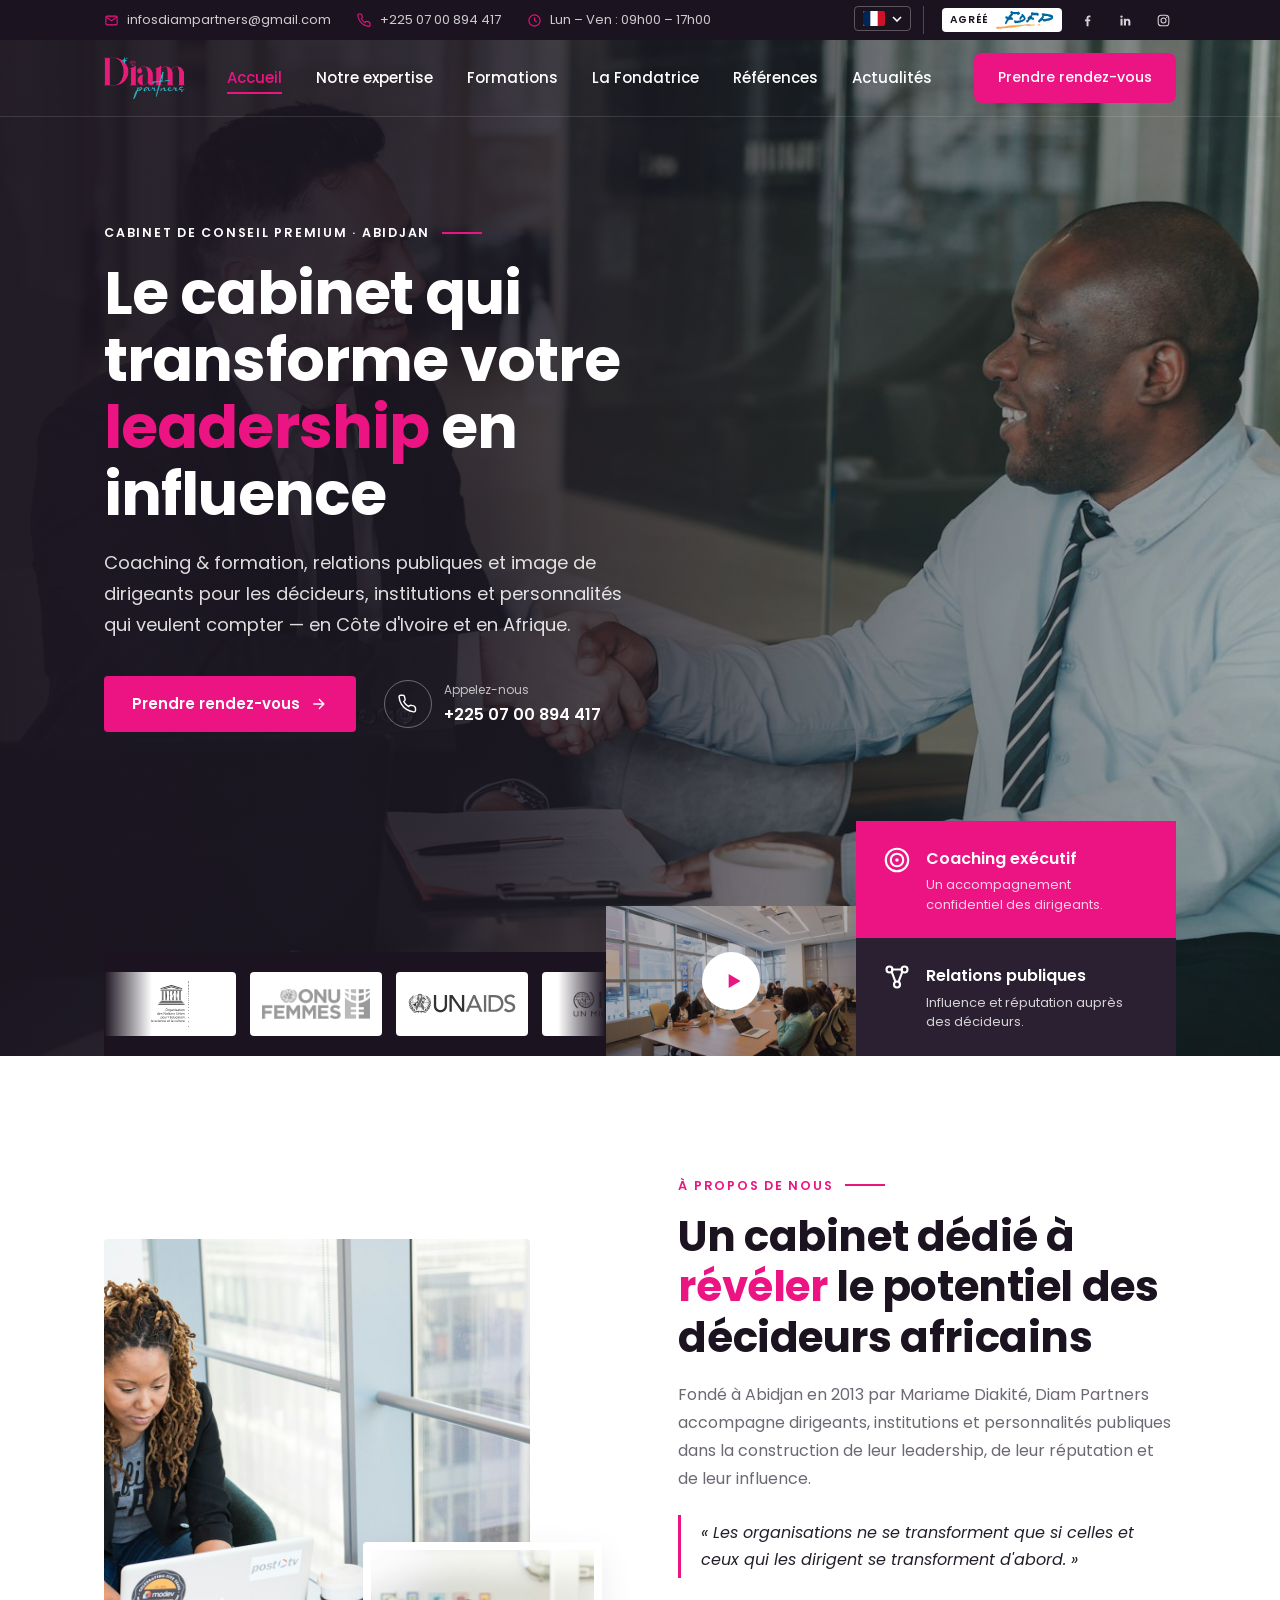
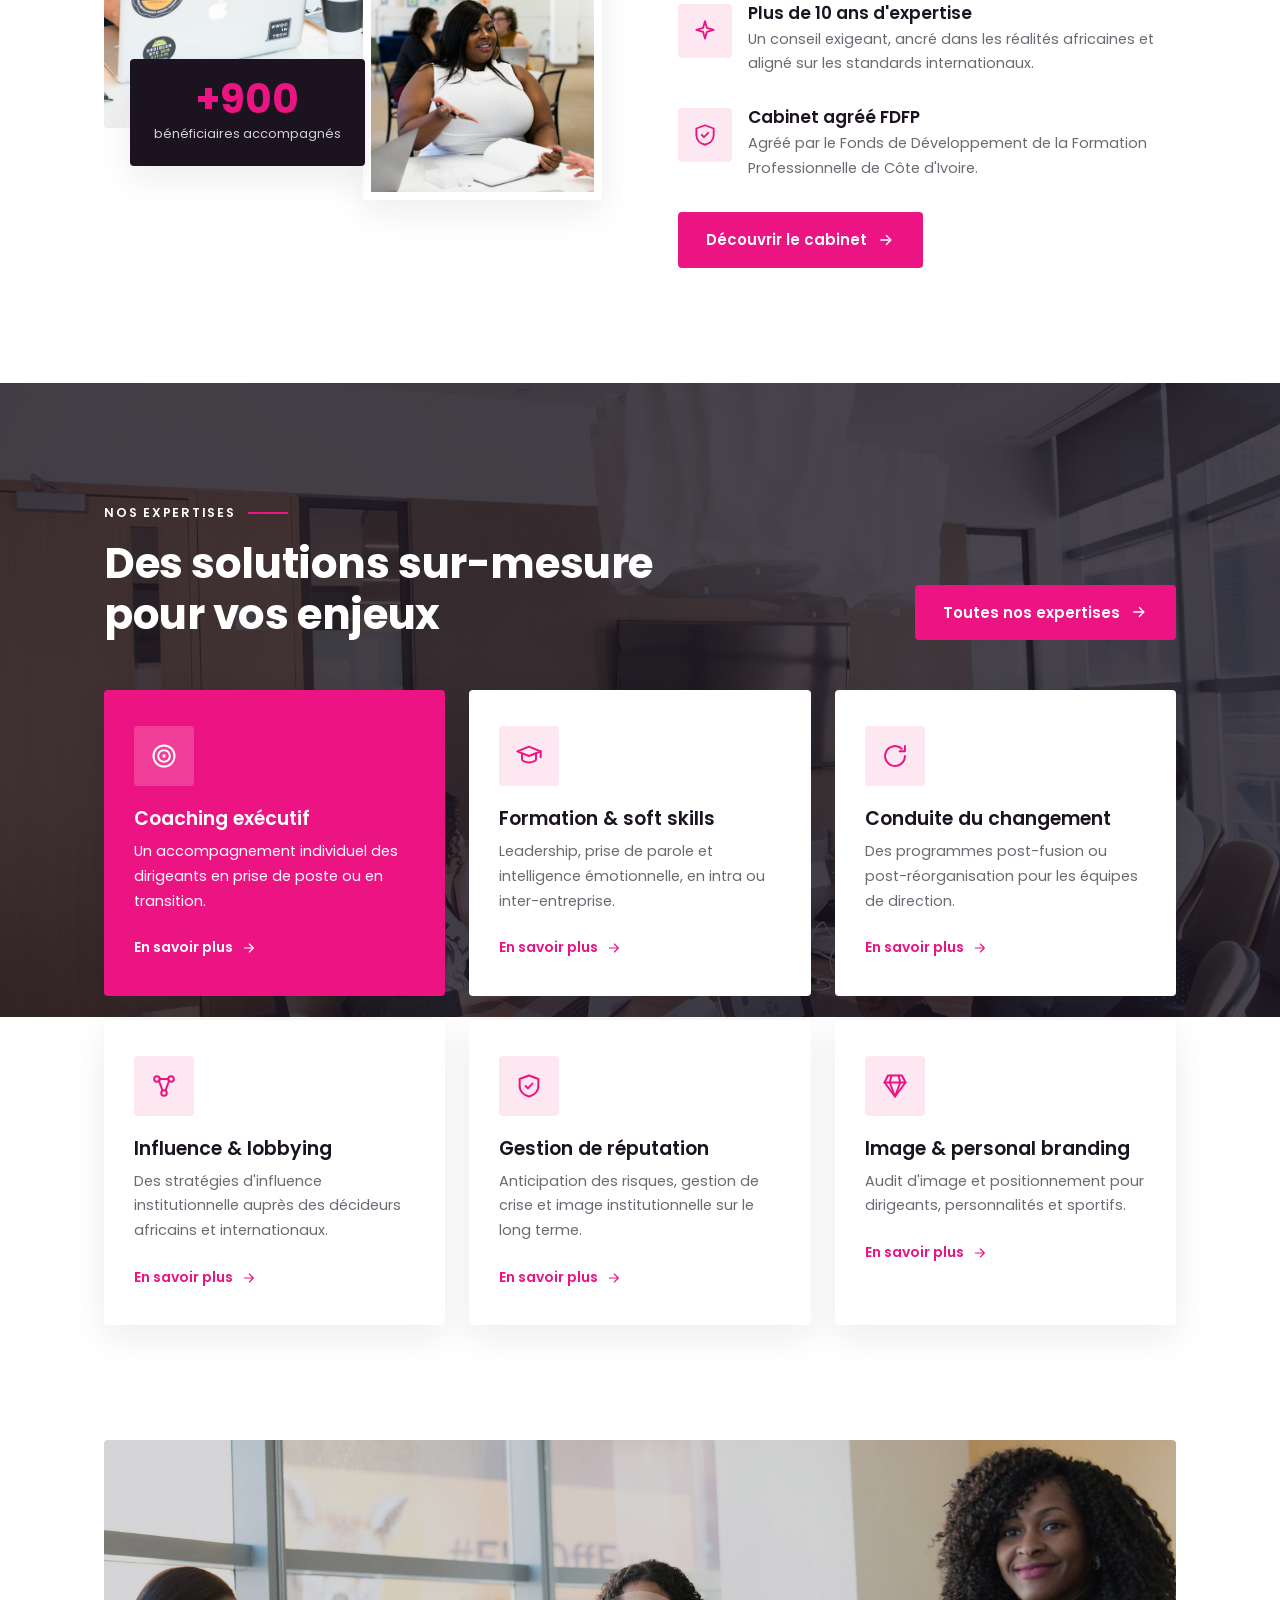
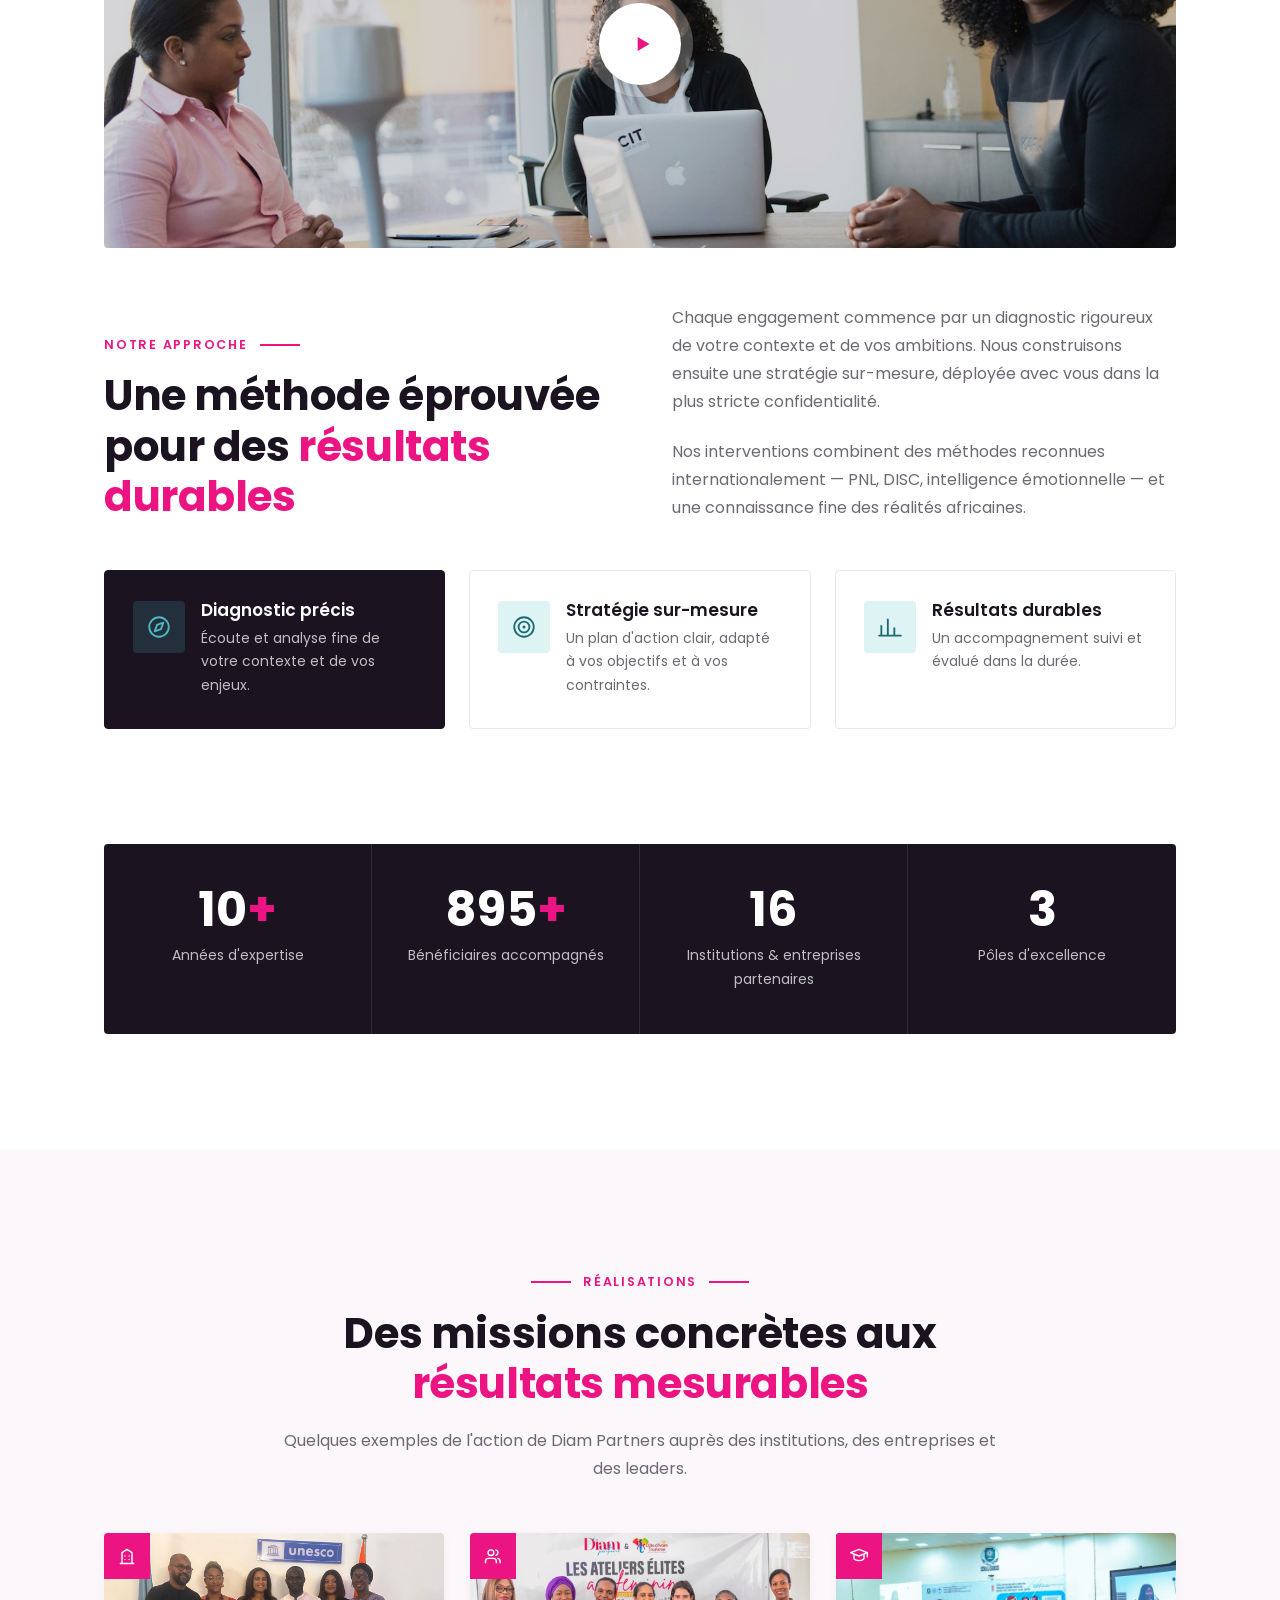
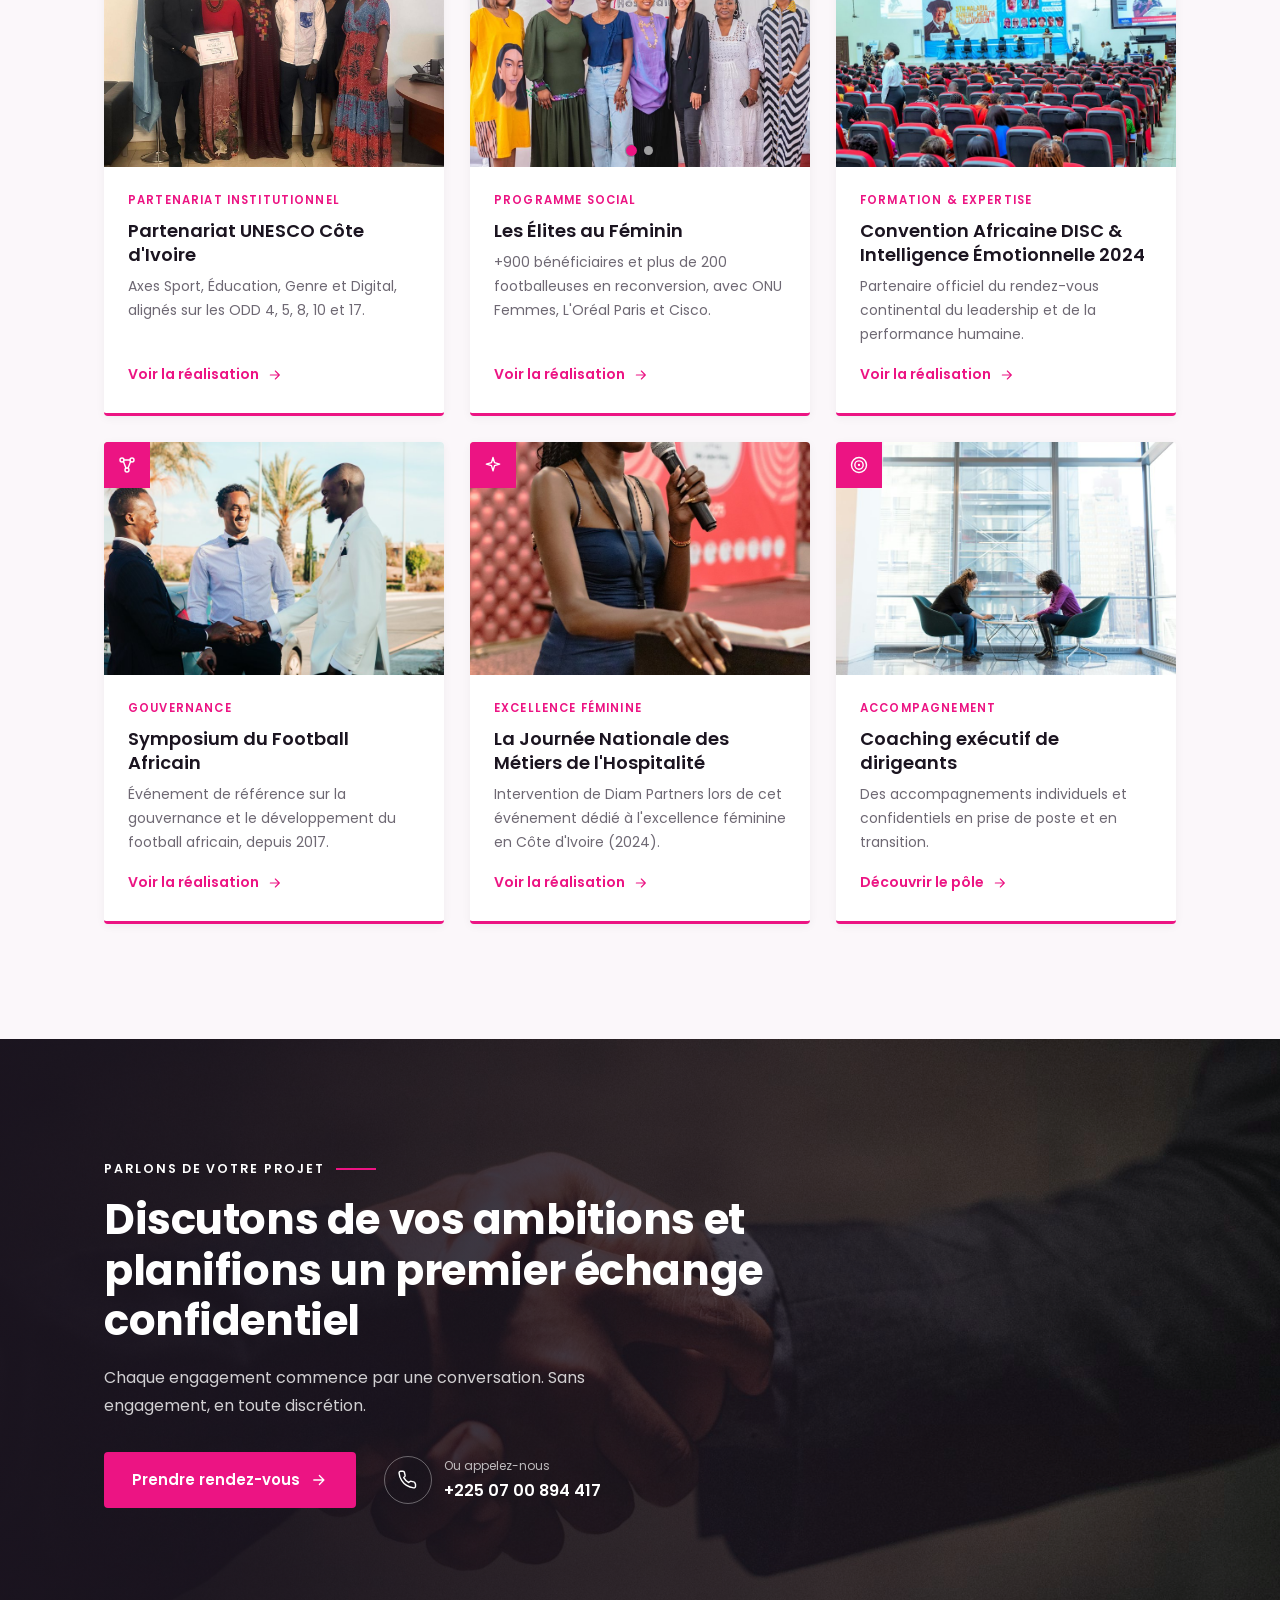
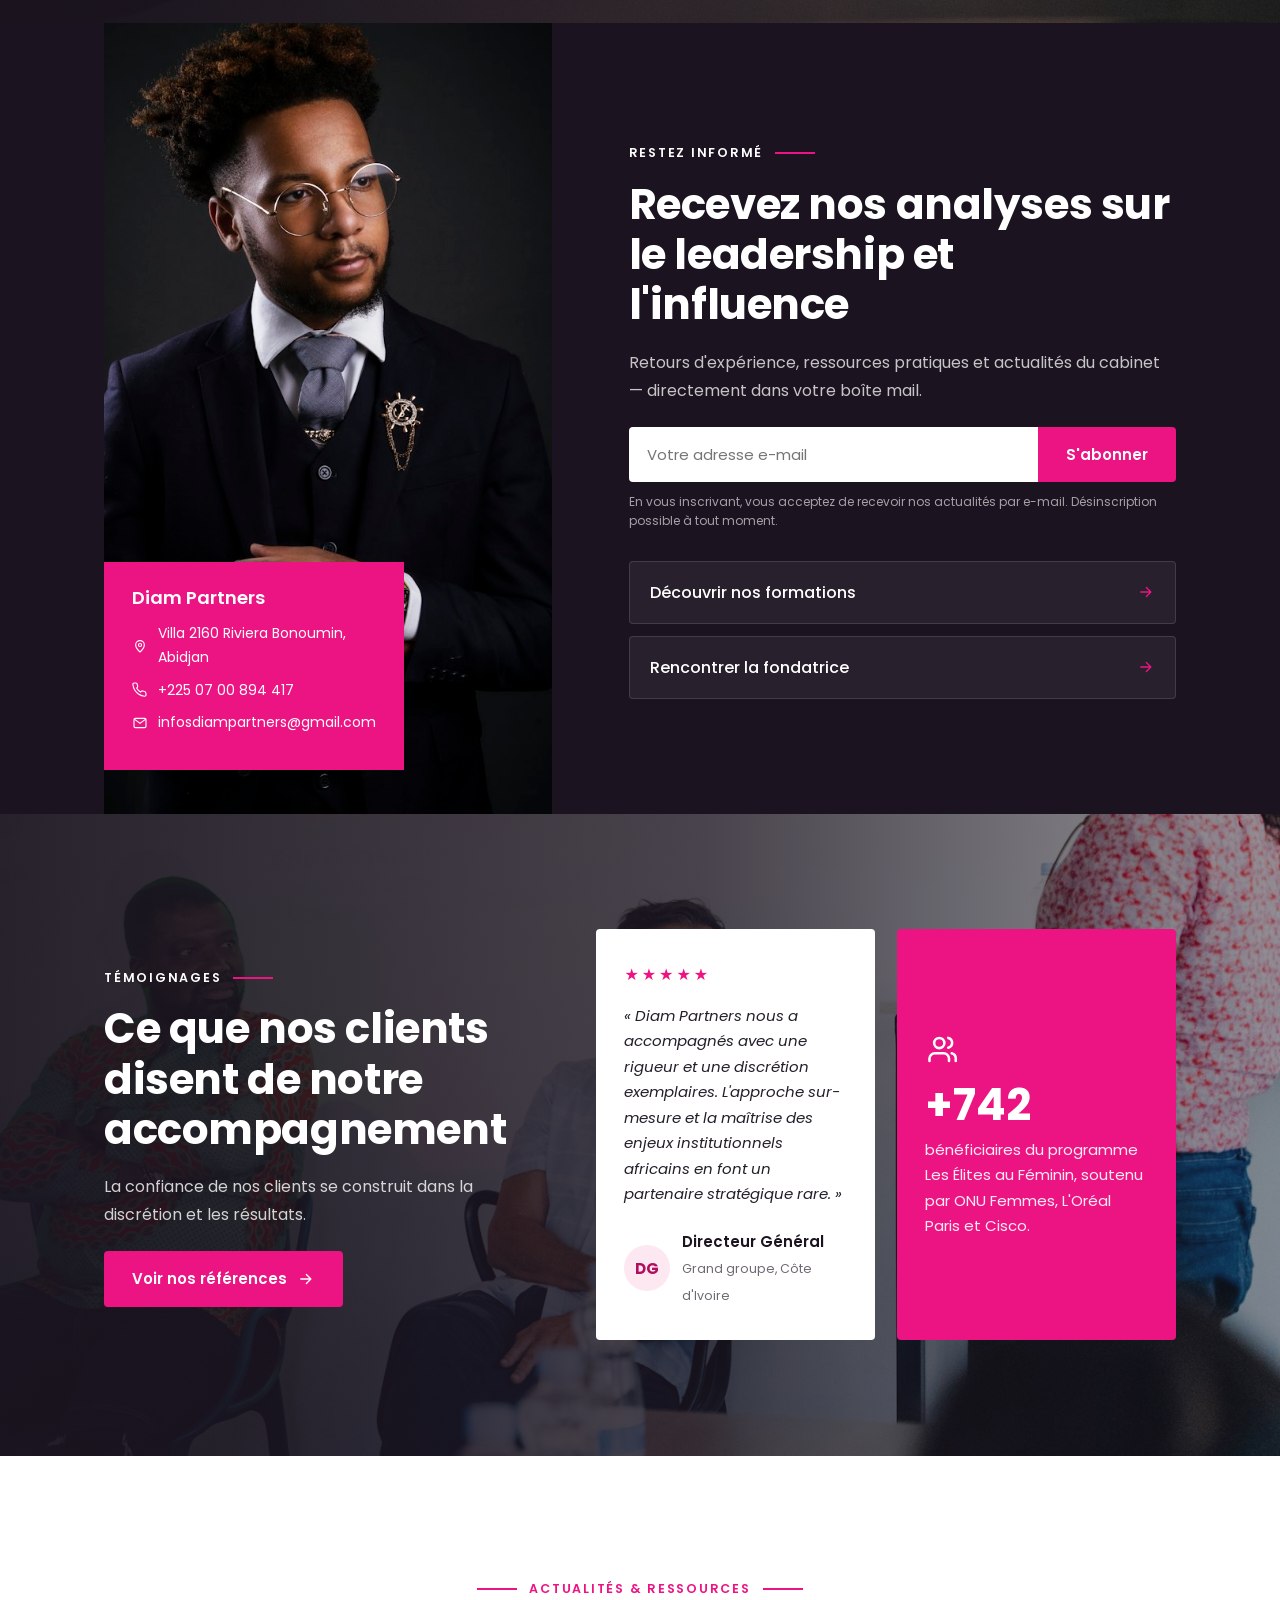
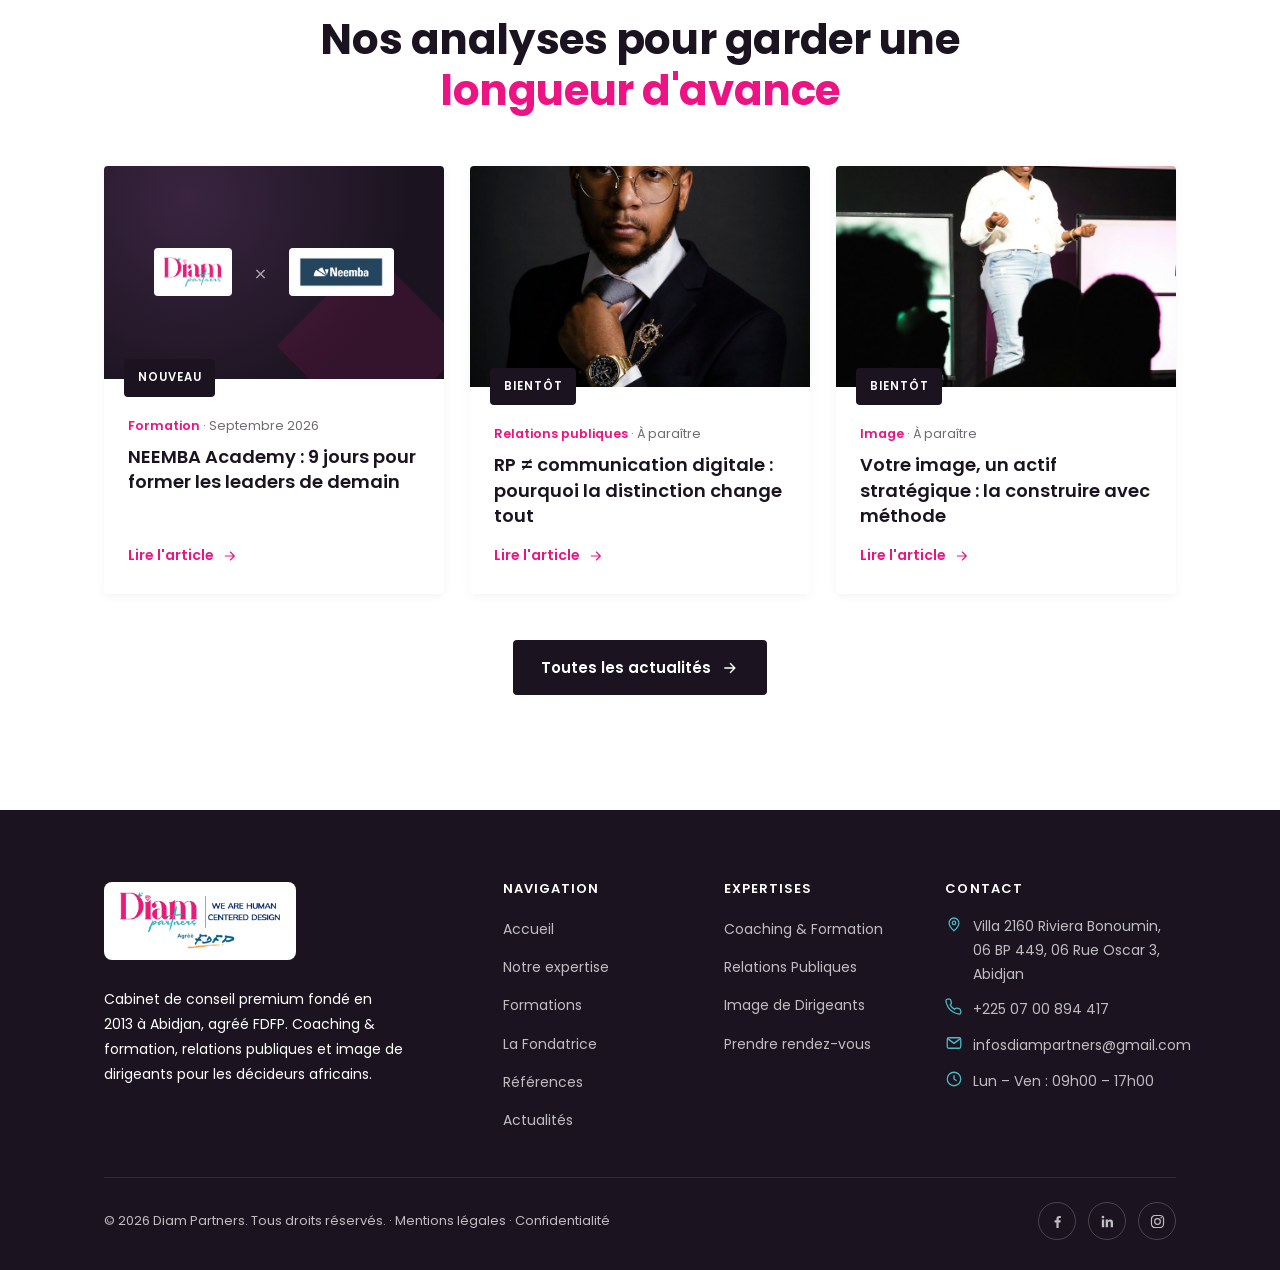
<file: index.html>
<!DOCTYPE html>
<html lang="fr">
<head>
  <meta charset="UTF-8" />
  <meta name="viewport" content="width=device-width, initial-scale=1.0" />
  <title>Diam Partners | Cabinet de conseil premium — Coaching, RP & Image · Abidjan</title>
  <meta name="description" content="Diam Partners, cabinet de conseil premium fondé à Abidjan en 2013. Coaching & formation, relations publiques stratégiques et image de dirigeants pour les décideurs africains." />
  <link rel="canonical" href="https://www.diampartners.com/" />
  <!--i18n:alt-->
  <link rel="alternate" hreflang="fr" href="https://www.diampartners.com/" />
  <link rel="alternate" hreflang="en" href="https://www.diampartners.com/en/" />
  <link rel="alternate" hreflang="zh-Hans" href="https://www.diampartners.com/zh/" />
  <link rel="alternate" hreflang="ar" href="https://www.diampartners.com/ar/" />
  <link rel="alternate" hreflang="x-default" href="https://www.diampartners.com/" />
  <!--/i18n:alt-->
  <meta property="og:type" content="website" />
  <meta property="og:locale" content="fr_FR" />
  <meta property="og:site_name" content="Diam Partners" />
  <meta property="og:title" content="Diam Partners | Cabinet de conseil premium — Abidjan" />
  <meta property="og:description" content="Coaching & formation, relations publiques et image de dirigeants pour les décideurs africains." />
  <meta property="og:image" content="https://www.diampartners.com/assets/images/cover-linkedin.jpg" />
  <meta name="twitter:card" content="summary_large_image" />
  <link rel="icon" href="data:image/svg+xml,%3Csvg xmlns='http://www.w3.org/2000/svg' viewBox='0 0 24 24'%3E%3Cpath d='M5 3h14l3 6-10 12L2 9z' fill='none' stroke='%23EC1483' stroke-width='1.8' stroke-linejoin='round'/%3E%3C/svg%3E" />
  <link rel="preconnect" href="https://fonts.googleapis.com" />
  <link rel="preconnect" href="https://fonts.gstatic.com" crossorigin />
  <link href="https://fonts.googleapis.com/css2?family=Bodoni+Moda:ital,opsz,wght@0,6..96,400..900;1,6..96,400..900&family=Pacifico&family=Poppins:wght@300;400;500;600;700&display=swap" rel="stylesheet" />
  <link rel="preload" as="image" href="assets/images/stock/hero.jpg" />
  <link rel="stylesheet" href="assets/css/style.css" />
  <script type="application/ld+json">
  {
    "@context": "https://schema.org",
    "@type": "ProfessionalService",
    "name": "Diam Partners",
    "description": "Cabinet de conseil premium : coaching & formation, relations publiques et image de dirigeants.",
    "url": "https://www.diampartners.com/",
    "slogan": "We are Human Centered Design",
    "email": "infosdiampartners@gmail.com",
    "telephone": "+225 07 00 894 417",
    "foundingDate": "2013",
    "founder": { "@type": "Person", "name": "Mariame Diakité" },
    "areaServed": "Afrique de l'Ouest",
    "sameAs": ["https://www.facebook.com/diampartners26", "https://www.linkedin.com/company/104519195/"],
    "address": { "@type": "PostalAddress", "addressLocality": "Abidjan", "addressCountry": "CI", "streetAddress": "Villa 2160 Riviera Bonoumin, 06 Rue Oscar 3", "postOfficeBoxNumber": "06 BP 449" }
  }
  </script>
</head>
<body>

<!-- ══════════════ HEADER (barre supérieure + navigation transparente) ══════════════ -->
<header class="header header--overlay" data-header>
  <div class="c-topbar">
    <div class="c-topbar__inner">
      <div class="c-topbar__left">
        <a href="mailto:infosdiampartners@gmail.com"><svg class="ico" aria-hidden="true"><use href="assets/icons.svg#i-mail"></use></svg> infosdiampartners@gmail.com</a>
        <a href="tel:+2250700894417"><svg class="ico" aria-hidden="true"><use href="assets/icons.svg#i-phone"></use></svg> +225 07 00 894 417</a>
        <span><svg class="ico" aria-hidden="true"><use href="assets/icons.svg#i-clock"></use></svg> Lun – Ven : 09h00 – 17h00</span>
      </div>
      <div class="c-topbar__social"><!--i18n:switch--><div class="c-lang c-lang--top" data-lang><button class="c-lang__btn" type="button" aria-expanded="false" aria-controls="lang-menu-top" aria-label="Langue : Français"><img class="c-lang__flag" src="assets/images/flags/fr.svg" alt="" width="22" height="15" /><svg class="c-lang__caret" viewBox="0 0 10 6" aria-hidden="true"><path d="M1 1l4 4 4-4" fill="none" stroke="currentColor" stroke-width="1.6"/></svg></button><ul class="c-lang__menu" id="lang-menu-top" hidden><li><a href="index.html" hreflang="fr" lang="fr" aria-current="true" aria-label="Français" title="Français"><img class="c-lang__flag" src="assets/images/flags/fr.svg" alt="" width="22" height="15" /></a></li><li><a href="en/index.html" hreflang="en" lang="en" aria-label="English" title="English"><img class="c-lang__flag" src="assets/images/flags/gb.svg" alt="" width="22" height="15" /></a></li><li><a href="zh/index.html" hreflang="zh-Hans" lang="zh-Hans" aria-label="中文" title="中文"><img class="c-lang__flag" src="assets/images/flags/cn.svg" alt="" width="22" height="15" /></a></li><li><a href="ar/index.html" hreflang="ar" lang="ar" aria-label="العربية" title="العربية"><img class="c-lang__flag" src="assets/images/flags/sa.svg" alt="" width="22" height="15" /></a></li></ul></div><!--/i18n:switch--><span class="c-topbar__fdfp" title="Cabinet agréé FDFP"><span>Agréé</span><img src="assets/images/fdfp-mark.svg" alt="FDFP" width="57" height="18" /></span><a class="c-topbar__icon" href="https://www.facebook.com/diampartners26" target="_blank" rel="noopener" aria-label="Facebook de Diam Partners"><svg class="ico" aria-hidden="true"><use href="assets/icons.svg#i-facebook"></use></svg></a><a class="c-topbar__icon" href="https://www.linkedin.com/company/104519195/" target="_blank" rel="noopener" aria-label="LinkedIn de Diam Partners"><svg class="ico" aria-hidden="true"><use href="assets/icons.svg#i-linkedin"></use></svg></a><!-- DÉVELOPPEUR : lien Instagram à renseigner --><a class="c-topbar__icon" href="#" aria-label="Instagram de Diam Partners"><svg class="ico" aria-hidden="true"><use href="assets/icons.svg#i-instagram"></use></svg></a></div>
    </div>
  </div>
  <nav class="nav" aria-label="Navigation principale">
    <a href="index.html" class="nav__logo" aria-label="Diam Partners — accueil"><img src="assets/images/logo.png" alt="Diam Partners" width="140" height="42" /></a>
    <ul class="nav__list" data-nav-list id="menu">
      <li><a class="nav__link" href="index.html" aria-current="page">Accueil</a></li>
      <li><a class="nav__link" href="expertise.html">Notre expertise</a></li>
      <li><a class="nav__link" href="formations.html">Formations</a></li>
      <li><a class="nav__link" href="fondatrice.html">La Fondatrice</a></li>
      <li><a class="nav__link" href="references.html">Références</a></li>
      <li><a class="nav__link" href="actualites.html">Actualités</a></li>
      <li class="c-only-mobile"><a class="nav__phone" href="tel:+2250700894417"><svg class="ico" aria-hidden="true"><use href="assets/icons.svg#i-phone"></use></svg> +225 07 00 894 417</a></li>
      <li><a class="nav__link nav__cta btn btn--primary" href="contact.html">Prendre rendez-vous</a></li>
    </ul>
    <!--i18n:mswitch--><div class="c-lang c-lang--header" data-lang><button class="c-lang__btn" type="button" aria-expanded="false" aria-controls="lang-menu-header" aria-label="Langue : Français"><img class="c-lang__flag" src="assets/images/flags/fr.svg" alt="" width="22" height="15" /><svg class="c-lang__caret" viewBox="0 0 10 6" aria-hidden="true"><path d="M1 1l4 4 4-4" fill="none" stroke="currentColor" stroke-width="1.6"/></svg></button><ul class="c-lang__menu" id="lang-menu-header" hidden><li><a href="index.html" hreflang="fr" lang="fr" aria-current="true" aria-label="Français" title="Français"><img class="c-lang__flag" src="assets/images/flags/fr.svg" alt="" width="22" height="15" /></a></li><li><a href="en/index.html" hreflang="en" lang="en" aria-label="English" title="English"><img class="c-lang__flag" src="assets/images/flags/gb.svg" alt="" width="22" height="15" /></a></li><li><a href="zh/index.html" hreflang="zh-Hans" lang="zh-Hans" aria-label="中文" title="中文"><img class="c-lang__flag" src="assets/images/flags/cn.svg" alt="" width="22" height="15" /></a></li><li><a href="ar/index.html" hreflang="ar" lang="ar" aria-label="العربية" title="العربية"><img class="c-lang__flag" src="assets/images/flags/sa.svg" alt="" width="22" height="15" /></a></li></ul></div><!--/i18n:mswitch-->
    <button class="nav__burger" data-burger aria-label="Ouvrir le menu" aria-expanded="false" aria-controls="menu"><span></span><span></span><span></span></button>
  </nav>
</header>

<main>

<!-- ══════════════ HERO PLEIN ÉCRAN ══════════════ -->
<section class="c-hero">
  <!-- DÉVELOPPEUR : photo temporaire (Unsplash, licence libre) — remplacer par assets/images/hero.jpg -->
  <img class="c-hero__bg" src="assets/images/stock/hero.jpg" alt="" fetchpriority="high" />
  <div class="c-hero__inner">
    <div class="c-hero__content" data-reveal>
      <span class="c-eyebrow">Cabinet de conseil premium · Abidjan</span>
      <h1>Le cabinet qui transforme votre <span>leadership</span> en influence</h1>
      <p class="c-hero__lead">Coaching &amp; formation, relations publiques et image de dirigeants pour les décideurs, institutions et personnalités qui veulent compter — en Côte d'Ivoire et en Afrique.</p>
      <div class="c-hero__actions">
        <a href="contact.html" class="c-btn">Prendre rendez-vous <svg class="ico" aria-hidden="true"><use href="assets/icons.svg#i-arrow"></use></svg></a>
        <a href="tel:+2250700894417" class="c-call">
          <span class="c-call__ic"><svg class="ico" aria-hidden="true"><use href="assets/icons.svg#i-phone"></use></svg></span>
          <span><small>Appelez-nous</small><b>+225 07 00 894 417</b></span>
        </a>
      </div>
    </div>
  </div>

  <!-- Bande basse : références · vidéo · cartes pôles -->
  <div class="c-hero__bar">
    <!-- Logos : fichiers officiels (Wikimedia Commons et sites des partenaires) — marques de leurs propriétaires. -->
    <div class="c-logos c-marquee" aria-label="Ils nous font confiance"><div class="c-marquee__track"><ul class="c-marquee__list"><li><img src="assets/images/refs/unesco.svg" alt="UNESCO" decoding="async" /></li><li><img src="assets/images/refs/onu-femmes.png" alt="ONU Femmes" decoding="async" /></li><li><img src="assets/images/refs/onusida.svg" alt="ONUSIDA" decoding="async" /></li><li><img src="assets/images/refs/oim.jpg" alt="OIM" decoding="async" /></li><li><img src="assets/images/refs/giz.svg" alt="GIZ" decoding="async" /></li><li><img src="assets/images/refs/caf.svg" alt="CAF — Confédération Africaine de Football" decoding="async" /></li><li><img src="assets/images/refs/ministere-femme.jpg" alt="Ministère de la Femme, de la Famille et de l'Enfant" decoding="async" /></li><li><img src="assets/images/refs/ecobank.svg" alt="Ecobank" decoding="async" /></li><li><img src="assets/images/refs/coris-bank.svg" alt="Coris Bank International" decoding="async" /></li><li><img src="assets/images/refs/bdu-ci.png" alt="BDU-CI — Banque de l'Union" decoding="async" /></li><li><img src="assets/images/refs/belife.png" alt="Belife Insurance (ex-Prudential Belife)" decoding="async" /></li><li><img src="assets/images/refs/gna-ci.png" alt="GNA-CI Assurances" decoding="async" /></li><li><img src="assets/images/refs/neemba.png" alt="Neemba" decoding="async" /></li><li><img src="assets/images/refs/accor.png" alt="Accor" decoding="async" /></li><li><img src="assets/images/refs/drayat.jpg" alt="Drayat Immobilier" decoding="async" /></li><li><img src="assets/images/refs/cote-divoire-tourisme.jpg" alt="Côte d'Ivoire Tourisme" decoding="async" /></li></ul><ul class="c-marquee__list" aria-hidden="true"><li><img src="assets/images/refs/unesco.svg" alt="UNESCO" decoding="async" /></li><li><img src="assets/images/refs/onu-femmes.png" alt="ONU Femmes" decoding="async" /></li><li><img src="assets/images/refs/onusida.svg" alt="ONUSIDA" decoding="async" /></li><li><img src="assets/images/refs/oim.jpg" alt="OIM" decoding="async" /></li><li><img src="assets/images/refs/giz.svg" alt="GIZ" decoding="async" /></li><li><img src="assets/images/refs/caf.svg" alt="CAF — Confédération Africaine de Football" decoding="async" /></li><li><img src="assets/images/refs/ministere-femme.jpg" alt="Ministère de la Femme, de la Famille et de l'Enfant" decoding="async" /></li><li><img src="assets/images/refs/ecobank.svg" alt="Ecobank" decoding="async" /></li><li><img src="assets/images/refs/coris-bank.svg" alt="Coris Bank International" decoding="async" /></li><li><img src="assets/images/refs/bdu-ci.png" alt="BDU-CI — Banque de l'Union" decoding="async" /></li><li><img src="assets/images/refs/belife.png" alt="Belife Insurance (ex-Prudential Belife)" decoding="async" /></li><li><img src="assets/images/refs/gna-ci.png" alt="GNA-CI Assurances" decoding="async" /></li><li><img src="assets/images/refs/neemba.png" alt="Neemba" decoding="async" /></li><li><img src="assets/images/refs/accor.png" alt="Accor" decoding="async" /></li><li><img src="assets/images/refs/drayat.jpg" alt="Drayat Immobilier" decoding="async" /></li><li><img src="assets/images/refs/cote-divoire-tourisme.jpg" alt="Côte d'Ivoire Tourisme" decoding="async" /></li></ul></div></div>
    <div class="c-video">
      <img src="assets/images/stock/hero-video.jpg" alt="Séance de travail d'équipe en salle de réunion" loading="lazy" />
      <!-- DÉVELOPPEUR : brancher ici la vidéo de présentation (YouTube / lightbox) -->
      <span class="c-play" aria-hidden="true"><svg class="ico"><use href="assets/icons.svg#i-play"></use></svg></span>
    </div>
    <div class="c-hcards">
      <a href="expertise.html#coaching" class="c-hcard">
        <svg class="ico" aria-hidden="true"><use href="assets/icons.svg#i-target"></use></svg>
        <span><b>Coaching exécutif</b><small>Un accompagnement confidentiel des dirigeants.</small></span>
      </a>
      <a href="expertise.html#rp" class="c-hcard">
        <svg class="ico" aria-hidden="true"><use href="assets/icons.svg#i-network"></use></svg>
        <span><b>Relations publiques</b><small>Influence et réputation auprès des décideurs.</small></span>
      </a>
    </div>
  </div>
</section>

<!-- ══════════════ À PROPOS ══════════════ -->
<section class="section">
  <div class="container c-about__grid">
    <div class="c-collage" data-reveal>
      <!-- DÉVELOPPEUR : photos temporaires (Unsplash) — remplacer par vos photos -->
      <img class="c-collage__main" src="assets/images/stock/about-1.jpg" alt="Consultante Diam Partners au travail" loading="lazy" />
      <img class="c-collage__sub" src="assets/images/stock/about-2.jpg" alt="Échange avec une cliente" loading="lazy" />
      <div class="c-collage__badge"><b>+<span data-count="900">900</span></b><span>bénéficiaires accompagnés</span></div>
    </div>
    <div data-reveal data-delay="1">
      <span class="c-eyebrow">À propos de nous</span>
      <h2 class="c-title">Un cabinet dédié à <span>révéler</span> le potentiel des décideurs africains</h2>
      <p class="c-text">Fondé à Abidjan en 2013 par Mariame Diakité, Diam Partners accompagne dirigeants, institutions et personnalités publiques dans la construction de leur leadership, de leur réputation et de leur influence.</p>
      <p class="c-quote">« Les organisations ne se transforment que si celles et ceux qui les dirigent se transforment d'abord. »</p>
      <div class="c-exp">
        <span class="c-exp__ic"><svg class="ico" aria-hidden="true"><use href="assets/icons.svg#i-spark"></use></svg></span>
        <div><h4>Plus de 10 ans d'expertise</h4><p>Un conseil exigeant, ancré dans les réalités africaines et aligné sur les standards internationaux.</p></div>
      </div>
      <div class="c-exp">
        <span class="c-exp__ic"><svg class="ico" aria-hidden="true"><use href="assets/icons.svg#i-shield"></use></svg></span>
        <div><h4>Cabinet agréé FDFP</h4><p>Agréé par le Fonds de Développement de la Formation Professionnelle de Côte d'Ivoire.</p></div>
      </div>
      <a href="fondatrice.html" class="c-btn">Découvrir le cabinet <svg class="ico" aria-hidden="true"><use href="assets/icons.svg#i-arrow"></use></svg></a>
    </div>
  </div>
</section>

<!-- ══════════════ SERVICES (bande photo sombre) ══════════════ -->
<section class="c-services">
  <div class="c-services__band" aria-hidden="true"><img src="assets/images/stock/services-bg.jpg" alt="" loading="lazy" /></div>
  <div class="container">
    <div class="c-head c-head--split" data-reveal>
      <div>
        <span class="c-eyebrow">Nos expertises</span>
        <h2 class="c-title">Des solutions sur-mesure<br>pour vos enjeux</h2>
      </div>
      <a href="expertise.html" class="c-btn">Toutes nos expertises <svg class="ico" aria-hidden="true"><use href="assets/icons.svg#i-arrow"></use></svg></a>
    </div>
    <div class="c-services__grid">
      <a href="expertise.html#coaching" class="c-scard c-scard--active" data-reveal>
        <span class="c-scard__ic"><svg class="ico" aria-hidden="true"><use href="assets/icons.svg#i-target"></use></svg></span>
        <h3>Coaching exécutif</h3>
        <p>Un accompagnement individuel des dirigeants en prise de poste ou en transition.</p>
        <span class="c-more">En savoir plus <svg class="ico" aria-hidden="true"><use href="assets/icons.svg#i-arrow"></use></svg></span>
      </a>
      <a href="expertise.html#coaching" class="c-scard" data-reveal data-delay="1">
        <span class="c-scard__ic"><svg class="ico" aria-hidden="true"><use href="assets/icons.svg#i-cap"></use></svg></span>
        <h3>Formation &amp; soft skills</h3>
        <p>Leadership, prise de parole et intelligence émotionnelle, en intra ou inter-entreprise.</p>
        <span class="c-more">En savoir plus <svg class="ico" aria-hidden="true"><use href="assets/icons.svg#i-arrow"></use></svg></span>
      </a>
      <a href="expertise.html#coaching" class="c-scard" data-reveal data-delay="2">
        <span class="c-scard__ic"><svg class="ico" aria-hidden="true"><use href="assets/icons.svg#i-refresh"></use></svg></span>
        <h3>Conduite du changement</h3>
        <p>Des programmes post-fusion ou post-réorganisation pour les équipes de direction.</p>
        <span class="c-more">En savoir plus <svg class="ico" aria-hidden="true"><use href="assets/icons.svg#i-arrow"></use></svg></span>
      </a>
      <a href="expertise.html#rp" class="c-scard" data-reveal>
        <span class="c-scard__ic"><svg class="ico" aria-hidden="true"><use href="assets/icons.svg#i-network"></use></svg></span>
        <h3>Influence &amp; lobbying</h3>
        <p>Des stratégies d'influence institutionnelle auprès des décideurs africains et internationaux.</p>
        <span class="c-more">En savoir plus <svg class="ico" aria-hidden="true"><use href="assets/icons.svg#i-arrow"></use></svg></span>
      </a>
      <a href="expertise.html#rp" class="c-scard" data-reveal data-delay="1">
        <span class="c-scard__ic"><svg class="ico" aria-hidden="true"><use href="assets/icons.svg#i-shield"></use></svg></span>
        <h3>Gestion de réputation</h3>
        <p>Anticipation des risques, gestion de crise et image institutionnelle sur le long terme.</p>
        <span class="c-more">En savoir plus <svg class="ico" aria-hidden="true"><use href="assets/icons.svg#i-arrow"></use></svg></span>
      </a>
      <a href="expertise.html#image" class="c-scard" data-reveal data-delay="2">
        <span class="c-scard__ic"><svg class="ico" aria-hidden="true"><use href="assets/icons.svg#i-diamond"></use></svg></span>
        <h3>Image &amp; personal branding</h3>
        <p>Audit d'image et positionnement pour dirigeants, personnalités et sportifs.</p>
        <span class="c-more">En savoir plus <svg class="ico" aria-hidden="true"><use href="assets/icons.svg#i-arrow"></use></svg></span>
      </a>
    </div>
  </div>
</section>

<!-- ══════════════ MÉTHODOLOGIE ══════════════ -->
<section class="section" style="padding-top:0;">
  <div class="container">
    <div class="c-method__media" data-reveal>
      <img src="assets/images/stock/methodologie.jpg" alt="Atelier de travail entre consultantes et clientes" loading="lazy" />
      <!-- DÉVELOPPEUR : brancher ici la vidéo de présentation -->
      <span class="c-play" aria-hidden="true"><svg class="ico"><use href="assets/icons.svg#i-play"></use></svg></span>
    </div>
    <div class="c-method__head" data-reveal>
      <div>
        <span class="c-eyebrow">Notre approche</span>
        <h2 class="c-title">Une méthode éprouvée pour des <span>résultats durables</span></h2>
      </div>
      <div>
        <p class="c-text">Chaque engagement commence par un diagnostic rigoureux de votre contexte et de vos ambitions. Nous construisons ensuite une stratégie sur-mesure, déployée avec vous dans la plus stricte confidentialité.</p>
        <p class="c-text">Nos interventions combinent des méthodes reconnues internationalement — PNL, DISC, intelligence émotionnelle — et une connaissance fine des réalités africaines.</p>
      </div>
    </div>
    <div class="c-feats">
      <div class="c-feat c-feat--active" data-reveal>
        <span class="c-feat__ic"><svg class="ico" aria-hidden="true"><use href="assets/icons.svg#i-compass"></use></svg></span>
        <div><h4>Diagnostic précis</h4><p>Écoute et analyse fine de votre contexte et de vos enjeux.</p></div>
      </div>
      <div class="c-feat" data-reveal data-delay="1">
        <span class="c-feat__ic"><svg class="ico" aria-hidden="true"><use href="assets/icons.svg#i-target"></use></svg></span>
        <div><h4>Stratégie sur-mesure</h4><p>Un plan d'action clair, adapté à vos objectifs et à vos contraintes.</p></div>
      </div>
      <div class="c-feat" data-reveal data-delay="2">
        <span class="c-feat__ic"><svg class="ico" aria-hidden="true"><use href="assets/icons.svg#i-chart"></use></svg></span>
        <div><h4>Résultats durables</h4><p>Un accompagnement suivi et évalué dans la durée.</p></div>
      </div>
    </div>
  </div>
</section>

<!-- ══════════════ CHIFFRES ══════════════ -->
<section style="padding-bottom:var(--section-y);">
  <div class="container">
    <div class="c-stats" data-reveal>
      <div class="c-stat"><b><span data-count="10">10</span><em>+</em></b><span>Années d'expertise</span></div>
      <div class="c-stat"><b><span data-count="900">900</span><em>+</em></b><span>Bénéficiaires accompagnés</span></div>
      <div class="c-stat"><b><span data-count="16">16</span></b><span>Institutions &amp; entreprises partenaires</span></div>
      <div class="c-stat"><b><span data-count="3">3</span></b><span>Pôles d'excellence</span></div>
    </div>
  </div>
</section>

<!-- ══════════════ ÉTUDES DE CAS ══════════════ -->
<section class="section section--soft">
  <div class="container">
    <div class="c-head c-head--center" data-reveal>
      <span class="c-eyebrow c-eyebrow--center">Réalisations</span>
      <h2 class="c-title">Des missions concrètes aux <span>résultats mesurables</span></h2>
      <p class="c-text">Quelques exemples de l'action de Diam Partners auprès des institutions, des entreprises et des leaders.</p>
    </div>
    <div class="c-cases__grid">
      <a href="references.html" class="c-case" data-reveal>
        <div class="c-case__img"><img src="assets/images/unesco-cote-divoire.jpg" alt="Remise d'un certificat de remerciement « Les Ateliers Élites au Féminin » dans les locaux de l'UNESCO Côte d'Ivoire" loading="lazy" style="object-position: center top" /><span class="c-case__tag"><svg class="ico" aria-hidden="true"><use href="assets/icons.svg#i-building"></use></svg></span></div>
        <div class="c-case__body"><span class="c-case__cat">Partenariat institutionnel</span><h3>Partenariat UNESCO Côte d'Ivoire</h3><p>Axes Sport, Éducation, Genre et Digital, alignés sur les ODD 4, 5, 8, 10 et 17.</p><span class="c-more">Voir la réalisation <svg class="ico" aria-hidden="true"><use href="assets/icons.svg#i-arrow"></use></svg></span></div>
      </a>
      <a href="references.html" class="c-case" data-reveal data-delay="1">
        <div class="c-case__img c-slides" data-slides><img class="is-active" src="assets/images/elites-hospitalite.jpg" alt="Participantes des Ateliers Élites au Féminin, édition Hospitalité, organisés par Diam Partners et Côte d'Ivoire Tourisme" loading="lazy" /><img src="assets/images/elites-treichville.jpg" alt="Remise de certificat lors des Ateliers Élites au Féminin à Treichville, programme de formation et d'insertion du 30 octobre au 4 novembre 2023" loading="lazy" style="object-position: center 30%" /><span class="c-slides__dots"><button type="button" aria-label="Photo 1" aria-pressed="true"></button><button type="button" aria-label="Photo 2" aria-pressed="false"></button></span><span class="c-case__tag"><svg class="ico" aria-hidden="true"><use href="assets/icons.svg#i-users"></use></svg></span></div>
        <div class="c-case__body"><span class="c-case__cat">Programme social</span><h3>Les Élites au Féminin</h3><p>+900 bénéficiaires et plus de 200 footballeuses en reconversion, avec ONU Femmes, L'Oréal Paris et Cisco.</p><span class="c-more">Voir la réalisation <svg class="ico" aria-hidden="true"><use href="assets/icons.svg#i-arrow"></use></svg></span></div>
      </a>
      <a href="references.html" class="c-case" data-reveal data-delay="2">
        <div class="c-case__img"><img src="assets/images/stock/case-3.jpg" alt="Auditorium d'une convention professionnelle" loading="lazy" /><span class="c-case__tag"><svg class="ico" aria-hidden="true"><use href="assets/icons.svg#i-cap"></use></svg></span></div>
        <div class="c-case__body"><span class="c-case__cat">Formation &amp; expertise</span><h3>Convention Africaine DISC &amp; Intelligence Émotionnelle 2024</h3><p>Partenaire officiel du rendez-vous continental du leadership et de la performance humaine.</p><span class="c-more">Voir la réalisation <svg class="ico" aria-hidden="true"><use href="assets/icons.svg#i-arrow"></use></svg></span></div>
      </a>
      <a href="references.html" class="c-case" data-reveal>
        <div class="c-case__img"><img src="assets/images/stock/case-4.jpg" alt="Partenaires se saluant lors d'un événement" loading="lazy" /><span class="c-case__tag"><svg class="ico" aria-hidden="true"><use href="assets/icons.svg#i-network"></use></svg></span></div>
        <div class="c-case__body"><span class="c-case__cat">Gouvernance</span><h3>Symposium du Football Africain</h3><p>Événement de référence sur la gouvernance et le développement du football africain, depuis 2017.</p><span class="c-more">Voir la réalisation <svg class="ico" aria-hidden="true"><use href="assets/icons.svg#i-arrow"></use></svg></span></div>
      </a>
      <a href="references.html" class="c-case" data-reveal data-delay="1">
        <div class="c-case__img"><img src="assets/images/stock/case-5.jpg" alt="Prise de parole lors d'un événement dédié aux femmes" loading="lazy" /><span class="c-case__tag"><svg class="ico" aria-hidden="true"><use href="assets/icons.svg#i-spark"></use></svg></span></div>
        <div class="c-case__body"><span class="c-case__cat">Excellence féminine</span><h3>La Journée Nationale des Métiers de l'Hospitalité</h3><p>Intervention de Diam Partners lors de cet événement dédié à l'excellence féminine en Côte d'Ivoire (2024).</p><span class="c-more">Voir la réalisation <svg class="ico" aria-hidden="true"><use href="assets/icons.svg#i-arrow"></use></svg></span></div>
      </a>
      <a href="expertise.html#coaching" class="c-case" data-reveal data-delay="2">
        <div class="c-case__img"><img src="assets/images/stock/case-6.jpg" alt="Séance de coaching individuel" loading="lazy" /><span class="c-case__tag"><svg class="ico" aria-hidden="true"><use href="assets/icons.svg#i-target"></use></svg></span></div>
        <div class="c-case__body"><span class="c-case__cat">Accompagnement</span><h3>Coaching exécutif de dirigeants</h3><p>Des accompagnements individuels et confidentiels en prise de poste et en transition.</p><span class="c-more">Découvrir le pôle <svg class="ico" aria-hidden="true"><use href="assets/icons.svg#i-arrow"></use></svg></span></div>
      </a>
    </div>
  </div>
</section>

<!-- ══════════════ BANDEAU CTA SUR PHOTO ══════════════ -->
<section class="c-photo-band c-cta">
  <img class="bg" src="assets/images/stock/cta-bg.jpg" alt="" loading="lazy" />
  <div class="c-photo-band__inner" data-reveal>
    <span class="c-eyebrow">Parlons de votre projet</span>
    <h2 class="c-title">Discutons de vos ambitions et planifions un premier échange confidentiel</h2>
    <p class="c-text">Chaque engagement commence par une conversation. Sans engagement, en toute discrétion.</p>
    <div class="c-cta__actions">
      <a href="contact.html" class="c-btn">Prendre rendez-vous <svg class="ico" aria-hidden="true"><use href="assets/icons.svg#i-arrow"></use></svg></a>
      <a href="tel:+2250700894417" class="c-call">
        <span class="c-call__ic"><svg class="ico" aria-hidden="true"><use href="assets/icons.svg#i-phone"></use></svg></span>
        <span><small>Ou appelez-nous</small><b>+225 07 00 894 417</b></span>
      </a>
    </div>
  </div>
</section>

<!-- ══════════════ NEWSLETTER / CONTACT ══════════════ -->
<section class="c-news">
  <div class="c-news__grid">
    <div class="c-news__media">
      <img src="assets/images/stock/newsletter.jpg" alt="Dirigeant en costume" loading="lazy" />
      <div class="c-news__card">
        <h4>Diam Partners</h4>
        <p><svg class="ico" aria-hidden="true"><use href="assets/icons.svg#i-pin"></use></svg> Villa 2160 Riviera Bonoumin, Abidjan</p>
        <a href="tel:+2250700894417"><svg class="ico" aria-hidden="true"><use href="assets/icons.svg#i-phone"></use></svg> +225 07 00 894 417</a>
        <a href="mailto:infosdiampartners@gmail.com"><svg class="ico" aria-hidden="true"><use href="assets/icons.svg#i-mail"></use></svg> infosdiampartners@gmail.com</a>
      </div>
    </div>
    <div class="c-news__body" data-reveal>
      <span class="c-eyebrow">Restez informé</span>
      <h2 class="c-title">Recevez nos analyses sur le leadership et l'influence</h2>
      <p class="c-text">Retours d'expérience, ressources pratiques et actualités du cabinet — directement dans votre boîte mail.</p>
      <form data-newsletter action="https://formsubmit.co/contact@diampartners.com" method="POST" aria-label="Inscription à la newsletter">
        <input type="hidden" name="_subject" value="Nouvelle inscription à la newsletter — site Diam Partners" /><input type="hidden" name="_template" value="table" /><input type="hidden" name="_captcha" value="false" /><input type="text" name="_honey" class="hp" tabindex="-1" autocomplete="off" aria-hidden="true" />
        <div class="c-news__row">
          <input type="email" name="email" placeholder="Votre adresse e-mail" required aria-label="Votre adresse e-mail" autocomplete="email" />
          <button type="submit" class="c-btn">S'abonner</button>
        </div>
        <p class="c-news__legal">En vous inscrivant, vous acceptez de recevoir nos actualités par e-mail. Désinscription possible à tout moment.</p>
        <p class="c-news__note" data-newsletter-note hidden></p>
      </form>
      <div class="c-links">
        <a href="formations.html">Découvrir nos formations <svg class="ico" aria-hidden="true"><use href="assets/icons.svg#i-arrow"></use></svg></a>
        <a href="fondatrice.html">Rencontrer la fondatrice <svg class="ico" aria-hidden="true"><use href="assets/icons.svg#i-arrow"></use></svg></a>
      </div>
    </div>
  </div>
</section>

<!-- ══════════════ TÉMOIGNAGES ══════════════ -->
<section class="c-photo-band">
  <img class="bg" src="assets/images/stock/temoignages-bg.jpg" alt="" loading="lazy" />
  <div class="c-photo-band__inner c-testi__inner">
    <div data-reveal>
      <span class="c-eyebrow">Témoignages</span>
      <h2 class="c-title">Ce que nos clients disent de notre accompagnement</h2>
      <p class="c-text">La confiance de nos clients se construit dans la discrétion et les résultats.</p>
      <a href="references.html" class="c-btn">Voir nos références <svg class="ico" aria-hidden="true"><use href="assets/icons.svg#i-arrow"></use></svg></a>
    </div>
    <div class="c-testi__cards">
      <!-- Témoignage réel, anonymisé à la demande du client. Aucun faux témoignage n'est fabriqué. -->
      <div class="c-tcard" data-reveal data-delay="1">
        <div class="c-tcard__stars" aria-label="5 étoiles sur 5">★★★★★</div>
        <p>« Diam Partners nous a accompagnés avec une rigueur et une discrétion exemplaires. L'approche sur-mesure et la maîtrise des enjeux institutionnels africains en font un partenaire stratégique rare. »</p>
        <div class="c-tcard__author"><span class="c-tcard__avatar">DG</span><div><b>Directeur Général</b><small>Grand groupe, Côte d'Ivoire</small></div></div>
      </div>
      <div class="c-tcard c-tcard--proof" data-reveal data-delay="2">
        <svg class="ico" aria-hidden="true"><use href="assets/icons.svg#i-users"></use></svg>
        <b>+<span data-count="900">900</span></b>
        <p>bénéficiaires du programme Les Élites au Féminin, soutenu par ONU Femmes, L'Oréal Paris et Cisco.</p>
      </div>
    </div>
  </div>
</section>

<!-- ══════════════ BLOG ══════════════ -->
<section class="section">
  <div class="container">
    <div class="c-head c-head--center" data-reveal>
      <span class="c-eyebrow c-eyebrow--center">Actualités &amp; ressources</span>
      <h2 class="c-title">Nos analyses pour garder une <span>longueur d'avance</span></h2>
    </div>
    <div class="c-blog__grid">
      <a href="actualite-neemba-academy.html" class="c-post" data-reveal>
        <div class="c-post__img"><div class="c-brandvis c-brandvis--sm"><div class="c-brandvis__logos"><span><img src="assets/images/logo.png" alt="Diam Partners" /></span><span class="x">×</span><span><img src="assets/images/refs/neemba.png" alt="Neemba" /></span></div></div><span class="c-post__badge">Nouveau</span></div>
        <div class="c-post__body"><div class="c-post__meta"><b>Formation</b> · Septembre 2026</div><h3>NEEMBA Academy : 9 jours pour former les leaders de demain</h3><span class="c-more">Lire l'article <svg class="ico" aria-hidden="true"><use href="assets/icons.svg#i-arrow"></use></svg></span></div>
      </a>
      <a href="actualites.html" class="c-post" data-reveal data-delay="1">
        <div class="c-post__img"><img src="assets/images/stock/blog-2.jpg" alt="Dirigeant en costume" loading="lazy" /><span class="c-post__badge">Bientôt</span></div>
        <div class="c-post__body"><div class="c-post__meta"><b>Relations publiques</b> · À paraître</div><h3>RP ≠ communication digitale : pourquoi la distinction change tout</h3><span class="c-more">Lire l'article <svg class="ico" aria-hidden="true"><use href="assets/icons.svg#i-arrow"></use></svg></span></div>
      </a>
      <a href="actualites.html" class="c-post" data-reveal data-delay="2">
        <div class="c-post__img"><img src="assets/images/stock/blog-3.jpg" alt="Intervenante sur scène" loading="lazy" /><span class="c-post__badge">Bientôt</span></div>
        <div class="c-post__body"><div class="c-post__meta"><b>Image</b> · À paraître</div><h3>Votre image, un actif stratégique : la construire avec méthode</h3><span class="c-more">Lire l'article <svg class="ico" aria-hidden="true"><use href="assets/icons.svg#i-arrow"></use></svg></span></div>
      </a>
    </div>
    <div class="c-center" data-reveal><a href="actualites.html" class="c-btn c-btn--dark">Toutes les actualités <svg class="ico" aria-hidden="true"><use href="assets/icons.svg#i-arrow"></use></svg></a></div>
  </div>
</section>

</main>

<!-- ══════════════ FOOTER ══════════════ -->
<footer class="footer">
  <div class="container">
    <div class="footer__grid">
      <div class="footer__brand">
        <span class="footer__logo-plate"><img src="assets/images/logo-footer.png" alt="Diam Partners — We are Human Centered Design — Cabinet agréé FDFP" width="251" height="91" /></span>
        <p>Cabinet de conseil premium fondé en 2013 à Abidjan, agréé FDFP. Coaching &amp; formation, relations publiques et image de dirigeants pour les décideurs africains.</p>
      </div>
      <div class="footer__col"><h4>Navigation</h4><ul>
        <li><a href="index.html">Accueil</a></li>
        <li><a href="expertise.html">Notre expertise</a></li>
        <li><a href="formations.html">Formations</a></li>
        <li><a href="fondatrice.html">La Fondatrice</a></li>
        <li><a href="references.html">Références</a></li>
        <li><a href="actualites.html">Actualités</a></li>
      </ul></div>
      <div class="footer__col"><h4>Expertises</h4><ul>
        <li><a href="expertise.html#coaching">Coaching &amp; Formation</a></li>
        <li><a href="expertise.html#rp">Relations Publiques</a></li>
        <li><a href="expertise.html#image">Image de Dirigeants</a></li>
        <li><a href="contact.html">Prendre rendez-vous</a></li>
      </ul></div>
      <div class="footer__col"><h4>Contact</h4>
        <div class="footer__contact"><span class="ic"><svg class="ico ico--sm" aria-hidden="true"><use href="assets/icons.svg#i-pin"></use></svg></span><span>Villa 2160 Riviera Bonoumin, 06 BP 449, 06 Rue Oscar 3, Abidjan</span></div>
        <div class="footer__contact"><span class="ic"><svg class="ico ico--sm" aria-hidden="true"><use href="assets/icons.svg#i-phone"></use></svg></span><a href="tel:+2250700894417">+225 07 00 894 417</a></div>
        <div class="footer__contact"><span class="ic"><svg class="ico ico--sm" aria-hidden="true"><use href="assets/icons.svg#i-mail"></use></svg></span><a href="mailto:infosdiampartners@gmail.com">infosdiampartners@gmail.com</a></div>
        <div class="footer__contact"><span class="ic"><svg class="ico ico--sm" aria-hidden="true"><use href="assets/icons.svg#i-clock"></use></svg></span><span>Lun – Ven : 09h00 – 17h00</span></div>
      </div>
    </div>
    <div class="footer__bottom">
      <p>© <span data-year>2026</span> Diam Partners. Tous droits réservés. · <a href="mentions-legales.html">Mentions légales</a> · <a href="confidentialite.html">Confidentialité</a></p>
      <div class="footer__socials"><a href="https://www.facebook.com/diampartners26" target="_blank" rel="noopener" aria-label="Facebook de Diam Partners"><svg class="ico" aria-hidden="true"><use href="assets/icons.svg#i-facebook"></use></svg></a><a href="https://www.linkedin.com/company/104519195/" target="_blank" rel="noopener" aria-label="LinkedIn de Diam Partners"><svg class="ico" aria-hidden="true"><use href="assets/icons.svg#i-linkedin"></use></svg></a><!-- DÉVELOPPEUR : lien Instagram à renseigner --><a href="#" aria-label="Instagram de Diam Partners"><svg class="ico" aria-hidden="true"><use href="assets/icons.svg#i-instagram"></use></svg></a></div>
    </div>
  </div>
</footer>

<script src="assets/js/main.js" defer></script>
</body>
</html>
</file>
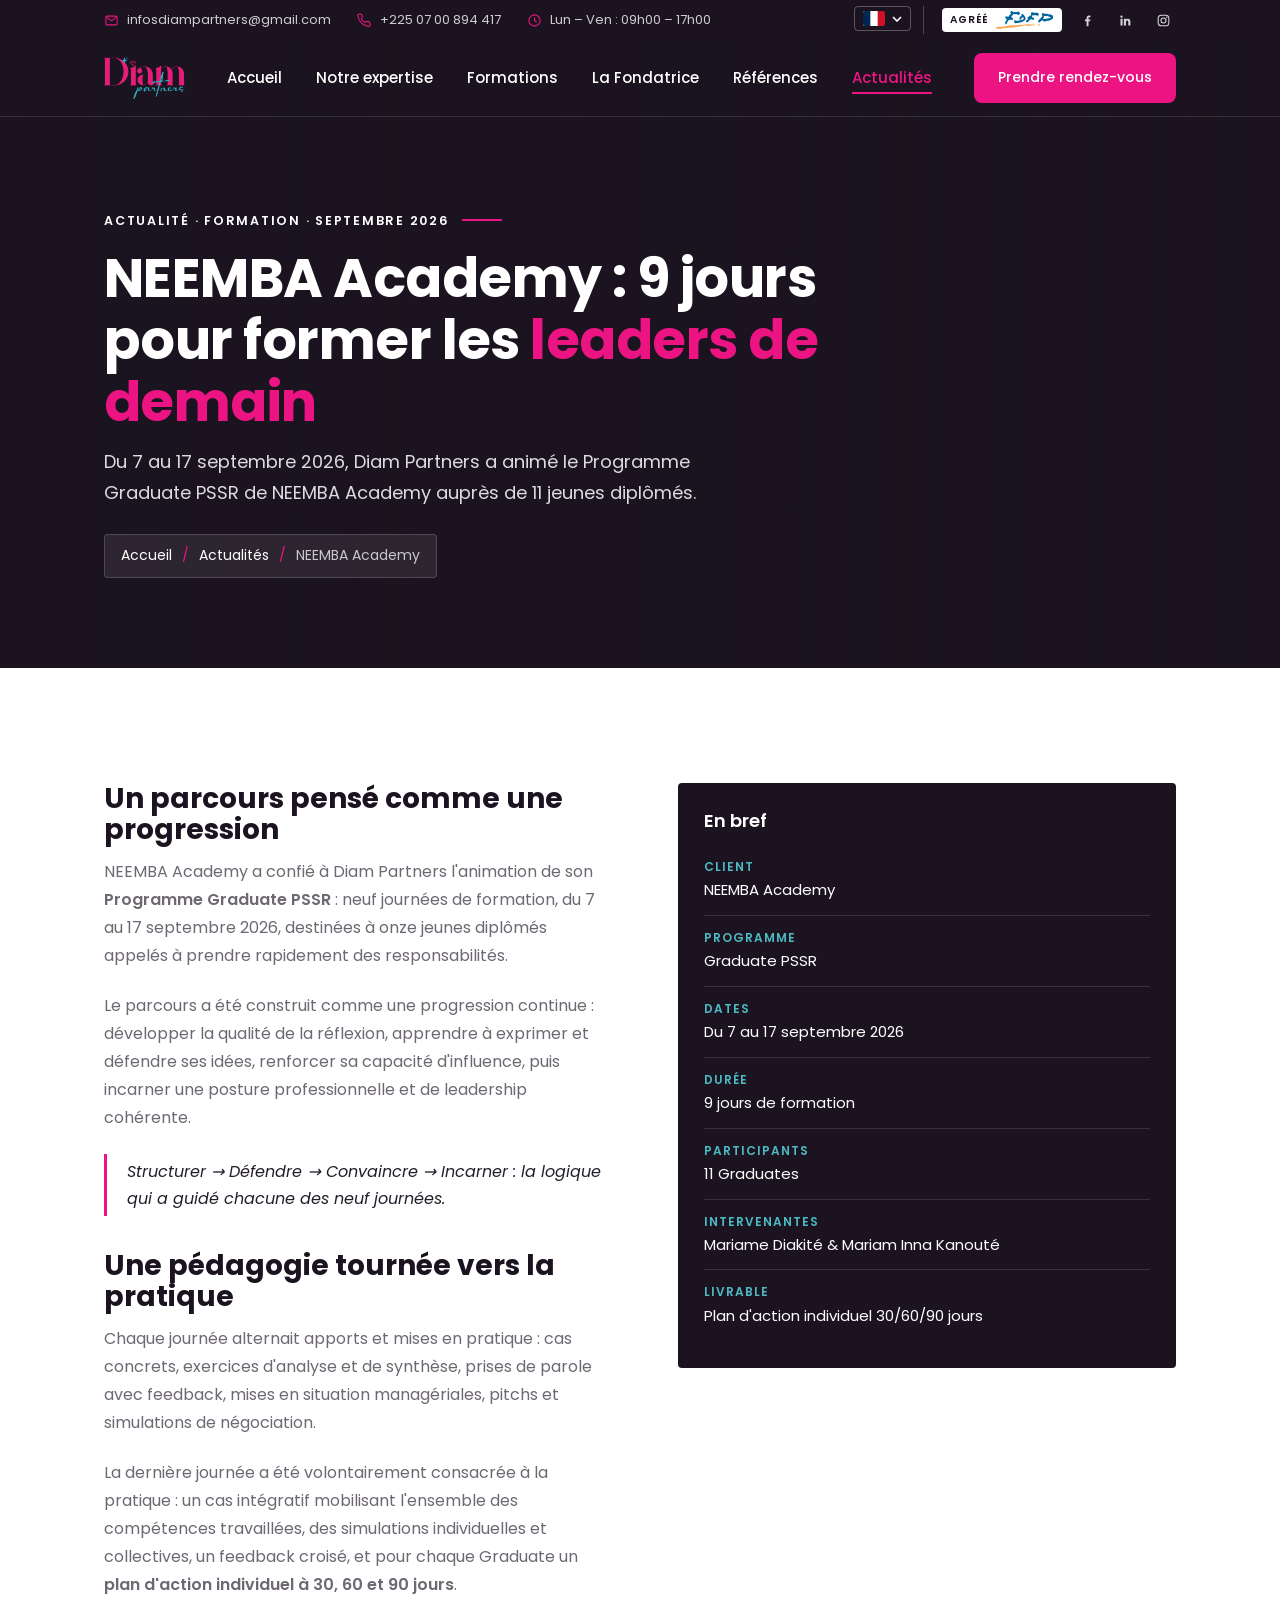
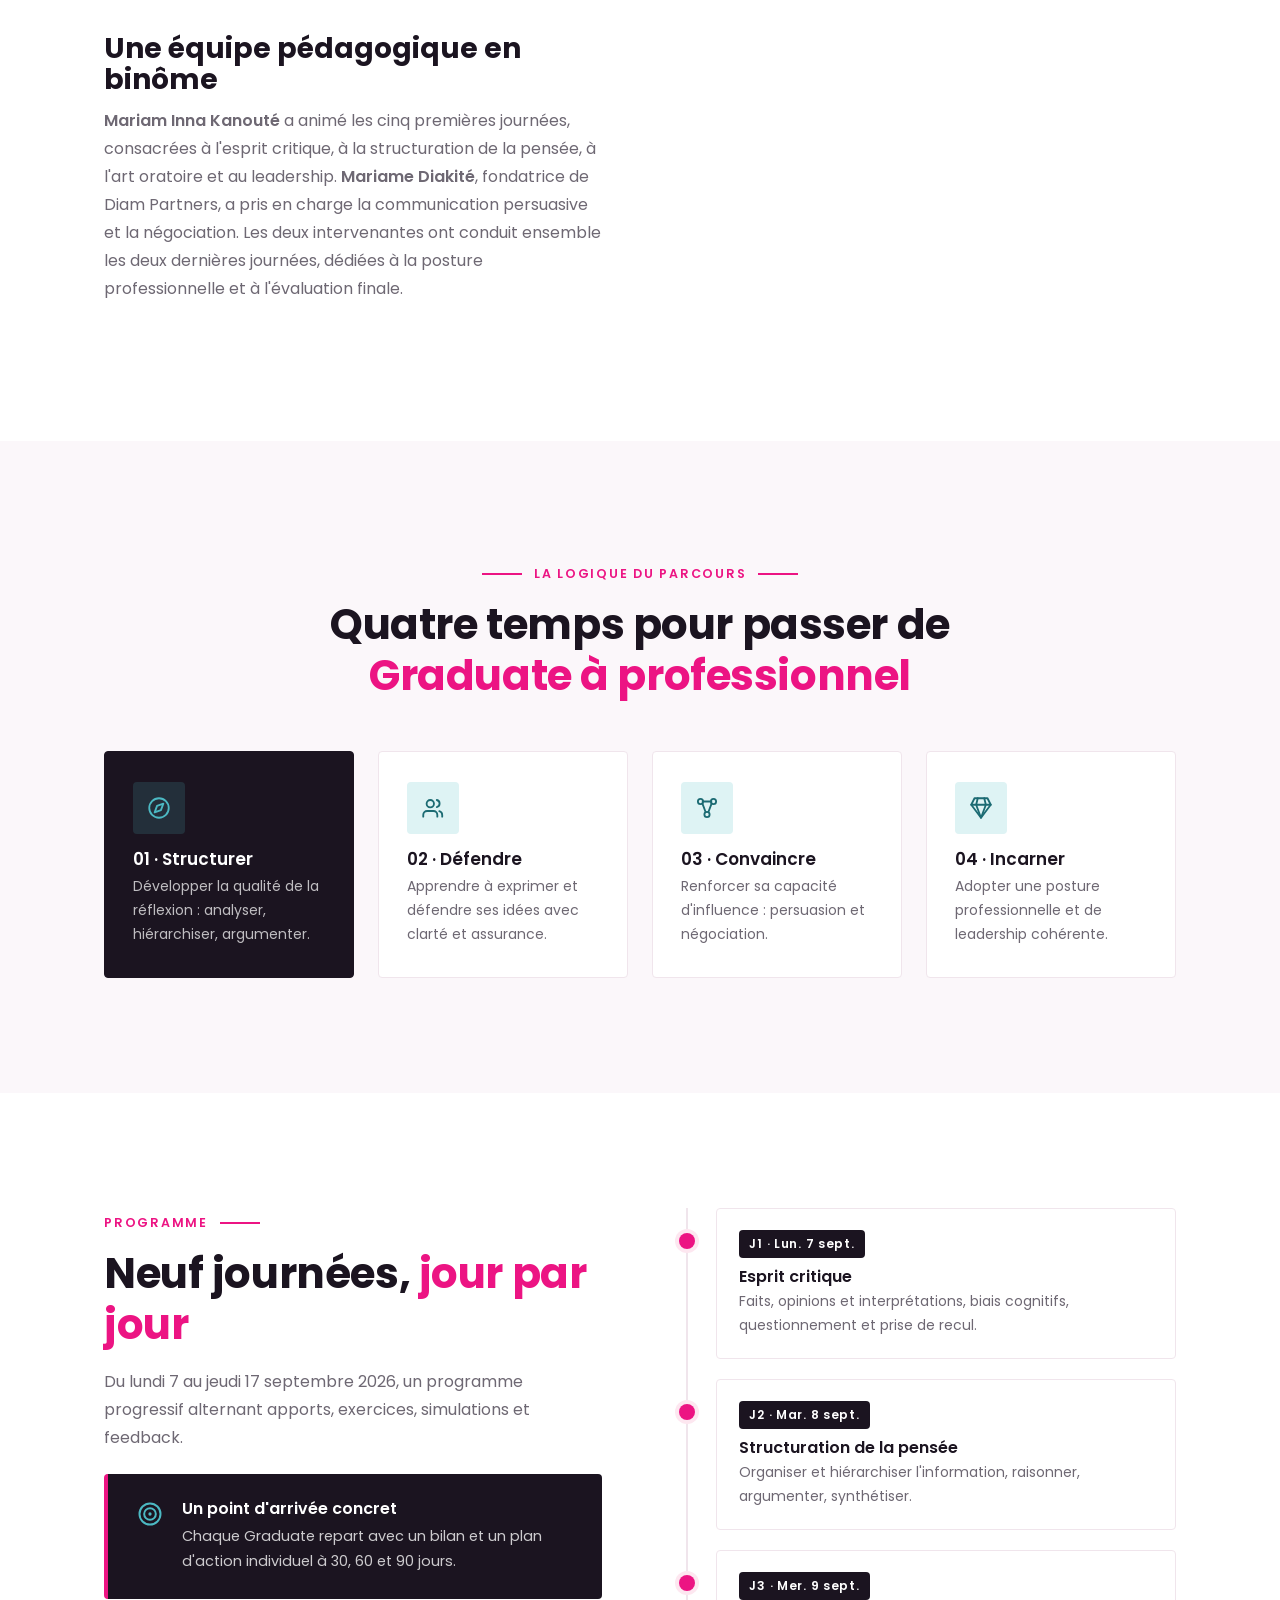
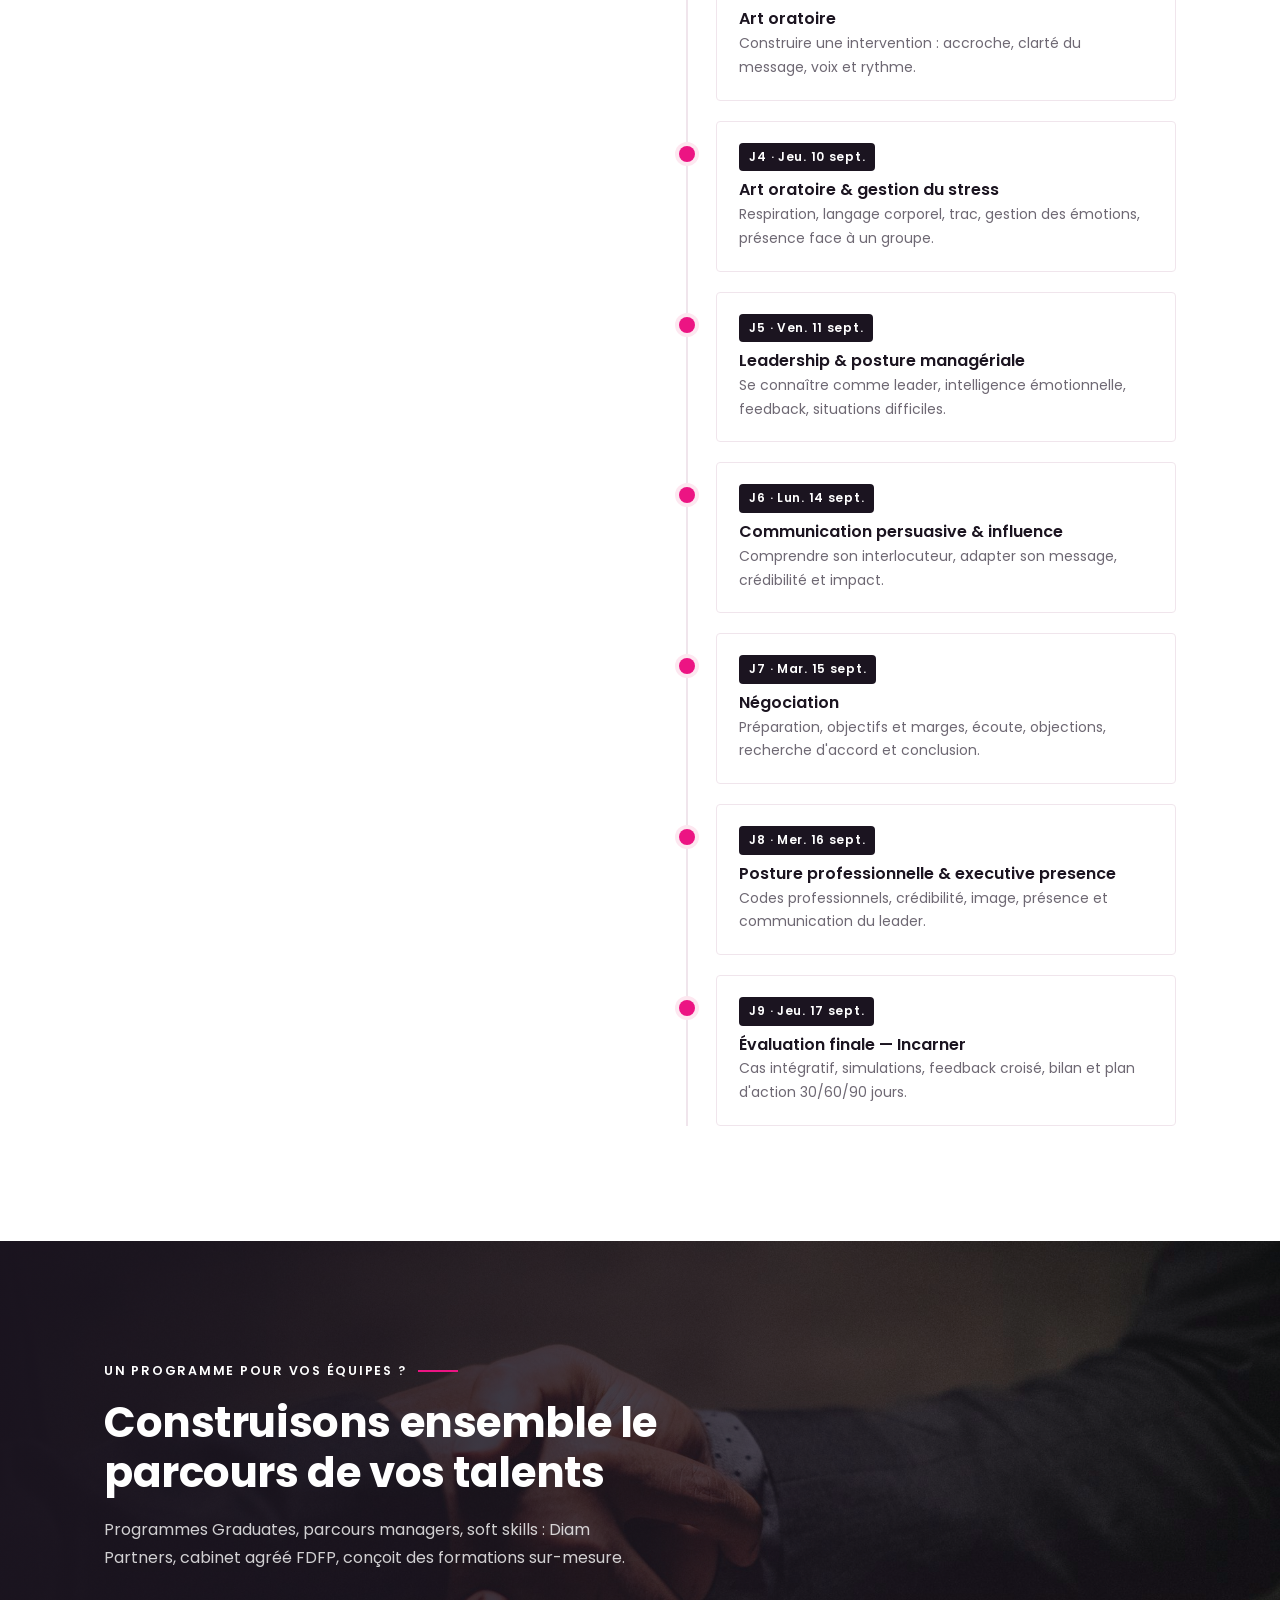
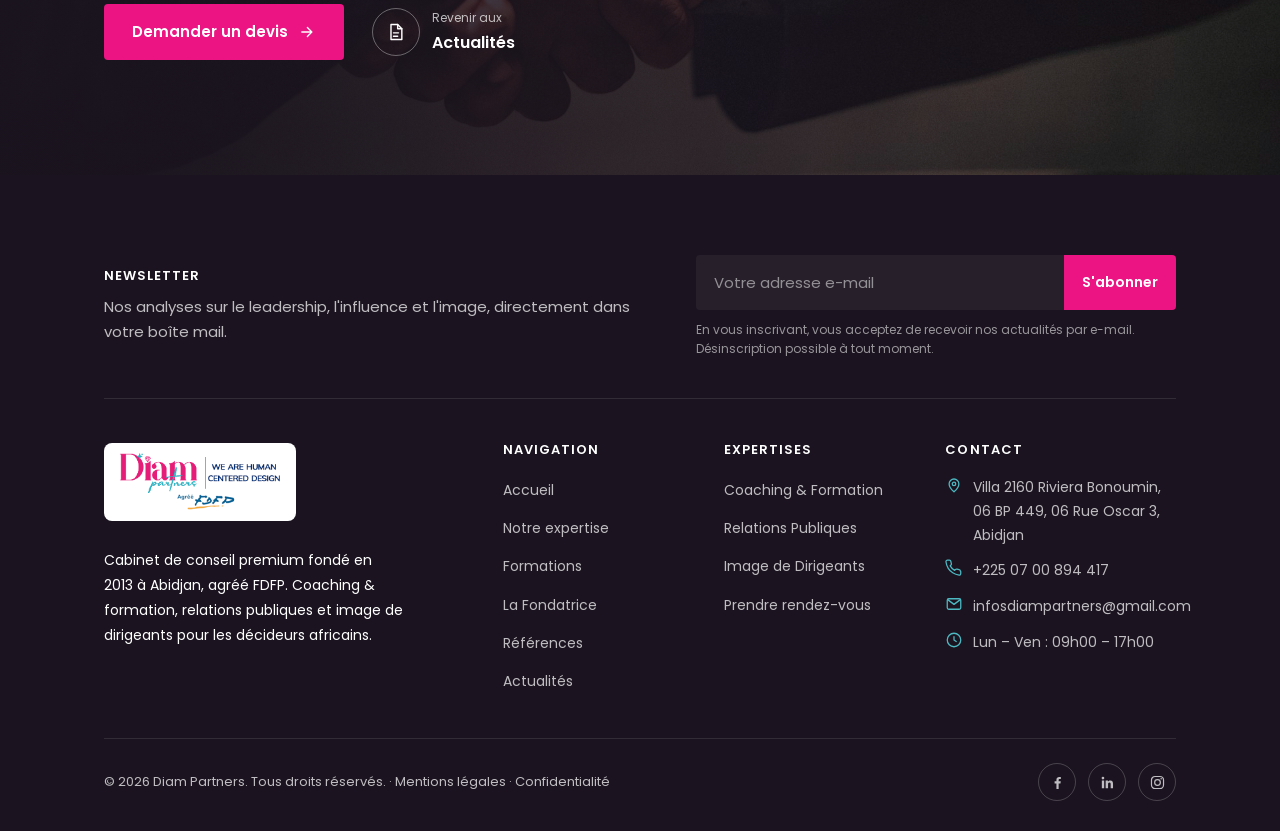
<file: actualite-neemba-academy.html>
<!DOCTYPE html>
<html lang="fr">
<head>
  <meta charset="UTF-8" />
  <meta name="viewport" content="width=device-width, initial-scale=1.0" />
  <title>NEEMBA Academy : le Programme Graduate PSSR avec Diam Partners | Actualités</title>
  <meta name="description" content="Du 7 au 17 septembre 2026, Diam Partners a animé le Programme Graduate PSSR de NEEMBA Academy : 9 jours, 11 Graduates, un parcours pour structurer, défendre, convaincre et incarner." />
  <link rel="canonical" href="https://www.diampartners.com/actualite-neemba-academy.html" />
  <!--i18n:alt-->
  <link rel="alternate" hreflang="fr" href="https://www.diampartners.com/actualite-neemba-academy.html" />
  <link rel="alternate" hreflang="en" href="https://www.diampartners.com/en/actualite-neemba-academy.html" />
  <link rel="alternate" hreflang="zh-Hans" href="https://www.diampartners.com/zh/actualite-neemba-academy.html" />
  <link rel="alternate" hreflang="ar" href="https://www.diampartners.com/ar/actualite-neemba-academy.html" />
  <link rel="alternate" hreflang="x-default" href="https://www.diampartners.com/actualite-neemba-academy.html" />
  <!--/i18n:alt-->
  <meta property="og:type" content="article" />
  <meta property="og:title" content="NEEMBA Academy : le Programme Graduate PSSR avec Diam Partners" />
  <meta property="og:description" content="9 jours, 11 Graduates : structurer, défendre, convaincre, incarner." />
  <meta property="og:image" content="https://www.diampartners.com/assets/images/cover-linkedin.jpg" />
  <link rel="icon" href="data:image/svg+xml,%3Csvg xmlns='http://www.w3.org/2000/svg' viewBox='0 0 24 24'%3E%3Cpath d='M5 3h14l3 6-10 12L2 9z' fill='none' stroke='%23EC1483' stroke-width='1.8' stroke-linejoin='round'/%3E%3C/svg%3E" />
  <link rel="preconnect" href="https://fonts.googleapis.com" />
  <link rel="preconnect" href="https://fonts.gstatic.com" crossorigin />
  <link href="https://fonts.googleapis.com/css2?family=Bodoni+Moda:ital,opsz,wght@0,6..96,400..900;1,6..96,400..900&family=Pacifico&family=Poppins:wght@300;400;500;600;700&display=swap" rel="stylesheet" />
  <link rel="stylesheet" href="assets/css/style.css" />
  <script type="application/ld+json">
  {
    "@context": "https://schema.org",
    "@type": "NewsArticle",
    "headline": "NEEMBA Academy : le Programme Graduate PSSR avec Diam Partners",
    "description": "Du 7 au 17 septembre 2026, Diam Partners a animé le Programme Graduate PSSR de NEEMBA Academy : 9 jours, 11 Graduates.",
    "datePublished": "2026-09-28",
    "inLanguage": "fr",
    "author": { "@type": "Organization", "name": "Diam Partners" },
    "publisher": { "@type": "Organization", "name": "Diam Partners", "logo": { "@type": "ImageObject", "url": "https://www.diampartners.com/assets/images/logo.png" } },
    "mainEntityOfPage": "https://www.diampartners.com/actualite-neemba-academy.html"
  }
  </script>
</head>
<body>

<header class="header header--overlay" data-header>
  <div class="c-topbar">
    <div class="c-topbar__inner">
      <div class="c-topbar__left">
        <a href="mailto:infosdiampartners@gmail.com"><svg class="ico" aria-hidden="true"><use href="assets/icons.svg#i-mail"></use></svg> infosdiampartners@gmail.com</a>
        <a href="tel:+2250700894417"><svg class="ico" aria-hidden="true"><use href="assets/icons.svg#i-phone"></use></svg> +225 07 00 894 417</a>
        <span><svg class="ico" aria-hidden="true"><use href="assets/icons.svg#i-clock"></use></svg> Lun – Ven : 09h00 – 17h00</span>
      </div>
      <div class="c-topbar__social"><!--i18n:switch--><div class="c-lang c-lang--top" data-lang><button class="c-lang__btn" type="button" aria-expanded="false" aria-controls="lang-menu-top" aria-label="Langue : Français"><img class="c-lang__flag" src="assets/images/flags/fr.svg" alt="" width="22" height="15" /><svg class="c-lang__caret" viewBox="0 0 10 6" aria-hidden="true"><path d="M1 1l4 4 4-4" fill="none" stroke="currentColor" stroke-width="1.6"/></svg></button><ul class="c-lang__menu" id="lang-menu-top" hidden><li><a href="actualite-neemba-academy.html" hreflang="fr" lang="fr" aria-current="true" aria-label="Français" title="Français"><img class="c-lang__flag" src="assets/images/flags/fr.svg" alt="" width="22" height="15" /></a></li><li><a href="en/actualite-neemba-academy.html" hreflang="en" lang="en" aria-label="English" title="English"><img class="c-lang__flag" src="assets/images/flags/gb.svg" alt="" width="22" height="15" /></a></li><li><a href="zh/actualite-neemba-academy.html" hreflang="zh-Hans" lang="zh-Hans" aria-label="中文" title="中文"><img class="c-lang__flag" src="assets/images/flags/cn.svg" alt="" width="22" height="15" /></a></li><li><a href="ar/actualite-neemba-academy.html" hreflang="ar" lang="ar" aria-label="العربية" title="العربية"><img class="c-lang__flag" src="assets/images/flags/sa.svg" alt="" width="22" height="15" /></a></li></ul></div><!--/i18n:switch--><span class="c-topbar__fdfp" title="Cabinet agréé FDFP"><span>Agréé</span><img src="assets/images/fdfp-mark.svg" alt="FDFP" width="57" height="18" /></span><a class="c-topbar__icon" href="https://www.facebook.com/diampartners26" target="_blank" rel="noopener" aria-label="Facebook de Diam Partners"><svg class="ico" aria-hidden="true"><use href="assets/icons.svg#i-facebook"></use></svg></a><a class="c-topbar__icon" href="https://www.linkedin.com/company/104519195/" target="_blank" rel="noopener" aria-label="LinkedIn de Diam Partners"><svg class="ico" aria-hidden="true"><use href="assets/icons.svg#i-linkedin"></use></svg></a><!-- DÉVELOPPEUR : lien Instagram à renseigner --><a class="c-topbar__icon" href="#" aria-label="Instagram de Diam Partners"><svg class="ico" aria-hidden="true"><use href="assets/icons.svg#i-instagram"></use></svg></a></div>
    </div>
  </div>
  <nav class="nav" aria-label="Navigation principale">
    <a href="index.html" class="nav__logo" aria-label="Diam Partners — accueil"><img src="assets/images/logo.png" alt="Diam Partners" width="140" height="42" /></a>
    <ul class="nav__list" data-nav-list id="menu">
      <li><a class="nav__link" href="index.html">Accueil</a></li>
      <li><a class="nav__link" href="expertise.html">Notre expertise</a></li>
      <li><a class="nav__link" href="formations.html">Formations</a></li>
      <li><a class="nav__link" href="fondatrice.html">La Fondatrice</a></li>
      <li><a class="nav__link" href="references.html">Références</a></li>
      <li><a class="nav__link" href="actualites.html" aria-current="page">Actualités</a></li>
      <li class="c-only-mobile"><a class="nav__phone" href="tel:+2250700894417"><svg class="ico" aria-hidden="true"><use href="assets/icons.svg#i-phone"></use></svg> +225 07 00 894 417</a></li>
      <li><a class="nav__link nav__cta btn btn--primary" href="contact.html">Prendre rendez-vous</a></li>
    </ul>
    <!--i18n:mswitch--><div class="c-lang c-lang--header" data-lang><button class="c-lang__btn" type="button" aria-expanded="false" aria-controls="lang-menu-header" aria-label="Langue : Français"><img class="c-lang__flag" src="assets/images/flags/fr.svg" alt="" width="22" height="15" /><svg class="c-lang__caret" viewBox="0 0 10 6" aria-hidden="true"><path d="M1 1l4 4 4-4" fill="none" stroke="currentColor" stroke-width="1.6"/></svg></button><ul class="c-lang__menu" id="lang-menu-header" hidden><li><a href="actualite-neemba-academy.html" hreflang="fr" lang="fr" aria-current="true" aria-label="Français" title="Français"><img class="c-lang__flag" src="assets/images/flags/fr.svg" alt="" width="22" height="15" /></a></li><li><a href="en/actualite-neemba-academy.html" hreflang="en" lang="en" aria-label="English" title="English"><img class="c-lang__flag" src="assets/images/flags/gb.svg" alt="" width="22" height="15" /></a></li><li><a href="zh/actualite-neemba-academy.html" hreflang="zh-Hans" lang="zh-Hans" aria-label="中文" title="中文"><img class="c-lang__flag" src="assets/images/flags/cn.svg" alt="" width="22" height="15" /></a></li><li><a href="ar/actualite-neemba-academy.html" hreflang="ar" lang="ar" aria-label="العربية" title="العربية"><img class="c-lang__flag" src="assets/images/flags/sa.svg" alt="" width="22" height="15" /></a></li></ul></div><!--/i18n:mswitch-->
    <button class="nav__burger" data-burger aria-label="Ouvrir le menu" aria-expanded="false" aria-controls="menu"><span></span><span></span><span></span></button>
  </nav>
</header>

<main>

<section class="c-page-hero">
  <div class="c-page-hero__inner" data-reveal>
    <span class="c-eyebrow">Actualité · Formation · Septembre 2026</span>
    <h1>NEEMBA Academy : 9 jours pour former les <span>leaders de demain</span></h1>
    <p>Du 7 au 17 septembre 2026, Diam Partners a animé le Programme Graduate PSSR de NEEMBA Academy auprès de 11 jeunes diplômés.</p>
    <nav class="c-crumbs" aria-label="Fil d'Ariane"><a href="index.html">Accueil</a><span class="sep">/</span><a href="actualites.html">Actualités</a><span class="sep">/</span><span aria-current="page">NEEMBA Academy</span></nav>
  </div>
</section>

<!-- ARTICLE + FICHE EN BREF -->
<section class="section">
  <div class="container c-split c-split--top">
    <article class="c-article" data-reveal>
      <h2>Un parcours pensé comme une progression</h2>
      <p class="c-text">NEEMBA Academy a confié à Diam Partners l'animation de son <strong>Programme Graduate PSSR</strong> : neuf journées de formation, du 7 au 17 septembre 2026, destinées à onze jeunes diplômés appelés à prendre rapidement des responsabilités.</p>
      <p class="c-text">Le parcours a été construit comme une progression continue : développer la qualité de la réflexion, apprendre à exprimer et défendre ses idées, renforcer sa capacité d'influence, puis incarner une posture professionnelle et de leadership cohérente.</p>
      <p class="c-quote">Structurer → Défendre → Convaincre → Incarner : la logique qui a guidé chacune des neuf journées.</p>

      <h2>Une pédagogie tournée vers la pratique</h2>
      <p class="c-text">Chaque journée alternait apports et mises en pratique : cas concrets, exercices d'analyse et de synthèse, prises de parole avec feedback, mises en situation managériales, pitchs et simulations de négociation.</p>
      <p class="c-text">La dernière journée a été volontairement consacrée à la pratique : un cas intégratif mobilisant l'ensemble des compétences travaillées, des simulations individuelles et collectives, un feedback croisé, et pour chaque Graduate un <strong>plan d'action individuel à 30, 60 et 90 jours</strong>.</p>

      <h2>Une équipe pédagogique en binôme</h2>
      <p class="c-text"><strong>Mariam Inna Kanouté</strong> a animé les cinq premières journées, consacrées à l'esprit critique, à la structuration de la pensée, à l'art oratoire et au leadership. <strong>Mariame Diakité</strong>, fondatrice de Diam Partners, a pris en charge la communication persuasive et la négociation. Les deux intervenantes ont conduit ensemble les deux dernières journées, dédiées à la posture professionnelle et à l'évaluation finale.</p>
    </article>
    <aside data-reveal data-delay="1">
      <div class="c-brief">
        <h3>En bref</h3>
        <dl>
          <dt>Client</dt><dd>NEEMBA Academy</dd>
          <dt>Programme</dt><dd>Graduate PSSR</dd>
          <dt>Dates</dt><dd>Du 7 au 17 septembre 2026</dd>
          <dt>Durée</dt><dd>9 jours de formation</dd>
          <dt>Participants</dt><dd>11 Graduates</dd>
          <dt>Intervenantes</dt><dd>Mariame Diakité &amp; Mariam Inna Kanouté</dd>
          <dt>Livrable</dt><dd>Plan d'action individuel 30/60/90 jours</dd>
        </dl>
      </div>
    </aside>
  </div>
</section>

<!-- LES 4 TEMPS DU PARCOURS -->
<section class="section section--soft">
  <div class="container">
    <div class="c-head c-head--center" data-reveal>
      <span class="c-eyebrow c-eyebrow--center">La logique du parcours</span>
      <h2 class="c-title">Quatre temps pour passer de <span>Graduate à professionnel</span></h2>
    </div>
    <div class="c-feats c-feats--4">
      <div class="c-feat c-feat--col c-feat--active" data-reveal>
        <span class="c-feat__ic"><svg class="ico" aria-hidden="true"><use href="assets/icons.svg#i-compass"></use></svg></span>
        <div><h4>01 · Structurer</h4><p>Développer la qualité de la réflexion : analyser, hiérarchiser, argumenter.</p></div>
      </div>
      <div class="c-feat c-feat--col" data-reveal data-delay="1">
        <span class="c-feat__ic"><svg class="ico" aria-hidden="true"><use href="assets/icons.svg#i-users"></use></svg></span>
        <div><h4>02 · Défendre</h4><p>Apprendre à exprimer et défendre ses idées avec clarté et assurance.</p></div>
      </div>
      <div class="c-feat c-feat--col" data-reveal data-delay="2">
        <span class="c-feat__ic"><svg class="ico" aria-hidden="true"><use href="assets/icons.svg#i-network"></use></svg></span>
        <div><h4>03 · Convaincre</h4><p>Renforcer sa capacité d'influence : persuasion et négociation.</p></div>
      </div>
      <div class="c-feat c-feat--col" data-reveal data-delay="3">
        <span class="c-feat__ic"><svg class="ico" aria-hidden="true"><use href="assets/icons.svg#i-diamond"></use></svg></span>
        <div><h4>04 · Incarner</h4><p>Adopter une posture professionnelle et de leadership cohérente.</p></div>
      </div>
    </div>
  </div>
</section>

<!-- PROGRAMME JOUR PAR JOUR -->
<section class="section">
  <div class="container c-split c-split--top">
    <div data-reveal>
      <span class="c-eyebrow">Programme</span>
      <h2 class="c-title">Neuf journées, <span>jour par jour</span></h2>
      <p class="c-text">Du lundi 7 au jeudi 17 septembre 2026, un programme progressif alternant apports, exercices, simulations et feedback.</p>
      <div class="c-note">
        <svg class="ico" aria-hidden="true"><use href="assets/icons.svg#i-target"></use></svg>
        <div><h4>Un point d'arrivée concret</h4><p>Chaque Graduate repart avec un bilan et un plan d'action individuel à 30, 60 et 90 jours.</p></div>
      </div>
    </div>
    <div class="c-timeline" data-reveal data-delay="1">
      <div class="c-tl"><span class="c-tl__year">J1 · Lun. 7 sept.</span><h4>Esprit critique</h4><p>Faits, opinions et interprétations, biais cognitifs, questionnement et prise de recul.</p></div>
      <div class="c-tl"><span class="c-tl__year">J2 · Mar. 8 sept.</span><h4>Structuration de la pensée</h4><p>Organiser et hiérarchiser l'information, raisonner, argumenter, synthétiser.</p></div>
      <div class="c-tl"><span class="c-tl__year">J3 · Mer. 9 sept.</span><h4>Art oratoire</h4><p>Construire une intervention : accroche, clarté du message, voix et rythme.</p></div>
      <div class="c-tl"><span class="c-tl__year">J4 · Jeu. 10 sept.</span><h4>Art oratoire &amp; gestion du stress</h4><p>Respiration, langage corporel, trac, gestion des émotions, présence face à un groupe.</p></div>
      <div class="c-tl"><span class="c-tl__year">J5 · Ven. 11 sept.</span><h4>Leadership &amp; posture managériale</h4><p>Se connaître comme leader, intelligence émotionnelle, feedback, situations difficiles.</p></div>
      <div class="c-tl"><span class="c-tl__year">J6 · Lun. 14 sept.</span><h4>Communication persuasive &amp; influence</h4><p>Comprendre son interlocuteur, adapter son message, crédibilité et impact.</p></div>
      <div class="c-tl"><span class="c-tl__year">J7 · Mar. 15 sept.</span><h4>Négociation</h4><p>Préparation, objectifs et marges, écoute, objections, recherche d'accord et conclusion.</p></div>
      <div class="c-tl"><span class="c-tl__year">J8 · Mer. 16 sept.</span><h4>Posture professionnelle &amp; executive presence</h4><p>Codes professionnels, crédibilité, image, présence et communication du leader.</p></div>
      <div class="c-tl"><span class="c-tl__year">J9 · Jeu. 17 sept.</span><h4>Évaluation finale — Incarner</h4><p>Cas intégratif, simulations, feedback croisé, bilan et plan d'action 30/60/90 jours.</p></div>
    </div>
  </div>
</section>

<section class="c-photo-band c-cta">
  <img class="bg" src="assets/images/stock/cta-bg.jpg" alt="" loading="lazy" />
  <div class="c-photo-band__inner" data-reveal>
    <span class="c-eyebrow">Un programme pour vos équipes ?</span>
    <h2 class="c-title">Construisons ensemble le parcours de vos talents</h2>
    <p class="c-text">Programmes Graduates, parcours managers, soft skills : Diam Partners, cabinet agréé FDFP, conçoit des formations sur-mesure.</p>
    <div class="c-cta__actions">
      <a href="contact.html" class="c-btn">Demander un devis <svg class="ico" aria-hidden="true"><use href="assets/icons.svg#i-arrow"></use></svg></a>
      <a href="actualites.html" class="c-call"><span class="c-call__ic"><svg class="ico" aria-hidden="true"><use href="assets/icons.svg#i-doc"></use></svg></span><span><small>Revenir aux</small><b>Actualités</b></span></a>
    </div>
  </div>
</section>

</main>

<footer class="footer">
  <div class="container">
    <div class="footer__news">
      <div class="footer__news-text">
        <h4>Newsletter</h4>
        <p>Nos analyses sur le leadership, l'influence et l'image, directement dans votre boîte mail.</p>
      </div>
      <form class="footer__news-form" data-newsletter action="https://formsubmit.co/contact@diampartners.com" method="POST" aria-label="Inscription à la newsletter">
        <input type="hidden" name="_subject" value="Nouvelle inscription à la newsletter — site Diam Partners" /><input type="hidden" name="_template" value="table" /><input type="hidden" name="_captcha" value="false" /><input type="text" name="_honey" class="hp" tabindex="-1" autocomplete="off" aria-hidden="true" />
        <div class="c-news__row">
          <input type="email" name="email" placeholder="Votre adresse e-mail" required aria-label="Votre adresse e-mail" autocomplete="email" />
          <button type="submit" class="c-btn">S'abonner</button>
        </div>
        <p class="c-news__legal">En vous inscrivant, vous acceptez de recevoir nos actualités par e-mail. Désinscription possible à tout moment.</p>
        <p class="c-news__note" data-newsletter-note hidden></p>
      </form>
    </div>
    <div class="footer__grid">
      <div class="footer__brand">
        <span class="footer__logo-plate"><img src="assets/images/logo-footer.png" alt="Diam Partners — We are Human Centered Design — Cabinet agréé FDFP" width="251" height="91" /></span>
        <p>Cabinet de conseil premium fondé en 2013 à Abidjan, agréé FDFP. Coaching &amp; formation, relations publiques et image de dirigeants pour les décideurs africains.</p>
      </div>
      <div class="footer__col"><h4>Navigation</h4><ul>
        <li><a href="index.html">Accueil</a></li>
        <li><a href="expertise.html">Notre expertise</a></li>
        <li><a href="formations.html">Formations</a></li>
        <li><a href="fondatrice.html">La Fondatrice</a></li>
        <li><a href="references.html">Références</a></li>
        <li><a href="actualites.html">Actualités</a></li>
      </ul></div>
      <div class="footer__col"><h4>Expertises</h4><ul>
        <li><a href="expertise.html#coaching">Coaching &amp; Formation</a></li>
        <li><a href="expertise.html#rp">Relations Publiques</a></li>
        <li><a href="expertise.html#image">Image de Dirigeants</a></li>
        <li><a href="contact.html">Prendre rendez-vous</a></li>
      </ul></div>
      <div class="footer__col"><h4>Contact</h4>
        <div class="footer__contact"><span class="ic"><svg class="ico ico--sm" aria-hidden="true"><use href="assets/icons.svg#i-pin"></use></svg></span><span>Villa 2160 Riviera Bonoumin, 06 BP 449, 06 Rue Oscar 3, Abidjan</span></div>
        <div class="footer__contact"><span class="ic"><svg class="ico ico--sm" aria-hidden="true"><use href="assets/icons.svg#i-phone"></use></svg></span><a href="tel:+2250700894417">+225 07 00 894 417</a></div>
        <div class="footer__contact"><span class="ic"><svg class="ico ico--sm" aria-hidden="true"><use href="assets/icons.svg#i-mail"></use></svg></span><a href="mailto:infosdiampartners@gmail.com">infosdiampartners@gmail.com</a></div>
        <div class="footer__contact"><span class="ic"><svg class="ico ico--sm" aria-hidden="true"><use href="assets/icons.svg#i-clock"></use></svg></span><span>Lun – Ven : 09h00 – 17h00</span></div>
      </div>
    </div>
    <div class="footer__bottom">
      <p>© <span data-year>2026</span> Diam Partners. Tous droits réservés. · <a href="mentions-legales.html">Mentions légales</a> · <a href="confidentialite.html">Confidentialité</a></p>
      <div class="footer__socials"><a href="https://www.facebook.com/diampartners26" target="_blank" rel="noopener" aria-label="Facebook de Diam Partners"><svg class="ico" aria-hidden="true"><use href="assets/icons.svg#i-facebook"></use></svg></a><a href="https://www.linkedin.com/company/104519195/" target="_blank" rel="noopener" aria-label="LinkedIn de Diam Partners"><svg class="ico" aria-hidden="true"><use href="assets/icons.svg#i-linkedin"></use></svg></a><!-- DÉVELOPPEUR : lien Instagram à renseigner --><a href="#" aria-label="Instagram de Diam Partners"><svg class="ico" aria-hidden="true"><use href="assets/icons.svg#i-instagram"></use></svg></a></div>
    </div>
  </div>
</footer>

<script src="assets/js/main.js" defer></script>
</body>
</html>
</file>
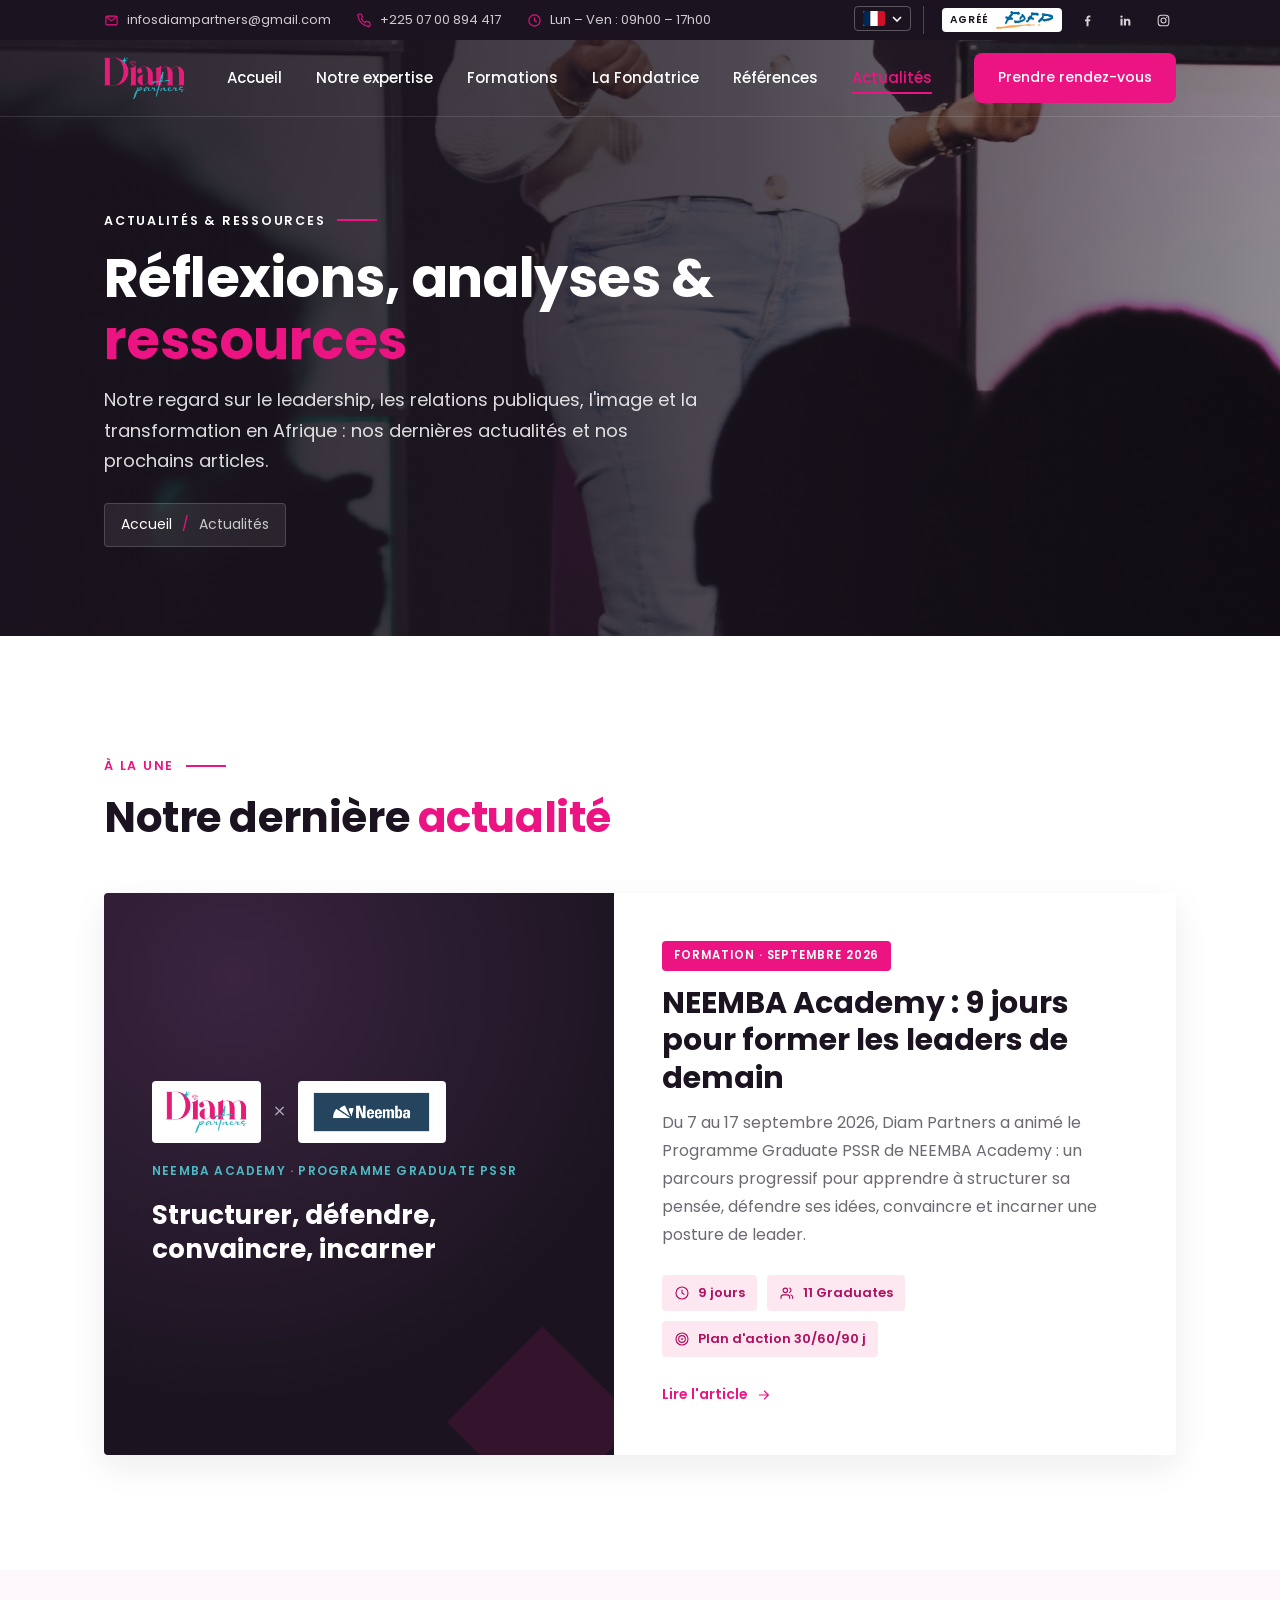
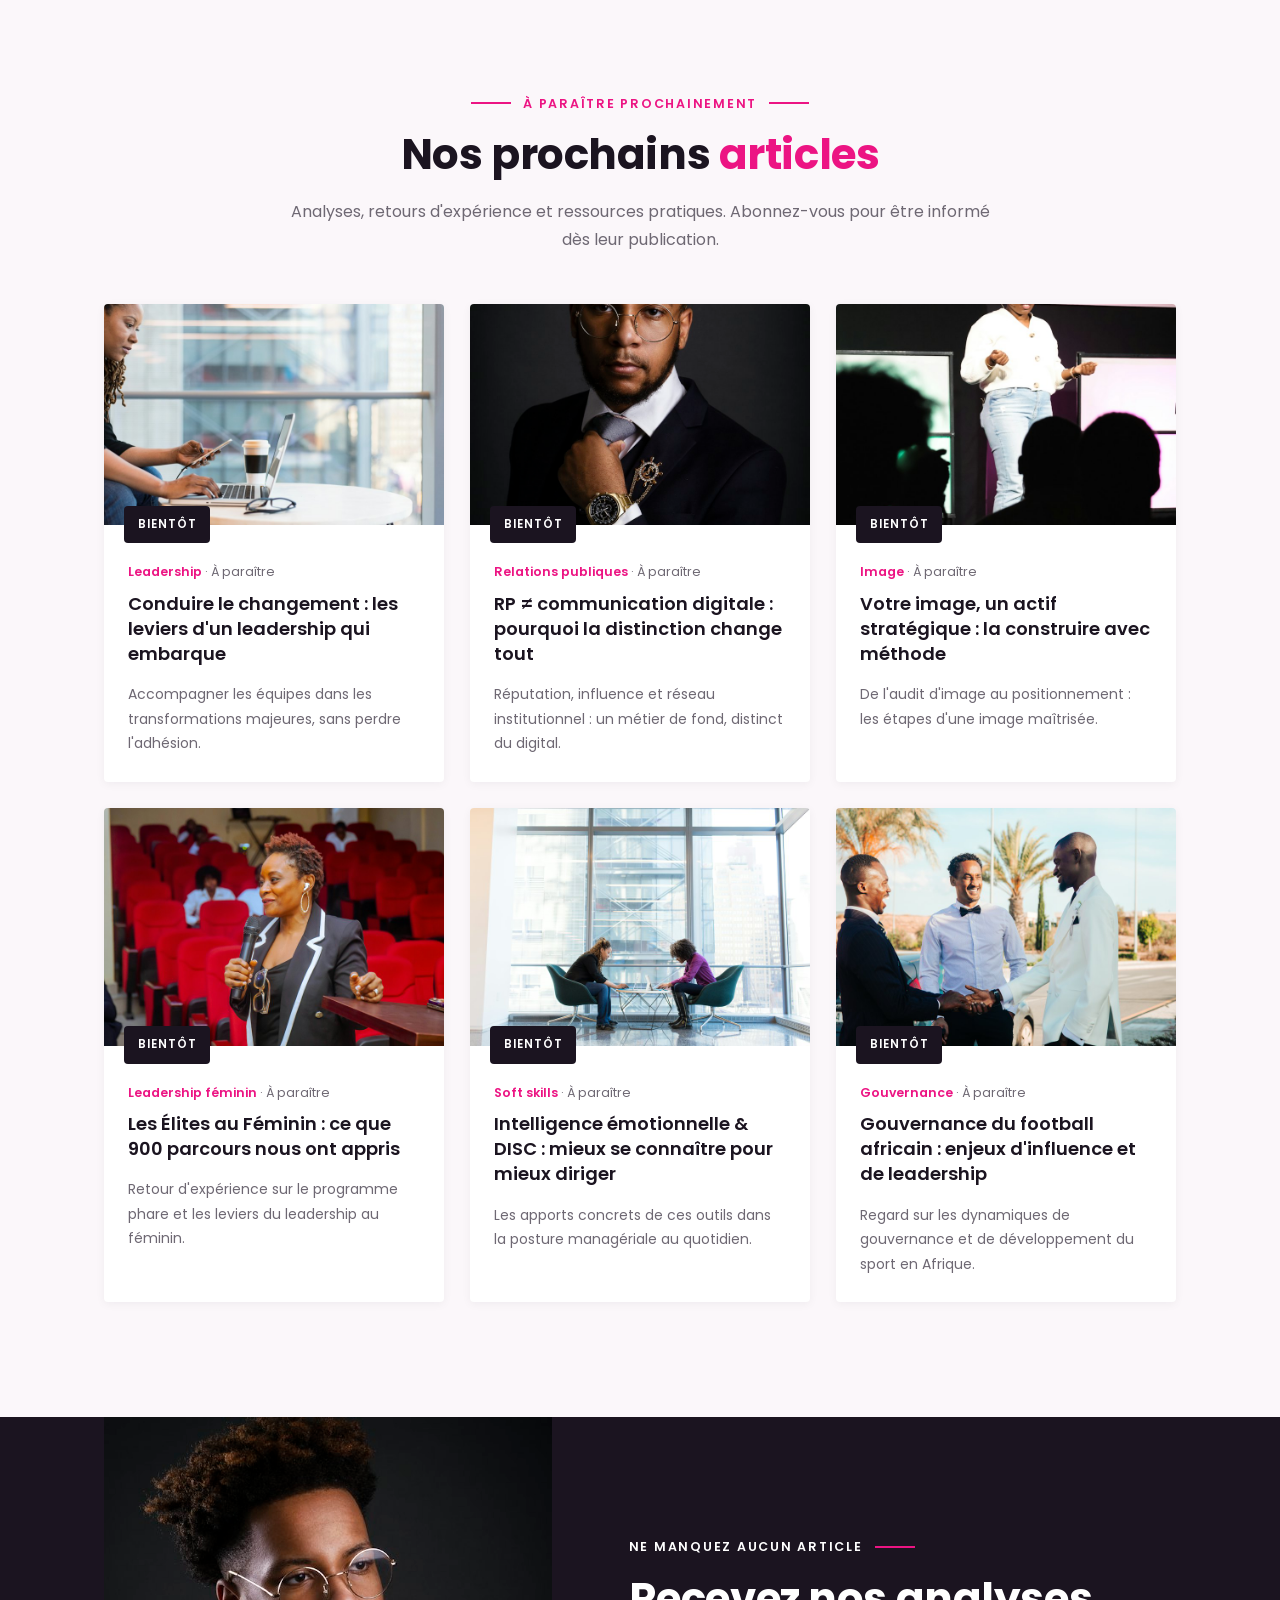
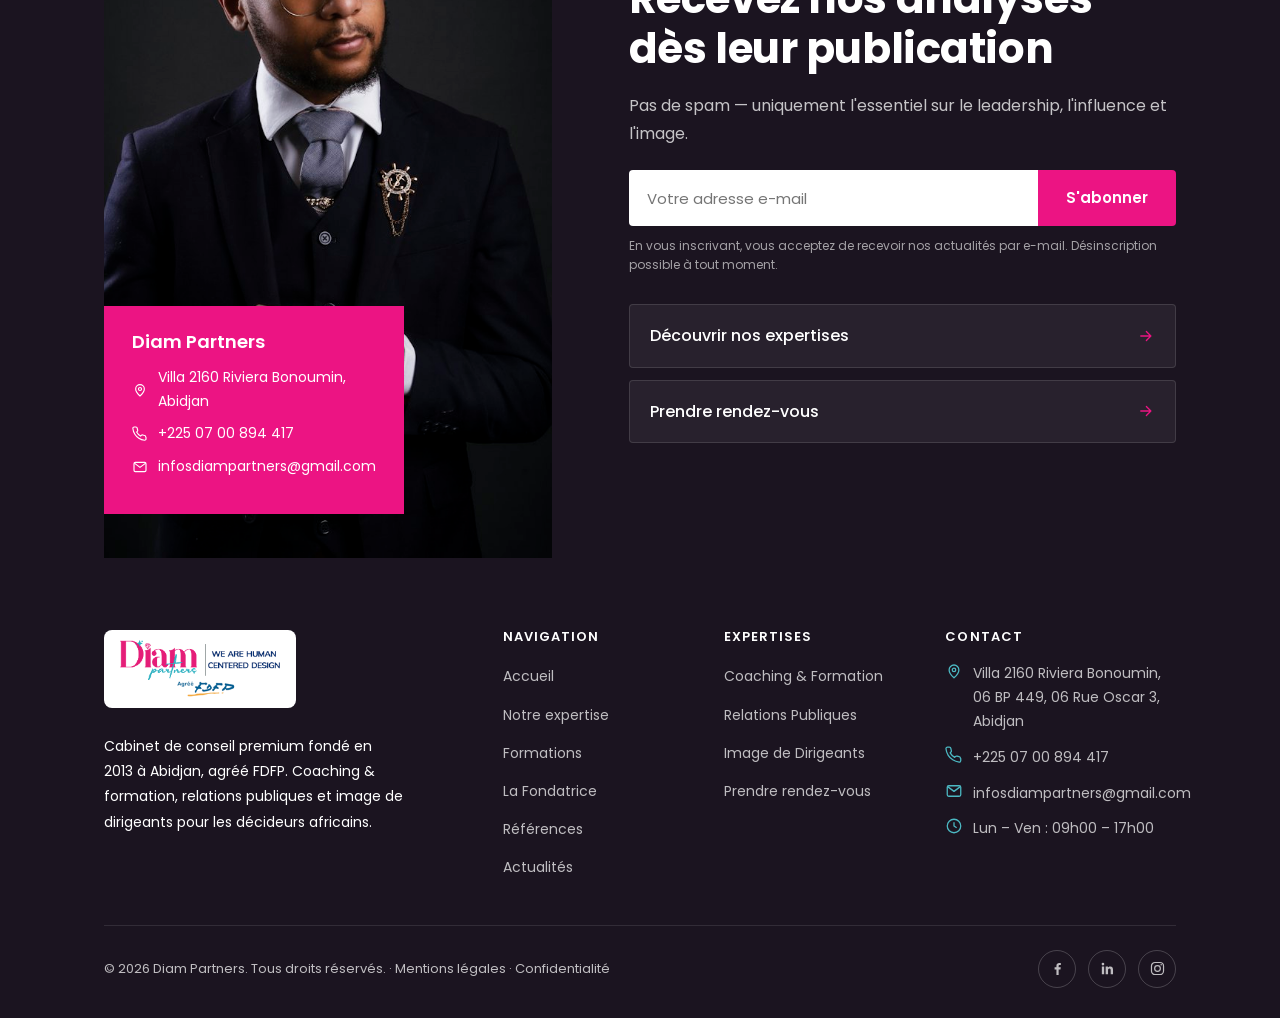
<file: actualites.html>
<!DOCTYPE html>
<html lang="fr">
<head>
  <meta charset="UTF-8" />
  <meta name="viewport" content="width=device-width, initial-scale=1.0" />
  <title>Actualités &amp; Ressources | Diam Partners</title>
  <meta name="description" content="Actualités, analyses et ressources de Diam Partners sur le leadership, les relations publiques, l'image de dirigeants et la transformation en Afrique." />
  <link rel="canonical" href="https://www.diampartners.com/actualites.html" />
  <!--i18n:alt-->
  <link rel="alternate" hreflang="fr" href="https://www.diampartners.com/actualites.html" />
  <link rel="alternate" hreflang="en" href="https://www.diampartners.com/en/actualites.html" />
  <link rel="alternate" hreflang="zh-Hans" href="https://www.diampartners.com/zh/actualites.html" />
  <link rel="alternate" hreflang="ar" href="https://www.diampartners.com/ar/actualites.html" />
  <link rel="alternate" hreflang="x-default" href="https://www.diampartners.com/actualites.html" />
  <!--/i18n:alt-->
  <meta property="og:type" content="website" />
  <meta property="og:title" content="Actualités & Ressources | Diam Partners" />
  <meta property="og:description" content="Analyses et ressources sur le leadership, les RP et l'image de dirigeants." />
  <meta property="og:image" content="https://www.diampartners.com/assets/images/cover-linkedin.jpg" />
  <link rel="icon" href="data:image/svg+xml,%3Csvg xmlns='http://www.w3.org/2000/svg' viewBox='0 0 24 24'%3E%3Cpath d='M5 3h14l3 6-10 12L2 9z' fill='none' stroke='%23EC1483' stroke-width='1.8' stroke-linejoin='round'/%3E%3C/svg%3E" />
  <link rel="preconnect" href="https://fonts.googleapis.com" />
  <link rel="preconnect" href="https://fonts.gstatic.com" crossorigin />
  <link href="https://fonts.googleapis.com/css2?family=Bodoni+Moda:ital,opsz,wght@0,6..96,400..900;1,6..96,400..900&family=Pacifico&family=Poppins:wght@300;400;500;600;700&display=swap" rel="stylesheet" />
  <link rel="stylesheet" href="assets/css/style.css" />
</head>
<body>

<header class="header header--overlay" data-header>
  <div class="c-topbar">
    <div class="c-topbar__inner">
      <div class="c-topbar__left">
        <a href="mailto:infosdiampartners@gmail.com"><svg class="ico" aria-hidden="true"><use href="assets/icons.svg#i-mail"></use></svg> infosdiampartners@gmail.com</a>
        <a href="tel:+2250700894417"><svg class="ico" aria-hidden="true"><use href="assets/icons.svg#i-phone"></use></svg> +225 07 00 894 417</a>
        <span><svg class="ico" aria-hidden="true"><use href="assets/icons.svg#i-clock"></use></svg> Lun – Ven : 09h00 – 17h00</span>
      </div>
      <div class="c-topbar__social"><!--i18n:switch--><div class="c-lang c-lang--top" data-lang><button class="c-lang__btn" type="button" aria-expanded="false" aria-controls="lang-menu-top" aria-label="Langue : Français"><img class="c-lang__flag" src="assets/images/flags/fr.svg" alt="" width="22" height="15" /><svg class="c-lang__caret" viewBox="0 0 10 6" aria-hidden="true"><path d="M1 1l4 4 4-4" fill="none" stroke="currentColor" stroke-width="1.6"/></svg></button><ul class="c-lang__menu" id="lang-menu-top" hidden><li><a href="actualites.html" hreflang="fr" lang="fr" aria-current="true" aria-label="Français" title="Français"><img class="c-lang__flag" src="assets/images/flags/fr.svg" alt="" width="22" height="15" /></a></li><li><a href="en/actualites.html" hreflang="en" lang="en" aria-label="English" title="English"><img class="c-lang__flag" src="assets/images/flags/gb.svg" alt="" width="22" height="15" /></a></li><li><a href="zh/actualites.html" hreflang="zh-Hans" lang="zh-Hans" aria-label="中文" title="中文"><img class="c-lang__flag" src="assets/images/flags/cn.svg" alt="" width="22" height="15" /></a></li><li><a href="ar/actualites.html" hreflang="ar" lang="ar" aria-label="العربية" title="العربية"><img class="c-lang__flag" src="assets/images/flags/sa.svg" alt="" width="22" height="15" /></a></li></ul></div><!--/i18n:switch--><span class="c-topbar__fdfp" title="Cabinet agréé FDFP"><span>Agréé</span><img src="assets/images/fdfp-mark.svg" alt="FDFP" width="57" height="18" /></span><a class="c-topbar__icon" href="https://www.facebook.com/diampartners26" target="_blank" rel="noopener" aria-label="Facebook de Diam Partners"><svg class="ico" aria-hidden="true"><use href="assets/icons.svg#i-facebook"></use></svg></a><a class="c-topbar__icon" href="https://www.linkedin.com/company/104519195/" target="_blank" rel="noopener" aria-label="LinkedIn de Diam Partners"><svg class="ico" aria-hidden="true"><use href="assets/icons.svg#i-linkedin"></use></svg></a><!-- DÉVELOPPEUR : lien Instagram à renseigner --><a class="c-topbar__icon" href="#" aria-label="Instagram de Diam Partners"><svg class="ico" aria-hidden="true"><use href="assets/icons.svg#i-instagram"></use></svg></a></div>
    </div>
  </div>
  <nav class="nav" aria-label="Navigation principale">
    <a href="index.html" class="nav__logo" aria-label="Diam Partners — accueil"><img src="assets/images/logo.png" alt="Diam Partners" width="140" height="42" /></a>
    <ul class="nav__list" data-nav-list id="menu">
      <li><a class="nav__link" href="index.html">Accueil</a></li>
      <li><a class="nav__link" href="expertise.html">Notre expertise</a></li>
      <li><a class="nav__link" href="formations.html">Formations</a></li>
      <li><a class="nav__link" href="fondatrice.html">La Fondatrice</a></li>
      <li><a class="nav__link" href="references.html">Références</a></li>
      <li><a class="nav__link" href="actualites.html" aria-current="page">Actualités</a></li>
      <li class="c-only-mobile"><a class="nav__phone" href="tel:+2250700894417"><svg class="ico" aria-hidden="true"><use href="assets/icons.svg#i-phone"></use></svg> +225 07 00 894 417</a></li>
      <li><a class="nav__link nav__cta btn btn--primary" href="contact.html">Prendre rendez-vous</a></li>
    </ul>
    <!--i18n:mswitch--><div class="c-lang c-lang--header" data-lang><button class="c-lang__btn" type="button" aria-expanded="false" aria-controls="lang-menu-header" aria-label="Langue : Français"><img class="c-lang__flag" src="assets/images/flags/fr.svg" alt="" width="22" height="15" /><svg class="c-lang__caret" viewBox="0 0 10 6" aria-hidden="true"><path d="M1 1l4 4 4-4" fill="none" stroke="currentColor" stroke-width="1.6"/></svg></button><ul class="c-lang__menu" id="lang-menu-header" hidden><li><a href="actualites.html" hreflang="fr" lang="fr" aria-current="true" aria-label="Français" title="Français"><img class="c-lang__flag" src="assets/images/flags/fr.svg" alt="" width="22" height="15" /></a></li><li><a href="en/actualites.html" hreflang="en" lang="en" aria-label="English" title="English"><img class="c-lang__flag" src="assets/images/flags/gb.svg" alt="" width="22" height="15" /></a></li><li><a href="zh/actualites.html" hreflang="zh-Hans" lang="zh-Hans" aria-label="中文" title="中文"><img class="c-lang__flag" src="assets/images/flags/cn.svg" alt="" width="22" height="15" /></a></li><li><a href="ar/actualites.html" hreflang="ar" lang="ar" aria-label="العربية" title="العربية"><img class="c-lang__flag" src="assets/images/flags/sa.svg" alt="" width="22" height="15" /></a></li></ul></div><!--/i18n:mswitch-->
    <button class="nav__burger" data-burger aria-label="Ouvrir le menu" aria-expanded="false" aria-controls="menu"><span></span><span></span><span></span></button>
  </nav>
</header>

<main>

<section class="c-page-hero">
  <img class="bg" src="assets/images/stock/ph-actualites.jpg" alt="" fetchpriority="high" />
  <div class="c-page-hero__inner" data-reveal>
    <span class="c-eyebrow">Actualités &amp; ressources</span>
    <h1>Réflexions, analyses &amp; <span>ressources</span></h1>
    <p>Notre regard sur le leadership, les relations publiques, l'image et la transformation en Afrique : nos dernières actualités et nos prochains articles.</p>
    <nav class="c-crumbs" aria-label="Fil d'Ariane"><a href="index.html">Accueil</a><span class="sep">/</span><span aria-current="page">Actualités</span></nav>
  </div>
</section>

<!-- À LA UNE -->
<section class="section">
  <div class="container">
    <div class="c-head" data-reveal>
      <span class="c-eyebrow">À la une</span>
      <h2 class="c-title">Notre dernière <span>actualité</span></h2>
    </div>
    <a href="actualite-neemba-academy.html" class="c-feature" data-reveal>
      <div class="c-brandvis">
        <div class="c-brandvis__logos">
          <span><img src="assets/images/logo.png" alt="Diam Partners" /></span>
          <span class="x">×</span>
          <span><img src="assets/images/refs/neemba.png" alt="Neemba" /></span>
        </div>
        <small>NEEMBA Academy · Programme Graduate PSSR</small>
        <strong>Structurer, défendre, convaincre, incarner</strong>
      </div>
      <div class="c-feature__body">
        <span class="c-badge">Formation · Septembre 2026</span>
        <h2>NEEMBA Academy : 9 jours pour former les leaders de demain</h2>
        <p class="c-text">Du 7 au 17 septembre 2026, Diam Partners a animé le Programme Graduate PSSR de NEEMBA Academy : un parcours progressif pour apprendre à structurer sa pensée, défendre ses idées, convaincre et incarner une posture de leader.</p>
        <div class="c-facts">
          <span class="c-fact"><svg class="ico" aria-hidden="true"><use href="assets/icons.svg#i-clock"></use></svg> 9 jours</span>
          <span class="c-fact"><svg class="ico" aria-hidden="true"><use href="assets/icons.svg#i-users"></use></svg> 11 Graduates</span>
          <span class="c-fact"><svg class="ico" aria-hidden="true"><use href="assets/icons.svg#i-target"></use></svg> Plan d'action 30/60/90 j</span>
        </div>
        <span class="c-more">Lire l'article <svg class="ico" aria-hidden="true"><use href="assets/icons.svg#i-arrow"></use></svg></span>
      </div>
    </a>
  </div>
</section>

<section class="section section--soft">
  <div class="container">
    <div class="c-head c-head--center" data-reveal>
      <span class="c-eyebrow c-eyebrow--center">À paraître prochainement</span>
      <h2 class="c-title">Nos prochains <span>articles</span></h2>
      <p class="c-text">Analyses, retours d'expérience et ressources pratiques. Abonnez-vous pour être informé dès leur publication.</p>
    </div>
    <div class="c-blog__grid">
      <article class="c-post" data-reveal>
        <div class="c-post__img"><img src="assets/images/stock/blog-1.jpg" alt="Professionnelle travaillant sur ordinateur" loading="lazy" /><span class="c-post__badge">Bientôt</span></div>
        <div class="c-post__body"><div class="c-post__meta"><b>Leadership</b> · À paraître</div><h3>Conduire le changement : les leviers d'un leadership qui embarque</h3><p class="c-text" style="font-size:14px;margin-bottom:0;">Accompagner les équipes dans les transformations majeures, sans perdre l'adhésion.</p></div>
      </article>
      <article class="c-post" data-reveal data-delay="1">
        <div class="c-post__img"><img src="assets/images/stock/blog-2.jpg" alt="Dirigeant en costume" loading="lazy" /><span class="c-post__badge">Bientôt</span></div>
        <div class="c-post__body"><div class="c-post__meta"><b>Relations publiques</b> · À paraître</div><h3>RP ≠ communication digitale : pourquoi la distinction change tout</h3><p class="c-text" style="font-size:14px;margin-bottom:0;">Réputation, influence et réseau institutionnel : un métier de fond, distinct du digital.</p></div>
      </article>
      <article class="c-post" data-reveal data-delay="2">
        <div class="c-post__img"><img src="assets/images/stock/blog-3.jpg" alt="Intervenante sur scène" loading="lazy" /><span class="c-post__badge">Bientôt</span></div>
        <div class="c-post__body"><div class="c-post__meta"><b>Image</b> · À paraître</div><h3>Votre image, un actif stratégique : la construire avec méthode</h3><p class="c-text" style="font-size:14px;margin-bottom:0;">De l'audit d'image au positionnement : les étapes d'une image maîtrisée.</p></div>
      </article>
      <article class="c-post" data-reveal>
        <div class="c-post__img"><img src="assets/images/stock/case-2.jpg" alt="Intervenante lors d'un programme de leadership" loading="lazy" /><span class="c-post__badge">Bientôt</span></div>
        <div class="c-post__body"><div class="c-post__meta"><b>Leadership féminin</b> · À paraître</div><h3>Les Élites au Féminin : ce que 900 parcours nous ont appris</h3><p class="c-text" style="font-size:14px;margin-bottom:0;">Retour d'expérience sur le programme phare et les leviers du leadership au féminin.</p></div>
      </article>
      <article class="c-post" data-reveal data-delay="1">
        <div class="c-post__img"><img src="assets/images/stock/case-6.jpg" alt="Échange entre deux professionnelles" loading="lazy" /><span class="c-post__badge">Bientôt</span></div>
        <div class="c-post__body"><div class="c-post__meta"><b>Soft skills</b> · À paraître</div><h3>Intelligence émotionnelle &amp; DISC : mieux se connaître pour mieux diriger</h3><p class="c-text" style="font-size:14px;margin-bottom:0;">Les apports concrets de ces outils dans la posture managériale au quotidien.</p></div>
      </article>
      <article class="c-post" data-reveal data-delay="2">
        <div class="c-post__img"><img src="assets/images/stock/case-4.jpg" alt="Partenaires se saluant lors d'un événement" loading="lazy" /><span class="c-post__badge">Bientôt</span></div>
        <div class="c-post__body"><div class="c-post__meta"><b>Gouvernance</b> · À paraître</div><h3>Gouvernance du football africain : enjeux d'influence et de leadership</h3><p class="c-text" style="font-size:14px;margin-bottom:0;">Regard sur les dynamiques de gouvernance et de développement du sport en Afrique.</p></div>
      </article>
    </div>
  </div>
</section>

<!-- NEWSLETTER -->
<section class="c-news">
  <div class="c-news__grid">
    <div class="c-news__media">
      <img src="assets/images/stock/newsletter.jpg" alt="Dirigeant en costume" loading="lazy" />
      <div class="c-news__card">
        <h4>Diam Partners</h4>
        <p><svg class="ico" aria-hidden="true"><use href="assets/icons.svg#i-pin"></use></svg> Villa 2160 Riviera Bonoumin, Abidjan</p>
        <a href="tel:+2250700894417"><svg class="ico" aria-hidden="true"><use href="assets/icons.svg#i-phone"></use></svg> +225 07 00 894 417</a>
        <a href="mailto:infosdiampartners@gmail.com"><svg class="ico" aria-hidden="true"><use href="assets/icons.svg#i-mail"></use></svg> infosdiampartners@gmail.com</a>
      </div>
    </div>
    <div class="c-news__body" data-reveal>
      <span class="c-eyebrow">Ne manquez aucun article</span>
      <h2 class="c-title">Recevez nos analyses dès leur publication</h2>
      <p class="c-text">Pas de spam — uniquement l'essentiel sur le leadership, l'influence et l'image.</p>
      <form data-newsletter action="https://formsubmit.co/contact@diampartners.com" method="POST" aria-label="Inscription à la newsletter">
        <input type="hidden" name="_subject" value="Nouvelle inscription à la newsletter — site Diam Partners" /><input type="hidden" name="_template" value="table" /><input type="hidden" name="_captcha" value="false" /><input type="text" name="_honey" class="hp" tabindex="-1" autocomplete="off" aria-hidden="true" />
        <div class="c-news__row">
          <input type="email" name="email" placeholder="Votre adresse e-mail" required aria-label="Votre adresse e-mail" autocomplete="email" />
          <button type="submit" class="c-btn">S'abonner</button>
        </div>
        <p class="c-news__legal">En vous inscrivant, vous acceptez de recevoir nos actualités par e-mail. Désinscription possible à tout moment.</p>
        <p class="c-news__note" data-newsletter-note hidden></p>
      </form>
      <div class="c-links">
        <a href="expertise.html">Découvrir nos expertises <svg class="ico" aria-hidden="true"><use href="assets/icons.svg#i-arrow"></use></svg></a>
        <a href="contact.html">Prendre rendez-vous <svg class="ico" aria-hidden="true"><use href="assets/icons.svg#i-arrow"></use></svg></a>
      </div>
    </div>
  </div>
</section>

</main>

<footer class="footer">
  <div class="container">
    <div class="footer__grid">
      <div class="footer__brand">
        <span class="footer__logo-plate"><img src="assets/images/logo-footer.png" alt="Diam Partners — We are Human Centered Design — Cabinet agréé FDFP" width="251" height="91" /></span>
        <p>Cabinet de conseil premium fondé en 2013 à Abidjan, agréé FDFP. Coaching &amp; formation, relations publiques et image de dirigeants pour les décideurs africains.</p>
      </div>
      <div class="footer__col"><h4>Navigation</h4><ul>
        <li><a href="index.html">Accueil</a></li>
        <li><a href="expertise.html">Notre expertise</a></li>
        <li><a href="formations.html">Formations</a></li>
        <li><a href="fondatrice.html">La Fondatrice</a></li>
        <li><a href="references.html">Références</a></li>
        <li><a href="actualites.html">Actualités</a></li>
      </ul></div>
      <div class="footer__col"><h4>Expertises</h4><ul>
        <li><a href="expertise.html#coaching">Coaching &amp; Formation</a></li>
        <li><a href="expertise.html#rp">Relations Publiques</a></li>
        <li><a href="expertise.html#image">Image de Dirigeants</a></li>
        <li><a href="contact.html">Prendre rendez-vous</a></li>
      </ul></div>
      <div class="footer__col"><h4>Contact</h4>
        <div class="footer__contact"><span class="ic"><svg class="ico ico--sm" aria-hidden="true"><use href="assets/icons.svg#i-pin"></use></svg></span><span>Villa 2160 Riviera Bonoumin, 06 BP 449, 06 Rue Oscar 3, Abidjan</span></div>
        <div class="footer__contact"><span class="ic"><svg class="ico ico--sm" aria-hidden="true"><use href="assets/icons.svg#i-phone"></use></svg></span><a href="tel:+2250700894417">+225 07 00 894 417</a></div>
        <div class="footer__contact"><span class="ic"><svg class="ico ico--sm" aria-hidden="true"><use href="assets/icons.svg#i-mail"></use></svg></span><a href="mailto:infosdiampartners@gmail.com">infosdiampartners@gmail.com</a></div>
        <div class="footer__contact"><span class="ic"><svg class="ico ico--sm" aria-hidden="true"><use href="assets/icons.svg#i-clock"></use></svg></span><span>Lun – Ven : 09h00 – 17h00</span></div>
      </div>
    </div>
    <div class="footer__bottom">
      <p>© <span data-year>2026</span> Diam Partners. Tous droits réservés. · <a href="mentions-legales.html">Mentions légales</a> · <a href="confidentialite.html">Confidentialité</a></p>
      <div class="footer__socials"><a href="https://www.facebook.com/diampartners26" target="_blank" rel="noopener" aria-label="Facebook de Diam Partners"><svg class="ico" aria-hidden="true"><use href="assets/icons.svg#i-facebook"></use></svg></a><a href="https://www.linkedin.com/company/104519195/" target="_blank" rel="noopener" aria-label="LinkedIn de Diam Partners"><svg class="ico" aria-hidden="true"><use href="assets/icons.svg#i-linkedin"></use></svg></a><!-- DÉVELOPPEUR : lien Instagram à renseigner --><a href="#" aria-label="Instagram de Diam Partners"><svg class="ico" aria-hidden="true"><use href="assets/icons.svg#i-instagram"></use></svg></a></div>
    </div>
  </div>
</footer>

<script src="assets/js/main.js" defer></script>
</body>
</html>
</file>
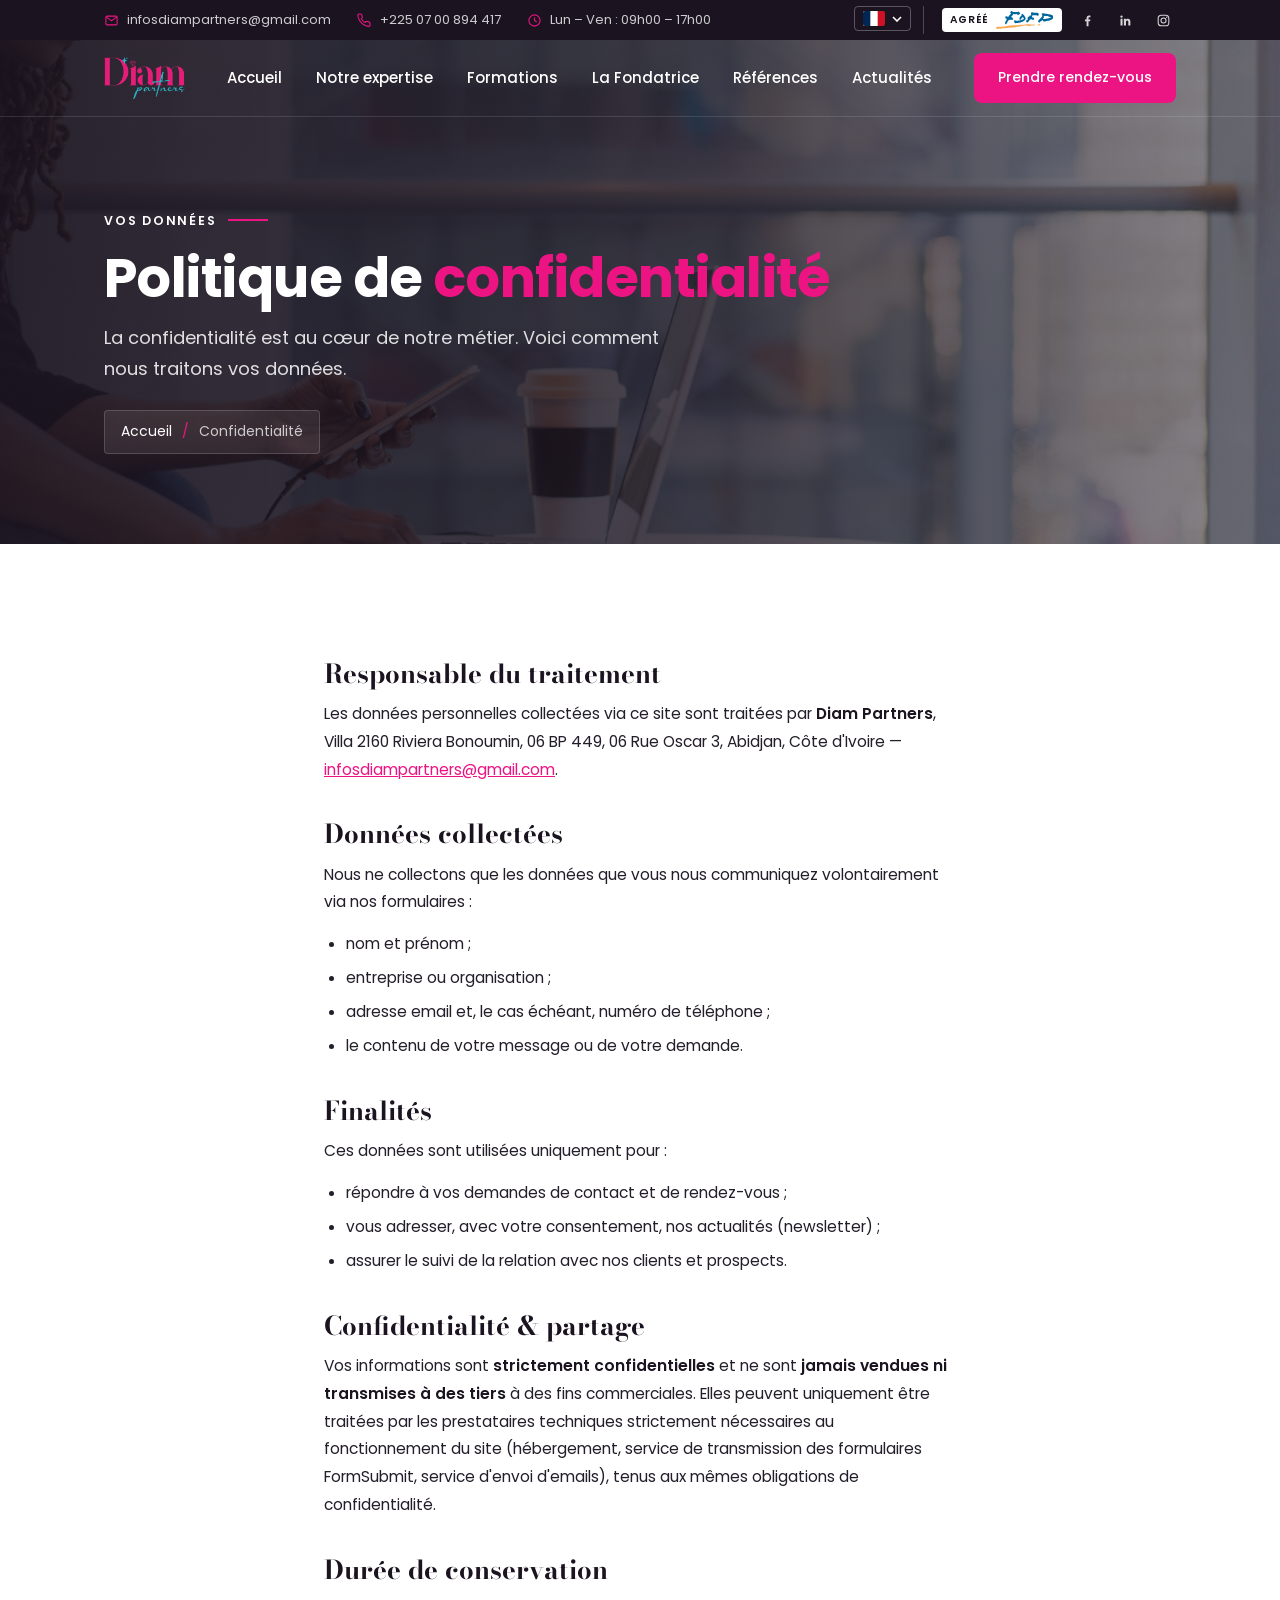
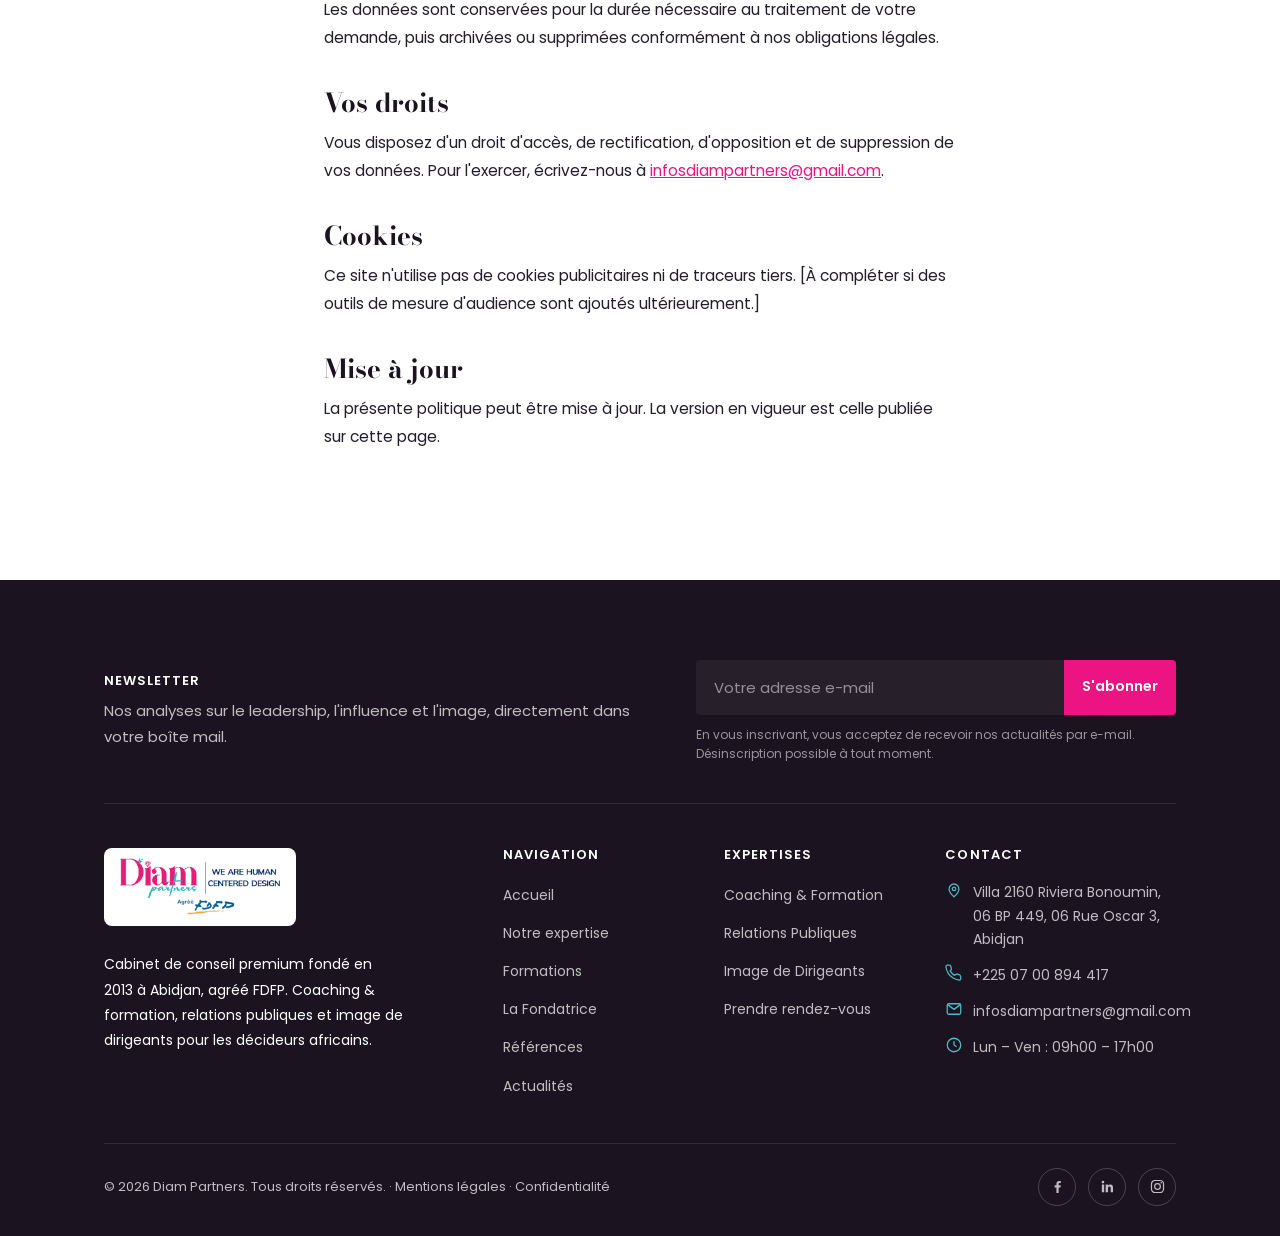
<file: confidentialite.html>
<!DOCTYPE html>
<html lang="fr">
<head>
  <meta charset="UTF-8" />
  <meta name="viewport" content="width=device-width, initial-scale=1.0" />
  <title>Politique de confidentialité | Diam Partners</title>
  <meta name="description" content="Politique de confidentialité de Diam Partners : quelles données sont collectées, pourquoi, et comment exercer vos droits." />
  <link rel="canonical" href="https://www.diampartners.com/confidentialite.html" />
  <!--i18n:alt-->
  <link rel="alternate" hreflang="fr" href="https://www.diampartners.com/confidentialite.html" />
  <link rel="alternate" hreflang="en" href="https://www.diampartners.com/en/confidentialite.html" />
  <link rel="alternate" hreflang="zh-Hans" href="https://www.diampartners.com/zh/confidentialite.html" />
  <link rel="alternate" hreflang="ar" href="https://www.diampartners.com/ar/confidentialite.html" />
  <link rel="alternate" hreflang="x-default" href="https://www.diampartners.com/confidentialite.html" />
  <!--/i18n:alt-->
  <meta name="robots" content="noindex, follow" />
  <link rel="icon" href="data:image/svg+xml,%3Csvg xmlns='http://www.w3.org/2000/svg' viewBox='0 0 24 24'%3E%3Cpath d='M5 3h14l3 6-10 12L2 9z' fill='none' stroke='%23EC1483' stroke-width='1.8' stroke-linejoin='round'/%3E%3C/svg%3E" />
  <link rel="preconnect" href="https://fonts.googleapis.com" />
  <link rel="preconnect" href="https://fonts.gstatic.com" crossorigin />
  <link href="https://fonts.googleapis.com/css2?family=Bodoni+Moda:ital,opsz,wght@0,6..96,400..900;1,6..96,400..900&family=Pacifico&family=Poppins:wght@300;400;500;600;700&display=swap" rel="stylesheet" />
  <link rel="stylesheet" href="assets/css/style.css" />
</head>
<body>

<header class="header header--overlay" data-header>
  <div class="c-topbar">
    <div class="c-topbar__inner">
      <div class="c-topbar__left">
        <a href="mailto:infosdiampartners@gmail.com"><svg class="ico" aria-hidden="true"><use href="assets/icons.svg#i-mail"></use></svg> infosdiampartners@gmail.com</a>
        <a href="tel:+2250700894417"><svg class="ico" aria-hidden="true"><use href="assets/icons.svg#i-phone"></use></svg> +225 07 00 894 417</a>
        <span><svg class="ico" aria-hidden="true"><use href="assets/icons.svg#i-clock"></use></svg> Lun – Ven : 09h00 – 17h00</span>
      </div>
      <div class="c-topbar__social"><!--i18n:switch--><div class="c-lang c-lang--top" data-lang><button class="c-lang__btn" type="button" aria-expanded="false" aria-controls="lang-menu-top" aria-label="Langue : Français"><img class="c-lang__flag" src="assets/images/flags/fr.svg" alt="" width="22" height="15" /><svg class="c-lang__caret" viewBox="0 0 10 6" aria-hidden="true"><path d="M1 1l4 4 4-4" fill="none" stroke="currentColor" stroke-width="1.6"/></svg></button><ul class="c-lang__menu" id="lang-menu-top" hidden><li><a href="confidentialite.html" hreflang="fr" lang="fr" aria-current="true" aria-label="Français" title="Français"><img class="c-lang__flag" src="assets/images/flags/fr.svg" alt="" width="22" height="15" /></a></li><li><a href="en/confidentialite.html" hreflang="en" lang="en" aria-label="English" title="English"><img class="c-lang__flag" src="assets/images/flags/gb.svg" alt="" width="22" height="15" /></a></li><li><a href="zh/confidentialite.html" hreflang="zh-Hans" lang="zh-Hans" aria-label="中文" title="中文"><img class="c-lang__flag" src="assets/images/flags/cn.svg" alt="" width="22" height="15" /></a></li><li><a href="ar/confidentialite.html" hreflang="ar" lang="ar" aria-label="العربية" title="العربية"><img class="c-lang__flag" src="assets/images/flags/sa.svg" alt="" width="22" height="15" /></a></li></ul></div><!--/i18n:switch--><span class="c-topbar__fdfp" title="Cabinet agréé FDFP"><span>Agréé</span><img src="assets/images/fdfp-mark.svg" alt="FDFP" width="57" height="18" /></span><a class="c-topbar__icon" href="https://www.facebook.com/diampartners26" target="_blank" rel="noopener" aria-label="Facebook de Diam Partners"><svg class="ico" aria-hidden="true"><use href="assets/icons.svg#i-facebook"></use></svg></a><a class="c-topbar__icon" href="https://www.linkedin.com/company/104519195/" target="_blank" rel="noopener" aria-label="LinkedIn de Diam Partners"><svg class="ico" aria-hidden="true"><use href="assets/icons.svg#i-linkedin"></use></svg></a><!-- DÉVELOPPEUR : lien Instagram à renseigner --><a class="c-topbar__icon" href="#" aria-label="Instagram de Diam Partners"><svg class="ico" aria-hidden="true"><use href="assets/icons.svg#i-instagram"></use></svg></a></div>
    </div>
  </div>
  <nav class="nav" aria-label="Navigation principale">
    <a href="index.html" class="nav__logo" aria-label="Diam Partners — accueil"><img src="assets/images/logo.png" alt="Diam Partners" width="140" height="42" /></a>
    <ul class="nav__list" data-nav-list id="menu">
      <li><a class="nav__link" href="index.html">Accueil</a></li>
      <li><a class="nav__link" href="expertise.html">Notre expertise</a></li>
      <li><a class="nav__link" href="formations.html">Formations</a></li>
      <li><a class="nav__link" href="fondatrice.html">La Fondatrice</a></li>
      <li><a class="nav__link" href="references.html">Références</a></li>
      <li><a class="nav__link" href="actualites.html">Actualités</a></li>
      <li class="c-only-mobile"><a class="nav__phone" href="tel:+2250700894417"><svg class="ico" aria-hidden="true"><use href="assets/icons.svg#i-phone"></use></svg> +225 07 00 894 417</a></li>
      <li><a class="nav__link nav__cta btn btn--primary" href="contact.html">Prendre rendez-vous</a></li>
    </ul>
    <!--i18n:mswitch--><div class="c-lang c-lang--header" data-lang><button class="c-lang__btn" type="button" aria-expanded="false" aria-controls="lang-menu-header" aria-label="Langue : Français"><img class="c-lang__flag" src="assets/images/flags/fr.svg" alt="" width="22" height="15" /><svg class="c-lang__caret" viewBox="0 0 10 6" aria-hidden="true"><path d="M1 1l4 4 4-4" fill="none" stroke="currentColor" stroke-width="1.6"/></svg></button><ul class="c-lang__menu" id="lang-menu-header" hidden><li><a href="confidentialite.html" hreflang="fr" lang="fr" aria-current="true" aria-label="Français" title="Français"><img class="c-lang__flag" src="assets/images/flags/fr.svg" alt="" width="22" height="15" /></a></li><li><a href="en/confidentialite.html" hreflang="en" lang="en" aria-label="English" title="English"><img class="c-lang__flag" src="assets/images/flags/gb.svg" alt="" width="22" height="15" /></a></li><li><a href="zh/confidentialite.html" hreflang="zh-Hans" lang="zh-Hans" aria-label="中文" title="中文"><img class="c-lang__flag" src="assets/images/flags/cn.svg" alt="" width="22" height="15" /></a></li><li><a href="ar/confidentialite.html" hreflang="ar" lang="ar" aria-label="العربية" title="العربية"><img class="c-lang__flag" src="assets/images/flags/sa.svg" alt="" width="22" height="15" /></a></li></ul></div><!--/i18n:mswitch-->
    <button class="nav__burger" data-burger aria-label="Ouvrir le menu" aria-expanded="false" aria-controls="menu"><span></span><span></span><span></span></button>
  </nav>
</header>

<main>

<section class="c-page-hero">
  <img class="bg" src="assets/images/stock/ph-legal.jpg" alt="" fetchpriority="high" />
  <div class="c-page-hero__inner" data-reveal>
    <span class="c-eyebrow">Vos données</span>
    <h1>Politique de <span>confidentialité</span></h1>
    <p>La confidentialité est au cœur de notre métier. Voici comment nous traitons vos données.</p>
    <nav class="c-crumbs" aria-label="Fil d'Ariane"><a href="index.html">Accueil</a><span class="sep">/</span><span aria-current="page">Confidentialité</span></nav>
  </div>
</section>

<section class="section">
  <div class="container prose" data-reveal>
    <!-- DÉVELOPPEUR / CABINET : adapter le contenu aux traitements réels et à la réglementation applicable
         (Côte d'Ivoire, loi n°2013-450 ; RGPD si visiteurs de l'UE). -->
    <h2>Responsable du traitement</h2>
    <p>Les données personnelles collectées via ce site sont traitées par <strong>Diam Partners</strong>, Villa 2160 Riviera Bonoumin, 06 BP 449, 06 Rue Oscar 3, Abidjan, Côte d'Ivoire — <a href="mailto:infosdiampartners@gmail.com">infosdiampartners@gmail.com</a>.</p>

    <h2>Données collectées</h2>
    <p>Nous ne collectons que les données que vous nous communiquez volontairement via nos formulaires :</p>
    <ul>
      <li>nom et prénom ;</li>
      <li>entreprise ou organisation ;</li>
      <li>adresse email et, le cas échéant, numéro de téléphone ;</li>
      <li>le contenu de votre message ou de votre demande.</li>
    </ul>

    <h2>Finalités</h2>
    <p>Ces données sont utilisées uniquement pour :</p>
    <ul>
      <li>répondre à vos demandes de contact et de rendez-vous ;</li>
      <li>vous adresser, avec votre consentement, nos actualités (newsletter) ;</li>
      <li>assurer le suivi de la relation avec nos clients et prospects.</li>
    </ul>

    <h2>Confidentialité &amp; partage</h2>
    <p>Vos informations sont <strong>strictement confidentielles</strong> et ne sont <strong>jamais vendues ni transmises à des tiers</strong> à des fins commerciales. Elles peuvent uniquement être traitées par les prestataires techniques strictement nécessaires au fonctionnement du site (hébergement, service de transmission des formulaires FormSubmit, service d'envoi d'emails), tenus aux mêmes obligations de confidentialité.</p>

    <h2>Durée de conservation</h2>
    <p>Les données sont conservées pour la durée nécessaire au traitement de votre demande, puis archivées ou supprimées conformément à nos obligations légales.</p>

    <h2>Vos droits</h2>
    <p>Vous disposez d'un droit d'accès, de rectification, d'opposition et de suppression de vos données. Pour l'exercer, écrivez-nous à <a href="mailto:infosdiampartners@gmail.com">infosdiampartners@gmail.com</a>.</p>

    <h2>Cookies</h2>
    <p>Ce site n'utilise pas de cookies publicitaires ni de traceurs tiers. [À compléter si des outils de mesure d'audience sont ajoutés ultérieurement.]</p>

    <h2>Mise à jour</h2>
    <p>La présente politique peut être mise à jour. La version en vigueur est celle publiée sur cette page.</p>
  </div>
</section>

</main>

<footer class="footer">
  <div class="container">
    <div class="footer__news">
      <div class="footer__news-text">
        <h4>Newsletter</h4>
        <p>Nos analyses sur le leadership, l'influence et l'image, directement dans votre boîte mail.</p>
      </div>
      <form class="footer__news-form" data-newsletter action="https://formsubmit.co/contact@diampartners.com" method="POST" aria-label="Inscription à la newsletter">
        <input type="hidden" name="_subject" value="Nouvelle inscription à la newsletter — site Diam Partners" /><input type="hidden" name="_template" value="table" /><input type="hidden" name="_captcha" value="false" /><input type="text" name="_honey" class="hp" tabindex="-1" autocomplete="off" aria-hidden="true" />
        <div class="c-news__row">
          <input type="email" name="email" placeholder="Votre adresse e-mail" required aria-label="Votre adresse e-mail" autocomplete="email" />
          <button type="submit" class="c-btn">S'abonner</button>
        </div>
        <p class="c-news__legal">En vous inscrivant, vous acceptez de recevoir nos actualités par e-mail. Désinscription possible à tout moment.</p>
        <p class="c-news__note" data-newsletter-note hidden></p>
      </form>
    </div>
    <div class="footer__grid">
      <div class="footer__brand">
        <span class="footer__logo-plate"><img src="assets/images/logo-footer.png" alt="Diam Partners — We are Human Centered Design — Cabinet agréé FDFP" width="251" height="91" /></span>
        <p>Cabinet de conseil premium fondé en 2013 à Abidjan, agréé FDFP. Coaching &amp; formation, relations publiques et image de dirigeants pour les décideurs africains.</p>
      </div>
      <div class="footer__col"><h4>Navigation</h4><ul>
        <li><a href="index.html">Accueil</a></li>
        <li><a href="expertise.html">Notre expertise</a></li>
        <li><a href="formations.html">Formations</a></li>
        <li><a href="fondatrice.html">La Fondatrice</a></li>
        <li><a href="references.html">Références</a></li>
        <li><a href="actualites.html">Actualités</a></li>
      </ul></div>
      <div class="footer__col"><h4>Expertises</h4><ul>
        <li><a href="expertise.html#coaching">Coaching &amp; Formation</a></li>
        <li><a href="expertise.html#rp">Relations Publiques</a></li>
        <li><a href="expertise.html#image">Image de Dirigeants</a></li>
        <li><a href="contact.html">Prendre rendez-vous</a></li>
      </ul></div>
      <div class="footer__col"><h4>Contact</h4>
        <div class="footer__contact"><span class="ic"><svg class="ico ico--sm" aria-hidden="true"><use href="assets/icons.svg#i-pin"></use></svg></span><span>Villa 2160 Riviera Bonoumin, 06 BP 449, 06 Rue Oscar 3, Abidjan</span></div>
        <div class="footer__contact"><span class="ic"><svg class="ico ico--sm" aria-hidden="true"><use href="assets/icons.svg#i-phone"></use></svg></span><a href="tel:+2250700894417">+225 07 00 894 417</a></div>
        <div class="footer__contact"><span class="ic"><svg class="ico ico--sm" aria-hidden="true"><use href="assets/icons.svg#i-mail"></use></svg></span><a href="mailto:infosdiampartners@gmail.com">infosdiampartners@gmail.com</a></div>
        <div class="footer__contact"><span class="ic"><svg class="ico ico--sm" aria-hidden="true"><use href="assets/icons.svg#i-clock"></use></svg></span><span>Lun – Ven : 09h00 – 17h00</span></div>
      </div>
    </div>
    <div class="footer__bottom">
      <p>© <span data-year>2026</span> Diam Partners. Tous droits réservés. · <a href="mentions-legales.html">Mentions légales</a> · <a href="confidentialite.html">Confidentialité</a></p>
      <div class="footer__socials"><a href="https://www.facebook.com/diampartners26" target="_blank" rel="noopener" aria-label="Facebook de Diam Partners"><svg class="ico" aria-hidden="true"><use href="assets/icons.svg#i-facebook"></use></svg></a><a href="https://www.linkedin.com/company/104519195/" target="_blank" rel="noopener" aria-label="LinkedIn de Diam Partners"><svg class="ico" aria-hidden="true"><use href="assets/icons.svg#i-linkedin"></use></svg></a><!-- DÉVELOPPEUR : lien Instagram à renseigner --><a href="#" aria-label="Instagram de Diam Partners"><svg class="ico" aria-hidden="true"><use href="assets/icons.svg#i-instagram"></use></svg></a></div>
    </div>
  </div>
</footer>

<script src="assets/js/main.js" defer></script>
</body>
</html>
</file>
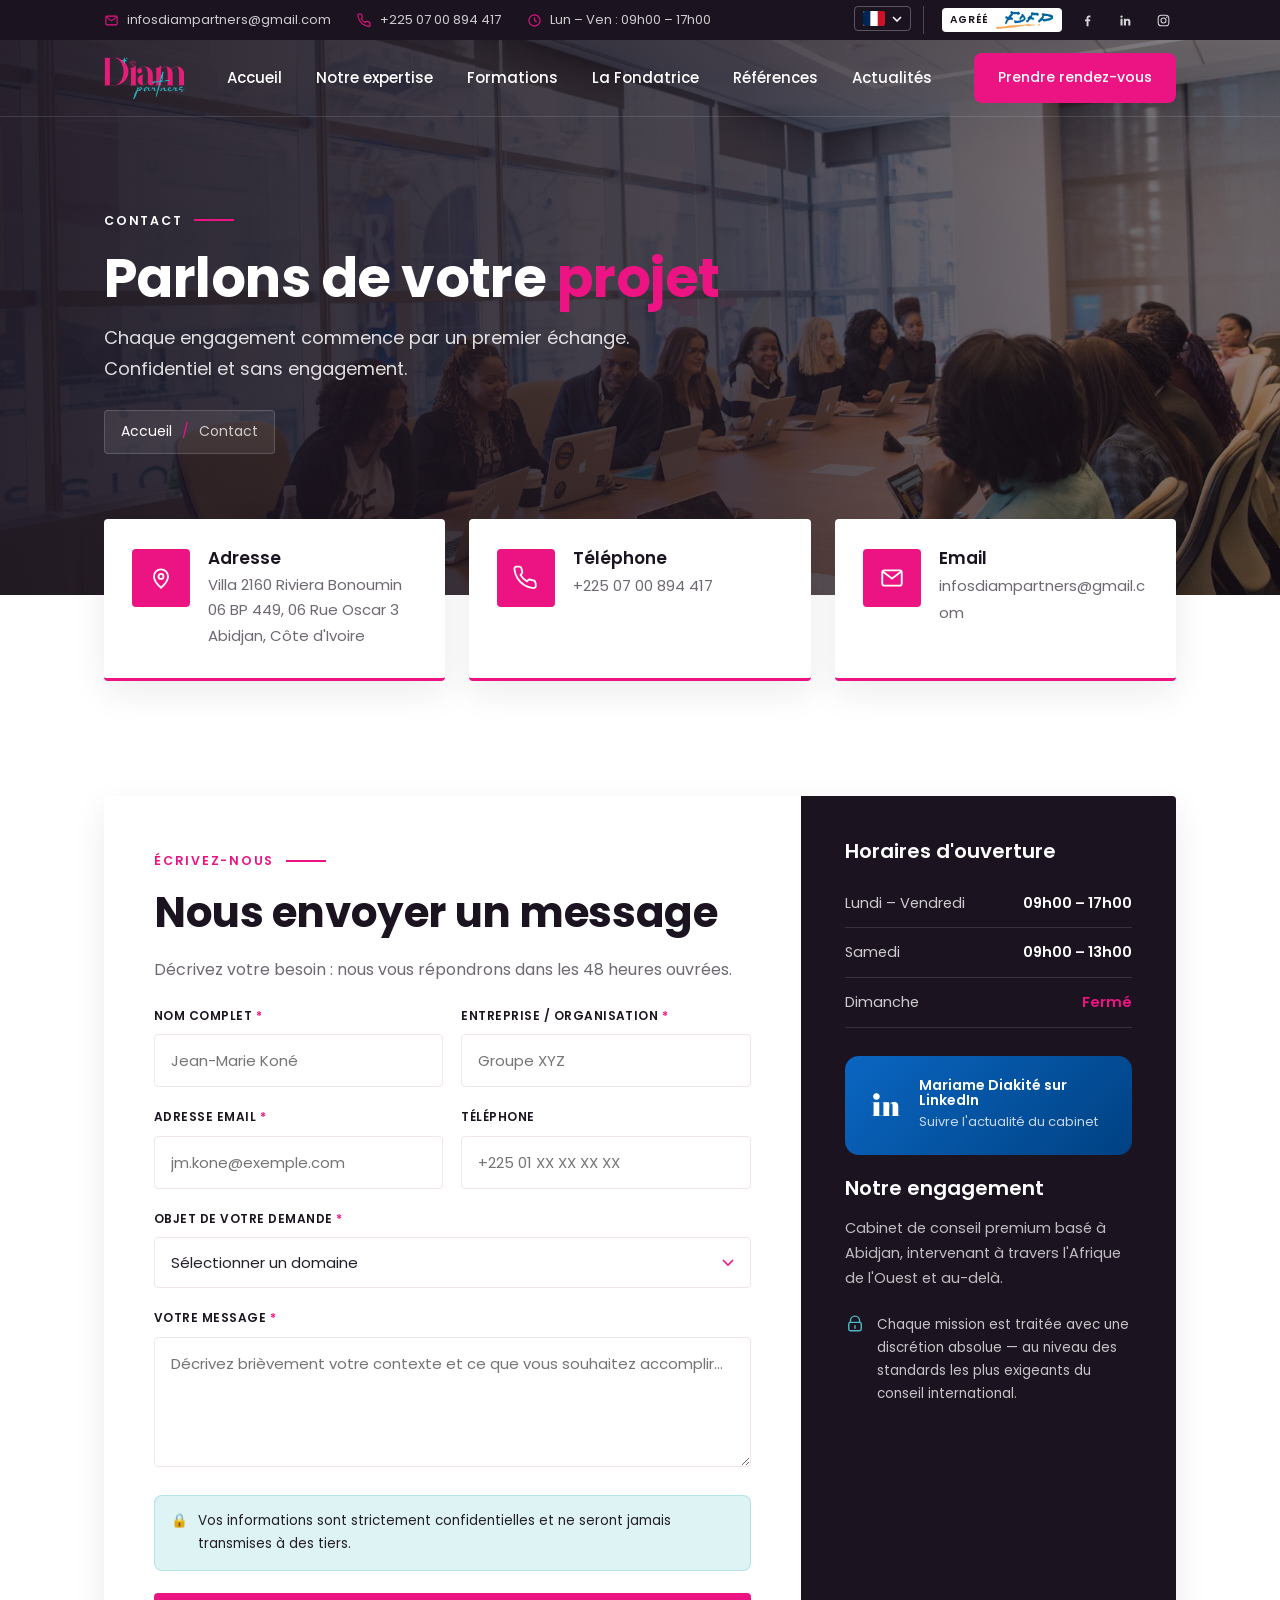
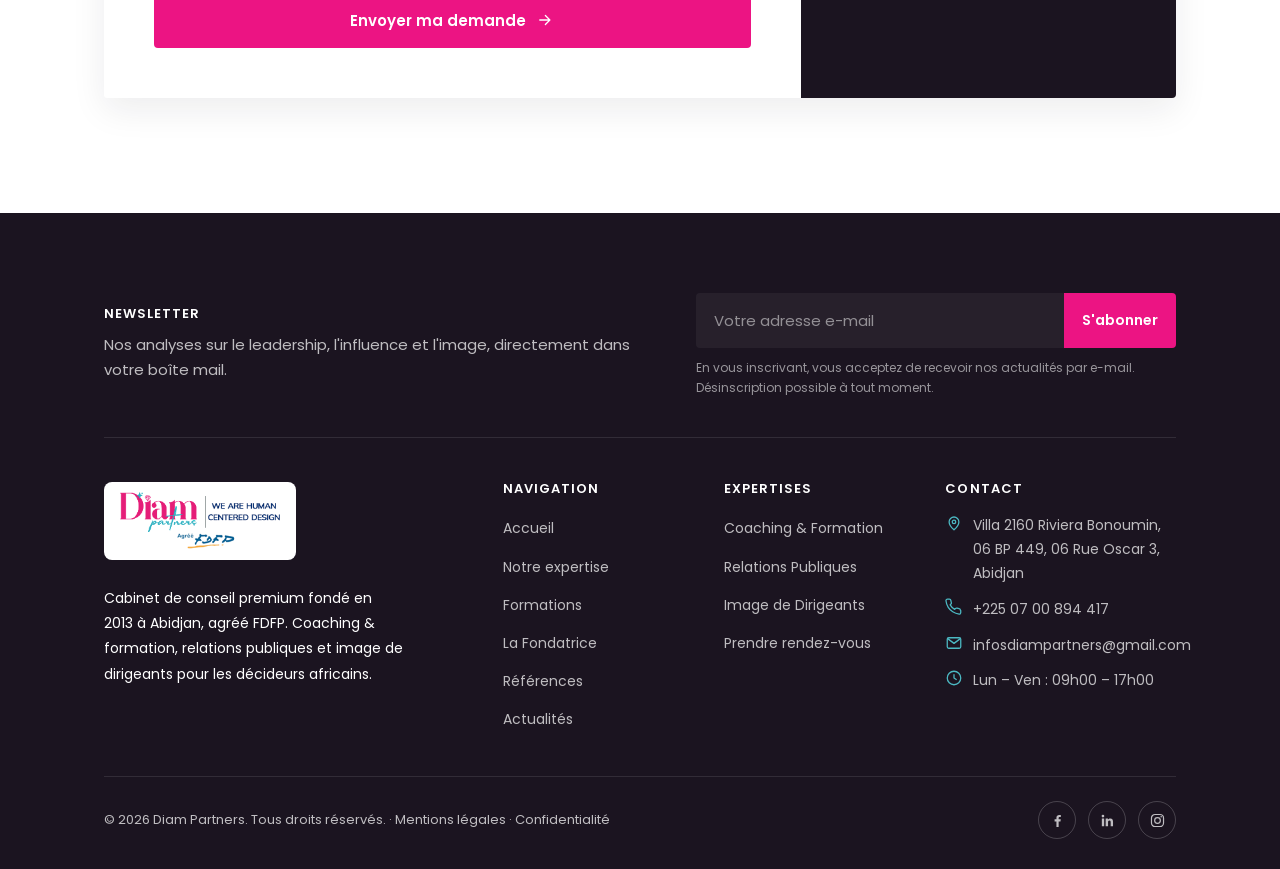
<file: contact.html>
<!DOCTYPE html>
<html lang="fr">
<head>
  <meta charset="UTF-8" />
  <meta name="viewport" content="width=device-width, initial-scale=1.0" />
  <title>Contact | Diam Partners — Prendre rendez-vous</title>
  <meta name="description" content="Contactez Diam Partners pour un premier échange confidentiel. Coaching exécutif, relations publiques, image de dirigeants — Abidjan, Côte d'Ivoire." />
  <link rel="canonical" href="https://www.diampartners.com/contact.html" />
  <!--i18n:alt-->
  <link rel="alternate" hreflang="fr" href="https://www.diampartners.com/contact.html" />
  <link rel="alternate" hreflang="en" href="https://www.diampartners.com/en/contact.html" />
  <link rel="alternate" hreflang="zh-Hans" href="https://www.diampartners.com/zh/contact.html" />
  <link rel="alternate" hreflang="ar" href="https://www.diampartners.com/ar/contact.html" />
  <link rel="alternate" hreflang="x-default" href="https://www.diampartners.com/contact.html" />
  <!--/i18n:alt-->
  <meta property="og:type" content="website" />
  <meta property="og:title" content="Contact | Diam Partners" />
  <meta property="og:description" content="Parlons de votre projet lors d'un premier échange confidentiel." />
  <meta property="og:image" content="https://www.diampartners.com/assets/images/cover-linkedin.jpg" />
  <link rel="icon" href="data:image/svg+xml,%3Csvg xmlns='http://www.w3.org/2000/svg' viewBox='0 0 24 24'%3E%3Cpath d='M5 3h14l3 6-10 12L2 9z' fill='none' stroke='%23EC1483' stroke-width='1.8' stroke-linejoin='round'/%3E%3C/svg%3E" />
  <link rel="preconnect" href="https://fonts.googleapis.com" />
  <link rel="preconnect" href="https://fonts.gstatic.com" crossorigin />
  <link href="https://fonts.googleapis.com/css2?family=Bodoni+Moda:ital,opsz,wght@0,6..96,400..900;1,6..96,400..900&family=Pacifico&family=Poppins:wght@300;400;500;600;700&display=swap" rel="stylesheet" />
  <link rel="stylesheet" href="assets/css/style.css" />
</head>
<body>

<header class="header header--overlay" data-header>
  <div class="c-topbar">
    <div class="c-topbar__inner">
      <div class="c-topbar__left">
        <a href="mailto:infosdiampartners@gmail.com"><svg class="ico" aria-hidden="true"><use href="assets/icons.svg#i-mail"></use></svg> infosdiampartners@gmail.com</a>
        <a href="tel:+2250700894417"><svg class="ico" aria-hidden="true"><use href="assets/icons.svg#i-phone"></use></svg> +225 07 00 894 417</a>
        <span><svg class="ico" aria-hidden="true"><use href="assets/icons.svg#i-clock"></use></svg> Lun – Ven : 09h00 – 17h00</span>
      </div>
      <div class="c-topbar__social"><!--i18n:switch--><div class="c-lang c-lang--top" data-lang><button class="c-lang__btn" type="button" aria-expanded="false" aria-controls="lang-menu-top" aria-label="Langue : Français"><img class="c-lang__flag" src="assets/images/flags/fr.svg" alt="" width="22" height="15" /><svg class="c-lang__caret" viewBox="0 0 10 6" aria-hidden="true"><path d="M1 1l4 4 4-4" fill="none" stroke="currentColor" stroke-width="1.6"/></svg></button><ul class="c-lang__menu" id="lang-menu-top" hidden><li><a href="contact.html" hreflang="fr" lang="fr" aria-current="true" aria-label="Français" title="Français"><img class="c-lang__flag" src="assets/images/flags/fr.svg" alt="" width="22" height="15" /></a></li><li><a href="en/contact.html" hreflang="en" lang="en" aria-label="English" title="English"><img class="c-lang__flag" src="assets/images/flags/gb.svg" alt="" width="22" height="15" /></a></li><li><a href="zh/contact.html" hreflang="zh-Hans" lang="zh-Hans" aria-label="中文" title="中文"><img class="c-lang__flag" src="assets/images/flags/cn.svg" alt="" width="22" height="15" /></a></li><li><a href="ar/contact.html" hreflang="ar" lang="ar" aria-label="العربية" title="العربية"><img class="c-lang__flag" src="assets/images/flags/sa.svg" alt="" width="22" height="15" /></a></li></ul></div><!--/i18n:switch--><span class="c-topbar__fdfp" title="Cabinet agréé FDFP"><span>Agréé</span><img src="assets/images/fdfp-mark.svg" alt="FDFP" width="57" height="18" /></span><a class="c-topbar__icon" href="https://www.facebook.com/diampartners26" target="_blank" rel="noopener" aria-label="Facebook de Diam Partners"><svg class="ico" aria-hidden="true"><use href="assets/icons.svg#i-facebook"></use></svg></a><a class="c-topbar__icon" href="https://www.linkedin.com/company/104519195/" target="_blank" rel="noopener" aria-label="LinkedIn de Diam Partners"><svg class="ico" aria-hidden="true"><use href="assets/icons.svg#i-linkedin"></use></svg></a><!-- DÉVELOPPEUR : lien Instagram à renseigner --><a class="c-topbar__icon" href="#" aria-label="Instagram de Diam Partners"><svg class="ico" aria-hidden="true"><use href="assets/icons.svg#i-instagram"></use></svg></a></div>
    </div>
  </div>
  <nav class="nav" aria-label="Navigation principale">
    <a href="index.html" class="nav__logo" aria-label="Diam Partners — accueil"><img src="assets/images/logo.png" alt="Diam Partners" width="140" height="42" /></a>
    <ul class="nav__list" data-nav-list id="menu">
      <li><a class="nav__link" href="index.html">Accueil</a></li>
      <li><a class="nav__link" href="expertise.html">Notre expertise</a></li>
      <li><a class="nav__link" href="formations.html">Formations</a></li>
      <li><a class="nav__link" href="fondatrice.html">La Fondatrice</a></li>
      <li><a class="nav__link" href="references.html">Références</a></li>
      <li><a class="nav__link" href="actualites.html">Actualités</a></li>
      <li class="c-only-mobile"><a class="nav__phone" href="tel:+2250700894417"><svg class="ico" aria-hidden="true"><use href="assets/icons.svg#i-phone"></use></svg> +225 07 00 894 417</a></li>
      <li><a class="nav__link nav__cta btn btn--primary" href="contact.html" aria-current="page">Prendre rendez-vous</a></li>
    </ul>
    <!--i18n:mswitch--><div class="c-lang c-lang--header" data-lang><button class="c-lang__btn" type="button" aria-expanded="false" aria-controls="lang-menu-header" aria-label="Langue : Français"><img class="c-lang__flag" src="assets/images/flags/fr.svg" alt="" width="22" height="15" /><svg class="c-lang__caret" viewBox="0 0 10 6" aria-hidden="true"><path d="M1 1l4 4 4-4" fill="none" stroke="currentColor" stroke-width="1.6"/></svg></button><ul class="c-lang__menu" id="lang-menu-header" hidden><li><a href="contact.html" hreflang="fr" lang="fr" aria-current="true" aria-label="Français" title="Français"><img class="c-lang__flag" src="assets/images/flags/fr.svg" alt="" width="22" height="15" /></a></li><li><a href="en/contact.html" hreflang="en" lang="en" aria-label="English" title="English"><img class="c-lang__flag" src="assets/images/flags/gb.svg" alt="" width="22" height="15" /></a></li><li><a href="zh/contact.html" hreflang="zh-Hans" lang="zh-Hans" aria-label="中文" title="中文"><img class="c-lang__flag" src="assets/images/flags/cn.svg" alt="" width="22" height="15" /></a></li><li><a href="ar/contact.html" hreflang="ar" lang="ar" aria-label="العربية" title="العربية"><img class="c-lang__flag" src="assets/images/flags/sa.svg" alt="" width="22" height="15" /></a></li></ul></div><!--/i18n:mswitch-->
    <button class="nav__burger" data-burger aria-label="Ouvrir le menu" aria-expanded="false" aria-controls="menu"><span></span><span></span><span></span></button>
  </nav>
</header>

<main>

<section class="c-page-hero c-page-hero--pull">
  <img class="bg" src="assets/images/stock/ph-contact.jpg" alt="" fetchpriority="high" />
  <div class="c-page-hero__inner" data-reveal>
    <span class="c-eyebrow">Contact</span>
    <h1>Parlons de votre <span>projet</span></h1>
    <p>Chaque engagement commence par un premier échange. Confidentiel et sans engagement.</p>
    <nav class="c-crumbs" aria-label="Fil d'Ariane"><a href="index.html">Accueil</a><span class="sep">/</span><span aria-current="page">Contact</span></nav>
  </div>
</section>

<!-- CARTES D'INFORMATIONS -->
<div class="container">
  <div class="c-info-grid c-info-grid--up">
    <div class="c-info" data-reveal>
      <span class="c-info__ic"><svg class="ico" aria-hidden="true"><use href="assets/icons.svg#i-pin"></use></svg></span>
      <div><h4>Adresse</h4><p>Villa 2160 Riviera Bonoumin<br>06 BP 449, 06 Rue Oscar 3<br>Abidjan, Côte d'Ivoire</p></div>
    </div>
    <div class="c-info" data-reveal data-delay="1">
      <span class="c-info__ic"><svg class="ico" aria-hidden="true"><use href="assets/icons.svg#i-phone"></use></svg></span>
      <div><h4>Téléphone</h4><a href="tel:+2250700894417">+225 07 00 894 417</a></div>
    </div>
    <div class="c-info" data-reveal data-delay="2">
      <span class="c-info__ic"><svg class="ico" aria-hidden="true"><use href="assets/icons.svg#i-mail"></use></svg></span>
      <div><h4>Email</h4><a href="mailto:infosdiampartners@gmail.com">infosdiampartners@gmail.com</a></div>
    </div>
  </div>
</div>

<!-- FORMULAIRE + PANNEAU -->
<section class="section">
  <div class="container">
    <div class="c-form-wrap" data-reveal>
      <div class="c-form-panel">
        <span class="c-eyebrow">Écrivez-nous</span>
        <h2 class="c-title">Nous envoyer un message</h2>
        <p class="c-text">Décrivez votre besoin : nous vous répondrons dans les 48 heures ouvrées.</p>
        <!-- Envoi via FormSubmit vers infosdiampartners@gmail.com (le 1er envoi déclenche un e-mail d'activation à confirmer). -->
        <form data-contact-form data-success="formSuccess" action="https://formsubmit.co/infosdiampartners@gmail.com" method="POST" novalidate>
          <input type="hidden" name="_subject" value="Nouvelle demande de contact — site Diam Partners" /><input type="hidden" name="_template" value="table" /><input type="hidden" name="_captcha" value="false" /><input type="text" name="_honey" class="hp" tabindex="-1" autocomplete="off" aria-hidden="true" />
          <div class="field-row">
            <div class="field"><label for="nom">Nom complet <span class="req">*</span></label><input type="text" id="nom" name="nom" placeholder="Jean-Marie Koné" autocomplete="name" required /></div>
            <div class="field"><label for="entreprise">Entreprise / Organisation <span class="req">*</span></label><input type="text" id="entreprise" name="entreprise" placeholder="Groupe XYZ" autocomplete="organization" required /></div>
          </div>
          <div class="field-row">
            <div class="field"><label for="email">Adresse email <span class="req">*</span></label><input type="email" id="email" name="email" placeholder="jm.kone@exemple.com" autocomplete="email" required /></div>
            <div class="field"><label for="tel">Téléphone</label><input type="tel" id="tel" name="tel" placeholder="+225 01 XX XX XX XX" autocomplete="tel" /></div>
          </div>
          <div class="field"><label for="objet">Objet de votre demande <span class="req">*</span></label>
            <select id="objet" name="objet" required>
              <option value="" disabled selected>Sélectionner un domaine</option>
              <option value="Coaching exécutif individuel">Coaching exécutif individuel</option>
              <option value="Formation &amp; développement des équipes">Formation &amp; développement des équipes</option>
              <option value="Relations Publiques &amp; lobbying">Relations Publiques &amp; lobbying</option>
              <option value="Image de personnalité ou de dirigeant">Image de personnalité ou de dirigeant</option>
              <option value="Autre demande">Autre demande</option>
            </select>
          </div>
          <div class="field"><label for="message">Votre message <span class="req">*</span></label><textarea id="message" name="message" placeholder="Décrivez brièvement votre contexte et ce que vous souhaitez accomplir…" required></textarea></div>
          <div class="confid-note"><span class="lock">🔒</span><span>Vos informations sont strictement confidentielles et ne seront jamais transmises à des tiers.</span></div>
          <button type="submit" class="c-btn" style="width:100%;justify-content:center;">Envoyer ma demande <svg class="ico" aria-hidden="true"><use href="assets/icons.svg#i-arrow"></use></svg></button>
        </form>
        <div class="form-success" id="formSuccess" role="status">
          <div class="ic">✅</div>
          <h4>Message envoyé avec succès</h4>
          <p>Nous avons bien reçu votre demande. Notre équipe vous répondra dans les 48 heures ouvrées à l'adresse indiquée.</p>
        </div>
      </div>
      <aside class="c-side-panel">
        <h3>Horaires d'ouverture</h3>
        <ul class="c-hours">
          <li><span>Lundi – Vendredi</span><b>09h00 – 17h00</b></li>
          <li><span>Samedi</span><b>09h00 – 13h00</b></li>
          <li><span>Dimanche</span><b class="closed">Fermé</b></li>
        </ul>
        <a href="https://www.linkedin.com/in/mariame-diakite-msc-536112a7" target="_blank" rel="noopener" class="linkedin-box">
          <span class="in">in</span>
          <div><h4>Mariame Diakité sur LinkedIn</h4><p>Suivre l'actualité du cabinet</p></div>
        </a>
        <h3>Notre engagement</h3>
        <p class="c-text">Cabinet de conseil premium basé à Abidjan, intervenant à travers l'Afrique de l'Ouest et au-delà.</p>
        <div class="c-lock"><svg class="ico" aria-hidden="true"><use href="assets/icons.svg#i-lock"></use></svg><span>Chaque mission est traitée avec une discrétion absolue — au niveau des standards les plus exigeants du conseil international.</span></div>
      </aside>
    </div>
  </div>
</section>

</main>

<footer class="footer">
  <div class="container">
    <div class="footer__news">
      <div class="footer__news-text">
        <h4>Newsletter</h4>
        <p>Nos analyses sur le leadership, l'influence et l'image, directement dans votre boîte mail.</p>
      </div>
      <form class="footer__news-form" data-newsletter action="https://formsubmit.co/contact@diampartners.com" method="POST" aria-label="Inscription à la newsletter">
        <input type="hidden" name="_subject" value="Nouvelle inscription à la newsletter — site Diam Partners" /><input type="hidden" name="_template" value="table" /><input type="hidden" name="_captcha" value="false" /><input type="text" name="_honey" class="hp" tabindex="-1" autocomplete="off" aria-hidden="true" />
        <div class="c-news__row">
          <input type="email" name="email" placeholder="Votre adresse e-mail" required aria-label="Votre adresse e-mail" autocomplete="email" />
          <button type="submit" class="c-btn">S'abonner</button>
        </div>
        <p class="c-news__legal">En vous inscrivant, vous acceptez de recevoir nos actualités par e-mail. Désinscription possible à tout moment.</p>
        <p class="c-news__note" data-newsletter-note hidden></p>
      </form>
    </div>
    <div class="footer__grid">
      <div class="footer__brand">
        <span class="footer__logo-plate"><img src="assets/images/logo-footer.png" alt="Diam Partners — We are Human Centered Design — Cabinet agréé FDFP" width="251" height="91" /></span>
        <p>Cabinet de conseil premium fondé en 2013 à Abidjan, agréé FDFP. Coaching &amp; formation, relations publiques et image de dirigeants pour les décideurs africains.</p>
      </div>
      <div class="footer__col"><h4>Navigation</h4><ul>
        <li><a href="index.html">Accueil</a></li>
        <li><a href="expertise.html">Notre expertise</a></li>
        <li><a href="formations.html">Formations</a></li>
        <li><a href="fondatrice.html">La Fondatrice</a></li>
        <li><a href="references.html">Références</a></li>
        <li><a href="actualites.html">Actualités</a></li>
      </ul></div>
      <div class="footer__col"><h4>Expertises</h4><ul>
        <li><a href="expertise.html#coaching">Coaching &amp; Formation</a></li>
        <li><a href="expertise.html#rp">Relations Publiques</a></li>
        <li><a href="expertise.html#image">Image de Dirigeants</a></li>
        <li><a href="contact.html">Prendre rendez-vous</a></li>
      </ul></div>
      <div class="footer__col"><h4>Contact</h4>
        <div class="footer__contact"><span class="ic"><svg class="ico ico--sm" aria-hidden="true"><use href="assets/icons.svg#i-pin"></use></svg></span><span>Villa 2160 Riviera Bonoumin, 06 BP 449, 06 Rue Oscar 3, Abidjan</span></div>
        <div class="footer__contact"><span class="ic"><svg class="ico ico--sm" aria-hidden="true"><use href="assets/icons.svg#i-phone"></use></svg></span><a href="tel:+2250700894417">+225 07 00 894 417</a></div>
        <div class="footer__contact"><span class="ic"><svg class="ico ico--sm" aria-hidden="true"><use href="assets/icons.svg#i-mail"></use></svg></span><a href="mailto:infosdiampartners@gmail.com">infosdiampartners@gmail.com</a></div>
        <div class="footer__contact"><span class="ic"><svg class="ico ico--sm" aria-hidden="true"><use href="assets/icons.svg#i-clock"></use></svg></span><span>Lun – Ven : 09h00 – 17h00</span></div>
      </div>
    </div>
    <div class="footer__bottom">
      <p>© <span data-year>2026</span> Diam Partners. Tous droits réservés. · <a href="mentions-legales.html">Mentions légales</a> · <a href="confidentialite.html">Confidentialité</a></p>
      <div class="footer__socials"><a href="https://www.facebook.com/diampartners26" target="_blank" rel="noopener" aria-label="Facebook de Diam Partners"><svg class="ico" aria-hidden="true"><use href="assets/icons.svg#i-facebook"></use></svg></a><a href="https://www.linkedin.com/company/104519195/" target="_blank" rel="noopener" aria-label="LinkedIn de Diam Partners"><svg class="ico" aria-hidden="true"><use href="assets/icons.svg#i-linkedin"></use></svg></a><!-- DÉVELOPPEUR : lien Instagram à renseigner --><a href="#" aria-label="Instagram de Diam Partners"><svg class="ico" aria-hidden="true"><use href="assets/icons.svg#i-instagram"></use></svg></a></div>
    </div>
  </div>
</footer>

<script src="assets/js/main.js" defer></script>
</body>
</html>
</file>
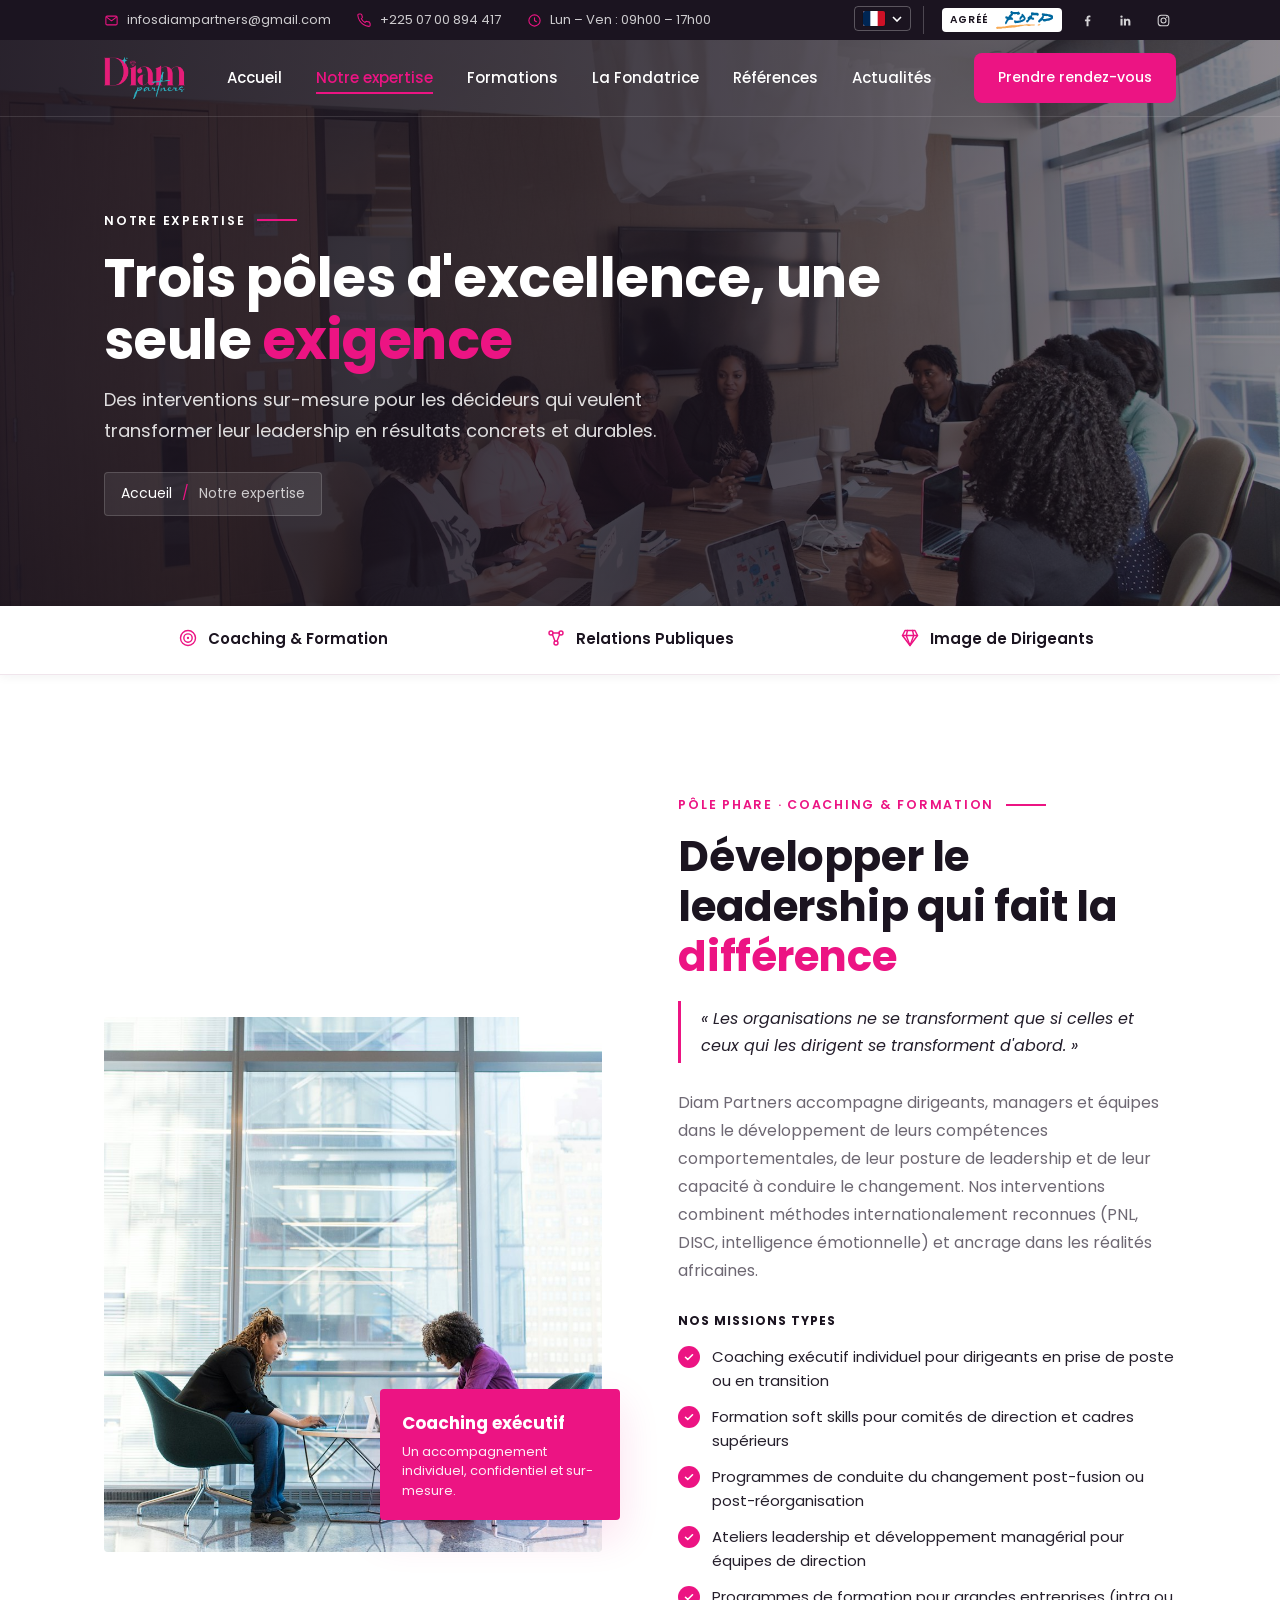
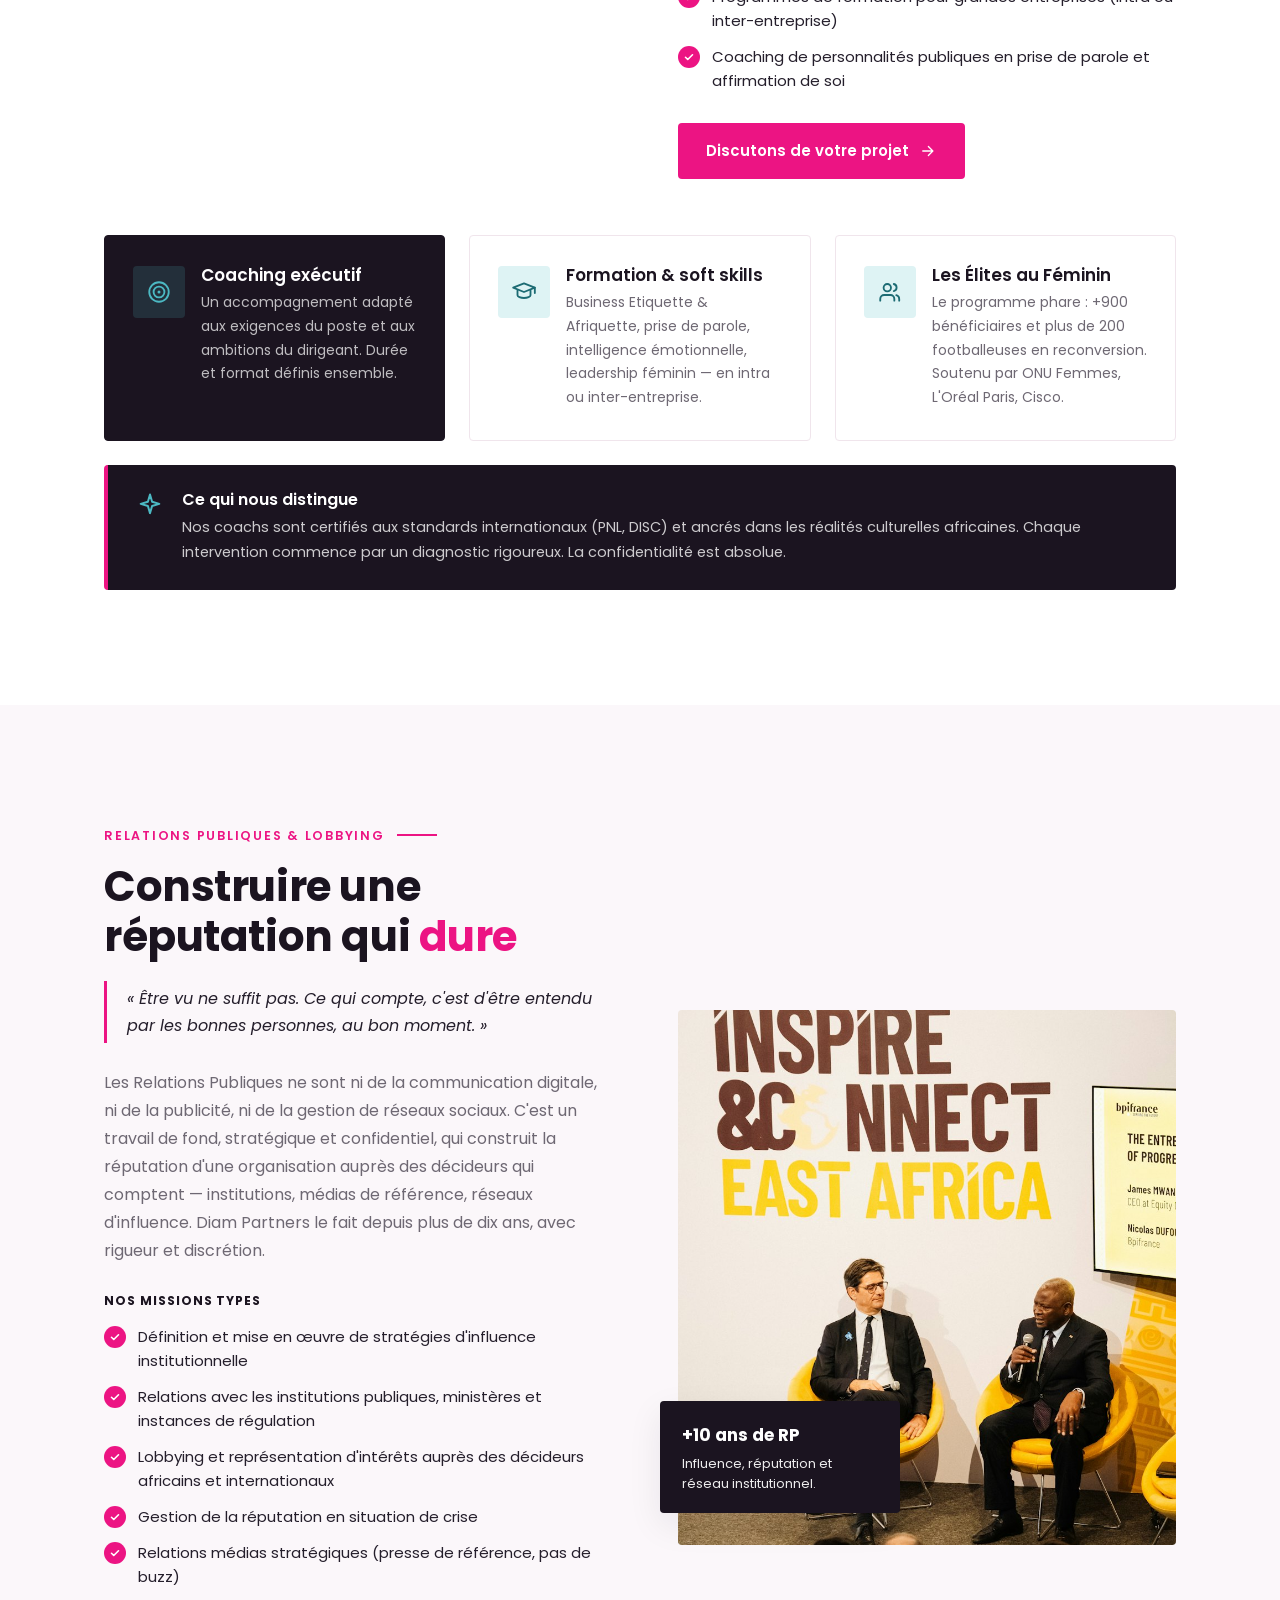
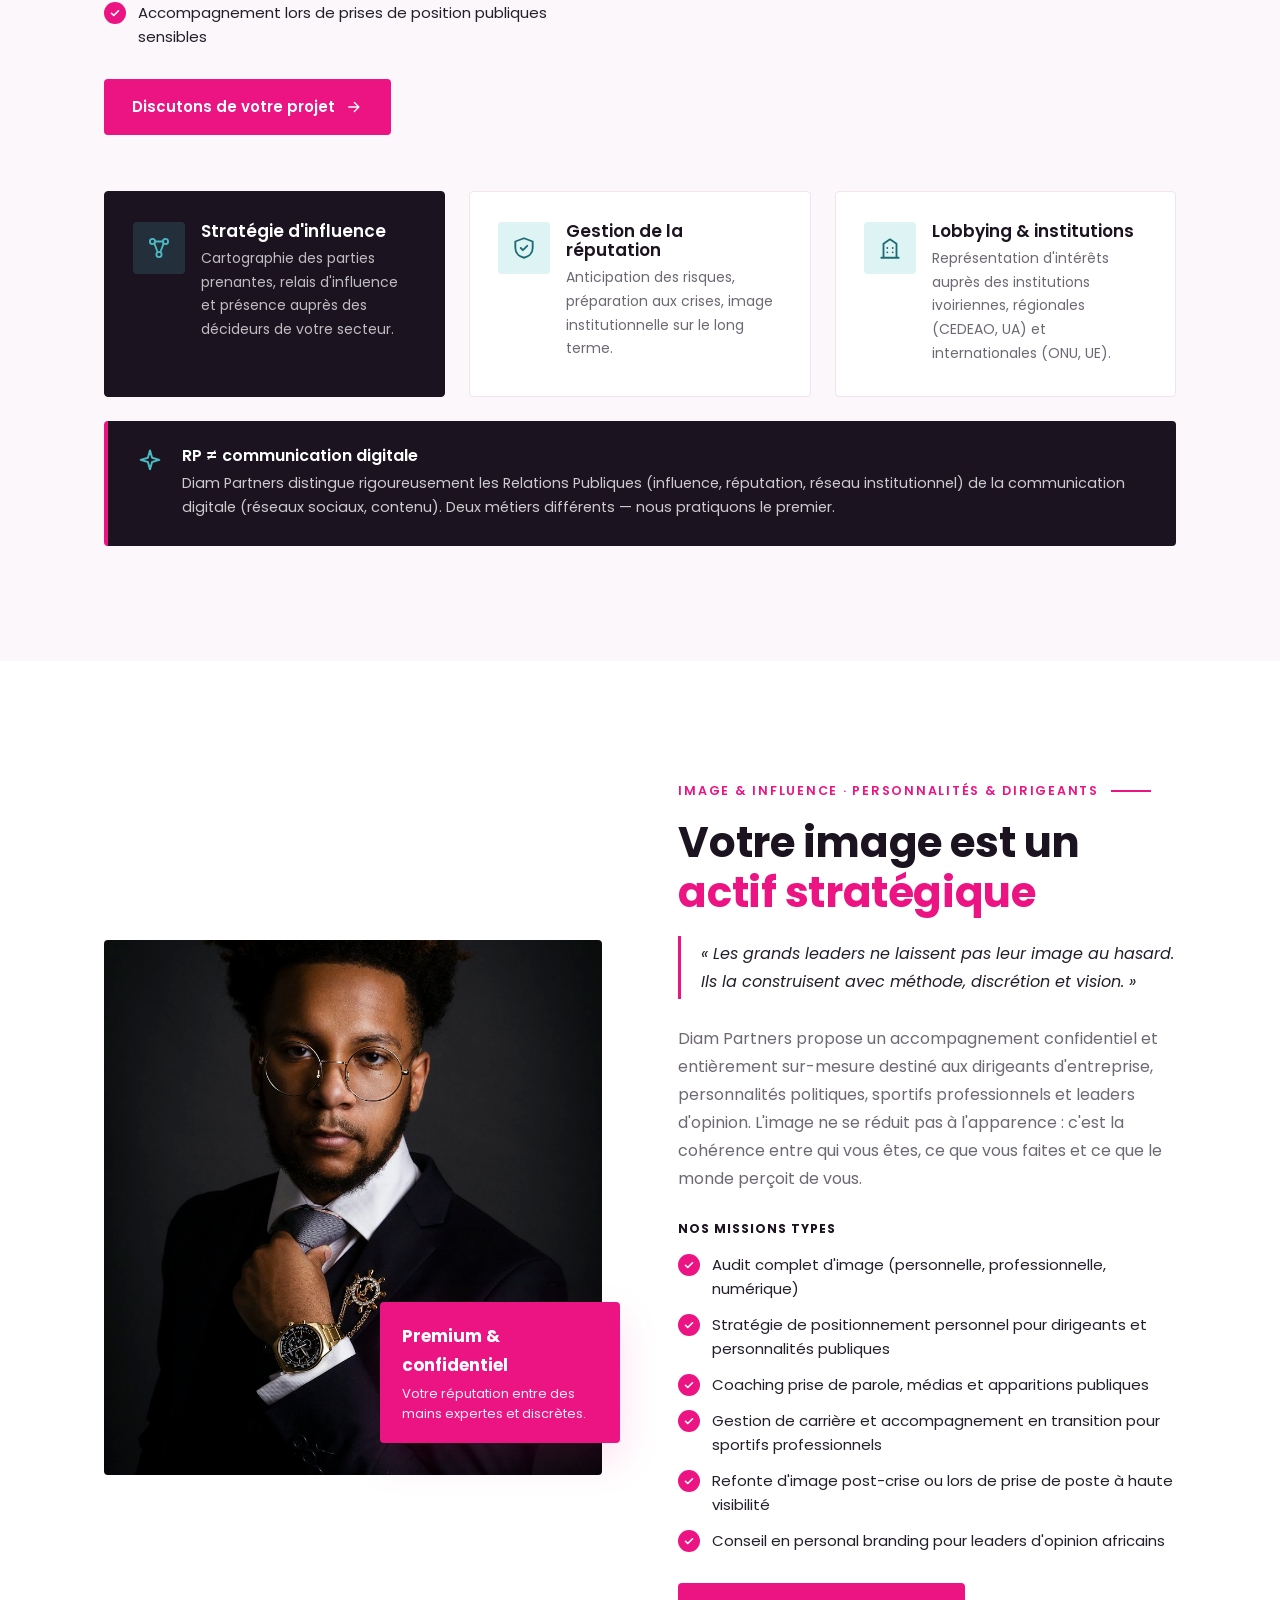
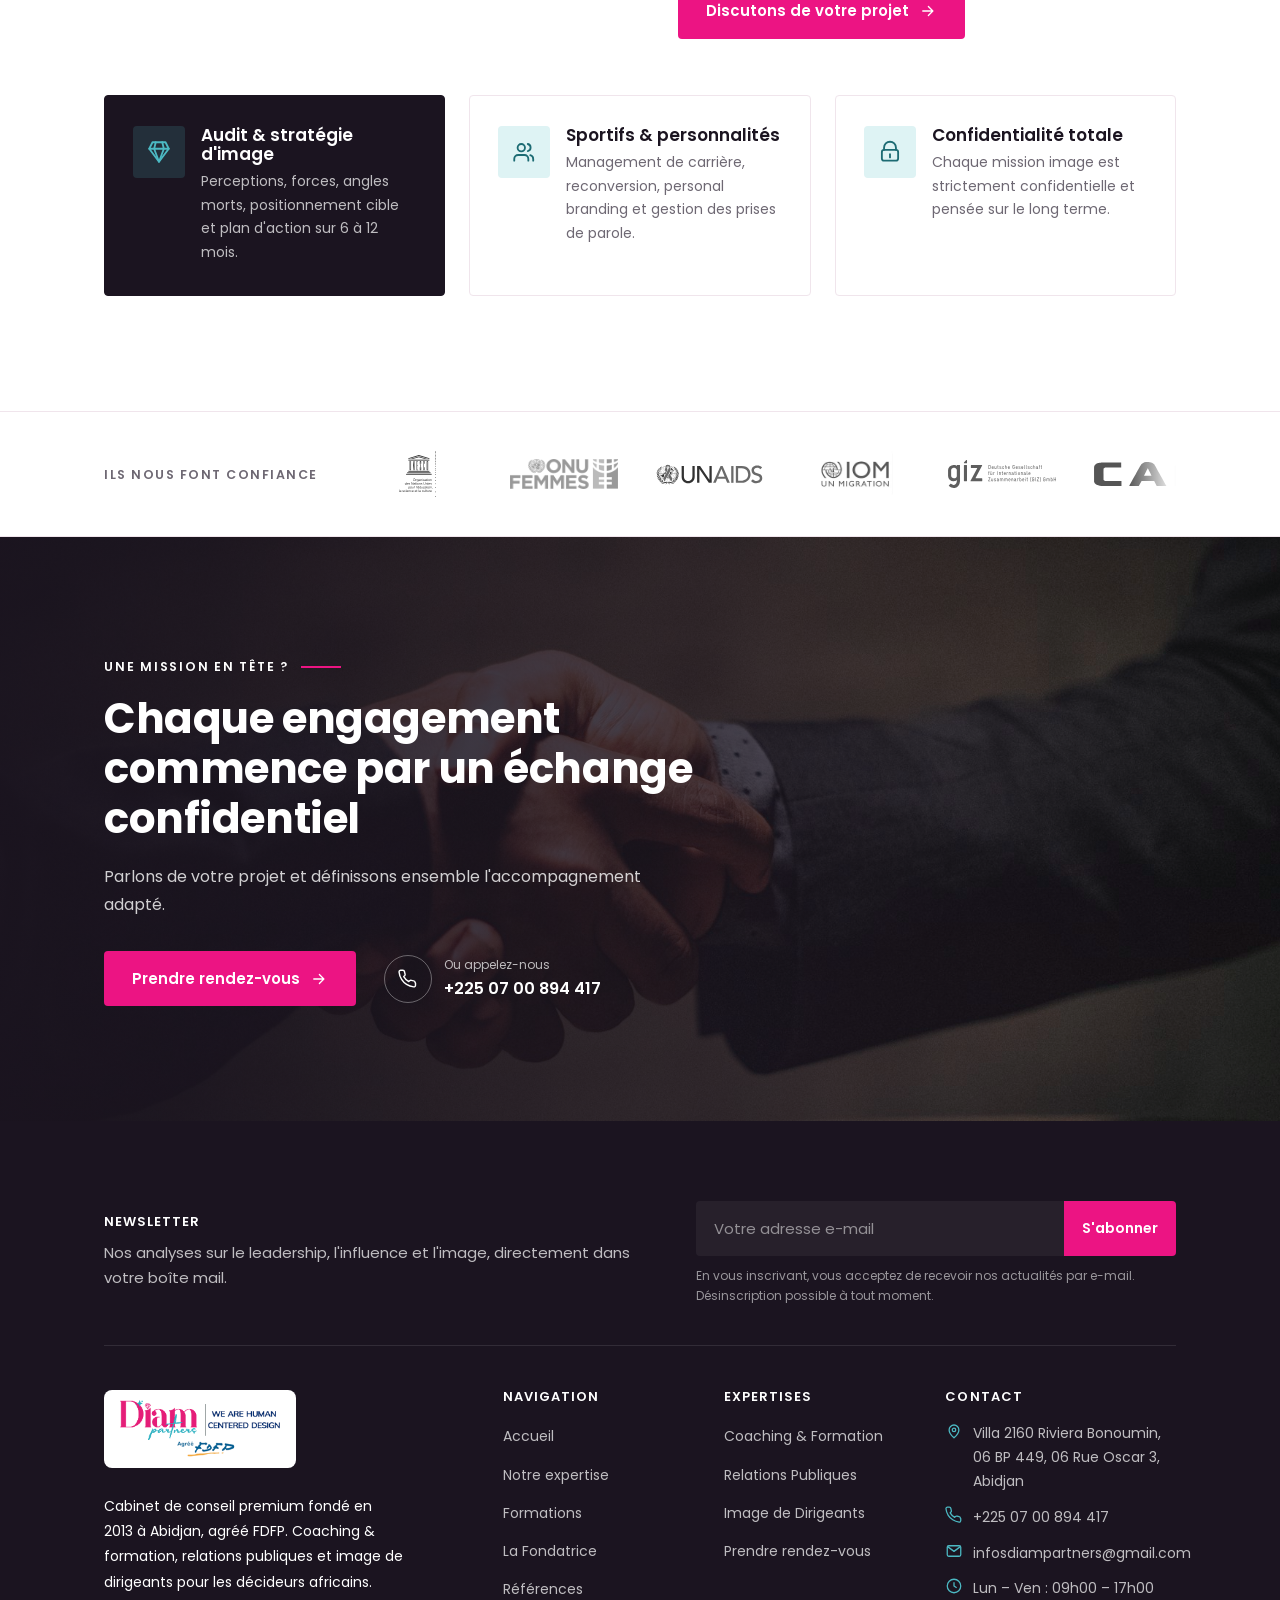
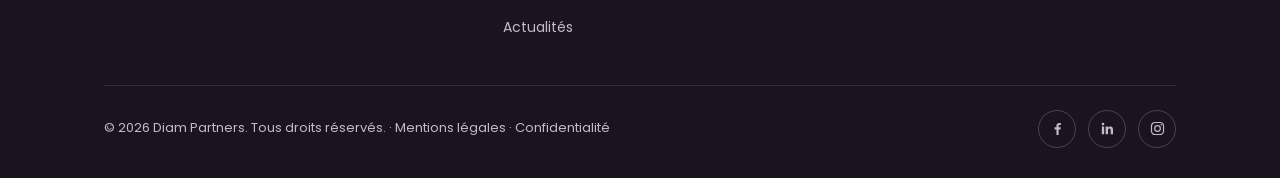
<file: expertise.html>
<!DOCTYPE html>
<html lang="fr">
<head>
  <meta charset="UTF-8" />
  <meta name="viewport" content="width=device-width, initial-scale=1.0" />
  <title>Notre expertise | Diam Partners — Coaching, RP & Image de dirigeants</title>
  <meta name="description" content="Trois pôles d'excellence : coaching exécutif & formation, relations publiques & lobbying, image de personnalités et dirigeants. Diam Partners, Abidjan." />
  <link rel="canonical" href="https://www.diampartners.com/expertise.html" />
  <!--i18n:alt-->
  <link rel="alternate" hreflang="fr" href="https://www.diampartners.com/expertise.html" />
  <link rel="alternate" hreflang="en" href="https://www.diampartners.com/en/expertise.html" />
  <link rel="alternate" hreflang="zh-Hans" href="https://www.diampartners.com/zh/expertise.html" />
  <link rel="alternate" hreflang="ar" href="https://www.diampartners.com/ar/expertise.html" />
  <link rel="alternate" hreflang="x-default" href="https://www.diampartners.com/expertise.html" />
  <!--/i18n:alt-->
  <meta property="og:type" content="website" />
  <meta property="og:title" content="Notre expertise | Diam Partners" />
  <meta property="og:description" content="Coaching & formation, relations publiques et image de dirigeants." />
  <meta property="og:image" content="https://www.diampartners.com/assets/images/cover-linkedin.jpg" />
  <link rel="icon" href="data:image/svg+xml,%3Csvg xmlns='http://www.w3.org/2000/svg' viewBox='0 0 24 24'%3E%3Cpath d='M5 3h14l3 6-10 12L2 9z' fill='none' stroke='%23EC1483' stroke-width='1.8' stroke-linejoin='round'/%3E%3C/svg%3E" />
  <link rel="preconnect" href="https://fonts.googleapis.com" />
  <link rel="preconnect" href="https://fonts.gstatic.com" crossorigin />
  <link href="https://fonts.googleapis.com/css2?family=Bodoni+Moda:ital,opsz,wght@0,6..96,400..900;1,6..96,400..900&family=Pacifico&family=Poppins:wght@300;400;500;600;700&display=swap" rel="stylesheet" />
  <link rel="stylesheet" href="assets/css/style.css" />
</head>
<body>

<header class="header header--overlay" data-header>
  <div class="c-topbar">
    <div class="c-topbar__inner">
      <div class="c-topbar__left">
        <a href="mailto:infosdiampartners@gmail.com"><svg class="ico" aria-hidden="true"><use href="assets/icons.svg#i-mail"></use></svg> infosdiampartners@gmail.com</a>
        <a href="tel:+2250700894417"><svg class="ico" aria-hidden="true"><use href="assets/icons.svg#i-phone"></use></svg> +225 07 00 894 417</a>
        <span><svg class="ico" aria-hidden="true"><use href="assets/icons.svg#i-clock"></use></svg> Lun – Ven : 09h00 – 17h00</span>
      </div>
      <div class="c-topbar__social"><!--i18n:switch--><div class="c-lang c-lang--top" data-lang><button class="c-lang__btn" type="button" aria-expanded="false" aria-controls="lang-menu-top" aria-label="Langue : Français"><img class="c-lang__flag" src="assets/images/flags/fr.svg" alt="" width="22" height="15" /><svg class="c-lang__caret" viewBox="0 0 10 6" aria-hidden="true"><path d="M1 1l4 4 4-4" fill="none" stroke="currentColor" stroke-width="1.6"/></svg></button><ul class="c-lang__menu" id="lang-menu-top" hidden><li><a href="expertise.html" hreflang="fr" lang="fr" aria-current="true" aria-label="Français" title="Français"><img class="c-lang__flag" src="assets/images/flags/fr.svg" alt="" width="22" height="15" /></a></li><li><a href="en/expertise.html" hreflang="en" lang="en" aria-label="English" title="English"><img class="c-lang__flag" src="assets/images/flags/gb.svg" alt="" width="22" height="15" /></a></li><li><a href="zh/expertise.html" hreflang="zh-Hans" lang="zh-Hans" aria-label="中文" title="中文"><img class="c-lang__flag" src="assets/images/flags/cn.svg" alt="" width="22" height="15" /></a></li><li><a href="ar/expertise.html" hreflang="ar" lang="ar" aria-label="العربية" title="العربية"><img class="c-lang__flag" src="assets/images/flags/sa.svg" alt="" width="22" height="15" /></a></li></ul></div><!--/i18n:switch--><span class="c-topbar__fdfp" title="Cabinet agréé FDFP"><span>Agréé</span><img src="assets/images/fdfp-mark.svg" alt="FDFP" width="57" height="18" /></span><a class="c-topbar__icon" href="https://www.facebook.com/diampartners26" target="_blank" rel="noopener" aria-label="Facebook de Diam Partners"><svg class="ico" aria-hidden="true"><use href="assets/icons.svg#i-facebook"></use></svg></a><a class="c-topbar__icon" href="https://www.linkedin.com/company/104519195/" target="_blank" rel="noopener" aria-label="LinkedIn de Diam Partners"><svg class="ico" aria-hidden="true"><use href="assets/icons.svg#i-linkedin"></use></svg></a><!-- DÉVELOPPEUR : lien Instagram à renseigner --><a class="c-topbar__icon" href="#" aria-label="Instagram de Diam Partners"><svg class="ico" aria-hidden="true"><use href="assets/icons.svg#i-instagram"></use></svg></a></div>
    </div>
  </div>
  <nav class="nav" aria-label="Navigation principale">
    <a href="index.html" class="nav__logo" aria-label="Diam Partners — accueil"><img src="assets/images/logo.png" alt="Diam Partners" width="140" height="42" /></a>
    <ul class="nav__list" data-nav-list id="menu">
      <li><a class="nav__link" href="index.html">Accueil</a></li>
      <li><a class="nav__link" href="expertise.html" aria-current="page">Notre expertise</a></li>
      <li><a class="nav__link" href="formations.html">Formations</a></li>
      <li><a class="nav__link" href="fondatrice.html">La Fondatrice</a></li>
      <li><a class="nav__link" href="references.html">Références</a></li>
      <li><a class="nav__link" href="actualites.html">Actualités</a></li>
      <li class="c-only-mobile"><a class="nav__phone" href="tel:+2250700894417"><svg class="ico" aria-hidden="true"><use href="assets/icons.svg#i-phone"></use></svg> +225 07 00 894 417</a></li>
      <li><a class="nav__link nav__cta btn btn--primary" href="contact.html">Prendre rendez-vous</a></li>
    </ul>
    <!--i18n:mswitch--><div class="c-lang c-lang--header" data-lang><button class="c-lang__btn" type="button" aria-expanded="false" aria-controls="lang-menu-header" aria-label="Langue : Français"><img class="c-lang__flag" src="assets/images/flags/fr.svg" alt="" width="22" height="15" /><svg class="c-lang__caret" viewBox="0 0 10 6" aria-hidden="true"><path d="M1 1l4 4 4-4" fill="none" stroke="currentColor" stroke-width="1.6"/></svg></button><ul class="c-lang__menu" id="lang-menu-header" hidden><li><a href="expertise.html" hreflang="fr" lang="fr" aria-current="true" aria-label="Français" title="Français"><img class="c-lang__flag" src="assets/images/flags/fr.svg" alt="" width="22" height="15" /></a></li><li><a href="en/expertise.html" hreflang="en" lang="en" aria-label="English" title="English"><img class="c-lang__flag" src="assets/images/flags/gb.svg" alt="" width="22" height="15" /></a></li><li><a href="zh/expertise.html" hreflang="zh-Hans" lang="zh-Hans" aria-label="中文" title="中文"><img class="c-lang__flag" src="assets/images/flags/cn.svg" alt="" width="22" height="15" /></a></li><li><a href="ar/expertise.html" hreflang="ar" lang="ar" aria-label="العربية" title="العربية"><img class="c-lang__flag" src="assets/images/flags/sa.svg" alt="" width="22" height="15" /></a></li></ul></div><!--/i18n:mswitch-->
    <button class="nav__burger" data-burger aria-label="Ouvrir le menu" aria-expanded="false" aria-controls="menu"><span></span><span></span><span></span></button>
  </nav>
</header>

<main>

<section class="c-page-hero">
  <img class="bg" src="assets/images/stock/services-bg.jpg" alt="" fetchpriority="high" />
  <div class="c-page-hero__inner" data-reveal>
    <span class="c-eyebrow">Notre expertise</span>
    <h1>Trois pôles d'excellence, une seule <span>exigence</span></h1>
    <p>Des interventions sur-mesure pour les décideurs qui veulent transformer leur leadership en résultats concrets et durables.</p>
    <nav class="c-crumbs" aria-label="Fil d'Ariane"><a href="index.html">Accueil</a><span class="sep">/</span><span aria-current="page">Notre expertise</span></nav>
  </div>
</section>

<nav class="c-tabs" aria-label="Nos pôles">
  <div class="c-tabs__inner">
    <a href="#coaching"><svg class="ico" aria-hidden="true"><use href="assets/icons.svg#i-target"></use></svg> Coaching &amp; Formation</a>
    <a href="#rp"><svg class="ico" aria-hidden="true"><use href="assets/icons.svg#i-network"></use></svg> Relations Publiques</a>
    <a href="#image"><svg class="ico" aria-hidden="true"><use href="assets/icons.svg#i-diamond"></use></svg> Image de Dirigeants</a>
  </div>
</nav>

<!-- ══════════ PÔLE 1 — COACHING & FORMATION ══════════ -->
<section class="section c-pole" id="coaching">
  <div class="container">
    <div class="c-split" style="margin-bottom:56px;">
      <div class="c-media" data-reveal>
        <img src="assets/images/stock/pole-coaching.jpg" alt="Séance de coaching entre deux professionnelles" loading="lazy" />
        <div class="c-media__badge"><b>Coaching exécutif</b><small>Un accompagnement individuel, confidentiel et sur-mesure.</small></div>
      </div>
      <div data-reveal data-delay="1">
        <span class="c-eyebrow">Pôle phare · Coaching &amp; Formation</span>
        <h2 class="c-title">Développer le leadership qui fait la <span>différence</span></h2>
        <p class="c-quote">« Les organisations ne se transforment que si celles et ceux qui les dirigent se transforment d'abord. »</p>
        <p class="c-text">Diam Partners accompagne dirigeants, managers et équipes dans le développement de leurs compétences comportementales, de leur posture de leadership et de leur capacité à conduire le changement. Nos interventions combinent méthodes internationalement reconnues (PNL, DISC, intelligence émotionnelle) et ancrage dans les réalités africaines.</p>
        <div class="missions-title">Nos missions types</div>
        <ul class="c-list">
          <li>Coaching exécutif individuel pour dirigeants en prise de poste ou en transition</li>
          <li>Formation soft skills pour comités de direction et cadres supérieurs</li>
          <li>Programmes de conduite du changement post-fusion ou post-réorganisation</li>
          <li>Ateliers leadership et développement managérial pour équipes de direction</li>
          <li>Programmes de formation pour grandes entreprises (intra ou inter-entreprise)</li>
          <li>Coaching de personnalités publiques en prise de parole et affirmation de soi</li>
        </ul>
        <a href="contact.html" class="c-btn">Discutons de votre projet <svg class="ico" aria-hidden="true"><use href="assets/icons.svg#i-arrow"></use></svg></a>
      </div>
    </div>
    <div class="c-feats" style="margin-bottom:24px;">
      <div class="c-feat c-feat--active" data-reveal>
        <span class="c-feat__ic"><svg class="ico" aria-hidden="true"><use href="assets/icons.svg#i-target"></use></svg></span>
        <div><h4>Coaching exécutif</h4><p>Un accompagnement adapté aux exigences du poste et aux ambitions du dirigeant. Durée et format définis ensemble.</p></div>
      </div>
      <div class="c-feat" data-reveal data-delay="1">
        <span class="c-feat__ic"><svg class="ico" aria-hidden="true"><use href="assets/icons.svg#i-cap"></use></svg></span>
        <div><h4>Formation &amp; soft skills</h4><p>Business Etiquette &amp; Afriquette, prise de parole, intelligence émotionnelle, leadership féminin — en intra ou inter-entreprise.</p></div>
      </div>
      <div class="c-feat" data-reveal data-delay="2">
        <span class="c-feat__ic"><svg class="ico" aria-hidden="true"><use href="assets/icons.svg#i-users"></use></svg></span>
        <div><h4>Les Élites au Féminin</h4><p>Le programme phare : +900 bénéficiaires et plus de 200 footballeuses en reconversion. Soutenu par ONU Femmes, L'Oréal Paris, Cisco.</p></div>
      </div>
    </div>
    <div class="c-note" data-reveal>
      <svg class="ico" aria-hidden="true"><use href="assets/icons.svg#i-spark"></use></svg>
      <div><h4>Ce qui nous distingue</h4><p>Nos coachs sont certifiés aux standards internationaux (PNL, DISC) et ancrés dans les réalités culturelles africaines. Chaque intervention commence par un diagnostic rigoureux. La confidentialité est absolue.</p></div>
    </div>
  </div>
</section>

<!-- ══════════ PÔLE 2 — RELATIONS PUBLIQUES ══════════ -->
<section class="section section--soft c-pole" id="rp">
  <div class="container">
    <div class="c-split c-split--reverse" style="margin-bottom:56px;">
      <div data-reveal>
        <span class="c-eyebrow">Relations Publiques &amp; Lobbying</span>
        <h2 class="c-title">Construire une réputation qui <span>dure</span></h2>
        <p class="c-quote">« Être vu ne suffit pas. Ce qui compte, c'est d'être entendu par les bonnes personnes, au bon moment. »</p>
        <p class="c-text">Les Relations Publiques ne sont ni de la communication digitale, ni de la publicité, ni de la gestion de réseaux sociaux. C'est un travail de fond, stratégique et confidentiel, qui construit la réputation d'une organisation auprès des décideurs qui comptent — institutions, médias de référence, réseaux d'influence. Diam Partners le fait depuis plus de dix ans, avec rigueur et discrétion.</p>
        <div class="missions-title">Nos missions types</div>
        <ul class="c-list">
          <li>Définition et mise en œuvre de stratégies d'influence institutionnelle</li>
          <li>Relations avec les institutions publiques, ministères et instances de régulation</li>
          <li>Lobbying et représentation d'intérêts auprès des décideurs africains et internationaux</li>
          <li>Gestion de la réputation en situation de crise</li>
          <li>Relations médias stratégiques (presse de référence, pas de buzz)</li>
          <li>Accompagnement lors de prises de position publiques sensibles</li>
        </ul>
        <a href="contact.html" class="c-btn">Discutons de votre projet <svg class="ico" aria-hidden="true"><use href="assets/icons.svg#i-arrow"></use></svg></a>
      </div>
      <div class="c-media c-media--left" data-reveal data-delay="1">
        <img src="assets/images/stock/pole-rp.jpg" alt="Échange entre intervenants lors d'une conférence" loading="lazy" />
        <div class="c-media__badge"><b>+10 ans de RP</b><small>Influence, réputation et réseau institutionnel.</small></div>
      </div>
    </div>
    <div class="c-feats" style="margin-bottom:24px;">
      <div class="c-feat c-feat--active" data-reveal>
        <span class="c-feat__ic"><svg class="ico" aria-hidden="true"><use href="assets/icons.svg#i-network"></use></svg></span>
        <div><h4>Stratégie d'influence</h4><p>Cartographie des parties prenantes, relais d'influence et présence auprès des décideurs de votre secteur.</p></div>
      </div>
      <div class="c-feat" data-reveal data-delay="1">
        <span class="c-feat__ic"><svg class="ico" aria-hidden="true"><use href="assets/icons.svg#i-shield"></use></svg></span>
        <div><h4>Gestion de la réputation</h4><p>Anticipation des risques, préparation aux crises, image institutionnelle sur le long terme.</p></div>
      </div>
      <div class="c-feat" data-reveal data-delay="2">
        <span class="c-feat__ic"><svg class="ico" aria-hidden="true"><use href="assets/icons.svg#i-building"></use></svg></span>
        <div><h4>Lobbying &amp; institutions</h4><p>Représentation d'intérêts auprès des institutions ivoiriennes, régionales (CEDEAO, UA) et internationales (ONU, UE).</p></div>
      </div>
    </div>
    <div class="c-note" data-reveal>
      <svg class="ico" aria-hidden="true"><use href="assets/icons.svg#i-spark"></use></svg>
      <div><h4>RP ≠ communication digitale</h4><p>Diam Partners distingue rigoureusement les Relations Publiques (influence, réputation, réseau institutionnel) de la communication digitale (réseaux sociaux, contenu). Deux métiers différents — nous pratiquons le premier.</p></div>
    </div>
  </div>
</section>

<!-- ══════════ PÔLE 3 — IMAGE DE DIRIGEANTS ══════════ -->
<section class="section c-pole" id="image">
  <div class="container">
    <div class="c-split" style="margin-bottom:56px;">
      <div class="c-media" data-reveal>
        <img src="assets/images/stock/pole-image.jpg" alt="Portrait d'un dirigeant en costume" loading="lazy" />
        <div class="c-media__badge"><b>Premium &amp; confidentiel</b><small>Votre réputation entre des mains expertes et discrètes.</small></div>
      </div>
      <div data-reveal data-delay="1">
        <span class="c-eyebrow">Image &amp; Influence · Personnalités &amp; Dirigeants</span>
        <h2 class="c-title">Votre image est un <span>actif stratégique</span></h2>
        <p class="c-quote">« Les grands leaders ne laissent pas leur image au hasard. Ils la construisent avec méthode, discrétion et vision. »</p>
        <p class="c-text">Diam Partners propose un accompagnement confidentiel et entièrement sur-mesure destiné aux dirigeants d'entreprise, personnalités politiques, sportifs professionnels et leaders d'opinion. L'image ne se réduit pas à l'apparence : c'est la cohérence entre qui vous êtes, ce que vous faites et ce que le monde perçoit de vous.</p>
        <div class="missions-title">Nos missions types</div>
        <ul class="c-list">
          <li>Audit complet d'image (personnelle, professionnelle, numérique)</li>
          <li>Stratégie de positionnement personnel pour dirigeants et personnalités publiques</li>
          <li>Coaching prise de parole, médias et apparitions publiques</li>
          <li>Gestion de carrière et accompagnement en transition pour sportifs professionnels</li>
          <li>Refonte d'image post-crise ou lors de prise de poste à haute visibilité</li>
          <li>Conseil en personal branding pour leaders d'opinion africains</li>
        </ul>
        <a href="contact.html" class="c-btn">Discutons de votre projet <svg class="ico" aria-hidden="true"><use href="assets/icons.svg#i-arrow"></use></svg></a>
      </div>
    </div>
    <div class="c-feats">
      <div class="c-feat c-feat--active" data-reveal>
        <span class="c-feat__ic"><svg class="ico" aria-hidden="true"><use href="assets/icons.svg#i-diamond"></use></svg></span>
        <div><h4>Audit &amp; stratégie d'image</h4><p>Perceptions, forces, angles morts, positionnement cible et plan d'action sur 6 à 12 mois.</p></div>
      </div>
      <div class="c-feat" data-reveal data-delay="1">
        <span class="c-feat__ic"><svg class="ico" aria-hidden="true"><use href="assets/icons.svg#i-users"></use></svg></span>
        <div><h4>Sportifs &amp; personnalités</h4><p>Management de carrière, reconversion, personal branding et gestion des prises de parole.</p></div>
      </div>
      <div class="c-feat" data-reveal data-delay="2">
        <span class="c-feat__ic"><svg class="ico" aria-hidden="true"><use href="assets/icons.svg#i-lock"></use></svg></span>
        <div><h4>Confidentialité totale</h4><p>Chaque mission image est strictement confidentielle et pensée sur le long terme.</p></div>
      </div>
    </div>
  </div>
</section>

<!-- Logos : fichiers officiels (Wikimedia Commons et sites des partenaires) — marques de leurs propriétaires. -->
<div class="c-logoband">
  <div class="c-logoband__inner">
    <span class="c-logoband__label">Ils nous font confiance</span>
    <div class="c-marquee c-marquee--light" aria-label="Logos de nos partenaires"><div class="c-marquee__track"><ul class="c-marquee__list"><li><img src="assets/images/refs/unesco.svg" alt="UNESCO" decoding="async" /></li><li><img src="assets/images/refs/onu-femmes.png" alt="ONU Femmes" decoding="async" /></li><li><img src="assets/images/refs/onusida.svg" alt="ONUSIDA" decoding="async" /></li><li><img src="assets/images/refs/oim.jpg" alt="OIM" decoding="async" /></li><li><img src="assets/images/refs/giz.svg" alt="GIZ" decoding="async" /></li><li><img src="assets/images/refs/caf.svg" alt="CAF — Confédération Africaine de Football" decoding="async" /></li><li><img src="assets/images/refs/ministere-femme.jpg" alt="Ministère de la Femme, de la Famille et de l'Enfant" decoding="async" /></li><li><img src="assets/images/refs/ecobank.svg" alt="Ecobank" decoding="async" /></li><li><img src="assets/images/refs/coris-bank.svg" alt="Coris Bank International" decoding="async" /></li><li><img src="assets/images/refs/bdu-ci.png" alt="BDU-CI — Banque de l'Union" decoding="async" /></li><li><img src="assets/images/refs/belife.png" alt="Belife Insurance (ex-Prudential Belife)" decoding="async" /></li><li><img src="assets/images/refs/gna-ci.png" alt="GNA-CI Assurances" decoding="async" /></li><li><img src="assets/images/refs/neemba.png" alt="Neemba" decoding="async" /></li><li><img src="assets/images/refs/accor.png" alt="Accor" decoding="async" /></li><li><img src="assets/images/refs/drayat.jpg" alt="Drayat Immobilier" decoding="async" /></li><li><img src="assets/images/refs/cote-divoire-tourisme.jpg" alt="Côte d'Ivoire Tourisme" decoding="async" /></li></ul><ul class="c-marquee__list" aria-hidden="true"><li><img src="assets/images/refs/unesco.svg" alt="UNESCO" decoding="async" /></li><li><img src="assets/images/refs/onu-femmes.png" alt="ONU Femmes" decoding="async" /></li><li><img src="assets/images/refs/onusida.svg" alt="ONUSIDA" decoding="async" /></li><li><img src="assets/images/refs/oim.jpg" alt="OIM" decoding="async" /></li><li><img src="assets/images/refs/giz.svg" alt="GIZ" decoding="async" /></li><li><img src="assets/images/refs/caf.svg" alt="CAF — Confédération Africaine de Football" decoding="async" /></li><li><img src="assets/images/refs/ministere-femme.jpg" alt="Ministère de la Femme, de la Famille et de l'Enfant" decoding="async" /></li><li><img src="assets/images/refs/ecobank.svg" alt="Ecobank" decoding="async" /></li><li><img src="assets/images/refs/coris-bank.svg" alt="Coris Bank International" decoding="async" /></li><li><img src="assets/images/refs/bdu-ci.png" alt="BDU-CI — Banque de l'Union" decoding="async" /></li><li><img src="assets/images/refs/belife.png" alt="Belife Insurance (ex-Prudential Belife)" decoding="async" /></li><li><img src="assets/images/refs/gna-ci.png" alt="GNA-CI Assurances" decoding="async" /></li><li><img src="assets/images/refs/neemba.png" alt="Neemba" decoding="async" /></li><li><img src="assets/images/refs/accor.png" alt="Accor" decoding="async" /></li><li><img src="assets/images/refs/drayat.jpg" alt="Drayat Immobilier" decoding="async" /></li><li><img src="assets/images/refs/cote-divoire-tourisme.jpg" alt="Côte d'Ivoire Tourisme" decoding="async" /></li></ul></div></div>
  </div>
</div>

<section class="c-photo-band c-cta">
  <img class="bg" src="assets/images/stock/cta-bg.jpg" alt="" loading="lazy" />
  <div class="c-photo-band__inner" data-reveal>
    <span class="c-eyebrow">Une mission en tête ?</span>
    <h2 class="c-title">Chaque engagement commence par un échange confidentiel</h2>
    <p class="c-text">Parlons de votre projet et définissons ensemble l'accompagnement adapté.</p>
    <div class="c-cta__actions">
      <a href="contact.html" class="c-btn">Prendre rendez-vous <svg class="ico" aria-hidden="true"><use href="assets/icons.svg#i-arrow"></use></svg></a>
      <a href="tel:+2250700894417" class="c-call"><span class="c-call__ic"><svg class="ico" aria-hidden="true"><use href="assets/icons.svg#i-phone"></use></svg></span><span><small>Ou appelez-nous</small><b>+225 07 00 894 417</b></span></a>
    </div>
  </div>
</section>

</main>

<footer class="footer">
  <div class="container">
    <div class="footer__news">
      <div class="footer__news-text">
        <h4>Newsletter</h4>
        <p>Nos analyses sur le leadership, l'influence et l'image, directement dans votre boîte mail.</p>
      </div>
      <form class="footer__news-form" data-newsletter action="https://formsubmit.co/contact@diampartners.com" method="POST" aria-label="Inscription à la newsletter">
        <input type="hidden" name="_subject" value="Nouvelle inscription à la newsletter — site Diam Partners" /><input type="hidden" name="_template" value="table" /><input type="hidden" name="_captcha" value="false" /><input type="text" name="_honey" class="hp" tabindex="-1" autocomplete="off" aria-hidden="true" />
        <div class="c-news__row">
          <input type="email" name="email" placeholder="Votre adresse e-mail" required aria-label="Votre adresse e-mail" autocomplete="email" />
          <button type="submit" class="c-btn">S'abonner</button>
        </div>
        <p class="c-news__legal">En vous inscrivant, vous acceptez de recevoir nos actualités par e-mail. Désinscription possible à tout moment.</p>
        <p class="c-news__note" data-newsletter-note hidden></p>
      </form>
    </div>
    <div class="footer__grid">
      <div class="footer__brand">
        <span class="footer__logo-plate"><img src="assets/images/logo-footer.png" alt="Diam Partners — We are Human Centered Design — Cabinet agréé FDFP" width="251" height="91" /></span>
        <p>Cabinet de conseil premium fondé en 2013 à Abidjan, agréé FDFP. Coaching &amp; formation, relations publiques et image de dirigeants pour les décideurs africains.</p>
      </div>
      <div class="footer__col"><h4>Navigation</h4><ul>
        <li><a href="index.html">Accueil</a></li>
        <li><a href="expertise.html">Notre expertise</a></li>
        <li><a href="formations.html">Formations</a></li>
        <li><a href="fondatrice.html">La Fondatrice</a></li>
        <li><a href="references.html">Références</a></li>
        <li><a href="actualites.html">Actualités</a></li>
      </ul></div>
      <div class="footer__col"><h4>Expertises</h4><ul>
        <li><a href="expertise.html#coaching">Coaching &amp; Formation</a></li>
        <li><a href="expertise.html#rp">Relations Publiques</a></li>
        <li><a href="expertise.html#image">Image de Dirigeants</a></li>
        <li><a href="contact.html">Prendre rendez-vous</a></li>
      </ul></div>
      <div class="footer__col"><h4>Contact</h4>
        <div class="footer__contact"><span class="ic"><svg class="ico ico--sm" aria-hidden="true"><use href="assets/icons.svg#i-pin"></use></svg></span><span>Villa 2160 Riviera Bonoumin, 06 BP 449, 06 Rue Oscar 3, Abidjan</span></div>
        <div class="footer__contact"><span class="ic"><svg class="ico ico--sm" aria-hidden="true"><use href="assets/icons.svg#i-phone"></use></svg></span><a href="tel:+2250700894417">+225 07 00 894 417</a></div>
        <div class="footer__contact"><span class="ic"><svg class="ico ico--sm" aria-hidden="true"><use href="assets/icons.svg#i-mail"></use></svg></span><a href="mailto:infosdiampartners@gmail.com">infosdiampartners@gmail.com</a></div>
        <div class="footer__contact"><span class="ic"><svg class="ico ico--sm" aria-hidden="true"><use href="assets/icons.svg#i-clock"></use></svg></span><span>Lun – Ven : 09h00 – 17h00</span></div>
      </div>
    </div>
    <div class="footer__bottom">
      <p>© <span data-year>2026</span> Diam Partners. Tous droits réservés. · <a href="mentions-legales.html">Mentions légales</a> · <a href="confidentialite.html">Confidentialité</a></p>
      <div class="footer__socials"><a href="https://www.facebook.com/diampartners26" target="_blank" rel="noopener" aria-label="Facebook de Diam Partners"><svg class="ico" aria-hidden="true"><use href="assets/icons.svg#i-facebook"></use></svg></a><a href="https://www.linkedin.com/company/104519195/" target="_blank" rel="noopener" aria-label="LinkedIn de Diam Partners"><svg class="ico" aria-hidden="true"><use href="assets/icons.svg#i-linkedin"></use></svg></a><!-- DÉVELOPPEUR : lien Instagram à renseigner --><a href="#" aria-label="Instagram de Diam Partners"><svg class="ico" aria-hidden="true"><use href="assets/icons.svg#i-instagram"></use></svg></a></div>
    </div>
  </div>
</footer>

<script src="assets/js/main.js" defer></script>
</body>
</html>
</file>
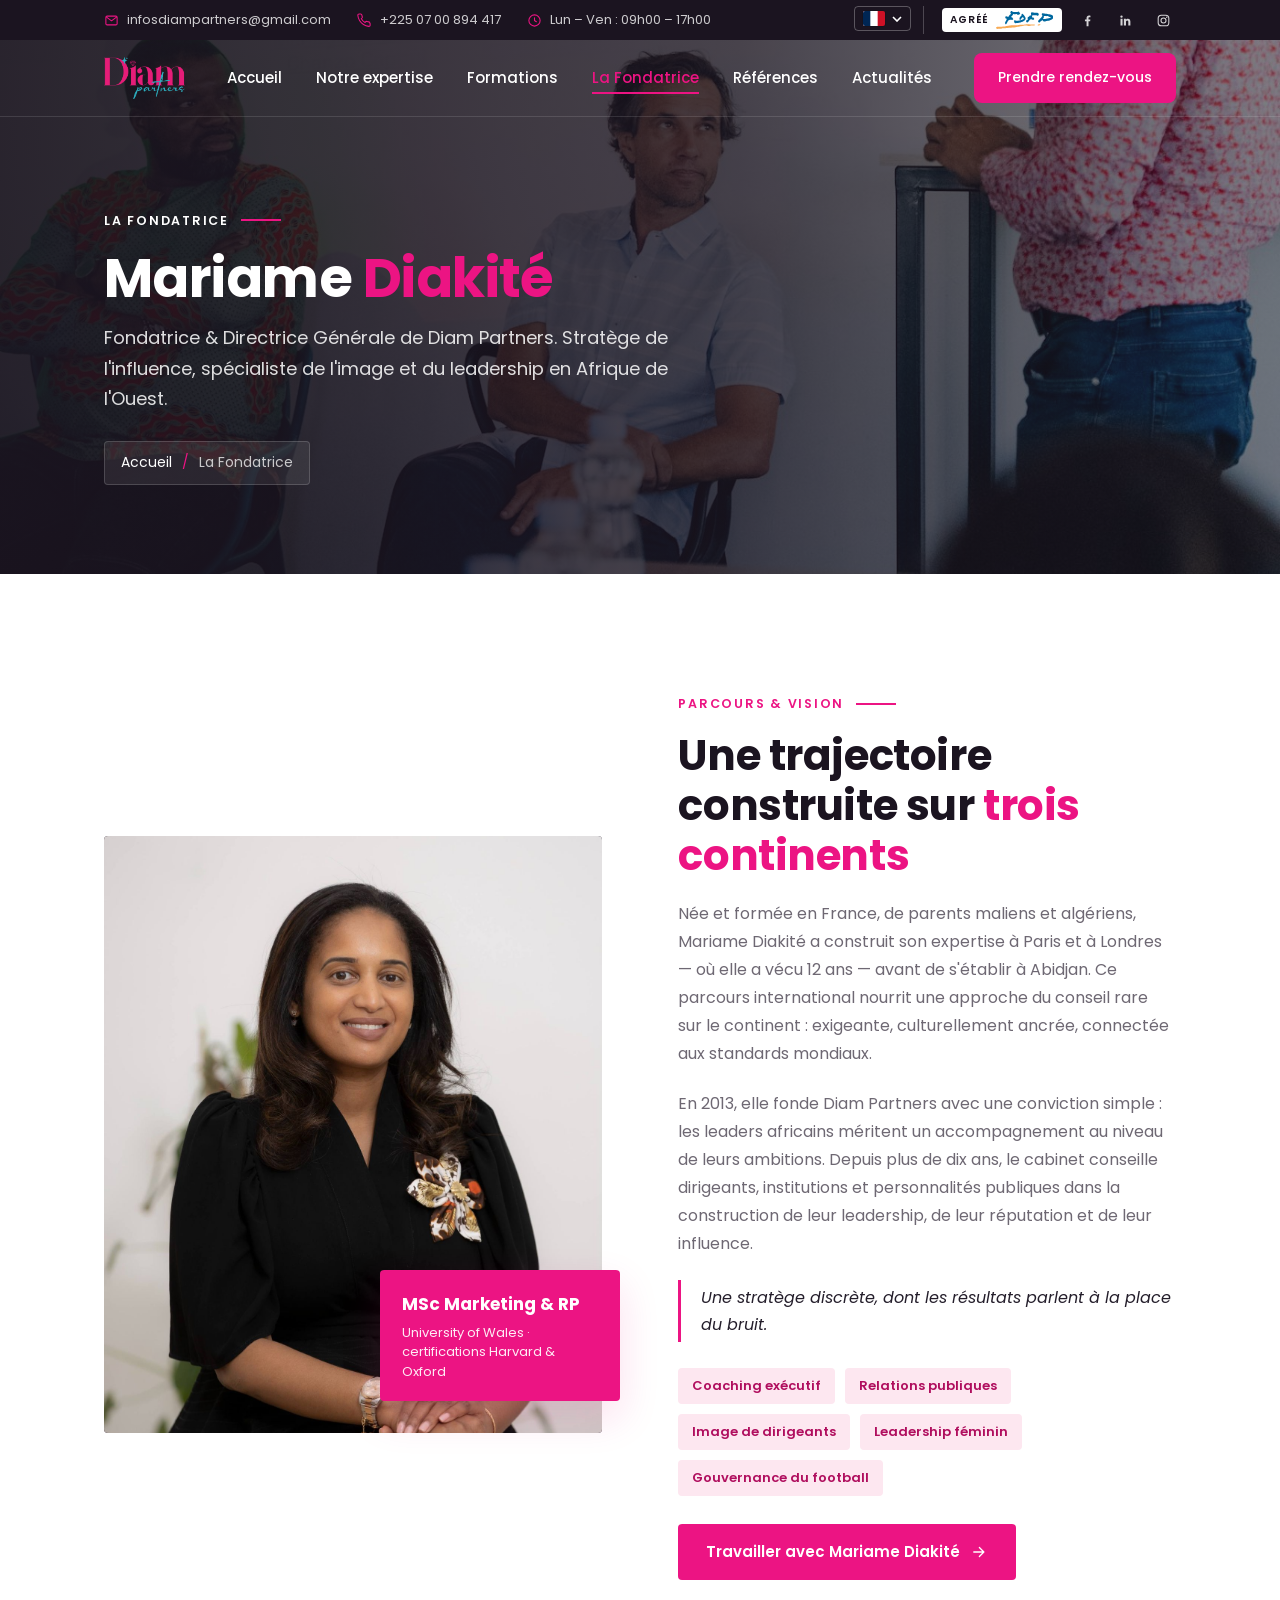
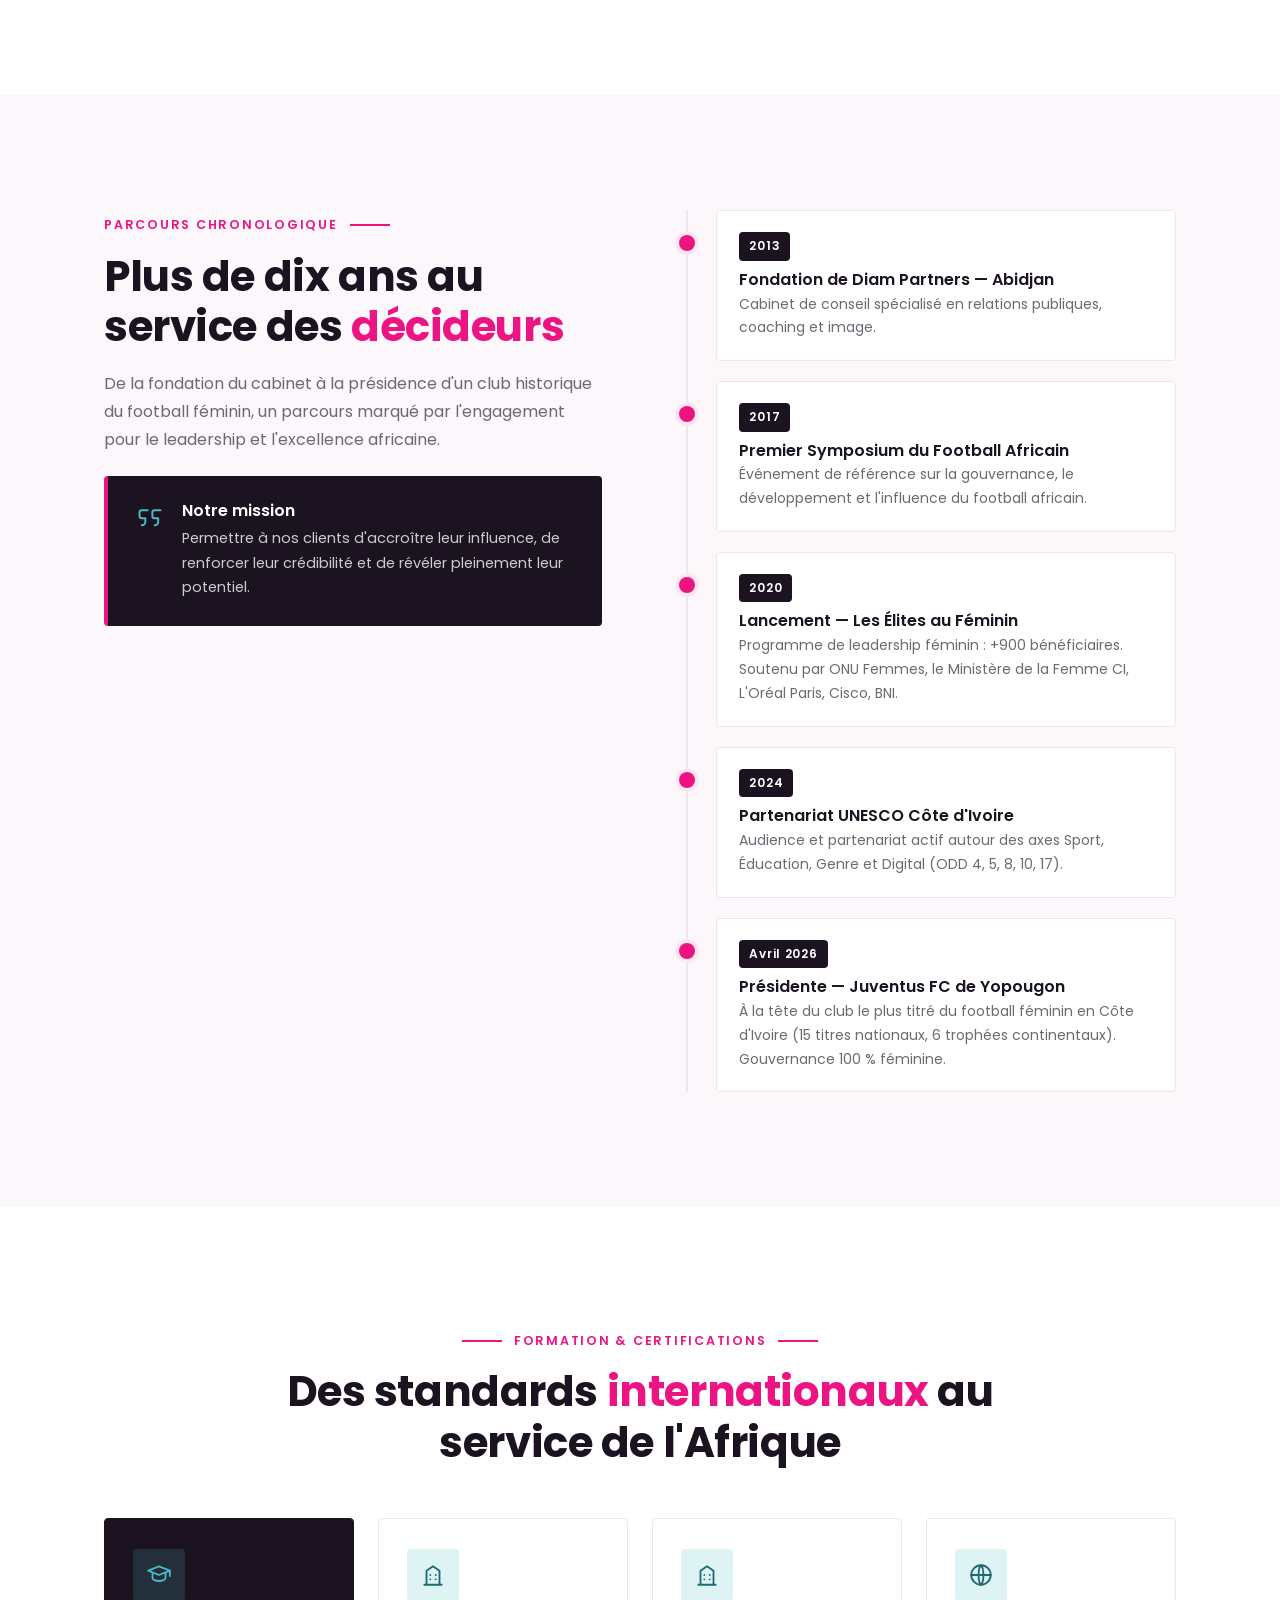
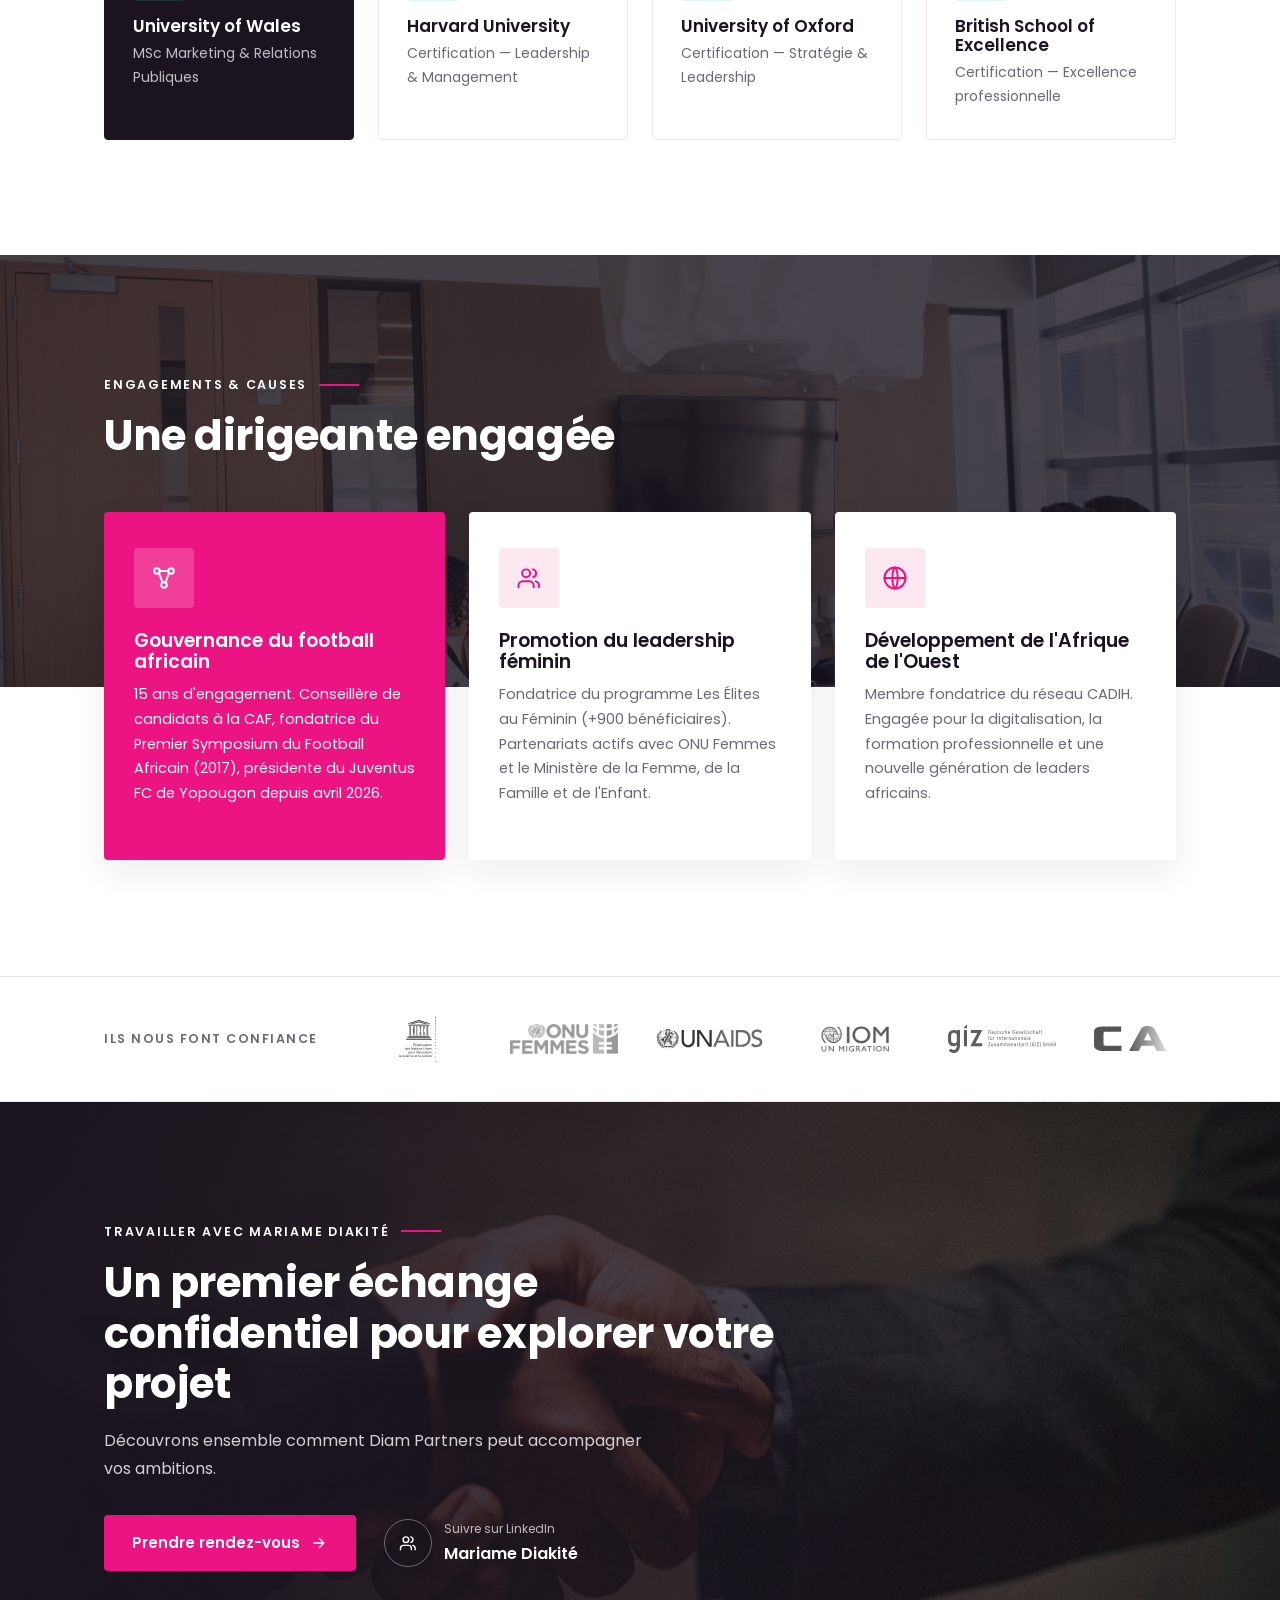
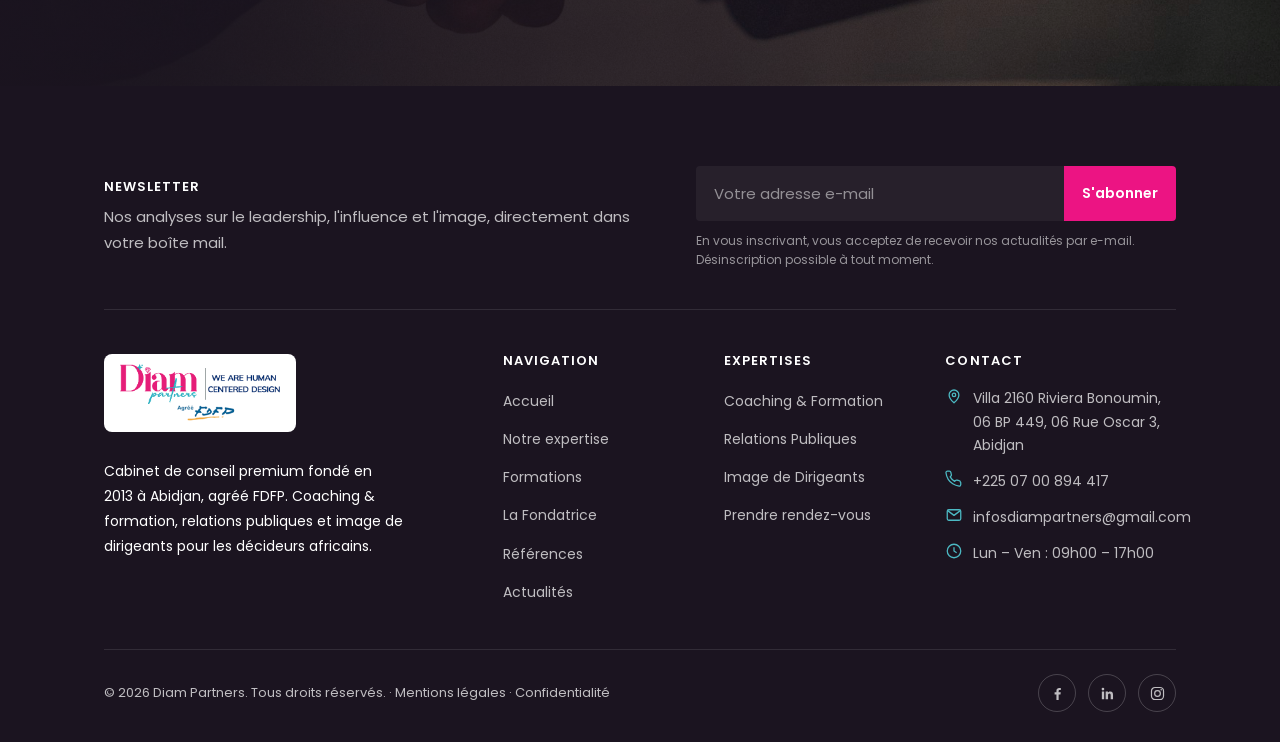
<file: fondatrice.html>
<!DOCTYPE html>
<html lang="fr">
<head>
  <meta charset="UTF-8" />
  <meta name="viewport" content="width=device-width, initial-scale=1.0" />
  <title>La Fondatrice | Mariame Diakité — Diam Partners</title>
  <meta name="description" content="Mariame Diakité, MSc Marketing & Relations Publiques, fondatrice de Diam Partners. Plus de 10 ans de conseil premium en Afrique de l'Ouest : coaching, RP, image de dirigeants." />
  <link rel="canonical" href="https://www.diampartners.com/fondatrice.html" />
  <!--i18n:alt-->
  <link rel="alternate" hreflang="fr" href="https://www.diampartners.com/fondatrice.html" />
  <link rel="alternate" hreflang="en" href="https://www.diampartners.com/en/fondatrice.html" />
  <link rel="alternate" hreflang="zh-Hans" href="https://www.diampartners.com/zh/fondatrice.html" />
  <link rel="alternate" hreflang="ar" href="https://www.diampartners.com/ar/fondatrice.html" />
  <link rel="alternate" hreflang="x-default" href="https://www.diampartners.com/fondatrice.html" />
  <!--/i18n:alt-->
  <meta property="og:type" content="profile" />
  <meta property="og:title" content="La Fondatrice | Mariame Diakité — Diam Partners" />
  <meta property="og:description" content="Stratège de l'influence, spécialiste de l'image et du leadership en Afrique de l'Ouest." />
  <meta property="og:image" content="https://www.diampartners.com/assets/images/mariame-diakite.jpg" />
  <link rel="icon" href="data:image/svg+xml,%3Csvg xmlns='http://www.w3.org/2000/svg' viewBox='0 0 24 24'%3E%3Cpath d='M5 3h14l3 6-10 12L2 9z' fill='none' stroke='%23EC1483' stroke-width='1.8' stroke-linejoin='round'/%3E%3C/svg%3E" />
  <link rel="preconnect" href="https://fonts.googleapis.com" />
  <link rel="preconnect" href="https://fonts.gstatic.com" crossorigin />
  <link href="https://fonts.googleapis.com/css2?family=Bodoni+Moda:ital,opsz,wght@0,6..96,400..900;1,6..96,400..900&family=Pacifico&family=Poppins:wght@300;400;500;600;700&display=swap" rel="stylesheet" />
  <link rel="stylesheet" href="assets/css/style.css" />
</head>
<body>

<header class="header header--overlay" data-header>
  <div class="c-topbar">
    <div class="c-topbar__inner">
      <div class="c-topbar__left">
        <a href="mailto:infosdiampartners@gmail.com"><svg class="ico" aria-hidden="true"><use href="assets/icons.svg#i-mail"></use></svg> infosdiampartners@gmail.com</a>
        <a href="tel:+2250700894417"><svg class="ico" aria-hidden="true"><use href="assets/icons.svg#i-phone"></use></svg> +225 07 00 894 417</a>
        <span><svg class="ico" aria-hidden="true"><use href="assets/icons.svg#i-clock"></use></svg> Lun – Ven : 09h00 – 17h00</span>
      </div>
      <div class="c-topbar__social"><!--i18n:switch--><div class="c-lang c-lang--top" data-lang><button class="c-lang__btn" type="button" aria-expanded="false" aria-controls="lang-menu-top" aria-label="Langue : Français"><img class="c-lang__flag" src="assets/images/flags/fr.svg" alt="" width="22" height="15" /><svg class="c-lang__caret" viewBox="0 0 10 6" aria-hidden="true"><path d="M1 1l4 4 4-4" fill="none" stroke="currentColor" stroke-width="1.6"/></svg></button><ul class="c-lang__menu" id="lang-menu-top" hidden><li><a href="fondatrice.html" hreflang="fr" lang="fr" aria-current="true" aria-label="Français" title="Français"><img class="c-lang__flag" src="assets/images/flags/fr.svg" alt="" width="22" height="15" /></a></li><li><a href="en/fondatrice.html" hreflang="en" lang="en" aria-label="English" title="English"><img class="c-lang__flag" src="assets/images/flags/gb.svg" alt="" width="22" height="15" /></a></li><li><a href="zh/fondatrice.html" hreflang="zh-Hans" lang="zh-Hans" aria-label="中文" title="中文"><img class="c-lang__flag" src="assets/images/flags/cn.svg" alt="" width="22" height="15" /></a></li><li><a href="ar/fondatrice.html" hreflang="ar" lang="ar" aria-label="العربية" title="العربية"><img class="c-lang__flag" src="assets/images/flags/sa.svg" alt="" width="22" height="15" /></a></li></ul></div><!--/i18n:switch--><span class="c-topbar__fdfp" title="Cabinet agréé FDFP"><span>Agréé</span><img src="assets/images/fdfp-mark.svg" alt="FDFP" width="57" height="18" /></span><a class="c-topbar__icon" href="https://www.facebook.com/diampartners26" target="_blank" rel="noopener" aria-label="Facebook de Diam Partners"><svg class="ico" aria-hidden="true"><use href="assets/icons.svg#i-facebook"></use></svg></a><a class="c-topbar__icon" href="https://www.linkedin.com/company/104519195/" target="_blank" rel="noopener" aria-label="LinkedIn de Diam Partners"><svg class="ico" aria-hidden="true"><use href="assets/icons.svg#i-linkedin"></use></svg></a><!-- DÉVELOPPEUR : lien Instagram à renseigner --><a class="c-topbar__icon" href="#" aria-label="Instagram de Diam Partners"><svg class="ico" aria-hidden="true"><use href="assets/icons.svg#i-instagram"></use></svg></a></div>
    </div>
  </div>
  <nav class="nav" aria-label="Navigation principale">
    <a href="index.html" class="nav__logo" aria-label="Diam Partners — accueil"><img src="assets/images/logo.png" alt="Diam Partners" width="140" height="42" /></a>
    <ul class="nav__list" data-nav-list id="menu">
      <li><a class="nav__link" href="index.html">Accueil</a></li>
      <li><a class="nav__link" href="expertise.html">Notre expertise</a></li>
      <li><a class="nav__link" href="formations.html">Formations</a></li>
      <li><a class="nav__link" href="fondatrice.html" aria-current="page">La Fondatrice</a></li>
      <li><a class="nav__link" href="references.html">Références</a></li>
      <li><a class="nav__link" href="actualites.html">Actualités</a></li>
      <li class="c-only-mobile"><a class="nav__phone" href="tel:+2250700894417"><svg class="ico" aria-hidden="true"><use href="assets/icons.svg#i-phone"></use></svg> +225 07 00 894 417</a></li>
      <li><a class="nav__link nav__cta btn btn--primary" href="contact.html">Prendre rendez-vous</a></li>
    </ul>
    <!--i18n:mswitch--><div class="c-lang c-lang--header" data-lang><button class="c-lang__btn" type="button" aria-expanded="false" aria-controls="lang-menu-header" aria-label="Langue : Français"><img class="c-lang__flag" src="assets/images/flags/fr.svg" alt="" width="22" height="15" /><svg class="c-lang__caret" viewBox="0 0 10 6" aria-hidden="true"><path d="M1 1l4 4 4-4" fill="none" stroke="currentColor" stroke-width="1.6"/></svg></button><ul class="c-lang__menu" id="lang-menu-header" hidden><li><a href="fondatrice.html" hreflang="fr" lang="fr" aria-current="true" aria-label="Français" title="Français"><img class="c-lang__flag" src="assets/images/flags/fr.svg" alt="" width="22" height="15" /></a></li><li><a href="en/fondatrice.html" hreflang="en" lang="en" aria-label="English" title="English"><img class="c-lang__flag" src="assets/images/flags/gb.svg" alt="" width="22" height="15" /></a></li><li><a href="zh/fondatrice.html" hreflang="zh-Hans" lang="zh-Hans" aria-label="中文" title="中文"><img class="c-lang__flag" src="assets/images/flags/cn.svg" alt="" width="22" height="15" /></a></li><li><a href="ar/fondatrice.html" hreflang="ar" lang="ar" aria-label="العربية" title="العربية"><img class="c-lang__flag" src="assets/images/flags/sa.svg" alt="" width="22" height="15" /></a></li></ul></div><!--/i18n:mswitch-->
    <button class="nav__burger" data-burger aria-label="Ouvrir le menu" aria-expanded="false" aria-controls="menu"><span></span><span></span><span></span></button>
  </nav>
</header>

<main>

<section class="c-page-hero">
  <img class="bg" src="assets/images/stock/temoignages-bg.jpg" alt="" fetchpriority="high" />
  <div class="c-page-hero__inner" data-reveal>
    <span class="c-eyebrow">La Fondatrice</span>
    <h1>Mariame <span>Diakité</span></h1>
    <p>Fondatrice &amp; Directrice Générale de Diam Partners. Stratège de l'influence, spécialiste de l'image et du leadership en Afrique de l'Ouest.</p>
    <nav class="c-crumbs" aria-label="Fil d'Ariane"><a href="index.html">Accueil</a><span class="sep">/</span><span aria-current="page">La Fondatrice</span></nav>
  </div>
</section>

<!-- BIOGRAPHIE -->
<section class="section">
  <div class="container c-split">
    <div class="c-media" data-reveal>
      <div class="c-portrait">
        <img src="assets/images/mariame-diakite.jpg" alt="Mariame Diakité, fondatrice et directrice générale de Diam Partners" width="1333" height="2000" />
      </div>
      <div class="c-media__badge"><b>MSc Marketing &amp; RP</b><small>University of Wales · certifications Harvard &amp; Oxford</small></div>
    </div>
    <div data-reveal data-delay="1">
      <span class="c-eyebrow">Parcours &amp; vision</span>
      <h2 class="c-title">Une trajectoire construite sur <span>trois continents</span></h2>
      <p class="c-text">Née et formée en France, de parents maliens et algériens, Mariame Diakité a construit son expertise à Paris et à Londres — où elle a vécu 12 ans — avant de s'établir à Abidjan. Ce parcours international nourrit une approche du conseil rare sur le continent : exigeante, culturellement ancrée, connectée aux standards mondiaux.</p>
      <p class="c-text">En 2013, elle fonde Diam Partners avec une conviction simple : les leaders africains méritent un accompagnement au niveau de leurs ambitions. Depuis plus de dix ans, le cabinet conseille dirigeants, institutions et personnalités publiques dans la construction de leur leadership, de leur réputation et de leur influence.</p>
      <p class="c-quote">Une stratège discrète, dont les résultats parlent à la place du bruit.</p>
      <div class="c-tags">
        <span class="c-tag">Coaching exécutif</span>
        <span class="c-tag">Relations publiques</span>
        <span class="c-tag">Image de dirigeants</span>
        <span class="c-tag">Leadership féminin</span>
        <span class="c-tag">Gouvernance du football</span>
      </div>
      <a href="contact.html" class="c-btn">Travailler avec Mariame Diakité <svg class="ico" aria-hidden="true"><use href="assets/icons.svg#i-arrow"></use></svg></a>
    </div>
  </div>
</section>

<!-- PARCOURS -->
<section class="section section--soft">
  <div class="container c-split c-split--top">
    <div data-reveal>
      <span class="c-eyebrow">Parcours chronologique</span>
      <h2 class="c-title">Plus de dix ans au service des <span>décideurs</span></h2>
      <p class="c-text">De la fondation du cabinet à la présidence d'un club historique du football féminin, un parcours marqué par l'engagement pour le leadership et l'excellence africaine.</p>
      <div class="c-note">
        <svg class="ico" aria-hidden="true"><use href="assets/icons.svg#i-quote"></use></svg>
        <div><h4>Notre mission</h4><p>Permettre à nos clients d'accroître leur influence, de renforcer leur crédibilité et de révéler pleinement leur potentiel.</p></div>
      </div>
    </div>
    <div class="c-timeline" data-reveal data-delay="1">
      <div class="c-tl"><span class="c-tl__year">2013</span><h4>Fondation de Diam Partners — Abidjan</h4><p>Cabinet de conseil spécialisé en relations publiques, coaching et image.</p></div>
      <div class="c-tl"><span class="c-tl__year">2017</span><h4>Premier Symposium du Football Africain</h4><p>Événement de référence sur la gouvernance, le développement et l'influence du football africain.</p></div>
      <div class="c-tl"><span class="c-tl__year">2020</span><h4>Lancement — Les Élites au Féminin</h4><p>Programme de leadership féminin : +900 bénéficiaires. Soutenu par ONU Femmes, le Ministère de la Femme CI, L'Oréal Paris, Cisco, BNI.</p></div>
      <div class="c-tl"><span class="c-tl__year">2024</span><h4>Partenariat UNESCO Côte d'Ivoire</h4><p>Audience et partenariat actif autour des axes Sport, Éducation, Genre et Digital (ODD 4, 5, 8, 10, 17).</p></div>
      <div class="c-tl"><span class="c-tl__year">Avril 2026</span><h4>Présidente — Juventus FC de Yopougon</h4><p>À la tête du club le plus titré du football féminin en Côte d'Ivoire (15 titres nationaux, 6 trophées continentaux). Gouvernance 100 % féminine.</p></div>
    </div>
  </div>
</section>

<!-- CERTIFICATIONS -->
<section class="section">
  <div class="container">
    <div class="c-head c-head--center" data-reveal>
      <span class="c-eyebrow c-eyebrow--center">Formation &amp; certifications</span>
      <h2 class="c-title">Des standards <span>internationaux</span> au service de l'Afrique</h2>
    </div>
    <div class="c-feats c-feats--4">
      <div class="c-feat c-feat--col c-feat--active" data-reveal>
        <span class="c-feat__ic"><svg class="ico" aria-hidden="true"><use href="assets/icons.svg#i-cap"></use></svg></span>
        <div><h4>University of Wales</h4><p>MSc Marketing &amp; Relations Publiques</p></div>
      </div>
      <div class="c-feat c-feat--col" data-reveal data-delay="1">
        <span class="c-feat__ic"><svg class="ico" aria-hidden="true"><use href="assets/icons.svg#i-building"></use></svg></span>
        <div><h4>Harvard University</h4><p>Certification — Leadership &amp; Management</p></div>
      </div>
      <div class="c-feat c-feat--col" data-reveal data-delay="2">
        <span class="c-feat__ic"><svg class="ico" aria-hidden="true"><use href="assets/icons.svg#i-building"></use></svg></span>
        <div><h4>University of Oxford</h4><p>Certification — Stratégie &amp; Leadership</p></div>
      </div>
      <div class="c-feat c-feat--col" data-reveal data-delay="3">
        <span class="c-feat__ic"><svg class="ico" aria-hidden="true"><use href="assets/icons.svg#i-globe"></use></svg></span>
        <div><h4>British School of Excellence</h4><p>Certification — Excellence professionnelle</p></div>
      </div>
    </div>
  </div>
</section>

<!-- ENGAGEMENTS -->
<section class="c-services">
  <div class="c-services__band" aria-hidden="true"><img src="assets/images/stock/services-bg.jpg" alt="" loading="lazy" /></div>
  <div class="container">
    <div class="c-head" data-reveal>
      <span class="c-eyebrow">Engagements &amp; causes</span>
      <h2 class="c-title">Une dirigeante engagée</h2>
    </div>
    <div class="c-services__grid">
      <div class="c-scard c-scard--active" data-reveal>
        <span class="c-scard__ic"><svg class="ico" aria-hidden="true"><use href="assets/icons.svg#i-network"></use></svg></span>
        <h3>Gouvernance du football africain</h3>
        <p>15 ans d'engagement. Conseillère de candidats à la CAF, fondatrice du Premier Symposium du Football Africain (2017), présidente du Juventus FC de Yopougon depuis avril 2026.</p>
      </div>
      <div class="c-scard" data-reveal data-delay="1">
        <span class="c-scard__ic"><svg class="ico" aria-hidden="true"><use href="assets/icons.svg#i-users"></use></svg></span>
        <h3>Promotion du leadership féminin</h3>
        <p>Fondatrice du programme Les Élites au Féminin (+900 bénéficiaires). Partenariats actifs avec ONU Femmes et le Ministère de la Femme, de la Famille et de l'Enfant.</p>
      </div>
      <div class="c-scard" data-reveal data-delay="2">
        <span class="c-scard__ic"><svg class="ico" aria-hidden="true"><use href="assets/icons.svg#i-globe"></use></svg></span>
        <h3>Développement de l'Afrique de l'Ouest</h3>
        <p>Membre fondatrice du réseau CADIH. Engagée pour la digitalisation, la formation professionnelle et une nouvelle génération de leaders africains.</p>
      </div>
    </div>
  </div>
</section>

<!-- Logos : fichiers officiels (Wikimedia Commons et sites des partenaires) — marques de leurs propriétaires. -->
<div class="c-logoband">
  <div class="c-logoband__inner">
    <span class="c-logoband__label">Ils nous font confiance</span>
    <div class="c-marquee c-marquee--light" aria-label="Logos de nos partenaires"><div class="c-marquee__track"><ul class="c-marquee__list"><li><img src="assets/images/refs/unesco.svg" alt="UNESCO" decoding="async" /></li><li><img src="assets/images/refs/onu-femmes.png" alt="ONU Femmes" decoding="async" /></li><li><img src="assets/images/refs/onusida.svg" alt="ONUSIDA" decoding="async" /></li><li><img src="assets/images/refs/oim.jpg" alt="OIM" decoding="async" /></li><li><img src="assets/images/refs/giz.svg" alt="GIZ" decoding="async" /></li><li><img src="assets/images/refs/caf.svg" alt="CAF — Confédération Africaine de Football" decoding="async" /></li><li><img src="assets/images/refs/ministere-femme.jpg" alt="Ministère de la Femme, de la Famille et de l'Enfant" decoding="async" /></li><li><img src="assets/images/refs/ecobank.svg" alt="Ecobank" decoding="async" /></li><li><img src="assets/images/refs/coris-bank.svg" alt="Coris Bank International" decoding="async" /></li><li><img src="assets/images/refs/bdu-ci.png" alt="BDU-CI — Banque de l'Union" decoding="async" /></li><li><img src="assets/images/refs/belife.png" alt="Belife Insurance (ex-Prudential Belife)" decoding="async" /></li><li><img src="assets/images/refs/gna-ci.png" alt="GNA-CI Assurances" decoding="async" /></li><li><img src="assets/images/refs/neemba.png" alt="Neemba" decoding="async" /></li><li><img src="assets/images/refs/accor.png" alt="Accor" decoding="async" /></li><li><img src="assets/images/refs/drayat.jpg" alt="Drayat Immobilier" decoding="async" /></li><li><img src="assets/images/refs/cote-divoire-tourisme.jpg" alt="Côte d'Ivoire Tourisme" decoding="async" /></li></ul><ul class="c-marquee__list" aria-hidden="true"><li><img src="assets/images/refs/unesco.svg" alt="UNESCO" decoding="async" /></li><li><img src="assets/images/refs/onu-femmes.png" alt="ONU Femmes" decoding="async" /></li><li><img src="assets/images/refs/onusida.svg" alt="ONUSIDA" decoding="async" /></li><li><img src="assets/images/refs/oim.jpg" alt="OIM" decoding="async" /></li><li><img src="assets/images/refs/giz.svg" alt="GIZ" decoding="async" /></li><li><img src="assets/images/refs/caf.svg" alt="CAF — Confédération Africaine de Football" decoding="async" /></li><li><img src="assets/images/refs/ministere-femme.jpg" alt="Ministère de la Femme, de la Famille et de l'Enfant" decoding="async" /></li><li><img src="assets/images/refs/ecobank.svg" alt="Ecobank" decoding="async" /></li><li><img src="assets/images/refs/coris-bank.svg" alt="Coris Bank International" decoding="async" /></li><li><img src="assets/images/refs/bdu-ci.png" alt="BDU-CI — Banque de l'Union" decoding="async" /></li><li><img src="assets/images/refs/belife.png" alt="Belife Insurance (ex-Prudential Belife)" decoding="async" /></li><li><img src="assets/images/refs/gna-ci.png" alt="GNA-CI Assurances" decoding="async" /></li><li><img src="assets/images/refs/neemba.png" alt="Neemba" decoding="async" /></li><li><img src="assets/images/refs/accor.png" alt="Accor" decoding="async" /></li><li><img src="assets/images/refs/drayat.jpg" alt="Drayat Immobilier" decoding="async" /></li><li><img src="assets/images/refs/cote-divoire-tourisme.jpg" alt="Côte d'Ivoire Tourisme" decoding="async" /></li></ul></div></div>
  </div>
</div>

<section class="c-photo-band c-cta">
  <img class="bg" src="assets/images/stock/cta-bg.jpg" alt="" loading="lazy" />
  <div class="c-photo-band__inner" data-reveal>
    <span class="c-eyebrow">Travailler avec Mariame Diakité</span>
    <h2 class="c-title">Un premier échange confidentiel pour explorer votre projet</h2>
    <p class="c-text">Découvrons ensemble comment Diam Partners peut accompagner vos ambitions.</p>
    <div class="c-cta__actions">
      <a href="contact.html" class="c-btn">Prendre rendez-vous <svg class="ico" aria-hidden="true"><use href="assets/icons.svg#i-arrow"></use></svg></a>
      <a href="https://www.linkedin.com/in/mariame-diakite-msc-536112a7" target="_blank" rel="noopener" class="c-call"><span class="c-call__ic"><svg class="ico" aria-hidden="true"><use href="assets/icons.svg#i-users"></use></svg></span><span><small>Suivre sur LinkedIn</small><b>Mariame Diakité</b></span></a>
    </div>
  </div>
</section>

</main>

<footer class="footer">
  <div class="container">
    <div class="footer__news">
      <div class="footer__news-text">
        <h4>Newsletter</h4>
        <p>Nos analyses sur le leadership, l'influence et l'image, directement dans votre boîte mail.</p>
      </div>
      <form class="footer__news-form" data-newsletter action="https://formsubmit.co/contact@diampartners.com" method="POST" aria-label="Inscription à la newsletter">
        <input type="hidden" name="_subject" value="Nouvelle inscription à la newsletter — site Diam Partners" /><input type="hidden" name="_template" value="table" /><input type="hidden" name="_captcha" value="false" /><input type="text" name="_honey" class="hp" tabindex="-1" autocomplete="off" aria-hidden="true" />
        <div class="c-news__row">
          <input type="email" name="email" placeholder="Votre adresse e-mail" required aria-label="Votre adresse e-mail" autocomplete="email" />
          <button type="submit" class="c-btn">S'abonner</button>
        </div>
        <p class="c-news__legal">En vous inscrivant, vous acceptez de recevoir nos actualités par e-mail. Désinscription possible à tout moment.</p>
        <p class="c-news__note" data-newsletter-note hidden></p>
      </form>
    </div>
    <div class="footer__grid">
      <div class="footer__brand">
        <span class="footer__logo-plate"><img src="assets/images/logo-footer.png" alt="Diam Partners — We are Human Centered Design — Cabinet agréé FDFP" width="251" height="91" /></span>
        <p>Cabinet de conseil premium fondé en 2013 à Abidjan, agréé FDFP. Coaching &amp; formation, relations publiques et image de dirigeants pour les décideurs africains.</p>
      </div>
      <div class="footer__col"><h4>Navigation</h4><ul>
        <li><a href="index.html">Accueil</a></li>
        <li><a href="expertise.html">Notre expertise</a></li>
        <li><a href="formations.html">Formations</a></li>
        <li><a href="fondatrice.html">La Fondatrice</a></li>
        <li><a href="references.html">Références</a></li>
        <li><a href="actualites.html">Actualités</a></li>
      </ul></div>
      <div class="footer__col"><h4>Expertises</h4><ul>
        <li><a href="expertise.html#coaching">Coaching &amp; Formation</a></li>
        <li><a href="expertise.html#rp">Relations Publiques</a></li>
        <li><a href="expertise.html#image">Image de Dirigeants</a></li>
        <li><a href="contact.html">Prendre rendez-vous</a></li>
      </ul></div>
      <div class="footer__col"><h4>Contact</h4>
        <div class="footer__contact"><span class="ic"><svg class="ico ico--sm" aria-hidden="true"><use href="assets/icons.svg#i-pin"></use></svg></span><span>Villa 2160 Riviera Bonoumin, 06 BP 449, 06 Rue Oscar 3, Abidjan</span></div>
        <div class="footer__contact"><span class="ic"><svg class="ico ico--sm" aria-hidden="true"><use href="assets/icons.svg#i-phone"></use></svg></span><a href="tel:+2250700894417">+225 07 00 894 417</a></div>
        <div class="footer__contact"><span class="ic"><svg class="ico ico--sm" aria-hidden="true"><use href="assets/icons.svg#i-mail"></use></svg></span><a href="mailto:infosdiampartners@gmail.com">infosdiampartners@gmail.com</a></div>
        <div class="footer__contact"><span class="ic"><svg class="ico ico--sm" aria-hidden="true"><use href="assets/icons.svg#i-clock"></use></svg></span><span>Lun – Ven : 09h00 – 17h00</span></div>
      </div>
    </div>
    <div class="footer__bottom">
      <p>© <span data-year>2026</span> Diam Partners. Tous droits réservés. · <a href="mentions-legales.html">Mentions légales</a> · <a href="confidentialite.html">Confidentialité</a></p>
      <div class="footer__socials"><a href="https://www.facebook.com/diampartners26" target="_blank" rel="noopener" aria-label="Facebook de Diam Partners"><svg class="ico" aria-hidden="true"><use href="assets/icons.svg#i-facebook"></use></svg></a><a href="https://www.linkedin.com/company/104519195/" target="_blank" rel="noopener" aria-label="LinkedIn de Diam Partners"><svg class="ico" aria-hidden="true"><use href="assets/icons.svg#i-linkedin"></use></svg></a><!-- DÉVELOPPEUR : lien Instagram à renseigner --><a href="#" aria-label="Instagram de Diam Partners"><svg class="ico" aria-hidden="true"><use href="assets/icons.svg#i-instagram"></use></svg></a></div>
    </div>
  </div>
</footer>

<script src="assets/js/main.js" defer></script>
</body>
</html>
</file>
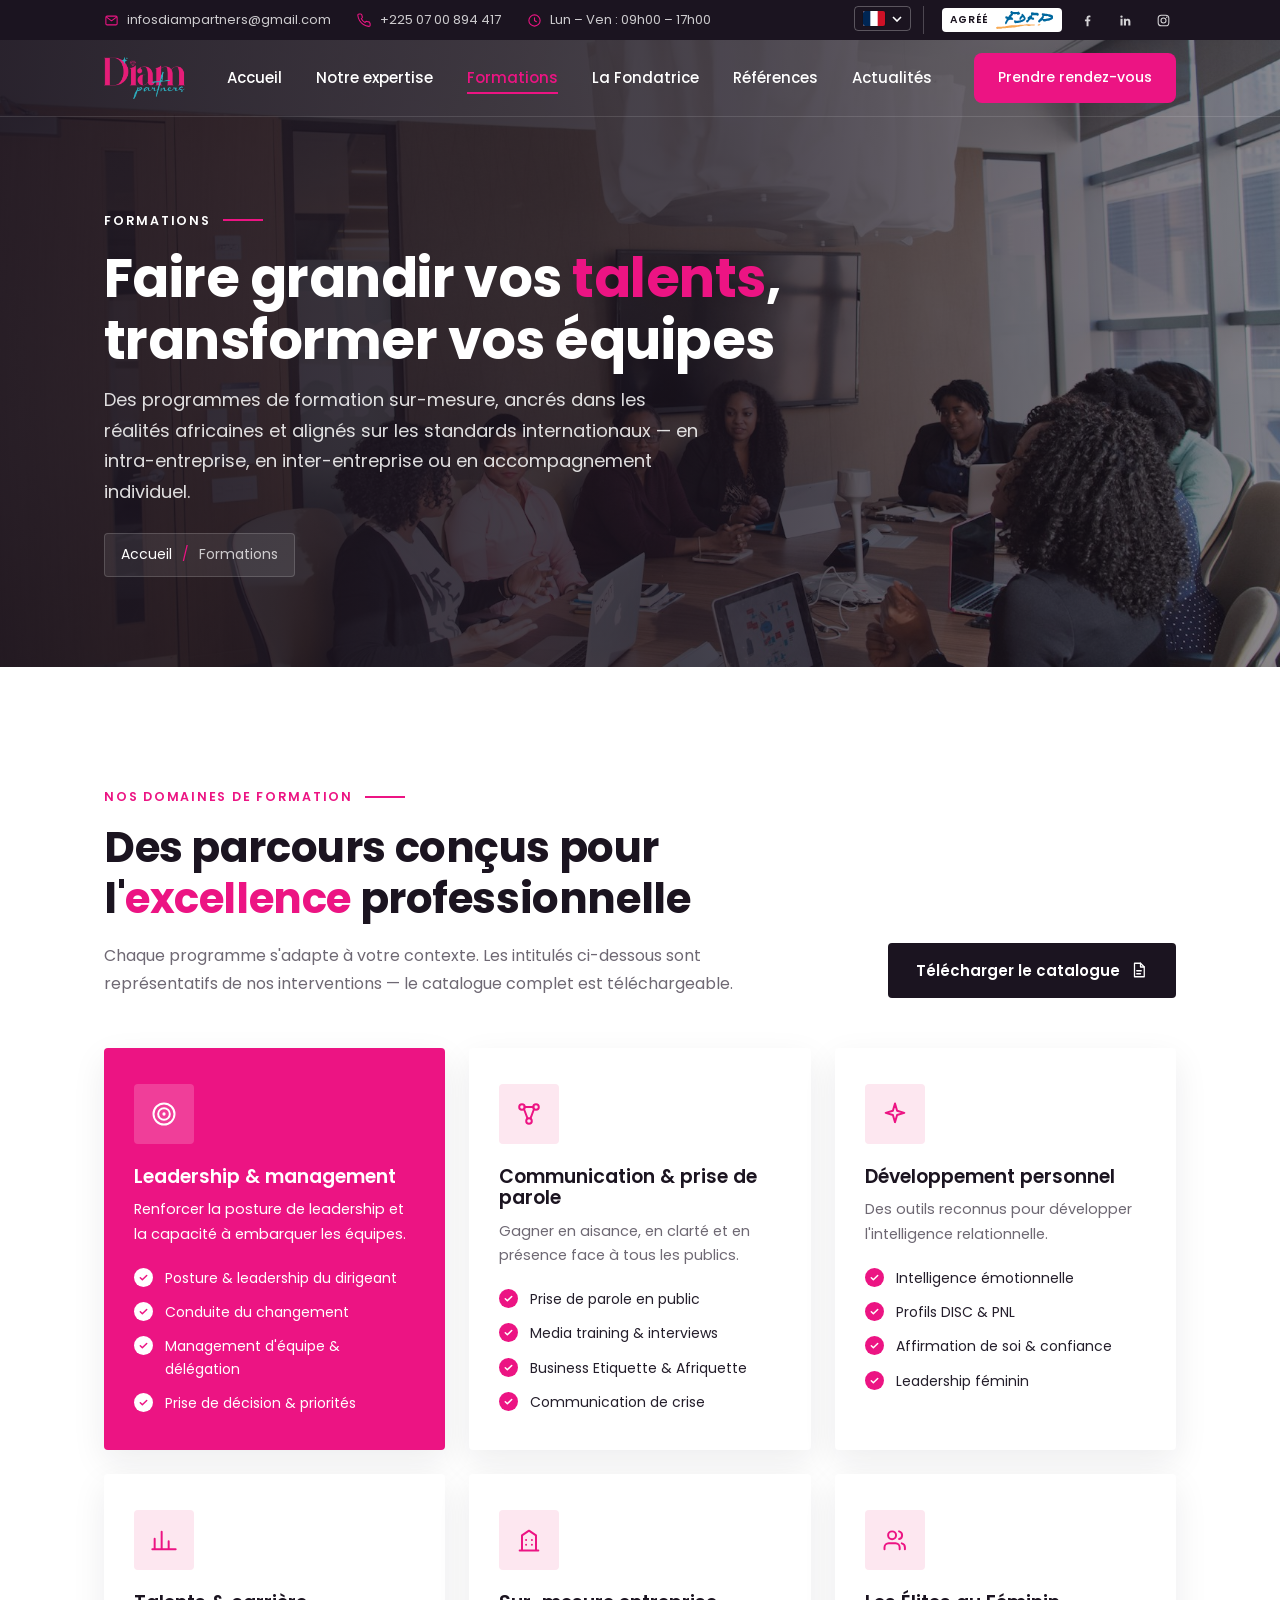
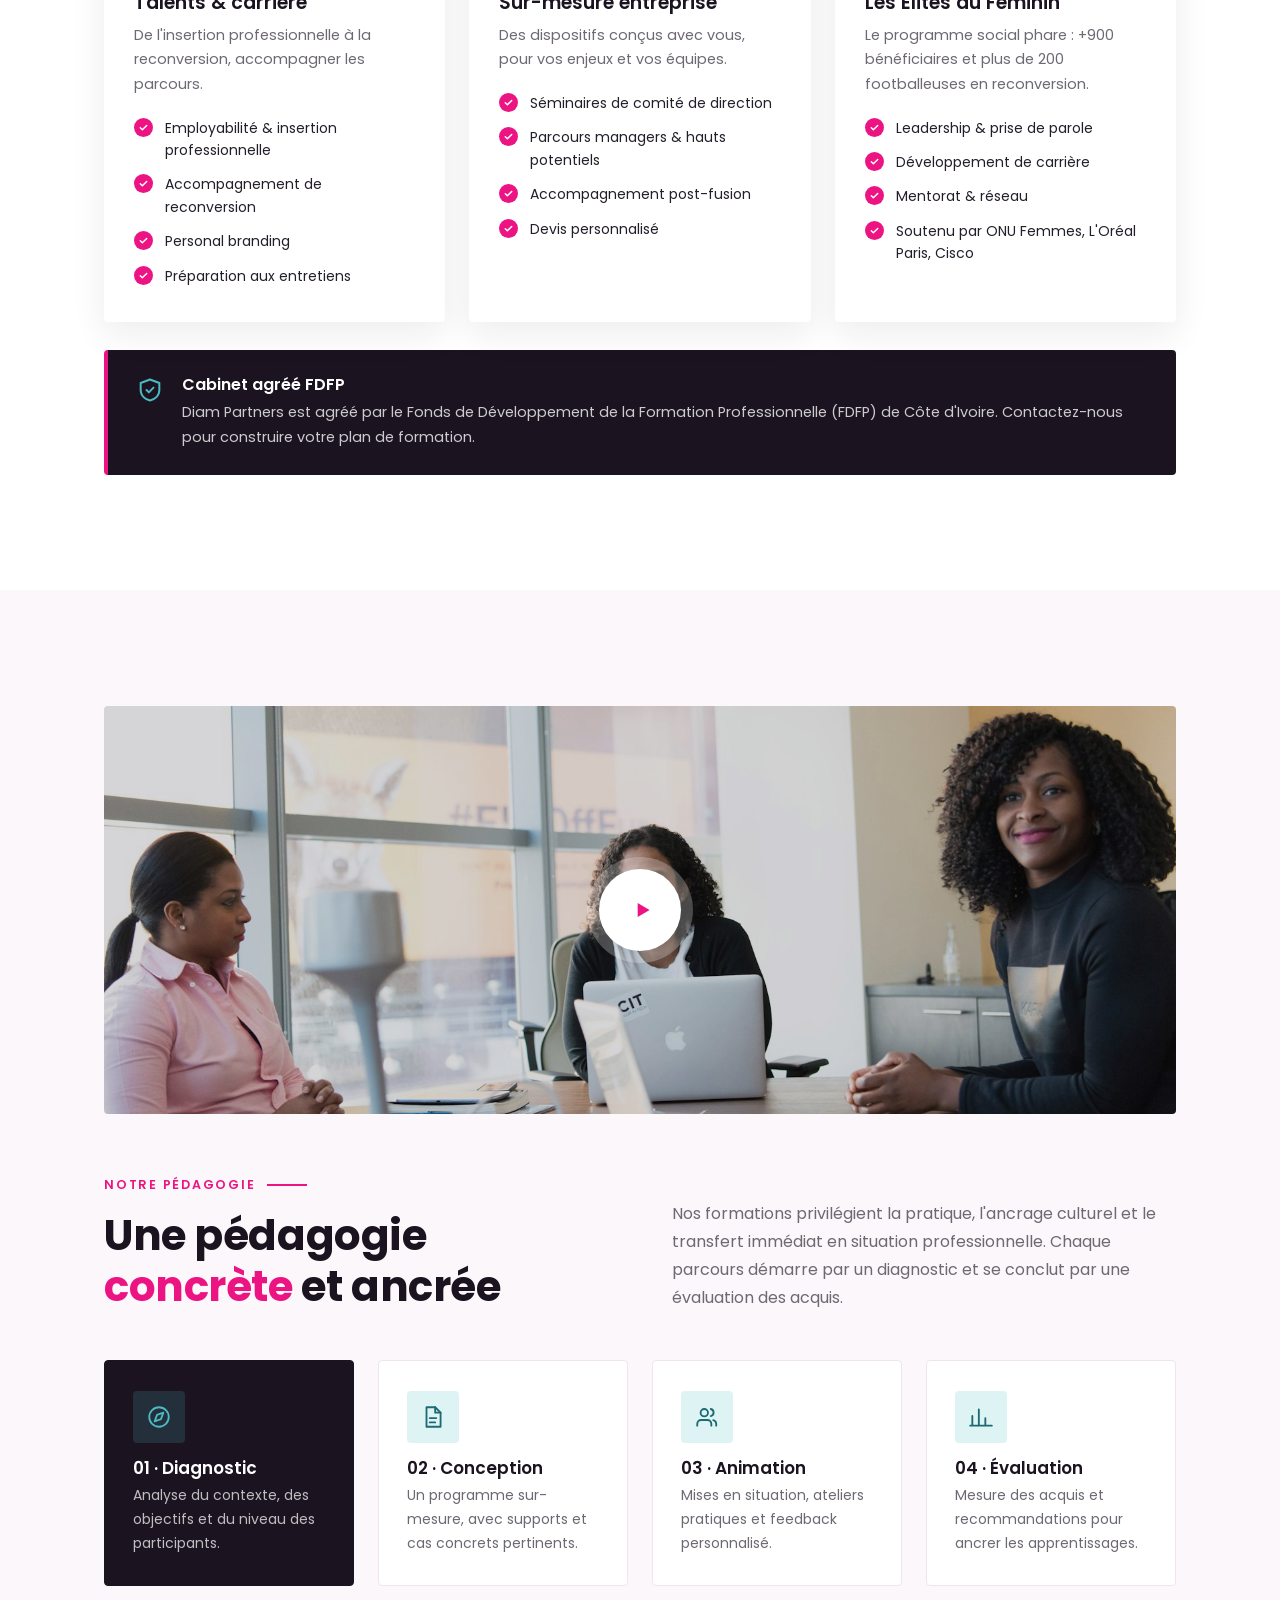
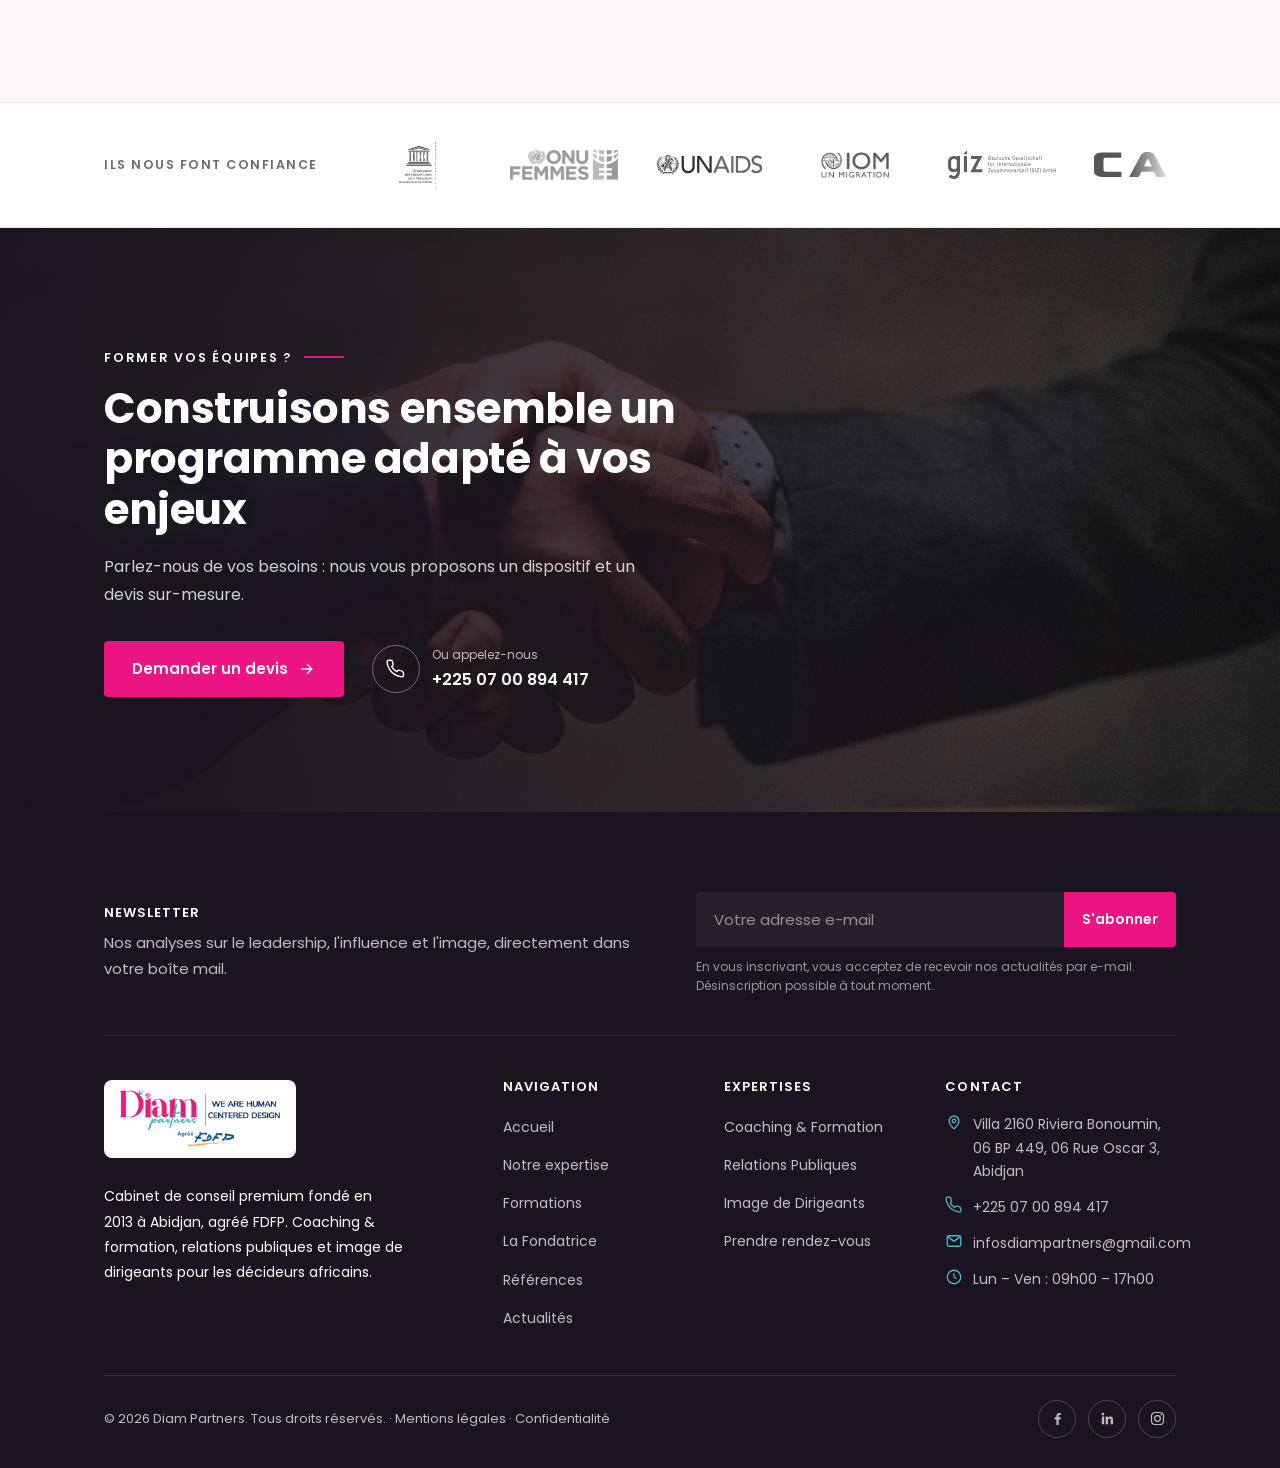
<file: formations.html>
<!DOCTYPE html>
<html lang="fr">
<head>
  <meta charset="UTF-8" />
  <meta name="viewport" content="width=device-width, initial-scale=1.0" />
  <title>Formations | Diam Partners — Leadership, soft skills & prise de parole</title>
  <meta name="description" content="Formations Diam Partners : leadership & management, communication et prise de parole, développement personnel, programmes sur-mesure intra & inter-entreprise. Abidjan." />
  <link rel="canonical" href="https://www.diampartners.com/formations.html" />
  <!--i18n:alt-->
  <link rel="alternate" hreflang="fr" href="https://www.diampartners.com/formations.html" />
  <link rel="alternate" hreflang="en" href="https://www.diampartners.com/en/formations.html" />
  <link rel="alternate" hreflang="zh-Hans" href="https://www.diampartners.com/zh/formations.html" />
  <link rel="alternate" hreflang="ar" href="https://www.diampartners.com/ar/formations.html" />
  <link rel="alternate" hreflang="x-default" href="https://www.diampartners.com/formations.html" />
  <!--/i18n:alt-->
  <meta property="og:type" content="website" />
  <meta property="og:title" content="Formations | Diam Partners" />
  <meta property="og:description" content="Leadership, soft skills et prise de parole — formations sur-mesure, intra & inter-entreprise." />
  <meta property="og:image" content="https://www.diampartners.com/assets/images/cover-linkedin.jpg" />
  <link rel="icon" href="data:image/svg+xml,%3Csvg xmlns='http://www.w3.org/2000/svg' viewBox='0 0 24 24'%3E%3Cpath d='M5 3h14l3 6-10 12L2 9z' fill='none' stroke='%23EC1483' stroke-width='1.8' stroke-linejoin='round'/%3E%3C/svg%3E" />
  <link rel="preconnect" href="https://fonts.googleapis.com" />
  <link rel="preconnect" href="https://fonts.gstatic.com" crossorigin />
  <link href="https://fonts.googleapis.com/css2?family=Bodoni+Moda:ital,opsz,wght@0,6..96,400..900;1,6..96,400..900&family=Pacifico&family=Poppins:wght@300;400;500;600;700&display=swap" rel="stylesheet" />
  <link rel="stylesheet" href="assets/css/style.css" />
</head>
<body>

<header class="header header--overlay" data-header>
  <div class="c-topbar">
    <div class="c-topbar__inner">
      <div class="c-topbar__left">
        <a href="mailto:infosdiampartners@gmail.com"><svg class="ico" aria-hidden="true"><use href="assets/icons.svg#i-mail"></use></svg> infosdiampartners@gmail.com</a>
        <a href="tel:+2250700894417"><svg class="ico" aria-hidden="true"><use href="assets/icons.svg#i-phone"></use></svg> +225 07 00 894 417</a>
        <span><svg class="ico" aria-hidden="true"><use href="assets/icons.svg#i-clock"></use></svg> Lun – Ven : 09h00 – 17h00</span>
      </div>
      <div class="c-topbar__social"><!--i18n:switch--><div class="c-lang c-lang--top" data-lang><button class="c-lang__btn" type="button" aria-expanded="false" aria-controls="lang-menu-top" aria-label="Langue : Français"><img class="c-lang__flag" src="assets/images/flags/fr.svg" alt="" width="22" height="15" /><svg class="c-lang__caret" viewBox="0 0 10 6" aria-hidden="true"><path d="M1 1l4 4 4-4" fill="none" stroke="currentColor" stroke-width="1.6"/></svg></button><ul class="c-lang__menu" id="lang-menu-top" hidden><li><a href="formations.html" hreflang="fr" lang="fr" aria-current="true" aria-label="Français" title="Français"><img class="c-lang__flag" src="assets/images/flags/fr.svg" alt="" width="22" height="15" /></a></li><li><a href="en/formations.html" hreflang="en" lang="en" aria-label="English" title="English"><img class="c-lang__flag" src="assets/images/flags/gb.svg" alt="" width="22" height="15" /></a></li><li><a href="zh/formations.html" hreflang="zh-Hans" lang="zh-Hans" aria-label="中文" title="中文"><img class="c-lang__flag" src="assets/images/flags/cn.svg" alt="" width="22" height="15" /></a></li><li><a href="ar/formations.html" hreflang="ar" lang="ar" aria-label="العربية" title="العربية"><img class="c-lang__flag" src="assets/images/flags/sa.svg" alt="" width="22" height="15" /></a></li></ul></div><!--/i18n:switch--><span class="c-topbar__fdfp" title="Cabinet agréé FDFP"><span>Agréé</span><img src="assets/images/fdfp-mark.svg" alt="FDFP" width="57" height="18" /></span><a class="c-topbar__icon" href="https://www.facebook.com/diampartners26" target="_blank" rel="noopener" aria-label="Facebook de Diam Partners"><svg class="ico" aria-hidden="true"><use href="assets/icons.svg#i-facebook"></use></svg></a><a class="c-topbar__icon" href="https://www.linkedin.com/company/104519195/" target="_blank" rel="noopener" aria-label="LinkedIn de Diam Partners"><svg class="ico" aria-hidden="true"><use href="assets/icons.svg#i-linkedin"></use></svg></a><!-- DÉVELOPPEUR : lien Instagram à renseigner --><a class="c-topbar__icon" href="#" aria-label="Instagram de Diam Partners"><svg class="ico" aria-hidden="true"><use href="assets/icons.svg#i-instagram"></use></svg></a></div>
    </div>
  </div>
  <nav class="nav" aria-label="Navigation principale">
    <a href="index.html" class="nav__logo" aria-label="Diam Partners — accueil"><img src="assets/images/logo.png" alt="Diam Partners" width="140" height="42" /></a>
    <ul class="nav__list" data-nav-list id="menu">
      <li><a class="nav__link" href="index.html">Accueil</a></li>
      <li><a class="nav__link" href="expertise.html">Notre expertise</a></li>
      <li><a class="nav__link" href="formations.html" aria-current="page">Formations</a></li>
      <li><a class="nav__link" href="fondatrice.html">La Fondatrice</a></li>
      <li><a class="nav__link" href="references.html">Références</a></li>
      <li><a class="nav__link" href="actualites.html">Actualités</a></li>
      <li class="c-only-mobile"><a class="nav__phone" href="tel:+2250700894417"><svg class="ico" aria-hidden="true"><use href="assets/icons.svg#i-phone"></use></svg> +225 07 00 894 417</a></li>
      <li><a class="nav__link nav__cta btn btn--primary" href="contact.html">Prendre rendez-vous</a></li>
    </ul>
    <!--i18n:mswitch--><div class="c-lang c-lang--header" data-lang><button class="c-lang__btn" type="button" aria-expanded="false" aria-controls="lang-menu-header" aria-label="Langue : Français"><img class="c-lang__flag" src="assets/images/flags/fr.svg" alt="" width="22" height="15" /><svg class="c-lang__caret" viewBox="0 0 10 6" aria-hidden="true"><path d="M1 1l4 4 4-4" fill="none" stroke="currentColor" stroke-width="1.6"/></svg></button><ul class="c-lang__menu" id="lang-menu-header" hidden><li><a href="formations.html" hreflang="fr" lang="fr" aria-current="true" aria-label="Français" title="Français"><img class="c-lang__flag" src="assets/images/flags/fr.svg" alt="" width="22" height="15" /></a></li><li><a href="en/formations.html" hreflang="en" lang="en" aria-label="English" title="English"><img class="c-lang__flag" src="assets/images/flags/gb.svg" alt="" width="22" height="15" /></a></li><li><a href="zh/formations.html" hreflang="zh-Hans" lang="zh-Hans" aria-label="中文" title="中文"><img class="c-lang__flag" src="assets/images/flags/cn.svg" alt="" width="22" height="15" /></a></li><li><a href="ar/formations.html" hreflang="ar" lang="ar" aria-label="العربية" title="العربية"><img class="c-lang__flag" src="assets/images/flags/sa.svg" alt="" width="22" height="15" /></a></li></ul></div><!--/i18n:mswitch-->
    <button class="nav__burger" data-burger aria-label="Ouvrir le menu" aria-expanded="false" aria-controls="menu"><span></span><span></span><span></span></button>
  </nav>
</header>

<main>

<section class="c-page-hero">
  <img class="bg" src="assets/images/stock/services-bg.jpg" alt="" fetchpriority="high" />
  <div class="c-page-hero__inner" data-reveal>
    <span class="c-eyebrow">Formations</span>
    <h1>Faire grandir vos <span>talents</span>, transformer vos équipes</h1>
    <p>Des programmes de formation sur-mesure, ancrés dans les réalités africaines et alignés sur les standards internationaux — en intra-entreprise, en inter-entreprise ou en accompagnement individuel.</p>
    <nav class="c-crumbs" aria-label="Fil d'Ariane"><a href="index.html">Accueil</a><span class="sep">/</span><span aria-current="page">Formations</span></nav>
  </div>
</section>

<!-- DOMAINES DE FORMATION -->
<section class="section">
  <div class="container">
    <div class="c-head c-head--split" data-reveal>
      <div style="max-width:640px;">
        <span class="c-eyebrow">Nos domaines de formation</span>
        <h2 class="c-title">Des parcours conçus pour l'<span>excellence</span> professionnelle</h2>
        <p class="c-text" style="margin-bottom:0;">Chaque programme s'adapte à votre contexte. Les intitulés ci-dessous sont représentatifs de nos interventions — le catalogue complet est téléchargeable.</p>
      </div>
      <a href="assets/catalogue-formation-diam-partners.pdf" class="c-btn c-btn--dark" target="_blank" rel="noopener">Télécharger le catalogue <svg class="ico" aria-hidden="true"><use href="assets/icons.svg#i-doc"></use></svg></a>
    </div>
    <div class="c-services__grid">
      <div class="c-scard c-scard--active" data-reveal>
        <span class="c-scard__ic"><svg class="ico" aria-hidden="true"><use href="assets/icons.svg#i-target"></use></svg></span>
        <h3>Leadership &amp; management</h3>
        <p>Renforcer la posture de leadership et la capacité à embarquer les équipes.</p>
        <ul class="c-list c-list--sm" style="margin:0;">
          <li>Posture &amp; leadership du dirigeant</li>
          <li>Conduite du changement</li>
          <li>Management d'équipe &amp; délégation</li>
          <li>Prise de décision &amp; priorités</li>
        </ul>
      </div>
      <div class="c-scard" data-reveal data-delay="1">
        <span class="c-scard__ic"><svg class="ico" aria-hidden="true"><use href="assets/icons.svg#i-network"></use></svg></span>
        <h3>Communication &amp; prise de parole</h3>
        <p>Gagner en aisance, en clarté et en présence face à tous les publics.</p>
        <ul class="c-list c-list--sm" style="margin:0;">
          <li>Prise de parole en public</li>
          <li>Media training &amp; interviews</li>
          <li>Business Etiquette &amp; Afriquette</li>
          <li>Communication de crise</li>
        </ul>
      </div>
      <div class="c-scard" data-reveal data-delay="2">
        <span class="c-scard__ic"><svg class="ico" aria-hidden="true"><use href="assets/icons.svg#i-spark"></use></svg></span>
        <h3>Développement personnel</h3>
        <p>Des outils reconnus pour développer l'intelligence relationnelle.</p>
        <ul class="c-list c-list--sm" style="margin:0;">
          <li>Intelligence émotionnelle</li>
          <li>Profils DISC &amp; PNL</li>
          <li>Affirmation de soi &amp; confiance</li>
          <li>Leadership féminin</li>
        </ul>
      </div>
      <div class="c-scard" data-reveal>
        <span class="c-scard__ic"><svg class="ico" aria-hidden="true"><use href="assets/icons.svg#i-chart"></use></svg></span>
        <h3>Talents &amp; carrière</h3>
        <p>De l'insertion professionnelle à la reconversion, accompagner les parcours.</p>
        <ul class="c-list c-list--sm" style="margin:0;">
          <li>Employabilité &amp; insertion professionnelle</li>
          <li>Accompagnement de reconversion</li>
          <li>Personal branding</li>
          <li>Préparation aux entretiens</li>
        </ul>
      </div>
      <div class="c-scard" data-reveal data-delay="1">
        <span class="c-scard__ic"><svg class="ico" aria-hidden="true"><use href="assets/icons.svg#i-building"></use></svg></span>
        <h3>Sur-mesure entreprise</h3>
        <p>Des dispositifs conçus avec vous, pour vos enjeux et vos équipes.</p>
        <ul class="c-list c-list--sm" style="margin:0;">
          <li>Séminaires de comité de direction</li>
          <li>Parcours managers &amp; hauts potentiels</li>
          <li>Accompagnement post-fusion</li>
          <li>Devis personnalisé</li>
        </ul>
      </div>
      <div class="c-scard" data-reveal data-delay="2">
        <span class="c-scard__ic"><svg class="ico" aria-hidden="true"><use href="assets/icons.svg#i-users"></use></svg></span>
        <h3>Les Élites au Féminin</h3>
        <p>Le programme social phare : +900 bénéficiaires et plus de 200 footballeuses en reconversion.</p>
        <ul class="c-list c-list--sm" style="margin:0;">
          <li>Leadership &amp; prise de parole</li>
          <li>Développement de carrière</li>
          <li>Mentorat &amp; réseau</li>
          <li>Soutenu par ONU Femmes, L'Oréal Paris, Cisco</li>
        </ul>
      </div>
    </div>
    <div class="c-note" style="margin-top:28px;" data-reveal>
      <svg class="ico" aria-hidden="true"><use href="assets/icons.svg#i-shield"></use></svg>
      <div><h4>Cabinet agréé FDFP</h4><p>Diam Partners est agréé par le Fonds de Développement de la Formation Professionnelle (FDFP) de Côte d'Ivoire. Contactez-nous pour construire votre plan de formation.</p></div>
    </div>
  </div>
</section>

<!-- PÉDAGOGIE -->
<section class="section section--soft">
  <div class="container">
    <div class="c-method__media" data-reveal>
      <img src="assets/images/stock/methodologie.jpg" alt="Atelier de formation en petit groupe" loading="lazy" />
      <!-- DÉVELOPPEUR : brancher ici une vidéo de présentation des formations -->
      <span class="c-play" aria-hidden="true"><svg class="ico"><use href="assets/icons.svg#i-play"></use></svg></span>
    </div>
    <div class="c-method__head" data-reveal>
      <div>
        <span class="c-eyebrow">Notre pédagogie</span>
        <h2 class="c-title">Une pédagogie <span>concrète</span> et ancrée</h2>
      </div>
      <p class="c-text">Nos formations privilégient la pratique, l'ancrage culturel et le transfert immédiat en situation professionnelle. Chaque parcours démarre par un diagnostic et se conclut par une évaluation des acquis.</p>
    </div>
    <div class="c-feats c-feats--4">
      <div class="c-feat c-feat--col c-feat--active" data-reveal>
        <span class="c-feat__ic"><svg class="ico" aria-hidden="true"><use href="assets/icons.svg#i-compass"></use></svg></span>
        <div><h4>01 · Diagnostic</h4><p>Analyse du contexte, des objectifs et du niveau des participants.</p></div>
      </div>
      <div class="c-feat c-feat--col" data-reveal data-delay="1">
        <span class="c-feat__ic"><svg class="ico" aria-hidden="true"><use href="assets/icons.svg#i-doc"></use></svg></span>
        <div><h4>02 · Conception</h4><p>Un programme sur-mesure, avec supports et cas concrets pertinents.</p></div>
      </div>
      <div class="c-feat c-feat--col" data-reveal data-delay="2">
        <span class="c-feat__ic"><svg class="ico" aria-hidden="true"><use href="assets/icons.svg#i-users"></use></svg></span>
        <div><h4>03 · Animation</h4><p>Mises en situation, ateliers pratiques et feedback personnalisé.</p></div>
      </div>
      <div class="c-feat c-feat--col" data-reveal data-delay="3">
        <span class="c-feat__ic"><svg class="ico" aria-hidden="true"><use href="assets/icons.svg#i-chart"></use></svg></span>
        <div><h4>04 · Évaluation</h4><p>Mesure des acquis et recommandations pour ancrer les apprentissages.</p></div>
      </div>
    </div>
  </div>
</section>

<!-- Logos : fichiers officiels (Wikimedia Commons et sites des partenaires) — marques de leurs propriétaires. -->
<div class="c-logoband">
  <div class="c-logoband__inner">
    <span class="c-logoband__label">Ils nous font confiance</span>
    <div class="c-marquee c-marquee--light" aria-label="Logos de nos partenaires"><div class="c-marquee__track"><ul class="c-marquee__list"><li><img src="assets/images/refs/unesco.svg" alt="UNESCO" decoding="async" /></li><li><img src="assets/images/refs/onu-femmes.png" alt="ONU Femmes" decoding="async" /></li><li><img src="assets/images/refs/onusida.svg" alt="ONUSIDA" decoding="async" /></li><li><img src="assets/images/refs/oim.jpg" alt="OIM" decoding="async" /></li><li><img src="assets/images/refs/giz.svg" alt="GIZ" decoding="async" /></li><li><img src="assets/images/refs/caf.svg" alt="CAF — Confédération Africaine de Football" decoding="async" /></li><li><img src="assets/images/refs/ministere-femme.jpg" alt="Ministère de la Femme, de la Famille et de l'Enfant" decoding="async" /></li><li><img src="assets/images/refs/ecobank.svg" alt="Ecobank" decoding="async" /></li><li><img src="assets/images/refs/coris-bank.svg" alt="Coris Bank International" decoding="async" /></li><li><img src="assets/images/refs/bdu-ci.png" alt="BDU-CI — Banque de l'Union" decoding="async" /></li><li><img src="assets/images/refs/belife.png" alt="Belife Insurance (ex-Prudential Belife)" decoding="async" /></li><li><img src="assets/images/refs/gna-ci.png" alt="GNA-CI Assurances" decoding="async" /></li><li><img src="assets/images/refs/neemba.png" alt="Neemba" decoding="async" /></li><li><img src="assets/images/refs/accor.png" alt="Accor" decoding="async" /></li><li><img src="assets/images/refs/drayat.jpg" alt="Drayat Immobilier" decoding="async" /></li><li><img src="assets/images/refs/cote-divoire-tourisme.jpg" alt="Côte d'Ivoire Tourisme" decoding="async" /></li></ul><ul class="c-marquee__list" aria-hidden="true"><li><img src="assets/images/refs/unesco.svg" alt="UNESCO" decoding="async" /></li><li><img src="assets/images/refs/onu-femmes.png" alt="ONU Femmes" decoding="async" /></li><li><img src="assets/images/refs/onusida.svg" alt="ONUSIDA" decoding="async" /></li><li><img src="assets/images/refs/oim.jpg" alt="OIM" decoding="async" /></li><li><img src="assets/images/refs/giz.svg" alt="GIZ" decoding="async" /></li><li><img src="assets/images/refs/caf.svg" alt="CAF — Confédération Africaine de Football" decoding="async" /></li><li><img src="assets/images/refs/ministere-femme.jpg" alt="Ministère de la Femme, de la Famille et de l'Enfant" decoding="async" /></li><li><img src="assets/images/refs/ecobank.svg" alt="Ecobank" decoding="async" /></li><li><img src="assets/images/refs/coris-bank.svg" alt="Coris Bank International" decoding="async" /></li><li><img src="assets/images/refs/bdu-ci.png" alt="BDU-CI — Banque de l'Union" decoding="async" /></li><li><img src="assets/images/refs/belife.png" alt="Belife Insurance (ex-Prudential Belife)" decoding="async" /></li><li><img src="assets/images/refs/gna-ci.png" alt="GNA-CI Assurances" decoding="async" /></li><li><img src="assets/images/refs/neemba.png" alt="Neemba" decoding="async" /></li><li><img src="assets/images/refs/accor.png" alt="Accor" decoding="async" /></li><li><img src="assets/images/refs/drayat.jpg" alt="Drayat Immobilier" decoding="async" /></li><li><img src="assets/images/refs/cote-divoire-tourisme.jpg" alt="Côte d'Ivoire Tourisme" decoding="async" /></li></ul></div></div>
  </div>
</div>

<section class="c-photo-band c-cta">
  <img class="bg" src="assets/images/stock/cta-bg.jpg" alt="" loading="lazy" />
  <div class="c-photo-band__inner" data-reveal>
    <span class="c-eyebrow">Former vos équipes ?</span>
    <h2 class="c-title">Construisons ensemble un programme adapté à vos enjeux</h2>
    <p class="c-text">Parlez-nous de vos besoins : nous vous proposons un dispositif et un devis sur-mesure.</p>
    <div class="c-cta__actions">
      <a href="contact.html" class="c-btn">Demander un devis <svg class="ico" aria-hidden="true"><use href="assets/icons.svg#i-arrow"></use></svg></a>
      <a href="tel:+2250700894417" class="c-call"><span class="c-call__ic"><svg class="ico" aria-hidden="true"><use href="assets/icons.svg#i-phone"></use></svg></span><span><small>Ou appelez-nous</small><b>+225 07 00 894 417</b></span></a>
    </div>
  </div>
</section>

</main>

<footer class="footer">
  <div class="container">
    <div class="footer__news">
      <div class="footer__news-text">
        <h4>Newsletter</h4>
        <p>Nos analyses sur le leadership, l'influence et l'image, directement dans votre boîte mail.</p>
      </div>
      <form class="footer__news-form" data-newsletter action="https://formsubmit.co/contact@diampartners.com" method="POST" aria-label="Inscription à la newsletter">
        <input type="hidden" name="_subject" value="Nouvelle inscription à la newsletter — site Diam Partners" /><input type="hidden" name="_template" value="table" /><input type="hidden" name="_captcha" value="false" /><input type="text" name="_honey" class="hp" tabindex="-1" autocomplete="off" aria-hidden="true" />
        <div class="c-news__row">
          <input type="email" name="email" placeholder="Votre adresse e-mail" required aria-label="Votre adresse e-mail" autocomplete="email" />
          <button type="submit" class="c-btn">S'abonner</button>
        </div>
        <p class="c-news__legal">En vous inscrivant, vous acceptez de recevoir nos actualités par e-mail. Désinscription possible à tout moment.</p>
        <p class="c-news__note" data-newsletter-note hidden></p>
      </form>
    </div>
    <div class="footer__grid">
      <div class="footer__brand">
        <span class="footer__logo-plate"><img src="assets/images/logo-footer.png" alt="Diam Partners — We are Human Centered Design — Cabinet agréé FDFP" width="251" height="91" /></span>
        <p>Cabinet de conseil premium fondé en 2013 à Abidjan, agréé FDFP. Coaching &amp; formation, relations publiques et image de dirigeants pour les décideurs africains.</p>
      </div>
      <div class="footer__col"><h4>Navigation</h4><ul>
        <li><a href="index.html">Accueil</a></li>
        <li><a href="expertise.html">Notre expertise</a></li>
        <li><a href="formations.html">Formations</a></li>
        <li><a href="fondatrice.html">La Fondatrice</a></li>
        <li><a href="references.html">Références</a></li>
        <li><a href="actualites.html">Actualités</a></li>
      </ul></div>
      <div class="footer__col"><h4>Expertises</h4><ul>
        <li><a href="expertise.html#coaching">Coaching &amp; Formation</a></li>
        <li><a href="expertise.html#rp">Relations Publiques</a></li>
        <li><a href="expertise.html#image">Image de Dirigeants</a></li>
        <li><a href="contact.html">Prendre rendez-vous</a></li>
      </ul></div>
      <div class="footer__col"><h4>Contact</h4>
        <div class="footer__contact"><span class="ic"><svg class="ico ico--sm" aria-hidden="true"><use href="assets/icons.svg#i-pin"></use></svg></span><span>Villa 2160 Riviera Bonoumin, 06 BP 449, 06 Rue Oscar 3, Abidjan</span></div>
        <div class="footer__contact"><span class="ic"><svg class="ico ico--sm" aria-hidden="true"><use href="assets/icons.svg#i-phone"></use></svg></span><a href="tel:+2250700894417">+225 07 00 894 417</a></div>
        <div class="footer__contact"><span class="ic"><svg class="ico ico--sm" aria-hidden="true"><use href="assets/icons.svg#i-mail"></use></svg></span><a href="mailto:infosdiampartners@gmail.com">infosdiampartners@gmail.com</a></div>
        <div class="footer__contact"><span class="ic"><svg class="ico ico--sm" aria-hidden="true"><use href="assets/icons.svg#i-clock"></use></svg></span><span>Lun – Ven : 09h00 – 17h00</span></div>
      </div>
    </div>
    <div class="footer__bottom">
      <p>© <span data-year>2026</span> Diam Partners. Tous droits réservés. · <a href="mentions-legales.html">Mentions légales</a> · <a href="confidentialite.html">Confidentialité</a></p>
      <div class="footer__socials"><a href="https://www.facebook.com/diampartners26" target="_blank" rel="noopener" aria-label="Facebook de Diam Partners"><svg class="ico" aria-hidden="true"><use href="assets/icons.svg#i-facebook"></use></svg></a><a href="https://www.linkedin.com/company/104519195/" target="_blank" rel="noopener" aria-label="LinkedIn de Diam Partners"><svg class="ico" aria-hidden="true"><use href="assets/icons.svg#i-linkedin"></use></svg></a><!-- DÉVELOPPEUR : lien Instagram à renseigner --><a href="#" aria-label="Instagram de Diam Partners"><svg class="ico" aria-hidden="true"><use href="assets/icons.svg#i-instagram"></use></svg></a></div>
    </div>
  </div>
</footer>

<script src="assets/js/main.js" defer></script>
</body>
</html>
</file>
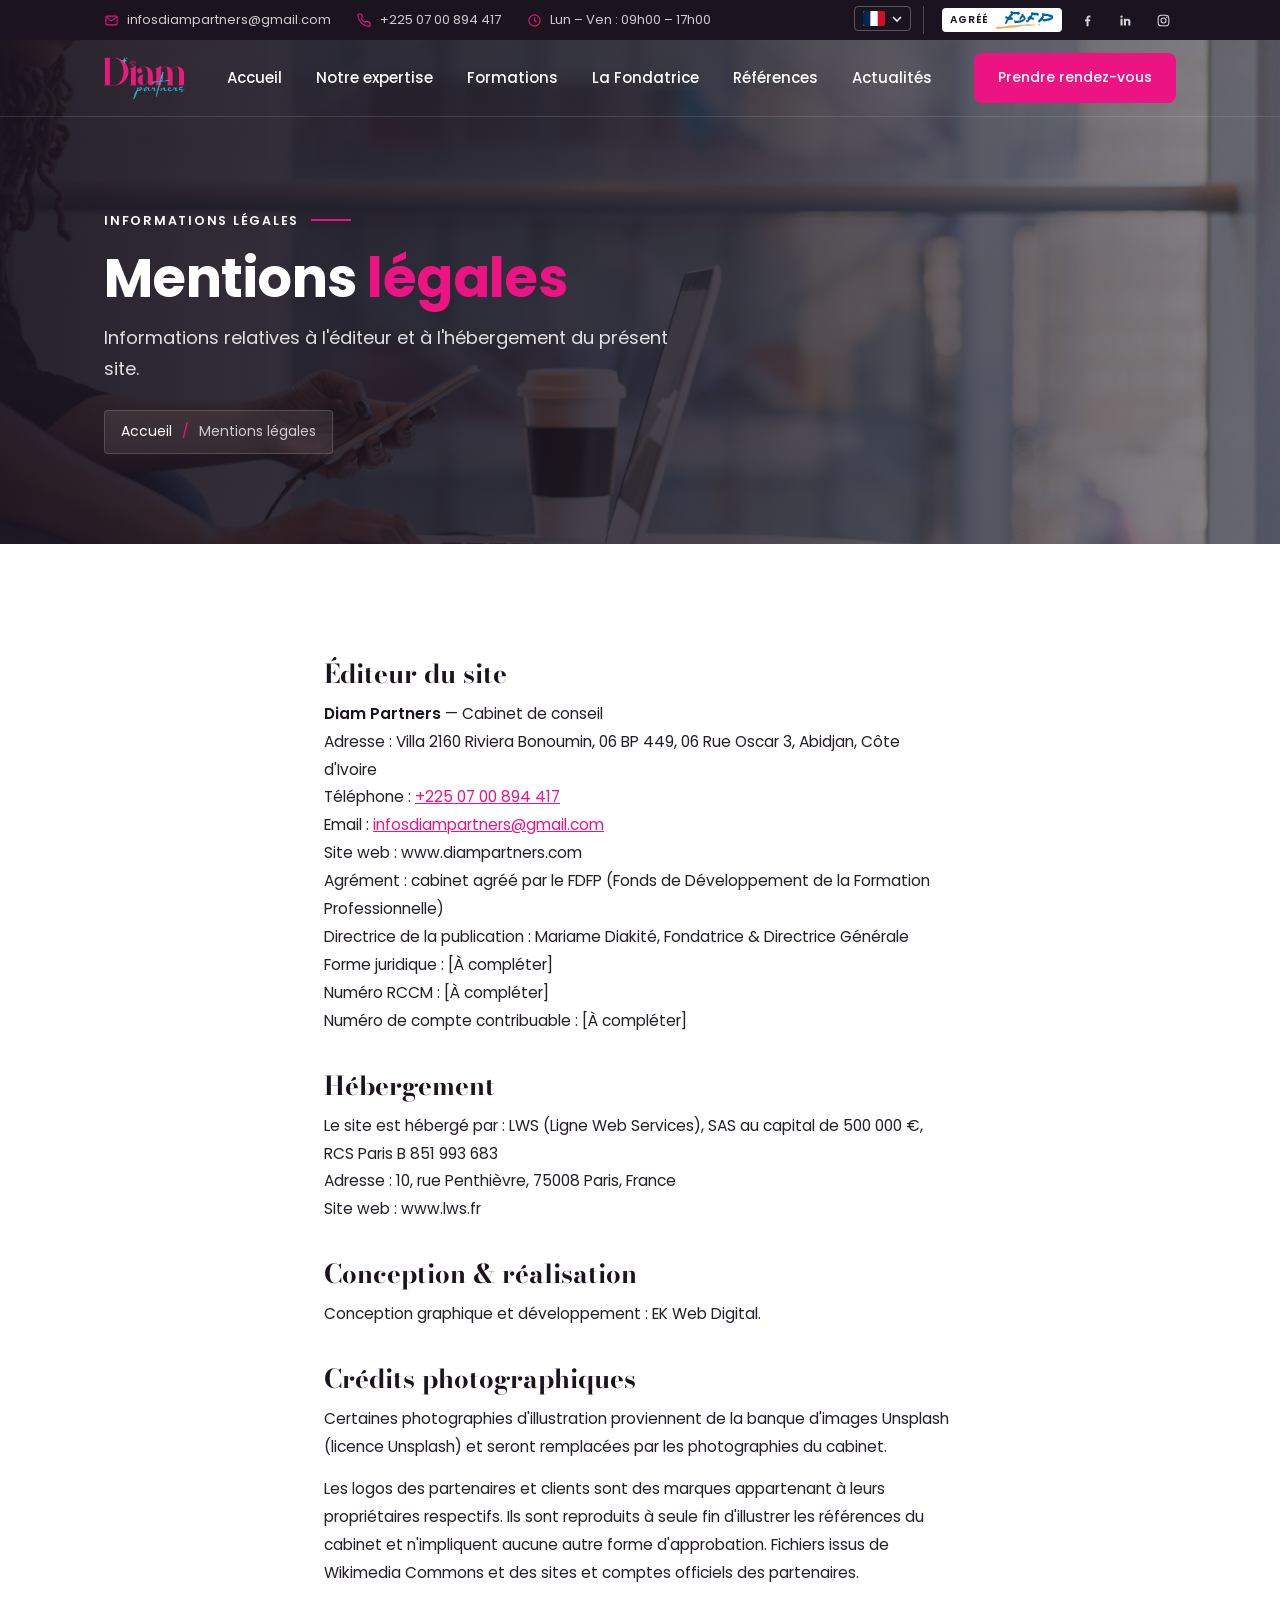
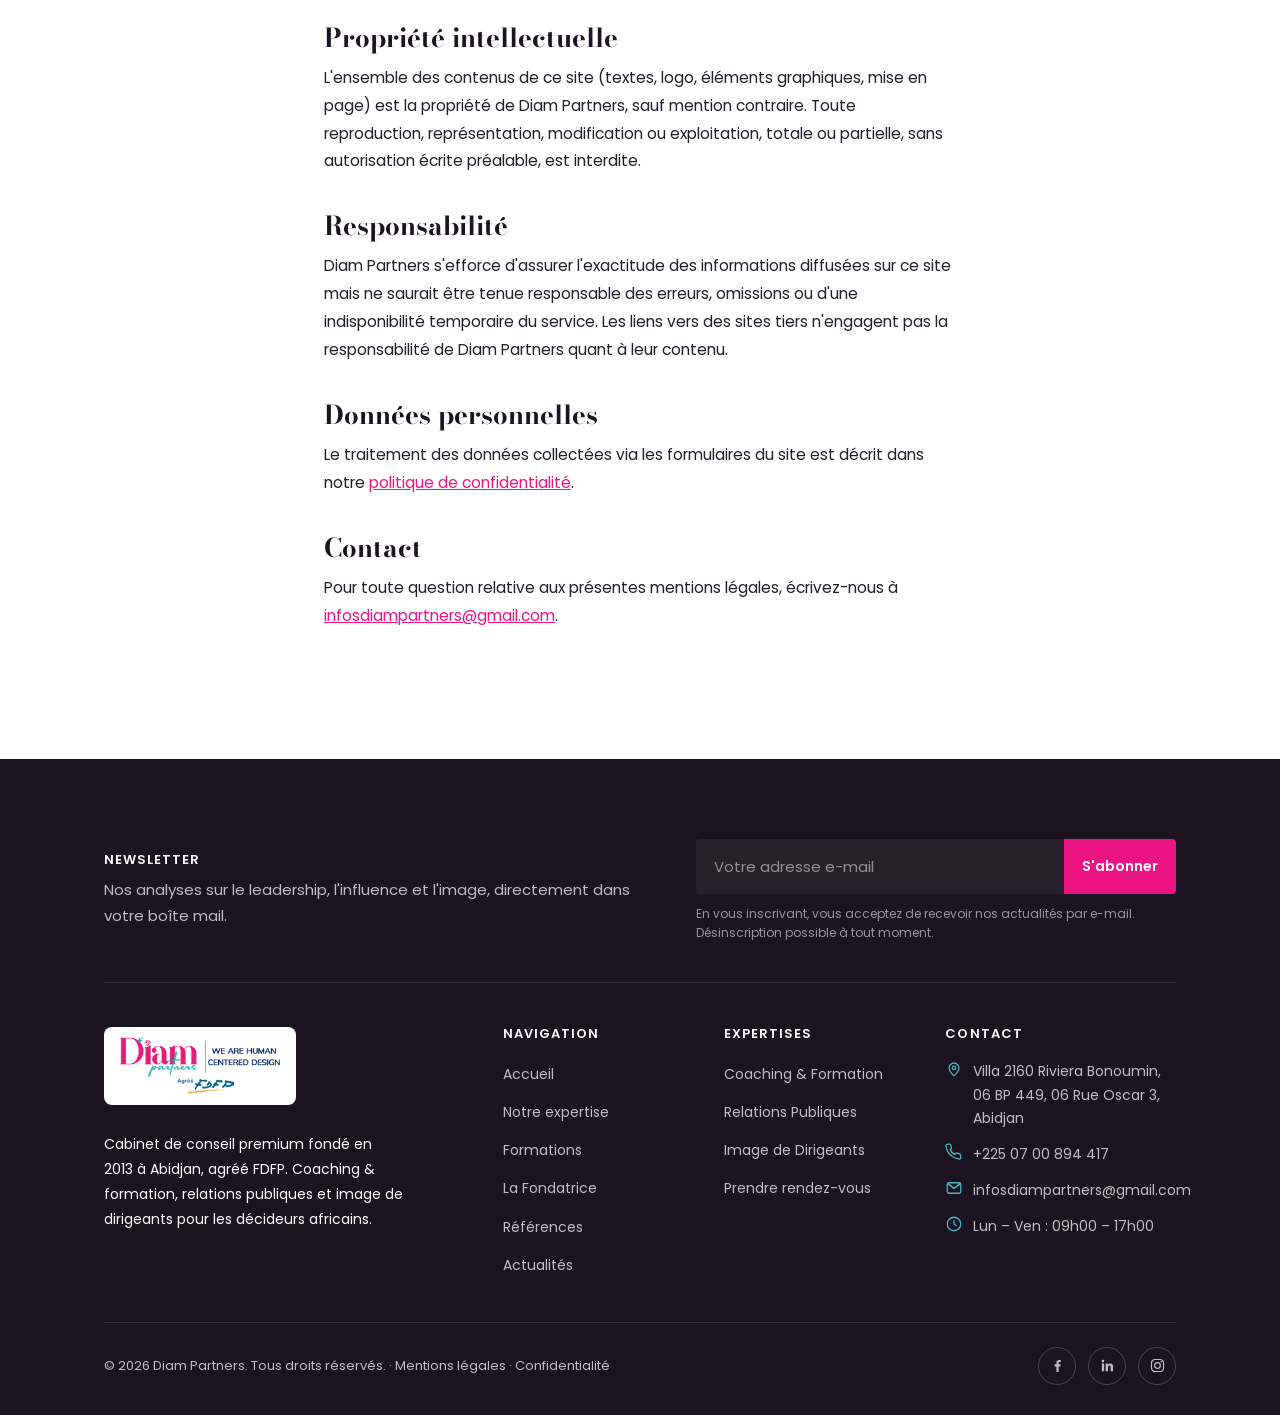
<file: mentions-legales.html>
<!DOCTYPE html>
<html lang="fr">
<head>
  <meta charset="UTF-8" />
  <meta name="viewport" content="width=device-width, initial-scale=1.0" />
  <title>Mentions légales | Diam Partners</title>
  <meta name="description" content="Mentions légales du site de Diam Partners, cabinet de conseil basé à Abidjan, Côte d'Ivoire." />
  <link rel="canonical" href="https://www.diampartners.com/mentions-legales.html" />
  <!--i18n:alt-->
  <link rel="alternate" hreflang="fr" href="https://www.diampartners.com/mentions-legales.html" />
  <link rel="alternate" hreflang="en" href="https://www.diampartners.com/en/mentions-legales.html" />
  <link rel="alternate" hreflang="zh-Hans" href="https://www.diampartners.com/zh/mentions-legales.html" />
  <link rel="alternate" hreflang="ar" href="https://www.diampartners.com/ar/mentions-legales.html" />
  <link rel="alternate" hreflang="x-default" href="https://www.diampartners.com/mentions-legales.html" />
  <!--/i18n:alt-->
  <meta name="robots" content="noindex, follow" />
  <link rel="icon" href="data:image/svg+xml,%3Csvg xmlns='http://www.w3.org/2000/svg' viewBox='0 0 24 24'%3E%3Cpath d='M5 3h14l3 6-10 12L2 9z' fill='none' stroke='%23EC1483' stroke-width='1.8' stroke-linejoin='round'/%3E%3C/svg%3E" />
  <link rel="preconnect" href="https://fonts.googleapis.com" />
  <link rel="preconnect" href="https://fonts.gstatic.com" crossorigin />
  <link href="https://fonts.googleapis.com/css2?family=Bodoni+Moda:ital,opsz,wght@0,6..96,400..900;1,6..96,400..900&family=Pacifico&family=Poppins:wght@300;400;500;600;700&display=swap" rel="stylesheet" />
  <link rel="stylesheet" href="assets/css/style.css" />
</head>
<body>

<header class="header header--overlay" data-header>
  <div class="c-topbar">
    <div class="c-topbar__inner">
      <div class="c-topbar__left">
        <a href="mailto:infosdiampartners@gmail.com"><svg class="ico" aria-hidden="true"><use href="assets/icons.svg#i-mail"></use></svg> infosdiampartners@gmail.com</a>
        <a href="tel:+2250700894417"><svg class="ico" aria-hidden="true"><use href="assets/icons.svg#i-phone"></use></svg> +225 07 00 894 417</a>
        <span><svg class="ico" aria-hidden="true"><use href="assets/icons.svg#i-clock"></use></svg> Lun – Ven : 09h00 – 17h00</span>
      </div>
      <div class="c-topbar__social"><!--i18n:switch--><div class="c-lang c-lang--top" data-lang><button class="c-lang__btn" type="button" aria-expanded="false" aria-controls="lang-menu-top" aria-label="Langue : Français"><img class="c-lang__flag" src="assets/images/flags/fr.svg" alt="" width="22" height="15" /><svg class="c-lang__caret" viewBox="0 0 10 6" aria-hidden="true"><path d="M1 1l4 4 4-4" fill="none" stroke="currentColor" stroke-width="1.6"/></svg></button><ul class="c-lang__menu" id="lang-menu-top" hidden><li><a href="mentions-legales.html" hreflang="fr" lang="fr" aria-current="true" aria-label="Français" title="Français"><img class="c-lang__flag" src="assets/images/flags/fr.svg" alt="" width="22" height="15" /></a></li><li><a href="en/mentions-legales.html" hreflang="en" lang="en" aria-label="English" title="English"><img class="c-lang__flag" src="assets/images/flags/gb.svg" alt="" width="22" height="15" /></a></li><li><a href="zh/mentions-legales.html" hreflang="zh-Hans" lang="zh-Hans" aria-label="中文" title="中文"><img class="c-lang__flag" src="assets/images/flags/cn.svg" alt="" width="22" height="15" /></a></li><li><a href="ar/mentions-legales.html" hreflang="ar" lang="ar" aria-label="العربية" title="العربية"><img class="c-lang__flag" src="assets/images/flags/sa.svg" alt="" width="22" height="15" /></a></li></ul></div><!--/i18n:switch--><span class="c-topbar__fdfp" title="Cabinet agréé FDFP"><span>Agréé</span><img src="assets/images/fdfp-mark.svg" alt="FDFP" width="57" height="18" /></span><a class="c-topbar__icon" href="https://www.facebook.com/diampartners26" target="_blank" rel="noopener" aria-label="Facebook de Diam Partners"><svg class="ico" aria-hidden="true"><use href="assets/icons.svg#i-facebook"></use></svg></a><a class="c-topbar__icon" href="https://www.linkedin.com/company/104519195/" target="_blank" rel="noopener" aria-label="LinkedIn de Diam Partners"><svg class="ico" aria-hidden="true"><use href="assets/icons.svg#i-linkedin"></use></svg></a><!-- DÉVELOPPEUR : lien Instagram à renseigner --><a class="c-topbar__icon" href="#" aria-label="Instagram de Diam Partners"><svg class="ico" aria-hidden="true"><use href="assets/icons.svg#i-instagram"></use></svg></a></div>
    </div>
  </div>
  <nav class="nav" aria-label="Navigation principale">
    <a href="index.html" class="nav__logo" aria-label="Diam Partners — accueil"><img src="assets/images/logo.png" alt="Diam Partners" width="140" height="42" /></a>
    <ul class="nav__list" data-nav-list id="menu">
      <li><a class="nav__link" href="index.html">Accueil</a></li>
      <li><a class="nav__link" href="expertise.html">Notre expertise</a></li>
      <li><a class="nav__link" href="formations.html">Formations</a></li>
      <li><a class="nav__link" href="fondatrice.html">La Fondatrice</a></li>
      <li><a class="nav__link" href="references.html">Références</a></li>
      <li><a class="nav__link" href="actualites.html">Actualités</a></li>
      <li class="c-only-mobile"><a class="nav__phone" href="tel:+2250700894417"><svg class="ico" aria-hidden="true"><use href="assets/icons.svg#i-phone"></use></svg> +225 07 00 894 417</a></li>
      <li><a class="nav__link nav__cta btn btn--primary" href="contact.html">Prendre rendez-vous</a></li>
    </ul>
    <!--i18n:mswitch--><div class="c-lang c-lang--header" data-lang><button class="c-lang__btn" type="button" aria-expanded="false" aria-controls="lang-menu-header" aria-label="Langue : Français"><img class="c-lang__flag" src="assets/images/flags/fr.svg" alt="" width="22" height="15" /><svg class="c-lang__caret" viewBox="0 0 10 6" aria-hidden="true"><path d="M1 1l4 4 4-4" fill="none" stroke="currentColor" stroke-width="1.6"/></svg></button><ul class="c-lang__menu" id="lang-menu-header" hidden><li><a href="mentions-legales.html" hreflang="fr" lang="fr" aria-current="true" aria-label="Français" title="Français"><img class="c-lang__flag" src="assets/images/flags/fr.svg" alt="" width="22" height="15" /></a></li><li><a href="en/mentions-legales.html" hreflang="en" lang="en" aria-label="English" title="English"><img class="c-lang__flag" src="assets/images/flags/gb.svg" alt="" width="22" height="15" /></a></li><li><a href="zh/mentions-legales.html" hreflang="zh-Hans" lang="zh-Hans" aria-label="中文" title="中文"><img class="c-lang__flag" src="assets/images/flags/cn.svg" alt="" width="22" height="15" /></a></li><li><a href="ar/mentions-legales.html" hreflang="ar" lang="ar" aria-label="العربية" title="العربية"><img class="c-lang__flag" src="assets/images/flags/sa.svg" alt="" width="22" height="15" /></a></li></ul></div><!--/i18n:mswitch-->
    <button class="nav__burger" data-burger aria-label="Ouvrir le menu" aria-expanded="false" aria-controls="menu"><span></span><span></span><span></span></button>
  </nav>
</header>

<main>

<section class="c-page-hero">
  <img class="bg" src="assets/images/stock/ph-legal.jpg" alt="" fetchpriority="high" />
  <div class="c-page-hero__inner" data-reveal>
    <span class="c-eyebrow">Informations légales</span>
    <h1>Mentions <span>légales</span></h1>
    <p>Informations relatives à l'éditeur et à l'hébergement du présent site.</p>
    <nav class="c-crumbs" aria-label="Fil d'Ariane"><a href="index.html">Accueil</a><span class="sep">/</span><span aria-current="page">Mentions légales</span></nav>
  </div>
</section>

<section class="section">
  <div class="container prose" data-reveal>
    <!-- DÉVELOPPEUR / CABINET : compléter les champs entre crochets avec les informations officielles. -->
    <h2>Éditeur du site</h2>
    <p>
      <strong>Diam Partners</strong> — Cabinet de conseil<br>
      Adresse : Villa 2160 Riviera Bonoumin, 06 BP 449, 06 Rue Oscar 3, Abidjan, Côte d'Ivoire<br>
      Téléphone : <a href="tel:+2250700894417">+225 07 00 894 417</a><br>
      Email : <a href="mailto:infosdiampartners@gmail.com">infosdiampartners@gmail.com</a><br>
      Site web : www.diampartners.com<br>
      Agrément : cabinet agréé par le FDFP (Fonds de Développement de la Formation Professionnelle)<br>
      Directrice de la publication : Mariame Diakité, Fondatrice &amp; Directrice Générale<br>
      Forme juridique : [À compléter]<br>
      Numéro RCCM : [À compléter]<br>
      Numéro de compte contribuable : [À compléter]
    </p>

    <h2>Hébergement</h2>
    <p>
      Le site est hébergé par : LWS (Ligne Web Services), SAS au capital de 500 000 €, RCS Paris B 851 993 683<br>
      Adresse : 10, rue Penthièvre, 75008 Paris, France<br>
      Site web : www.lws.fr
    </p>

    <h2>Conception &amp; réalisation</h2>
    <p>Conception graphique et développement : EK Web Digital.</p>

    <h2>Crédits photographiques</h2>
    <p>Certaines photographies d'illustration proviennent de la banque d'images Unsplash (licence Unsplash) et seront remplacées par les photographies du cabinet.</p>
    <p>Les logos des partenaires et clients sont des marques appartenant à leurs propriétaires respectifs. Ils sont reproduits à seule fin d'illustrer les références du cabinet et n'impliquent aucune autre forme d'approbation. Fichiers issus de Wikimedia Commons et des sites et comptes officiels des partenaires.</p>

    <h2>Propriété intellectuelle</h2>
    <p>L'ensemble des contenus de ce site (textes, logo, éléments graphiques, mise en page) est la propriété de Diam Partners, sauf mention contraire. Toute reproduction, représentation, modification ou exploitation, totale ou partielle, sans autorisation écrite préalable, est interdite.</p>

    <h2>Responsabilité</h2>
    <p>Diam Partners s'efforce d'assurer l'exactitude des informations diffusées sur ce site mais ne saurait être tenue responsable des erreurs, omissions ou d'une indisponibilité temporaire du service. Les liens vers des sites tiers n'engagent pas la responsabilité de Diam Partners quant à leur contenu.</p>

    <h2>Données personnelles</h2>
    <p>Le traitement des données collectées via les formulaires du site est décrit dans notre <a href="confidentialite.html">politique de confidentialité</a>.</p>

    <h2>Contact</h2>
    <p>Pour toute question relative aux présentes mentions légales, écrivez-nous à <a href="mailto:infosdiampartners@gmail.com">infosdiampartners@gmail.com</a>.</p>
  </div>
</section>

</main>

<footer class="footer">
  <div class="container">
    <div class="footer__news">
      <div class="footer__news-text">
        <h4>Newsletter</h4>
        <p>Nos analyses sur le leadership, l'influence et l'image, directement dans votre boîte mail.</p>
      </div>
      <form class="footer__news-form" data-newsletter action="https://formsubmit.co/contact@diampartners.com" method="POST" aria-label="Inscription à la newsletter">
        <input type="hidden" name="_subject" value="Nouvelle inscription à la newsletter — site Diam Partners" /><input type="hidden" name="_template" value="table" /><input type="hidden" name="_captcha" value="false" /><input type="text" name="_honey" class="hp" tabindex="-1" autocomplete="off" aria-hidden="true" />
        <div class="c-news__row">
          <input type="email" name="email" placeholder="Votre adresse e-mail" required aria-label="Votre adresse e-mail" autocomplete="email" />
          <button type="submit" class="c-btn">S'abonner</button>
        </div>
        <p class="c-news__legal">En vous inscrivant, vous acceptez de recevoir nos actualités par e-mail. Désinscription possible à tout moment.</p>
        <p class="c-news__note" data-newsletter-note hidden></p>
      </form>
    </div>
    <div class="footer__grid">
      <div class="footer__brand">
        <span class="footer__logo-plate"><img src="assets/images/logo-footer.png" alt="Diam Partners — We are Human Centered Design — Cabinet agréé FDFP" width="251" height="91" /></span>
        <p>Cabinet de conseil premium fondé en 2013 à Abidjan, agréé FDFP. Coaching &amp; formation, relations publiques et image de dirigeants pour les décideurs africains.</p>
      </div>
      <div class="footer__col"><h4>Navigation</h4><ul>
        <li><a href="index.html">Accueil</a></li>
        <li><a href="expertise.html">Notre expertise</a></li>
        <li><a href="formations.html">Formations</a></li>
        <li><a href="fondatrice.html">La Fondatrice</a></li>
        <li><a href="references.html">Références</a></li>
        <li><a href="actualites.html">Actualités</a></li>
      </ul></div>
      <div class="footer__col"><h4>Expertises</h4><ul>
        <li><a href="expertise.html#coaching">Coaching &amp; Formation</a></li>
        <li><a href="expertise.html#rp">Relations Publiques</a></li>
        <li><a href="expertise.html#image">Image de Dirigeants</a></li>
        <li><a href="contact.html">Prendre rendez-vous</a></li>
      </ul></div>
      <div class="footer__col"><h4>Contact</h4>
        <div class="footer__contact"><span class="ic"><svg class="ico ico--sm" aria-hidden="true"><use href="assets/icons.svg#i-pin"></use></svg></span><span>Villa 2160 Riviera Bonoumin, 06 BP 449, 06 Rue Oscar 3, Abidjan</span></div>
        <div class="footer__contact"><span class="ic"><svg class="ico ico--sm" aria-hidden="true"><use href="assets/icons.svg#i-phone"></use></svg></span><a href="tel:+2250700894417">+225 07 00 894 417</a></div>
        <div class="footer__contact"><span class="ic"><svg class="ico ico--sm" aria-hidden="true"><use href="assets/icons.svg#i-mail"></use></svg></span><a href="mailto:infosdiampartners@gmail.com">infosdiampartners@gmail.com</a></div>
        <div class="footer__contact"><span class="ic"><svg class="ico ico--sm" aria-hidden="true"><use href="assets/icons.svg#i-clock"></use></svg></span><span>Lun – Ven : 09h00 – 17h00</span></div>
      </div>
    </div>
    <div class="footer__bottom">
      <p>© <span data-year>2026</span> Diam Partners. Tous droits réservés. · <a href="mentions-legales.html">Mentions légales</a> · <a href="confidentialite.html">Confidentialité</a></p>
      <div class="footer__socials"><a href="https://www.facebook.com/diampartners26" target="_blank" rel="noopener" aria-label="Facebook de Diam Partners"><svg class="ico" aria-hidden="true"><use href="assets/icons.svg#i-facebook"></use></svg></a><a href="https://www.linkedin.com/company/104519195/" target="_blank" rel="noopener" aria-label="LinkedIn de Diam Partners"><svg class="ico" aria-hidden="true"><use href="assets/icons.svg#i-linkedin"></use></svg></a><!-- DÉVELOPPEUR : lien Instagram à renseigner --><a href="#" aria-label="Instagram de Diam Partners"><svg class="ico" aria-hidden="true"><use href="assets/icons.svg#i-instagram"></use></svg></a></div>
    </div>
  </div>
</footer>

<script src="assets/js/main.js" defer></script>
</body>
</html>
</file>
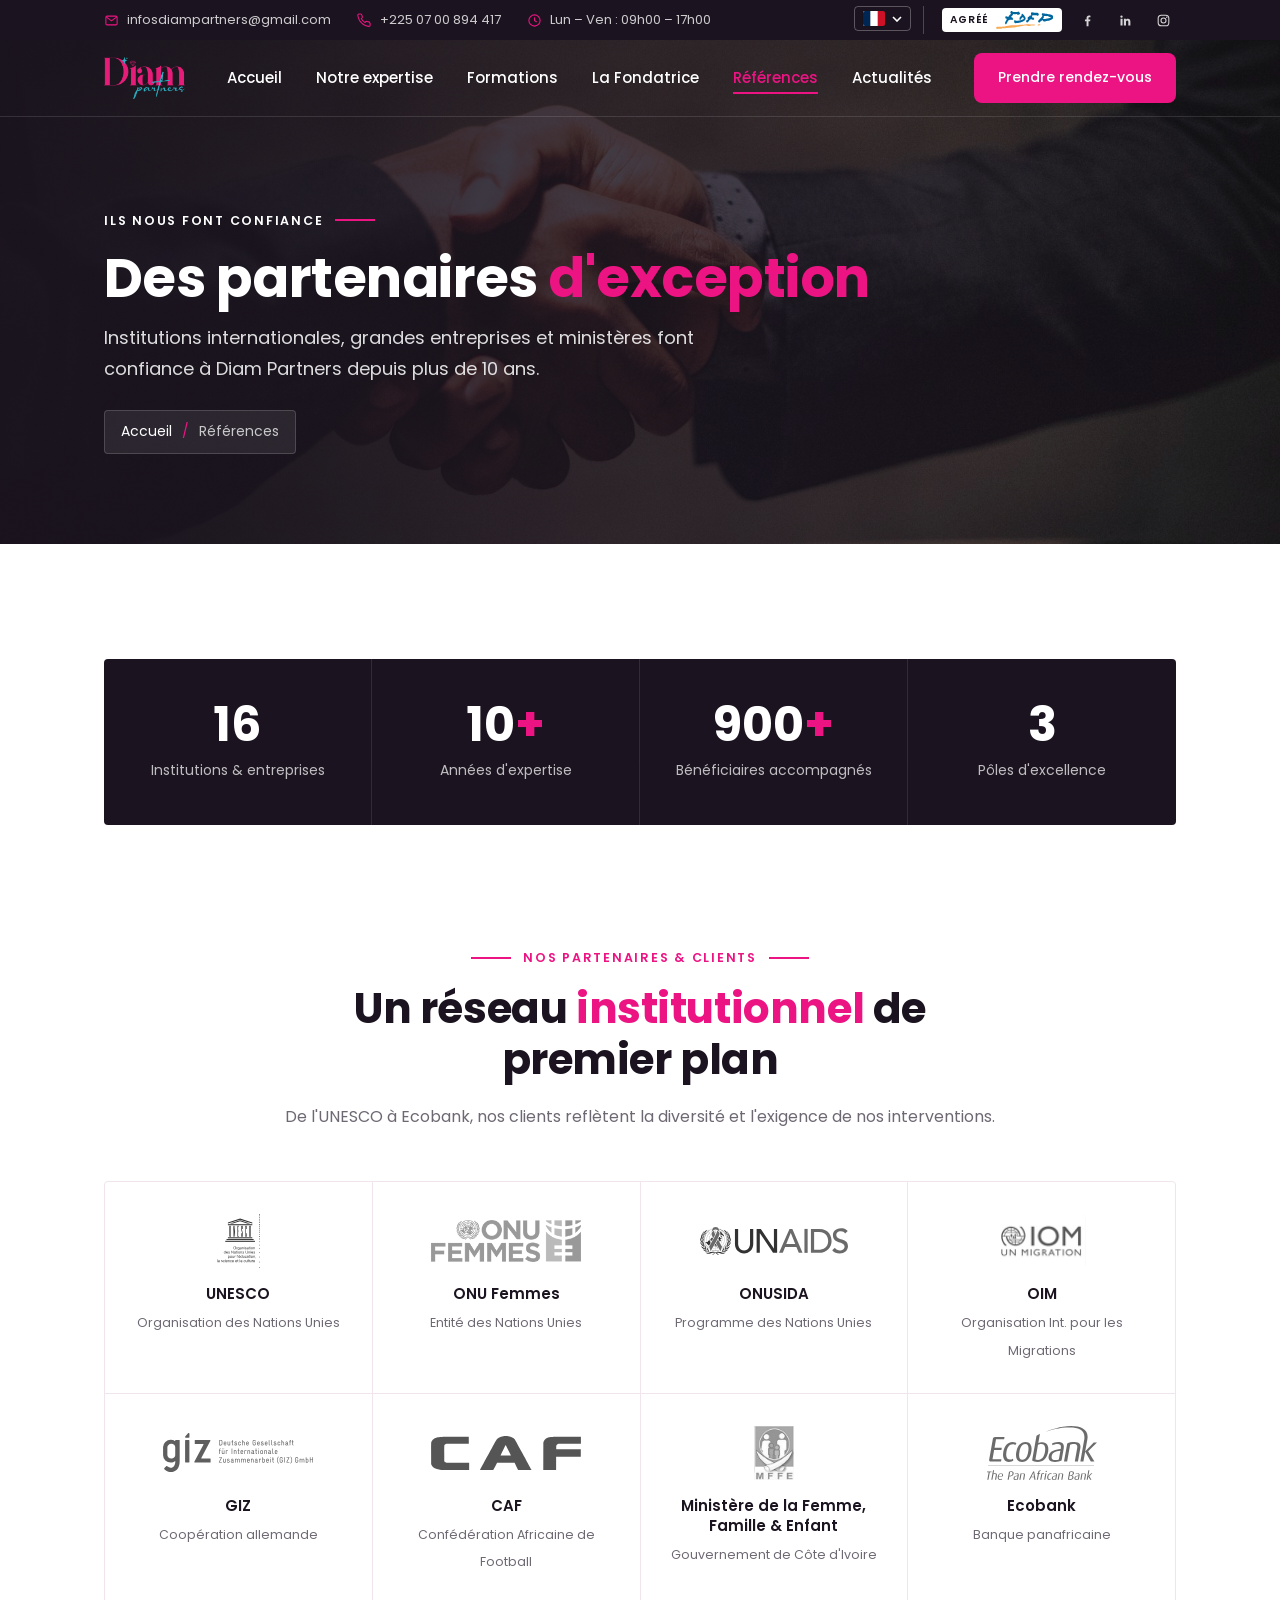
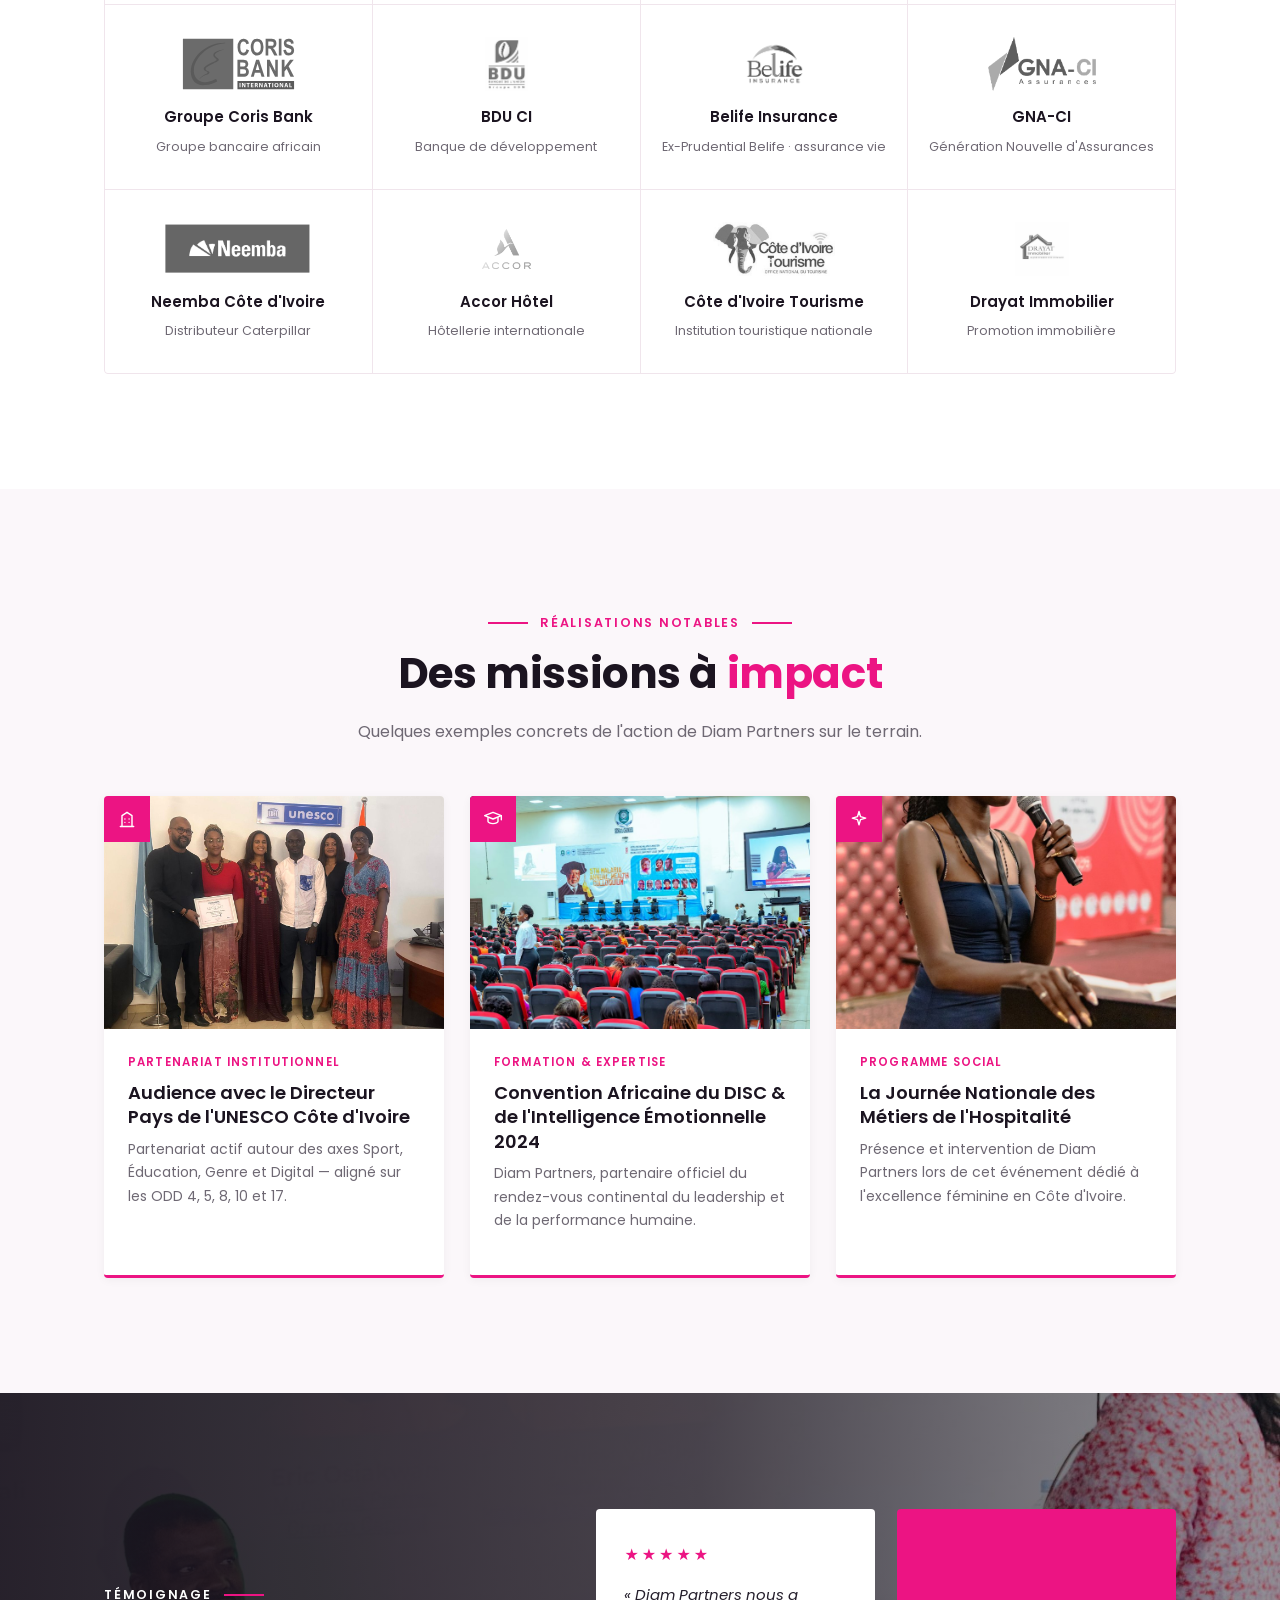
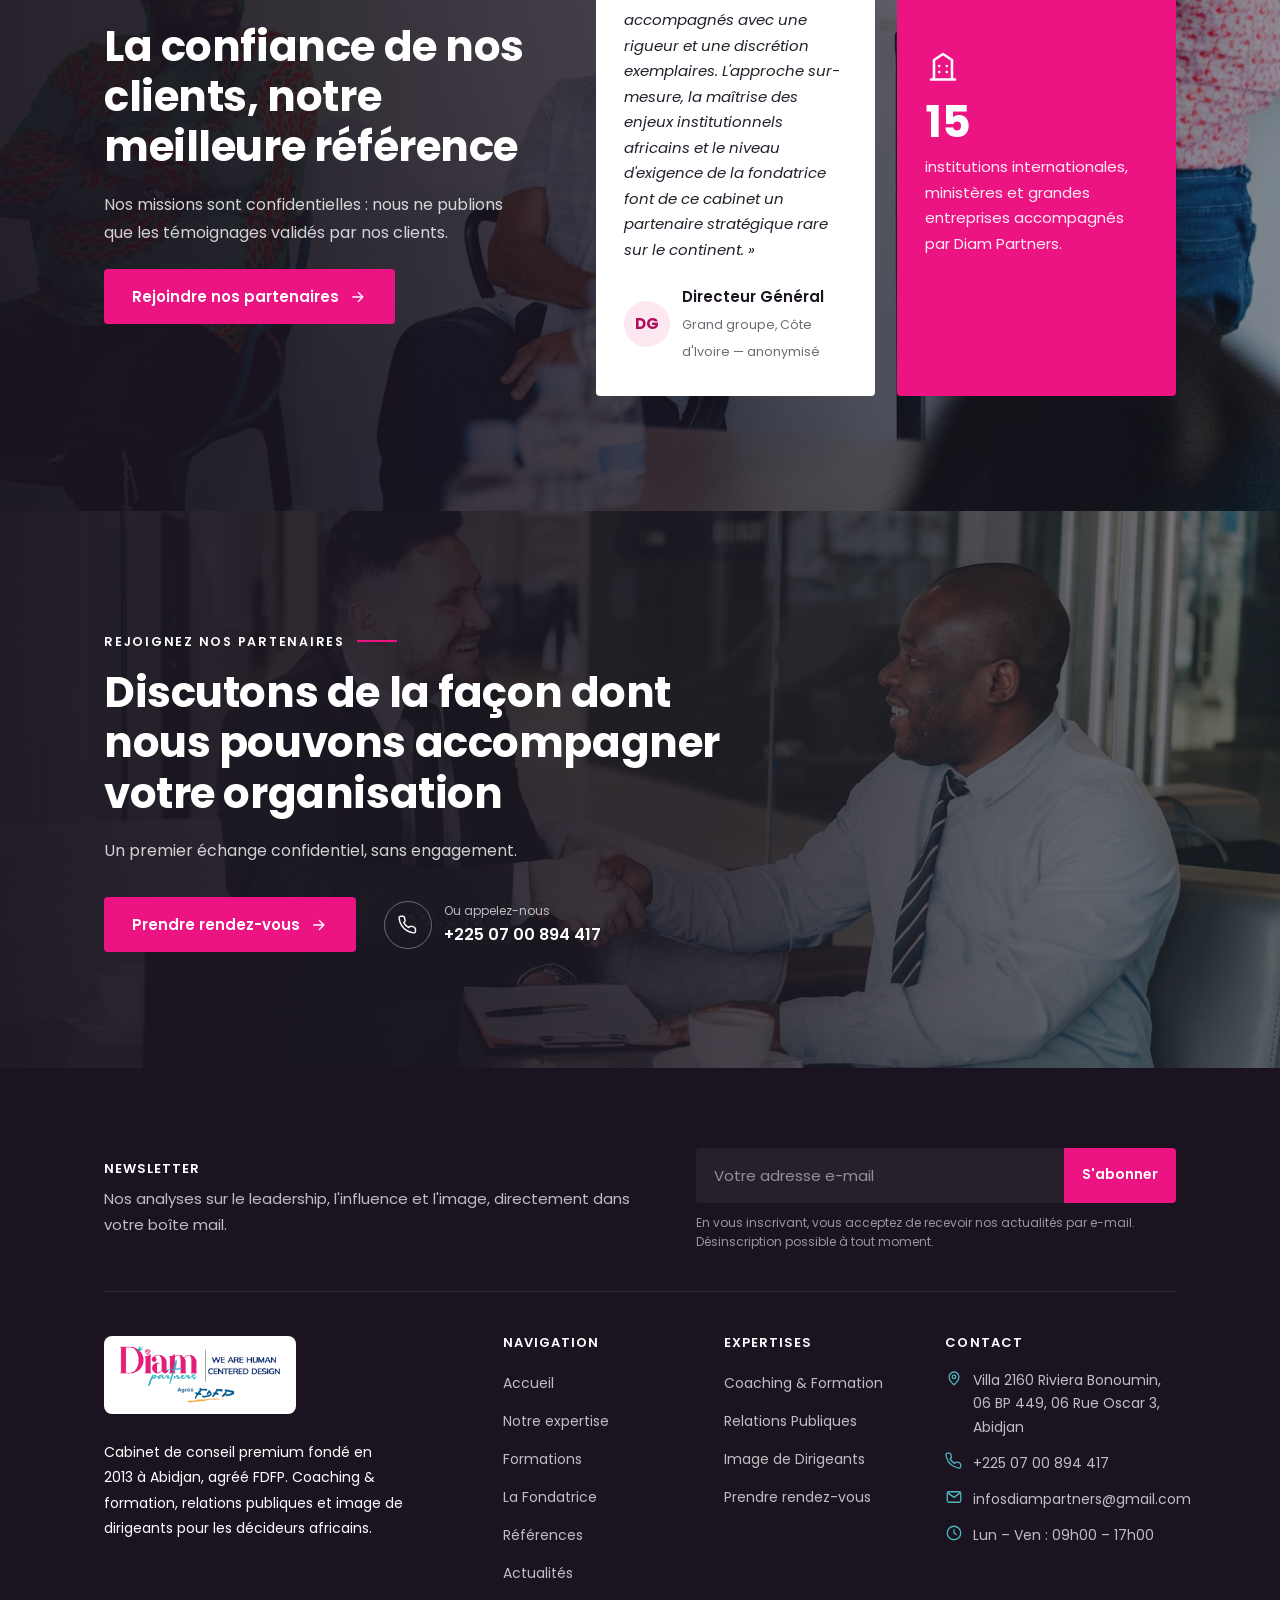
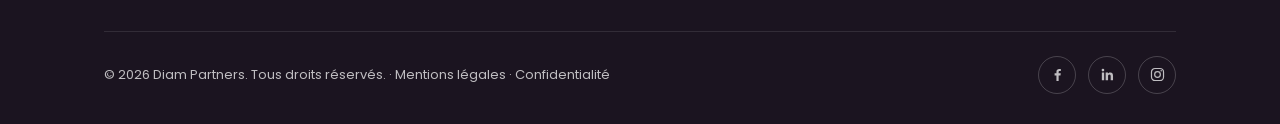
<file: references.html>
<!DOCTYPE html>
<html lang="fr">
<head>
  <meta charset="UTF-8" />
  <meta name="viewport" content="width=device-width, initial-scale=1.0" />
  <title>Références | Diam Partners — Ils nous font confiance</title>
  <meta name="description" content="Institutions internationales, grandes entreprises et ministères font confiance à Diam Partners depuis plus de 10 ans : UNESCO, ONU Femmes, CAF, Ecobank et plus." />
  <link rel="canonical" href="https://www.diampartners.com/references.html" />
  <!--i18n:alt-->
  <link rel="alternate" hreflang="fr" href="https://www.diampartners.com/references.html" />
  <link rel="alternate" hreflang="en" href="https://www.diampartners.com/en/references.html" />
  <link rel="alternate" hreflang="zh-Hans" href="https://www.diampartners.com/zh/references.html" />
  <link rel="alternate" hreflang="ar" href="https://www.diampartners.com/ar/references.html" />
  <link rel="alternate" hreflang="x-default" href="https://www.diampartners.com/references.html" />
  <!--/i18n:alt-->
  <meta property="og:type" content="website" />
  <meta property="og:title" content="Références | Diam Partners" />
  <meta property="og:description" content="Des partenaires d'exception font confiance à Diam Partners." />
  <meta property="og:image" content="https://www.diampartners.com/assets/images/cover-linkedin.jpg" />
  <link rel="icon" href="data:image/svg+xml,%3Csvg xmlns='http://www.w3.org/2000/svg' viewBox='0 0 24 24'%3E%3Cpath d='M5 3h14l3 6-10 12L2 9z' fill='none' stroke='%23EC1483' stroke-width='1.8' stroke-linejoin='round'/%3E%3C/svg%3E" />
  <link rel="preconnect" href="https://fonts.googleapis.com" />
  <link rel="preconnect" href="https://fonts.gstatic.com" crossorigin />
  <link href="https://fonts.googleapis.com/css2?family=Bodoni+Moda:ital,opsz,wght@0,6..96,400..900;1,6..96,400..900&family=Pacifico&family=Poppins:wght@300;400;500;600;700&display=swap" rel="stylesheet" />
  <link rel="stylesheet" href="assets/css/style.css" />
</head>
<body>

<header class="header header--overlay" data-header>
  <div class="c-topbar">
    <div class="c-topbar__inner">
      <div class="c-topbar__left">
        <a href="mailto:infosdiampartners@gmail.com"><svg class="ico" aria-hidden="true"><use href="assets/icons.svg#i-mail"></use></svg> infosdiampartners@gmail.com</a>
        <a href="tel:+2250700894417"><svg class="ico" aria-hidden="true"><use href="assets/icons.svg#i-phone"></use></svg> +225 07 00 894 417</a>
        <span><svg class="ico" aria-hidden="true"><use href="assets/icons.svg#i-clock"></use></svg> Lun – Ven : 09h00 – 17h00</span>
      </div>
      <div class="c-topbar__social"><!--i18n:switch--><div class="c-lang c-lang--top" data-lang><button class="c-lang__btn" type="button" aria-expanded="false" aria-controls="lang-menu-top" aria-label="Langue : Français"><img class="c-lang__flag" src="assets/images/flags/fr.svg" alt="" width="22" height="15" /><svg class="c-lang__caret" viewBox="0 0 10 6" aria-hidden="true"><path d="M1 1l4 4 4-4" fill="none" stroke="currentColor" stroke-width="1.6"/></svg></button><ul class="c-lang__menu" id="lang-menu-top" hidden><li><a href="references.html" hreflang="fr" lang="fr" aria-current="true" aria-label="Français" title="Français"><img class="c-lang__flag" src="assets/images/flags/fr.svg" alt="" width="22" height="15" /></a></li><li><a href="en/references.html" hreflang="en" lang="en" aria-label="English" title="English"><img class="c-lang__flag" src="assets/images/flags/gb.svg" alt="" width="22" height="15" /></a></li><li><a href="zh/references.html" hreflang="zh-Hans" lang="zh-Hans" aria-label="中文" title="中文"><img class="c-lang__flag" src="assets/images/flags/cn.svg" alt="" width="22" height="15" /></a></li><li><a href="ar/references.html" hreflang="ar" lang="ar" aria-label="العربية" title="العربية"><img class="c-lang__flag" src="assets/images/flags/sa.svg" alt="" width="22" height="15" /></a></li></ul></div><!--/i18n:switch--><span class="c-topbar__fdfp" title="Cabinet agréé FDFP"><span>Agréé</span><img src="assets/images/fdfp-mark.svg" alt="FDFP" width="57" height="18" /></span><a class="c-topbar__icon" href="https://www.facebook.com/diampartners26" target="_blank" rel="noopener" aria-label="Facebook de Diam Partners"><svg class="ico" aria-hidden="true"><use href="assets/icons.svg#i-facebook"></use></svg></a><a class="c-topbar__icon" href="https://www.linkedin.com/company/104519195/" target="_blank" rel="noopener" aria-label="LinkedIn de Diam Partners"><svg class="ico" aria-hidden="true"><use href="assets/icons.svg#i-linkedin"></use></svg></a><!-- DÉVELOPPEUR : lien Instagram à renseigner --><a class="c-topbar__icon" href="#" aria-label="Instagram de Diam Partners"><svg class="ico" aria-hidden="true"><use href="assets/icons.svg#i-instagram"></use></svg></a></div>
    </div>
  </div>
  <nav class="nav" aria-label="Navigation principale">
    <a href="index.html" class="nav__logo" aria-label="Diam Partners — accueil"><img src="assets/images/logo.png" alt="Diam Partners" width="140" height="42" /></a>
    <ul class="nav__list" data-nav-list id="menu">
      <li><a class="nav__link" href="index.html">Accueil</a></li>
      <li><a class="nav__link" href="expertise.html">Notre expertise</a></li>
      <li><a class="nav__link" href="formations.html">Formations</a></li>
      <li><a class="nav__link" href="fondatrice.html">La Fondatrice</a></li>
      <li><a class="nav__link" href="references.html" aria-current="page">Références</a></li>
      <li><a class="nav__link" href="actualites.html">Actualités</a></li>
      <li class="c-only-mobile"><a class="nav__phone" href="tel:+2250700894417"><svg class="ico" aria-hidden="true"><use href="assets/icons.svg#i-phone"></use></svg> +225 07 00 894 417</a></li>
      <li><a class="nav__link nav__cta btn btn--primary" href="contact.html">Prendre rendez-vous</a></li>
    </ul>
    <!--i18n:mswitch--><div class="c-lang c-lang--header" data-lang><button class="c-lang__btn" type="button" aria-expanded="false" aria-controls="lang-menu-header" aria-label="Langue : Français"><img class="c-lang__flag" src="assets/images/flags/fr.svg" alt="" width="22" height="15" /><svg class="c-lang__caret" viewBox="0 0 10 6" aria-hidden="true"><path d="M1 1l4 4 4-4" fill="none" stroke="currentColor" stroke-width="1.6"/></svg></button><ul class="c-lang__menu" id="lang-menu-header" hidden><li><a href="references.html" hreflang="fr" lang="fr" aria-current="true" aria-label="Français" title="Français"><img class="c-lang__flag" src="assets/images/flags/fr.svg" alt="" width="22" height="15" /></a></li><li><a href="en/references.html" hreflang="en" lang="en" aria-label="English" title="English"><img class="c-lang__flag" src="assets/images/flags/gb.svg" alt="" width="22" height="15" /></a></li><li><a href="zh/references.html" hreflang="zh-Hans" lang="zh-Hans" aria-label="中文" title="中文"><img class="c-lang__flag" src="assets/images/flags/cn.svg" alt="" width="22" height="15" /></a></li><li><a href="ar/references.html" hreflang="ar" lang="ar" aria-label="العربية" title="العربية"><img class="c-lang__flag" src="assets/images/flags/sa.svg" alt="" width="22" height="15" /></a></li></ul></div><!--/i18n:mswitch-->
    <button class="nav__burger" data-burger aria-label="Ouvrir le menu" aria-expanded="false" aria-controls="menu"><span></span><span></span><span></span></button>
  </nav>
</header>

<main>

<section class="c-page-hero">
  <img class="bg" src="assets/images/stock/cta-bg.jpg" alt="" fetchpriority="high" />
  <div class="c-page-hero__inner" data-reveal>
    <span class="c-eyebrow">Ils nous font confiance</span>
    <h1>Des partenaires <span>d'exception</span></h1>
    <p>Institutions internationales, grandes entreprises et ministères font confiance à Diam Partners depuis plus de 10 ans.</p>
    <nav class="c-crumbs" aria-label="Fil d'Ariane"><a href="index.html">Accueil</a><span class="sep">/</span><span aria-current="page">Références</span></nav>
  </div>
</section>

<!-- CHIFFRES -->
<section style="padding-top:var(--section-y);">
  <div class="container">
    <div class="c-stats" data-reveal>
      <div class="c-stat"><b><span data-count="16">16</span></b><span>Institutions &amp; entreprises</span></div>
      <div class="c-stat"><b><span data-count="10">10</span><em>+</em></b><span>Années d'expertise</span></div>
      <div class="c-stat"><b><span data-count="900">900</span><em>+</em></b><span>Bénéficiaires accompagnés</span></div>
      <div class="c-stat"><b><span data-count="3">3</span></b><span>Pôles d'excellence</span></div>
    </div>
  </div>
</section>

<!-- PARTENAIRES -->
<section class="section">
  <div class="container">
    <div class="c-head c-head--center" data-reveal>
      <span class="c-eyebrow c-eyebrow--center">Nos partenaires &amp; clients</span>
      <h2 class="c-title">Un réseau <span>institutionnel</span> de premier plan</h2>
      <p class="c-text">De l'UNESCO à Ecobank, nos clients reflètent la diversité et l'exigence de nos interventions.</p>
    </div>
    <!-- Logos : fichiers officiels (Wikimedia Commons et sites des partenaires) — marques de leurs propriétaires. -->
    <!-- ATTENTION : l'usage des logos des agences des Nations Unies (UNESCO, ONUSIDA, OIM) requiert en principe leur autorisation préalable. -->
    <div class="c-partners" data-reveal>
      <div class="c-partner"><span class="c-partner__logo"><img src="assets/images/refs/unesco.svg" alt="Logo UNESCO" loading="lazy" /></span><b>UNESCO</b><small>Organisation des Nations Unies</small></div>
      <div class="c-partner"><span class="c-partner__logo"><img src="assets/images/refs/onu-femmes.png" alt="Logo ONU Femmes" loading="lazy" /></span><b>ONU Femmes</b><small>Entité des Nations Unies</small></div>
      <div class="c-partner"><span class="c-partner__logo"><img src="assets/images/refs/onusida.svg" alt="Logo ONUSIDA" loading="lazy" /></span><b>ONUSIDA</b><small>Programme des Nations Unies</small></div>
      <div class="c-partner"><span class="c-partner__logo"><img src="assets/images/refs/oim.jpg" alt="Logo OIM" loading="lazy" /></span><b>OIM</b><small>Organisation Int. pour les Migrations</small></div>
      <div class="c-partner"><span class="c-partner__logo"><img src="assets/images/refs/giz.svg" alt="Logo GIZ" loading="lazy" /></span><b>GIZ</b><small>Coopération allemande</small></div>
      <div class="c-partner"><span class="c-partner__logo"><img src="assets/images/refs/caf.svg" alt="Logo CAF" loading="lazy" /></span><b>CAF</b><small>Confédération Africaine de Football</small></div>
      <div class="c-partner"><span class="c-partner__logo"><img src="assets/images/refs/ministere-femme.jpg" alt="Logo Ministère de la Femme, de la Famille et de l'Enfant" loading="lazy" /></span><b>Ministère de la Femme, Famille &amp; Enfant</b><small>Gouvernement de Côte d'Ivoire</small></div>
      <div class="c-partner"><span class="c-partner__logo"><img src="assets/images/refs/ecobank.svg" alt="Logo Ecobank" loading="lazy" /></span><b>Ecobank</b><small>Banque panafricaine</small></div>
      <div class="c-partner"><span class="c-partner__logo"><img src="assets/images/refs/coris-bank.svg" alt="Logo Coris Bank International" loading="lazy" /></span><b>Groupe Coris Bank</b><small>Groupe bancaire africain</small></div>
      <div class="c-partner"><span class="c-partner__logo"><img src="assets/images/refs/bdu-ci.png" alt="Logo BDU-CI" loading="lazy" /></span><b>BDU CI</b><small>Banque de développement</small></div>
      <div class="c-partner"><span class="c-partner__logo"><img src="assets/images/refs/belife.png" alt="Logo Belife Insurance" loading="lazy" /></span><b>Belife Insurance</b><small>Ex-Prudential Belife · assurance vie</small></div>
      <div class="c-partner"><span class="c-partner__logo"><img src="assets/images/refs/gna-ci.png" alt="Logo GNA-CI" loading="lazy" /></span><b>GNA-CI</b><small>Génération Nouvelle d'Assurances</small></div>
      <div class="c-partner"><span class="c-partner__logo"><img src="assets/images/refs/neemba.png" alt="Logo Neemba" loading="lazy" /></span><b>Neemba Côte d'Ivoire</b><small>Distributeur Caterpillar</small></div>
      <div class="c-partner"><span class="c-partner__logo"><img class="tall" src="assets/images/refs/accor.png" alt="Logo Accor" loading="lazy" /></span><b>Accor Hôtel</b><small>Hôtellerie internationale</small></div>
      <div class="c-partner"><span class="c-partner__logo"><img src="assets/images/refs/cote-divoire-tourisme.jpg" alt="Logo Côte d'Ivoire Tourisme" loading="lazy" /></span><b>Côte d'Ivoire Tourisme</b><small>Institution touristique nationale</small></div>
      <div class="c-partner"><span class="c-partner__logo"><img src="assets/images/refs/drayat.jpg" alt="Logo Drayat Immobilier" loading="lazy" /></span><b>Drayat Immobilier</b><small>Promotion immobilière</small></div>
    </div>
  </div>
</section>

<!-- RÉALISATIONS -->
<section class="section section--soft">
  <div class="container">
    <div class="c-head c-head--center" data-reveal>
      <span class="c-eyebrow c-eyebrow--center">Réalisations notables</span>
      <h2 class="c-title">Des missions à <span>impact</span></h2>
      <p class="c-text">Quelques exemples concrets de l'action de Diam Partners sur le terrain.</p>
    </div>
    <div class="c-cases__grid">
      <article class="c-case" data-reveal>
        <div class="c-case__img"><img src="assets/images/unesco-cote-divoire.jpg" alt="Remise d'un certificat de remerciement « Les Ateliers Élites au Féminin » dans les locaux de l'UNESCO Côte d'Ivoire" loading="lazy" style="object-position: center top" /><span class="c-case__tag"><svg class="ico" aria-hidden="true"><use href="assets/icons.svg#i-building"></use></svg></span></div>
        <div class="c-case__body"><span class="c-case__cat">Partenariat institutionnel</span><h3>Audience avec le Directeur Pays de l'UNESCO Côte d'Ivoire</h3><p>Partenariat actif autour des axes Sport, Éducation, Genre et Digital — aligné sur les ODD 4, 5, 8, 10 et 17.</p></div>
      </article>
      <article class="c-case" data-reveal data-delay="1">
        <div class="c-case__img"><img src="assets/images/stock/case-3.jpg" alt="Auditorium d'une convention professionnelle" loading="lazy" /><span class="c-case__tag"><svg class="ico" aria-hidden="true"><use href="assets/icons.svg#i-cap"></use></svg></span></div>
        <div class="c-case__body"><span class="c-case__cat">Formation &amp; expertise</span><h3>Convention Africaine du DISC &amp; de l'Intelligence Émotionnelle 2024</h3><p>Diam Partners, partenaire officiel du rendez-vous continental du leadership et de la performance humaine.</p></div>
      </article>
      <article class="c-case" data-reveal data-delay="2">
        <div class="c-case__img"><img src="assets/images/stock/case-5.jpg" alt="Prise de parole lors d'un événement dédié aux femmes" loading="lazy" /><span class="c-case__tag"><svg class="ico" aria-hidden="true"><use href="assets/icons.svg#i-spark"></use></svg></span></div>
        <div class="c-case__body"><span class="c-case__cat">Programme social</span><h3>La Journée Nationale des Métiers de l'Hospitalité</h3><p>Présence et intervention de Diam Partners lors de cet événement dédié à l'excellence féminine en Côte d'Ivoire.</p></div>
      </article>
    </div>
  </div>
</section>

<!-- TÉMOIGNAGE -->
<section class="c-photo-band">
  <img class="bg" src="assets/images/stock/temoignages-bg.jpg" alt="" loading="lazy" />
  <div class="c-photo-band__inner c-testi__inner">
    <div data-reveal>
      <span class="c-eyebrow">Témoignage</span>
      <h2 class="c-title">La confiance de nos clients, notre meilleure référence</h2>
      <p class="c-text">Nos missions sont confidentielles : nous ne publions que les témoignages validés par nos clients.</p>
      <a href="contact.html" class="c-btn">Rejoindre nos partenaires <svg class="ico" aria-hidden="true"><use href="assets/icons.svg#i-arrow"></use></svg></a>
    </div>
    <div class="c-testi__cards">
      <!-- Témoignage réel, anonymisé à la demande du client. Aucun faux témoignage n'est fabriqué. -->
      <div class="c-tcard" data-reveal data-delay="1">
        <div class="c-tcard__stars" aria-label="5 étoiles sur 5">★★★★★</div>
        <p>« Diam Partners nous a accompagnés avec une rigueur et une discrétion exemplaires. L'approche sur-mesure, la maîtrise des enjeux institutionnels africains et le niveau d'exigence de la fondatrice font de ce cabinet un partenaire stratégique rare sur le continent. »</p>
        <div class="c-tcard__author"><span class="c-tcard__avatar">DG</span><div><b>Directeur Général</b><small>Grand groupe, Côte d'Ivoire — anonymisé</small></div></div>
      </div>
      <div class="c-tcard c-tcard--proof" data-reveal data-delay="2">
        <svg class="ico" aria-hidden="true"><use href="assets/icons.svg#i-building"></use></svg>
        <b><span data-count="16">16</span></b>
        <p>institutions internationales, ministères et grandes entreprises accompagnés par Diam Partners.</p>
      </div>
    </div>
  </div>
</section>

<section class="c-photo-band c-cta">
  <img class="bg" src="assets/images/stock/hero.jpg" alt="" loading="lazy" />
  <div class="c-photo-band__inner" data-reveal>
    <span class="c-eyebrow">Rejoignez nos partenaires</span>
    <h2 class="c-title">Discutons de la façon dont nous pouvons accompagner votre organisation</h2>
    <p class="c-text">Un premier échange confidentiel, sans engagement.</p>
    <div class="c-cta__actions">
      <a href="contact.html" class="c-btn">Prendre rendez-vous <svg class="ico" aria-hidden="true"><use href="assets/icons.svg#i-arrow"></use></svg></a>
      <a href="tel:+2250700894417" class="c-call"><span class="c-call__ic"><svg class="ico" aria-hidden="true"><use href="assets/icons.svg#i-phone"></use></svg></span><span><small>Ou appelez-nous</small><b>+225 07 00 894 417</b></span></a>
    </div>
  </div>
</section>

</main>

<footer class="footer">
  <div class="container">
    <div class="footer__news">
      <div class="footer__news-text">
        <h4>Newsletter</h4>
        <p>Nos analyses sur le leadership, l'influence et l'image, directement dans votre boîte mail.</p>
      </div>
      <form class="footer__news-form" data-newsletter action="https://formsubmit.co/contact@diampartners.com" method="POST" aria-label="Inscription à la newsletter">
        <input type="hidden" name="_subject" value="Nouvelle inscription à la newsletter — site Diam Partners" /><input type="hidden" name="_template" value="table" /><input type="hidden" name="_captcha" value="false" /><input type="text" name="_honey" class="hp" tabindex="-1" autocomplete="off" aria-hidden="true" />
        <div class="c-news__row">
          <input type="email" name="email" placeholder="Votre adresse e-mail" required aria-label="Votre adresse e-mail" autocomplete="email" />
          <button type="submit" class="c-btn">S'abonner</button>
        </div>
        <p class="c-news__legal">En vous inscrivant, vous acceptez de recevoir nos actualités par e-mail. Désinscription possible à tout moment.</p>
        <p class="c-news__note" data-newsletter-note hidden></p>
      </form>
    </div>
    <div class="footer__grid">
      <div class="footer__brand">
        <span class="footer__logo-plate"><img src="assets/images/logo-footer.png" alt="Diam Partners — We are Human Centered Design — Cabinet agréé FDFP" width="251" height="91" /></span>
        <p>Cabinet de conseil premium fondé en 2013 à Abidjan, agréé FDFP. Coaching &amp; formation, relations publiques et image de dirigeants pour les décideurs africains.</p>
      </div>
      <div class="footer__col"><h4>Navigation</h4><ul>
        <li><a href="index.html">Accueil</a></li>
        <li><a href="expertise.html">Notre expertise</a></li>
        <li><a href="formations.html">Formations</a></li>
        <li><a href="fondatrice.html">La Fondatrice</a></li>
        <li><a href="references.html">Références</a></li>
        <li><a href="actualites.html">Actualités</a></li>
      </ul></div>
      <div class="footer__col"><h4>Expertises</h4><ul>
        <li><a href="expertise.html#coaching">Coaching &amp; Formation</a></li>
        <li><a href="expertise.html#rp">Relations Publiques</a></li>
        <li><a href="expertise.html#image">Image de Dirigeants</a></li>
        <li><a href="contact.html">Prendre rendez-vous</a></li>
      </ul></div>
      <div class="footer__col"><h4>Contact</h4>
        <div class="footer__contact"><span class="ic"><svg class="ico ico--sm" aria-hidden="true"><use href="assets/icons.svg#i-pin"></use></svg></span><span>Villa 2160 Riviera Bonoumin, 06 BP 449, 06 Rue Oscar 3, Abidjan</span></div>
        <div class="footer__contact"><span class="ic"><svg class="ico ico--sm" aria-hidden="true"><use href="assets/icons.svg#i-phone"></use></svg></span><a href="tel:+2250700894417">+225 07 00 894 417</a></div>
        <div class="footer__contact"><span class="ic"><svg class="ico ico--sm" aria-hidden="true"><use href="assets/icons.svg#i-mail"></use></svg></span><a href="mailto:infosdiampartners@gmail.com">infosdiampartners@gmail.com</a></div>
        <div class="footer__contact"><span class="ic"><svg class="ico ico--sm" aria-hidden="true"><use href="assets/icons.svg#i-clock"></use></svg></span><span>Lun – Ven : 09h00 – 17h00</span></div>
      </div>
    </div>
    <div class="footer__bottom">
      <p>© <span data-year>2026</span> Diam Partners. Tous droits réservés. · <a href="mentions-legales.html">Mentions légales</a> · <a href="confidentialite.html">Confidentialité</a></p>
      <div class="footer__socials"><a href="https://www.facebook.com/diampartners26" target="_blank" rel="noopener" aria-label="Facebook de Diam Partners"><svg class="ico" aria-hidden="true"><use href="assets/icons.svg#i-facebook"></use></svg></a><a href="https://www.linkedin.com/company/104519195/" target="_blank" rel="noopener" aria-label="LinkedIn de Diam Partners"><svg class="ico" aria-hidden="true"><use href="assets/icons.svg#i-linkedin"></use></svg></a><!-- DÉVELOPPEUR : lien Instagram à renseigner --><a href="#" aria-label="Instagram de Diam Partners"><svg class="ico" aria-hidden="true"><use href="assets/icons.svg#i-instagram"></use></svg></a></div>
    </div>
  </div>
</footer>

<script src="assets/js/main.js" defer></script>
</body>
</html>
</file>
<file: assets/css/style.css>
/* ==========================================================================
   DIAM PARTNERS — DESIGN SYSTEM
   Conforme à la Charte Graphique 2026 (EK Web Digital)
   Rose Diamant #EC1483 · Turquoise Lagon #4CB9C3 · Noir Nuit #1B1420
   Bodoni Moda (display) · Pacifico (accent) · Poppins (texte/UI)
   Répartition : 60% neutres · 30% rose · 10% turquoise
   ========================================================================== */

/* ---------- 1. RESET ---------- */
*, *::before, *::after { box-sizing: border-box; margin: 0; padding: 0; }
html { scroll-behavior: smooth; -webkit-text-size-adjust: 100%; }
img, svg { display: block; max-width: 100%; }
a { color: inherit; }
button { font: inherit; cursor: pointer; }
:focus-visible { outline: 3px solid var(--turquoise); outline-offset: 3px; border-radius: 3px; }

/* ---------- 2. TOKENS ---------- */
:root {
  /* Couleurs primaires */
  --rose:        #EC1483;
  --rose-600:    #D1116F;
  --rose-700:    #B00E5E;
  --turquoise:   #4CB9C3;
  --turquoise-600:#379AA4;
  --turquoise-ink:#1C6B73;   /* liens/texte turquoise accessibles */

  /* Neutres & teintes de soutien */
  --noir:   #1B1420;
  --white:  #FFFFFF;
  --blush:  #FDE7F0;
  --brume:  #DEF3F4;

  /* Dérivés texte / surfaces */
  --ink:      #241E2B;   /* corps de texte */
  --muted:    #6E6873;   /* texte secondaire */
  --muted-on-dark: rgba(255,255,255,.72);
  --line:     #F0E5EC;   /* bordures claires */
  --bg:       #FFFFFF;
  --bg-soft:  #FBF7FA;   /* section alternée très claire */

  /* Typo */
  --f-display: "Bodoni Moda", Georgia, "Times New Roman", serif;
  --f-accent:  "Pacifico", "Segoe Script", cursive;
  --f-body:    "Poppins", system-ui, -apple-system, "Segoe UI", Roboto, sans-serif;

  /* Rayons */
  --r-sm: 8px;
  --r:    14px;
  --r-lg: 22px;
  --r-pill: 999px;

  /* Ombres (discrètes — charte : pas d'ombres fortes) */
  --shadow-sm: 0 2px 10px rgba(27,20,32,.05);
  --shadow:    0 12px 34px rgba(27,20,32,.08);
  --shadow-rose: 0 16px 40px rgba(236,20,131,.14);

  /* Layout */
  --container: 1200px;
  --gutter: clamp(20px, 5vw, 64px);
  --section-y: clamp(64px, 9vw, 118px);
  --nav-h: 76px;
}

/* ---------- 3. BASE ---------- */
body {
  font-family: var(--f-body);
  color: var(--ink);
  background: var(--bg);
  line-height: 1.7;
  font-size: 16px;
  -webkit-font-smoothing: antialiased;
  overflow-x: hidden;
}
h1, h2, h3, h4 { color: var(--noir); line-height: 1.12; font-weight: 700; }
p { color: var(--ink); }
strong { font-weight: 600; }

/* ---------- 4. LAYOUT UTILITIES ---------- */
.container { width: 100%; max-width: var(--container); margin: 0 auto; padding-inline: var(--gutter); }
.section { padding-block: var(--section-y); }
.section--soft { background: var(--bg-soft); }
.section--blush { background: linear-gradient(180deg, var(--blush) 0%, #fff 100%); }
.section--noir { background: var(--noir); }
.section--noir h2, .section--noir h3, .section--noir h4 { color: #fff; }
.section--noir p { color: var(--muted-on-dark); }

.stack-center { text-align: center; }
.mx-auto { margin-inline: auto; }

/* ---------- 5. TYPO SYSTEM ---------- */
.eyebrow {
  display: inline-flex; align-items: center; gap: 10px;
  font-family: var(--f-body); font-weight: 600; font-size: 12px;
  letter-spacing: .16em; text-transform: uppercase; color: var(--rose);
  margin-bottom: 16px;
}
.eyebrow::before { content: ""; width: 22px; height: 2px; background: var(--turquoise); border-radius: 2px; }
.stack-center .eyebrow { justify-content: center; }

.title {
  font-family: var(--f-display); font-weight: 700;
  font-size: clamp(29px, 4vw, 46px); line-height: 1.1;
  color: var(--noir); letter-spacing: -.01em;
}
.title em { font-style: italic; color: var(--rose); }
.title--xl { font-size: clamp(38px, 6vw, 74px); font-weight: 900; }

.lead { font-size: clamp(16px, 1.6vw, 19px); color: var(--muted); max-width: 60ch; }
.section-head { max-width: 620px; margin-bottom: clamp(40px, 5vw, 60px); }
.stack-center .section-head { margin-inline: auto; }

/* Accent manuscrit Pacifico — à utiliser avec parcimonie */
.script { font-family: var(--f-accent); color: var(--turquoise); font-weight: 400; }

/* ---------- 6. ÉLÉMENTS GRAPHIQUES (charte : diamant · étincelle · trait) ---------- */
.trait { width: 54px; height: 3px; background: var(--turquoise); border-radius: 3px; }
.diamond-bullet { list-style: none; display: flex; flex-direction: column; gap: 14px; }
.diamond-bullet li { position: relative; padding-left: 30px; color: var(--muted); }
.diamond-bullet li::before {
  content: ""; position: absolute; left: 0; top: .55em;
  width: 11px; height: 11px; background: var(--rose);
  transform: rotate(45deg); border-radius: 2px;
}

/* ---------- 7. BOUTONS ---------- */
.btn {
  display: inline-flex; align-items: center; gap: 10px;
  font-family: var(--f-body); font-weight: 600; font-size: 15px;
  padding: 15px 30px; border-radius: var(--r-sm);
  text-decoration: none; border: 2px solid transparent;
  transition: transform .2s ease, background .2s ease, border-color .2s ease, color .2s ease, box-shadow .2s ease;
  will-change: transform;
}
.btn__arrow { transition: transform .2s ease; }
.btn:hover .btn__arrow { transform: translateX(4px); }
.btn--primary { background: var(--rose); color: #fff; }
.btn--primary:hover { background: var(--rose-600); transform: translateY(-2px); box-shadow: var(--shadow-rose); }
.btn--ghost { background: transparent; color: var(--noir); border-color: var(--noir); }
.btn--ghost:hover { border-color: var(--turquoise); color: var(--turquoise-ink); transform: translateY(-2px); }
.btn--white { background: #fff; color: var(--rose); }
.btn--white:hover { transform: translateY(-2px); box-shadow: 0 14px 34px rgba(0,0,0,.22); }
.btn--on-dark { border-color: rgba(255,255,255,.4); color: #fff; }
.btn--on-dark:hover { border-color: #fff; background: rgba(255,255,255,.08); transform: translateY(-2px); }

/* Lien fléché */
.arrow-link {
  display: inline-flex; align-items: center; gap: 8px;
  font-weight: 600; font-size: 14px; color: var(--rose);
  text-decoration: none; letter-spacing: .01em;
}
.arrow-link span { transition: transform .2s ease; }
.arrow-link:hover span { transform: translateX(4px); }

/* ---------- 8. HEADER / NAV ---------- */
.header {
  position: fixed; inset: 0 0 auto 0; z-index: 100;
  background: rgba(255,255,255,.92);
  backdrop-filter: saturate(1.4) blur(8px);
  border-bottom: 1px solid var(--line);
  transition: box-shadow .25s ease;
}
.header--scrolled { box-shadow: 0 4px 24px rgba(27,20,32,.07); }
.nav {
  height: var(--nav-h); max-width: var(--container); margin: 0 auto;
  padding-inline: var(--gutter);
  display: flex; align-items: center; justify-content: space-between;
}
.nav__logo { display: inline-flex; align-items: center; }
.nav__logo img { height: 42px; width: auto; }
.nav__list { display: flex; align-items: center; gap: 34px; list-style: none; }
.nav__link {
  font-weight: 500; font-size: 15px; color: var(--noir);
  text-decoration: none; position: relative; padding: 6px 0;
  transition: color .2s ease;
}
.nav__link::after {
  content: ""; position: absolute; left: 0; bottom: 0; height: 2px; width: 0;
  background: var(--rose); transition: width .25s ease;
}
.nav__link:hover, .nav__link[aria-current="page"] { color: var(--rose); }
.nav__link:hover::after, .nav__link[aria-current="page"]::after { width: 100%; }
.nav__cta { margin-left: 8px; }
.nav__cta.btn { padding: 11px 22px; font-size: 14px; }

.nav__burger {
  display: none; flex-direction: column; gap: 5px;
  background: none; border: 0; padding: 8px;
}
.nav__burger span { display: block; width: 26px; height: 2px; background: var(--noir); border-radius: 2px; transition: transform .3s ease, opacity .2s ease; }

/* Menu mobile */
.nav__list.is-open { display: flex; }
body.nav-open { overflow: hidden; }

/* ---------- 9. HERO (accueil) ---------- */
.hero {
  position: relative; overflow: hidden;
  padding-top: calc(var(--nav-h) + clamp(40px, 7vw, 96px));
  padding-bottom: clamp(56px, 8vw, 110px);
  background:
    radial-gradient(1100px 620px at 88% -8%, var(--brume) 0%, transparent 60%),
    radial-gradient(900px 560px at -6% 10%, var(--blush) 0%, transparent 58%),
    #fff;
}
.hero__grid {
  display: grid; grid-template-columns: 1.05fr .95fr; gap: clamp(32px, 5vw, 72px);
  align-items: center;
}
.hero__eyebrow {
  display: inline-flex; align-items: center; gap: 10px;
  background: #fff; border: 1px solid var(--line);
  border-radius: var(--r-pill); padding: 7px 16px 7px 12px;
  font-weight: 600; font-size: 12px; letter-spacing: .08em; text-transform: uppercase;
  color: var(--noir); box-shadow: var(--shadow-sm); margin-bottom: 24px;
}
.hero__eyebrow .dot { width: 8px; height: 8px; background: var(--rose); border-radius: 50%; transform: rotate(45deg); border-radius: 2px; }
.hero h1 { font-family: var(--f-display); font-weight: 900; font-style: italic; font-size: clamp(38px, 5.6vw, 68px); letter-spacing: -.015em; margin-bottom: 6px; }
.hero h1 .plain { font-style: normal; font-weight: 700; color: var(--noir); display: block; font-size: .62em; letter-spacing: 0; margin-bottom: 2px; }
.hero h1 .rose { color: var(--rose); font-style: italic; }
.hero__script { font-family: var(--f-accent); color: var(--turquoise); font-size: clamp(20px, 2.4vw, 28px); margin: 10px 0 20px; }
.hero__sub { font-size: clamp(16px, 1.5vw, 18px); color: var(--muted); max-width: 46ch; margin-bottom: 26px; }
.hero__tags { display: flex; flex-wrap: wrap; gap: 10px; margin-bottom: 34px; }
.hero__tag {
  font-weight: 500; font-size: 13px; color: var(--turquoise-ink);
  border: 1.5px solid rgba(76,185,195,.5); border-radius: var(--r-pill); padding: 6px 15px;
}
.hero__btns { display: flex; flex-wrap: wrap; gap: 14px; }

/* Panneau visuel de marque (à la place d'une photo tierce) */
.hero__visual { position: relative; min-height: 380px; display: grid; place-items: center; }
.hero__diamond-wrap { position: relative; width: min(100%, 440px); aspect-ratio: 1; display: grid; place-items: center; }
.hero__card {
  position: absolute; background: #fff; border: 1px solid var(--line);
  border-radius: var(--r); box-shadow: var(--shadow); padding: 16px 18px;
  display: flex; align-items: center; gap: 12px; max-width: 230px;
}
.hero__card .ic { width: 40px; height: 40px; flex-shrink: 0; border-radius: 10px; display: grid; place-items: center; font-size: 20px; }
.hero__card .ic--rose { background: var(--blush); }
.hero__card .ic--tur { background: var(--brume); }
.hero__card b { display: block; font-family: var(--f-body); font-size: 14px; color: var(--noir); font-weight: 600; line-height: 1.3; }
.hero__card small { color: var(--muted); font-size: 12px; }
.hero__card--tl { bottom: 26%; left: -5%; }
.hero__card--br { bottom: 5%; right: -5%; }
.hero__card--stat { bottom: 40%; right: -8%; flex-direction: column; align-items: flex-start; gap: 2px; }
.hero__card--stat .num { font-family: var(--f-display); font-weight: 900; font-style: italic; font-size: 30px; color: var(--rose); }

/* ---------- 10. STATS RIBBON ---------- */
.stats { background: var(--noir); }
.stats__grid { display: grid; grid-template-columns: repeat(4, 1fr); gap: 24px; padding-block: clamp(40px, 5vw, 56px); }
.stat { text-align: center; position: relative; }
.stat:not(:last-child)::after { content: ""; position: absolute; right: -12px; top: 12%; height: 76%; width: 1px; background: rgba(255,255,255,.12); }
.stat__num { font-family: var(--f-display); font-weight: 900; font-style: italic; font-size: clamp(34px, 4vw, 48px); color: var(--rose); display: block; line-height: 1; }
.stat__label { font-size: 13px; color: var(--muted-on-dark); margin-top: 8px; display: block; line-height: 1.4; }

/* ---------- 11. CARTES GÉNÉRIQUES ---------- */
.card {
  background: #fff; border: 1px solid var(--line); border-radius: var(--r);
  padding: 34px 30px; transition: transform .3s ease, box-shadow .3s ease, border-color .3s ease;
  height: 100%;
}
.card:hover { transform: translateY(-5px); box-shadow: var(--shadow); border-color: transparent; }
.card__icon { width: 56px; height: 56px; border-radius: 14px; display: grid; place-items: center; font-size: 26px; margin-bottom: 20px; background: var(--blush); }
.card__icon--tur { background: var(--brume); }
.card h3 { font-family: var(--f-body); font-weight: 600; font-size: 20px; color: var(--noir); margin-bottom: 10px; }
.card p { font-size: 15px; color: var(--muted); margin-bottom: 20px; }

.grid-3 { display: grid; grid-template-columns: repeat(3, 1fr); gap: 26px; }
.grid-4 { display: grid; grid-template-columns: repeat(4, 1fr); gap: 22px; }
.grid-2 { display: grid; grid-template-columns: repeat(2, 1fr); gap: clamp(32px, 5vw, 64px); }

/* Carte expertise (accent latéral) */
.xcard { position: relative; overflow: hidden; }
.xcard::before { content: ""; position: absolute; left: 0; top: 0; bottom: 0; width: 4px; background: var(--rose); transform: scaleY(0); transform-origin: bottom; transition: transform .3s ease; }
.xcard:hover::before { transform: scaleY(1); }
.xcard--featured { border: 2px solid var(--rose); }
.xcard--featured::before { transform: scaleY(1); }
.xbadge { display: inline-block; font-weight: 600; font-size: 11px; letter-spacing: .08em; text-transform: uppercase; padding: 4px 12px; border-radius: var(--r-pill); margin-bottom: 18px; }
.xbadge--rose { background: var(--blush); color: var(--rose-700); }
.xbadge--tur { background: var(--brume); color: var(--turquoise-ink); }

/* ---------- 12. VALEURS (why) ---------- */
.value-item { display: flex; gap: 18px; align-items: flex-start; }
.value-item + .value-item { margin-top: 26px; }
.value-item__ic { width: 48px; height: 48px; border-radius: 12px; background: var(--blush); display: grid; place-items: center; font-size: 22px; flex-shrink: 0; }
.value-item h4 { font-family: var(--f-body); font-weight: 600; font-size: 16px; margin-bottom: 4px; }
.value-item p { font-size: 15px; color: var(--muted); }

/* Bloc citation (fondatrice) */
.quote-block { background: var(--noir); border-radius: var(--r-lg); padding: clamp(34px, 4vw, 52px); position: relative; overflow: hidden; }
.quote-block::before { content: "\201C"; position: absolute; top: -26px; left: 22px; font-family: var(--f-display); font-size: 150px; color: rgba(236,20,131,.16); line-height: 1; }
.quote-block__text { font-family: var(--f-display); font-style: italic; font-size: clamp(20px, 2vw, 25px); line-height: 1.5; color: #fff; margin-bottom: 26px; position: relative; z-index: 1; }
.quote-block__author { display: flex; align-items: center; gap: 14px; position: relative; z-index: 1; }
.avatar { width: 54px; height: 54px; border-radius: 50%; background: var(--rose); color: #fff; display: grid; place-items: center; font-family: var(--f-display); font-weight: 900; font-size: 19px; flex-shrink: 0; }
.quote-block__author .name { color: #fff; font-weight: 600; font-size: 15px; }
.quote-block__author .role { color: var(--muted-on-dark); font-size: 13px; }

/* ---------- 13. IMPACT ---------- */
.impact-card { display: flex; gap: 16px; }
.impact-card__ic { font-size: 26px; flex-shrink: 0; margin-top: 2px; }
.impact-card h4 { font-family: var(--f-body); font-weight: 600; font-size: 16px; margin-bottom: 6px; }
.impact-card p { font-size: 14px; color: var(--muted); }
.tag { display: inline-block; margin-top: 10px; font-weight: 600; font-size: 11px; letter-spacing: .06em; text-transform: uppercase; color: var(--rose); }

/* ---------- 14. RÉFÉRENCES (logos) ---------- */
.refs-grid { display: grid; grid-template-columns: repeat(auto-fill, minmax(160px, 1fr)); gap: 16px; }
.ref { border: 1px solid var(--line); border-radius: var(--r-sm); padding: 20px 16px; text-align: center; background: #fff; transition: border-color .2s ease, box-shadow .2s ease, transform .2s ease; }
.ref:hover { border-color: var(--rose); box-shadow: var(--shadow-sm); transform: translateY(-3px); }
.ref__dot { width: 40px; height: 40px; border-radius: 11px; margin: 0 auto 12px; display: grid; place-items: center; font-size: 18px; background: var(--brume); }
.ref__dot--rose { background: var(--blush); }
.ref__name { font-weight: 600; font-size: 13px; color: var(--noir); line-height: 1.3; }
.ref__cat { font-size: 11px; color: var(--muted); margin-top: 3px; }

/* ---------- 15. ACTUALITÉS (teaser) ---------- */
.post { background: #fff; border: 1px solid var(--line); border-radius: var(--r); overflow: hidden; display: flex; flex-direction: column; transition: transform .3s ease, box-shadow .3s ease; }
.post:hover { transform: translateY(-5px); box-shadow: var(--shadow); }
.post__thumb { aspect-ratio: 16/10; background: linear-gradient(135deg, var(--blush), var(--brume)); display: grid; place-items: center; font-size: 40px; }
.post__body { padding: 22px 22px 26px; display: flex; flex-direction: column; flex: 1; }
.post__meta { font-size: 12px; color: var(--muted); letter-spacing: .04em; margin-bottom: 8px; text-transform: uppercase; }
.post__meta .cat { color: var(--rose); font-weight: 600; }
.post h4 { font-family: var(--f-body); font-weight: 600; font-size: 17px; line-height: 1.35; margin-bottom: 14px; }
.post .arrow-link { margin-top: auto; }

/* ---------- 16. CTA BAND ---------- */
.cta-band { background: linear-gradient(135deg, var(--rose) 0%, var(--rose-700) 100%); color: #fff; text-align: center; position: relative; overflow: hidden; }
.cta-band::before { content: ""; position: absolute; width: 320px; height: 320px; background: rgba(255,255,255,.06); transform: rotate(45deg); top: -140px; right: -80px; }
.cta-band h2 { font-family: var(--f-display); font-weight: 900; font-style: italic; color: #fff; font-size: clamp(26px, 3.6vw, 42px); margin-bottom: 14px; position: relative; }
.cta-band p { color: rgba(255,255,255,.9); font-size: 18px; margin-bottom: 30px; position: relative; }

/* ---------- 17. FOOTER ---------- */
.footer { background: var(--noir); color: var(--muted-on-dark); padding-block: clamp(48px, 6vw, 72px) 30px; }
.footer__grid { display: grid; grid-template-columns: 2fr 1fr 1fr 1.3fr; gap: 44px; margin-bottom: 44px; }
.footer__brand img { height: 40px; margin-bottom: 18px; }
.footer__brand p { font-size: 14px; max-width: 300px; line-height: 1.8; color: #fff; }
.footer__brand .script { display: block; margin-top: 14px; font-size: 20px; }
.footer__col h4 { color: #fff; font-family: var(--f-body); font-weight: 600; font-size: 13px; letter-spacing: .08em; text-transform: uppercase; margin-bottom: 18px; }
.footer__col ul { list-style: none; display: flex; flex-direction: column; gap: 11px; }
.footer__col a { color: var(--muted-on-dark); text-decoration: none; font-size: 14px; transition: color .2s ease; }
.footer__col a:hover { color: var(--rose); }
.footer__contact { display: flex; gap: 10px; align-items: flex-start; font-size: 14px; margin-bottom: 12px; }
.footer__contact .ic { color: var(--turquoise); flex-shrink: 0; }
.footer__news { display: flex; gap: 8px; margin-top: 8px; }
.footer__news input { flex: 1; min-width: 0; padding: 12px 14px; border-radius: var(--r-sm); border: 1px solid rgba(255,255,255,.16); background: rgba(255,255,255,.05); color: #fff; font-family: var(--f-body); font-size: 14px; }
.footer__news input::placeholder { color: rgba(255,255,255,.5); }
.footer__news button { padding: 12px 18px; border: 0; border-radius: var(--r-sm); background: var(--rose); color: #fff; font-weight: 600; font-size: 14px; transition: background .2s ease; }
.footer__news button:hover { background: var(--rose-600); }
.footer__bottom { border-top: 1px solid rgba(255,255,255,.1); padding-top: 24px; display: flex; justify-content: space-between; align-items: center; flex-wrap: wrap; gap: 14px; }
.footer__bottom p { font-size: 13px; color: var(--muted-on-dark); }
.footer__bottom a { color: var(--muted-on-dark); text-decoration: none; }
.footer__bottom a:hover { color: var(--rose); }
.footer__socials { display: flex; gap: 12px; }
.footer__socials a { width: 38px; height: 38px; border-radius: 50%; border: 1px solid rgba(255,255,255,.2); display: grid; place-items: center; font-size: 14px; color: var(--muted-on-dark); text-decoration: none; transition: border-color .2s ease, color .2s ease, background .2s ease; }
.footer__socials a:hover { border-color: var(--rose); color: #fff; background: var(--rose); }

/* ---------- 18. REVEAL AU SCROLL ---------- */
[data-reveal] { opacity: 0; transform: translateY(24px); transition: opacity .6s ease, transform .6s ease; }
[data-reveal].is-visible { opacity: 1; transform: none; }
[data-reveal][data-delay="1"] { transition-delay: .08s; }
[data-reveal][data-delay="2"] { transition-delay: .16s; }
[data-reveal][data-delay="3"] { transition-delay: .24s; }

/* ---------- 19. RESPONSIVE ---------- */
@media (max-width: 980px) {
  .hero__grid { grid-template-columns: 1fr; }
  .hero__visual { order: -1; min-height: 300px; margin-bottom: 8px; }
  .hero__card--stat { right: 2%; }
  .grid-3 { grid-template-columns: repeat(2, 1fr); }
  .footer__grid { grid-template-columns: 1fr 1fr; gap: 32px; }
  .footer__brand { grid-column: 1 / -1; }
}
/* Bascule menu mobile (indépendante de l'empilement des grilles) */
@media (max-width: 900px) {
  .nav__list {
    display: none; position: fixed; inset: var(--nav-h) 0 0 0;
    flex-direction: column; align-items: flex-start; gap: 4px;
    background: #fff; padding: 22px var(--gutter); overflow-y: auto;
    border-top: 1px solid var(--line);
  }
  .nav__list.is-open { display: flex; }
  .nav__list li { width: 100%; }
  .nav__link { display: block; padding: 14px 0; font-size: 17px; border-bottom: 1px solid var(--line); width: 100%; }
  .nav__link::after { display: none; }
  .nav__cta { margin: 14px 0 0; }
  .nav__cta.btn { width: 100%; justify-content: center; padding: 14px; }
  .nav__burger { display: flex; }
  .nav__burger.is-open span:nth-child(1) { transform: translateY(7px) rotate(45deg); }
  .nav__burger.is-open span:nth-child(2) { opacity: 0; }
  .nav__burger.is-open span:nth-child(3) { transform: translateY(-7px) rotate(-45deg); }
}

@media (max-width: 760px) {
  .grid-3, .grid-4, .grid-2 { grid-template-columns: 1fr; }
  .stats__grid { grid-template-columns: repeat(2, 1fr); gap: 30px 20px; }
  .stat:not(:last-child)::after { display: none; }
  .hero__btns .btn { flex: 1; justify-content: center; }
  .footer__grid { grid-template-columns: 1fr; }
  .refs-grid { grid-template-columns: repeat(2, 1fr); }
  .footer__bottom { flex-direction: column; align-items: flex-start; }
}
@media (max-width: 400px) {
  .hero__card { display: none; } /* évite le débordement sur très petits écrans */
}

/* ==========================================================================
   21. BLOCS INSPIRÉS DU MODÈLE DE RÉFÉRENCE (adaptés à la charte Diam)
   ========================================================================== */

/* ---- 21.1 Rangée de cartes de valeur (en débord sous le hero) ---- */
.value-row { position: relative; z-index: 6; margin-top: clamp(-40px, -4vw, -60px); }
.value-card {
  background: #fff; border: 1px solid var(--line); border-radius: var(--r);
  padding: 24px 22px; box-shadow: var(--shadow-sm);
  display: flex; gap: 14px; align-items: flex-start; height: 100%;
  transition: transform .3s ease, box-shadow .3s ease;
}
.value-card:hover { transform: translateY(-5px); box-shadow: var(--shadow); }
.value-card__ic { width: 46px; height: 46px; border-radius: 12px; flex-shrink: 0; display: grid; place-items: center; font-size: 22px; background: var(--blush); }
.value-card__ic--tur { background: var(--brume); }
.value-card h4 { font-family: var(--f-body); font-weight: 600; font-size: 16px; color: var(--noir); margin-bottom: 4px; }
.value-card p { font-size: 13.5px; color: var(--muted); line-height: 1.55; }

/* ---- 21.2 Bloc engagement (média + panneau sombre) ---- */
.engagement__grid { display: grid; grid-template-columns: 1fr 1fr; border-radius: var(--r-lg); overflow: hidden; box-shadow: var(--shadow); }
.engagement__media { position: relative; min-height: 380px; display: grid; place-items: center;
  background: radial-gradient(circle at 50% 40%, var(--brume), var(--blush)); }
.engagement__media svg { width: 62%; max-width: 260px; }
.engagement__panel { background: var(--noir); color: #fff; padding: clamp(34px, 4vw, 54px); }
.engagement__panel .eyebrow { color: var(--turquoise); }
.engagement__panel h2 { color: #fff; font-family: var(--f-display); font-weight: 900; font-style: italic; font-size: clamp(24px, 3vw, 36px); margin-bottom: 16px; }
.engagement__panel p { color: var(--muted-on-dark); font-size: 16px; }
.engagement__features { display: flex; flex-wrap: wrap; gap: 22px 30px; margin-top: 30px; padding-top: 26px; border-top: 1px solid rgba(255,255,255,.12); }
.engagement__feature { display: flex; align-items: center; gap: 10px; }
.engagement__feature .fic { width: 38px; height: 38px; border-radius: 10px; background: rgba(76,185,195,.16); display: grid; place-items: center; font-size: 17px; }
.engagement__feature span { font-family: var(--f-body); font-weight: 600; font-size: 13.5px; color: #fff; }

/* ---- 21.3 Grille de services (style référence : icône + flèche) ---- */
.service-grid { display: grid; grid-template-columns: repeat(3, 1fr); gap: 20px; }
.service {
  position: relative; display: flex; gap: 16px; align-items: flex-start;
  background: #fff; border: 1px solid var(--line); border-radius: var(--r);
  padding: 26px 52px 26px 24px; text-decoration: none;
  transition: transform .3s ease, box-shadow .3s ease, border-color .3s ease;
}
.service:hover { transform: translateY(-4px); box-shadow: var(--shadow); border-color: transparent; }
.service__ic { width: 52px; height: 52px; border-radius: 50%; flex-shrink: 0; display: grid; place-items: center; font-size: 22px; background: var(--blush); }
.service__ic--tur { background: var(--brume); }
.service h4 { font-family: var(--f-body); font-weight: 600; font-size: 16px; color: var(--noir); margin-bottom: 5px; }
.service p { font-size: 13.5px; color: var(--muted); line-height: 1.55; }
.service__pole { display: inline-block; margin-top: 10px; font-weight: 600; font-size: 10.5px; letter-spacing: .06em; text-transform: uppercase; color: var(--turquoise-ink); }
.service__arrow { position: absolute; right: 22px; top: 28px; color: var(--rose); font-size: 18px; opacity: 0; transform: translateX(-6px); transition: opacity .2s ease, transform .2s ease; }
.service:hover .service__arrow { opacity: 1; transform: none; }

/* ---- 21.4 Approche + méthodologie (texte + étapes numérotées) ---- */
.approach__grid { display: grid; grid-template-columns: 1fr 1fr; gap: clamp(32px, 5vw, 64px); align-items: center; }
.steps-card { background: #fff; border: 1px solid var(--line); border-radius: var(--r-lg); padding: clamp(24px, 3vw, 38px); box-shadow: var(--shadow-sm); }
.step { display: flex; gap: 18px; align-items: flex-start; padding: 18px 0; border-bottom: 1px solid var(--line); }
.step:first-child { padding-top: 0; }
.step:last-child { border-bottom: 0; padding-bottom: 0; }
.step__num { font-family: var(--f-display); font-weight: 900; font-style: italic; font-size: 28px; line-height: 1; color: var(--rose); width: 44px; flex-shrink: 0; }
.step h4 { font-family: var(--f-body); font-weight: 600; font-size: 16px; color: var(--noir); margin-bottom: 3px; }
.step p { font-size: 14px; color: var(--muted); }

/* ---- 21.5 Bandeau CTA avec formulaire intégré ---- */
.cta-form { background: var(--noir); border-radius: var(--r-lg); padding: clamp(32px, 4vw, 52px); position: relative; overflow: hidden;
  display: grid; grid-template-columns: .9fr 1.1fr; gap: clamp(28px, 4vw, 52px); align-items: center; }
.cta-form::before { content: "\25C6"; position: absolute; bottom: -40px; left: -10px; font-size: 200px; color: rgba(236,20,131,.10); line-height: 1; }
.cta-form__intro { position: relative; z-index: 1; }
.cta-form__intro h2 { color: #fff; font-family: var(--f-display); font-weight: 900; font-style: italic; font-size: clamp(24px, 3vw, 36px); margin-bottom: 12px; }
.cta-form__intro p { color: var(--muted-on-dark); font-size: 16px; }
.cta-form__intro .script { display: block; margin-top: 12px; font-size: 20px; }
.cta-form form { position: relative; z-index: 1; display: grid; grid-template-columns: 1fr 1fr; gap: 14px; }
.cta-form .full { grid-column: 1 / -1; }
.cta-form input, .cta-form textarea {
  width: 100%; padding: 14px 16px; border-radius: var(--r-sm);
  border: 1px solid rgba(255,255,255,.18); background: rgba(255,255,255,.06); color: #fff;
  font-family: var(--f-body); font-size: 15px; transition: border-color .2s ease, background .2s ease;
}
.cta-form input::placeholder, .cta-form textarea::placeholder { color: rgba(255,255,255,.55); }
.cta-form input:focus, .cta-form textarea:focus { border-color: var(--rose); background: rgba(255,255,255,.1); outline: none; }
.cta-form textarea { min-height: 96px; resize: vertical; }
.cta-form button { grid-column: 1 / -1; }
.cta-form__note { grid-column: 1 / -1; font-size: 12.5px; color: var(--muted-on-dark); display: flex; gap: 8px; align-items: flex-start; }
.cta-form__note .lock { color: var(--turquoise); }

/* ---- 21.6 Témoignages ---- */
.testi-grid { display: grid; grid-template-columns: repeat(3, 1fr); gap: 22px; }
.testi { background: #fff; border: 1px solid var(--line); border-radius: var(--r); padding: 28px 26px; height: 100%; display: flex; flex-direction: column; }
.testi__stars { color: var(--rose); letter-spacing: 3px; font-size: 15px; margin-bottom: 14px; }
.testi p { font-size: 15px; color: var(--ink); font-style: italic; line-height: 1.7; margin-bottom: 20px; flex: 1; }
.testi__author { display: flex; gap: 12px; align-items: center; }
.testi__avatar { width: 44px; height: 44px; border-radius: 50%; background: var(--blush); color: var(--rose-700); display: grid; place-items: center; font-family: var(--f-display); font-weight: 900; font-style: italic; font-size: 16px; flex-shrink: 0; }
.testi__author .name { font-family: var(--f-body); font-weight: 600; font-size: 14px; color: var(--noir); }
.testi__author .role { font-size: 12.5px; color: var(--muted); }
.testi--single { max-width: 760px; margin: 0 auto; text-align: center; }
.testi--single .testi__stars { text-align: center; }
.testi--single p { font-size: clamp(17px, 2vw, 20px); }
.testi--single .testi__author { justify-content: center; }

/* ---- 21.7 Responsive des nouveaux blocs ---- */
@media (max-width: 900px) {
  .cta-form { grid-template-columns: 1fr; }
}
@media (max-width: 760px) {
  .engagement__grid { grid-template-columns: 1fr; }
  .engagement__media { min-height: 240px; }
  .service-grid, .testi-grid { grid-template-columns: 1fr; }
  .approach__grid { grid-template-columns: 1fr; }
  .cta-form form { grid-template-columns: 1fr; }
  .value-row { margin-top: 24px; }
}

/* ==========================================================================
   22. COMPOSANTS DES PAGES INTERNES
   ========================================================================== */

/* ---- 22.1 Hero de page (bandeau sombre) ---- */
.page-hero {
  position: relative; overflow: hidden; color: #fff; text-align: center;
  background: radial-gradient(900px 480px at 82% -20%, #2a1830 0%, transparent 60%), var(--noir);
  padding: calc(var(--nav-h) + clamp(48px, 7vw, 84px)) var(--gutter) clamp(48px, 7vw, 82px);
}
.page-hero::before { content: "\25C6"; position: absolute; top: -70px; right: 6%; font-size: 300px; color: rgba(236,20,131,.07); line-height: 1; }
.page-hero__inner { position: relative; z-index: 1; max-width: 760px; margin: 0 auto; }
.page-hero__eyebrow { display: inline-block; font-family: var(--f-body); font-weight: 600; font-size: 11px; letter-spacing: .16em; text-transform: uppercase; color: var(--rose); border: 1px solid rgba(236,20,131,.4); border-radius: var(--r-pill); padding: 6px 18px; margin-bottom: 20px; }
.page-hero h1 { font-family: var(--f-display); font-weight: 900; font-style: italic; color: #fff; font-size: clamp(32px, 5vw, 54px); line-height: 1.1; margin-bottom: 16px; }
.page-hero h1 em { font-style: italic; color: var(--rose); }
.page-hero p { font-size: clamp(16px, 1.6vw, 18px); color: var(--muted-on-dark); max-width: 580px; margin: 0 auto; }
.page-hero__script { font-family: var(--f-accent); color: var(--turquoise); font-size: 22px; margin-top: 10px; }

/* ---- 22.2 Sous-navigation de pôles (sticky) ---- */
.pole-nav { position: sticky; top: var(--nav-h); z-index: 40; background: rgba(255,255,255,.94); backdrop-filter: blur(8px); border-bottom: 1px solid var(--line); }
.pole-nav__inner { max-width: var(--container); margin: 0 auto; display: flex; justify-content: center; gap: 4px; flex-wrap: wrap; padding-inline: var(--gutter); }
.pole-nav a { font-family: var(--f-body); font-weight: 600; font-size: 13.5px; color: var(--muted); text-decoration: none; padding: 16px 26px; border-bottom: 3px solid transparent; transition: color .2s ease, border-color .2s ease; }
.pole-nav a:hover, .pole-nav a.is-active { color: var(--rose); border-bottom-color: var(--rose); }

/* ---- 22.3 Section pôle (texte + visuels) ---- */
.pole { scroll-margin-top: calc(var(--nav-h) + 60px); }
.pole__grid { display: grid; grid-template-columns: 1fr 1fr; gap: clamp(32px, 5vw, 72px); align-items: start; }
.pole__promise { font-family: var(--f-accent); color: var(--turquoise); font-size: clamp(18px, 2vw, 22px); margin: 6px 0 20px; }
.missions-title { font-family: var(--f-body); font-weight: 700; font-size: 12px; letter-spacing: .08em; text-transform: uppercase; color: var(--noir); margin: 26px 0 14px; }
.pole__visual { display: flex; flex-direction: column; gap: 16px; }
.spotlight { background: linear-gradient(135deg, var(--rose) 0%, var(--rose-700) 100%); color: #fff; border-radius: var(--r); padding: 30px 28px; position: relative; overflow: hidden; }
.spotlight--tur { background: linear-gradient(135deg, var(--turquoise) 0%, var(--turquoise-600) 100%); }
.spotlight::before { content: attr(data-icon); position: absolute; top: -8px; right: 8px; font-size: 96px; opacity: .16; }
.spotlight h3 { color: #fff; font-family: var(--f-body); font-weight: 700; font-size: 19px; margin-bottom: 10px; position: relative; }
.spotlight p { color: rgba(255,255,255,.92); font-size: 14.5px; position: relative; }
.mini-card { background: #fff; border: 1px solid var(--line); border-left: 4px solid var(--rose); border-radius: var(--r-sm); padding: 22px 24px; }
.mini-card.tur { border-left-color: var(--turquoise); }
.mini-card h4 { font-family: var(--f-body); font-weight: 600; font-size: 15px; margin-bottom: 6px; }
.mini-card p { font-size: 14px; color: var(--muted); }
.mini-card .tagline { display: inline-block; margin-top: 10px; font-weight: 600; font-size: 10.5px; letter-spacing: .06em; text-transform: uppercase; color: var(--rose); background: var(--blush); border-radius: var(--r-pill); padding: 3px 11px; }
.mini-card .tagline.tur { color: var(--turquoise-ink); background: var(--brume); }
.note-dark { background: var(--noir); color: var(--muted-on-dark); border-radius: var(--r-sm); padding: 26px 28px; }
.note-dark h4 { color: var(--turquoise); font-family: var(--f-body); font-weight: 700; font-size: 12px; letter-spacing: .08em; text-transform: uppercase; margin-bottom: 12px; }
.note-dark p { color: var(--muted-on-dark); font-size: 14.5px; }

/* ---- 22.4 Fondatrice : hero + timeline + certifs ---- */
.founder-hero { background: radial-gradient(800px 500px at 85% 0%, #2a1830 0%, transparent 60%), var(--noir); color: #fff; padding-top: calc(var(--nav-h) + clamp(40px, 6vw, 70px)); }
.founder-hero__grid { display: grid; grid-template-columns: 1.1fr .9fr; gap: clamp(30px, 5vw, 60px); align-items: end; }
.founder-hero__text { padding-bottom: clamp(40px, 6vw, 64px); }
.founder-hero h1 { color: #fff; font-family: var(--f-display); font-weight: 900; font-style: italic; font-size: clamp(32px, 4.5vw, 52px); margin-bottom: 8px; }
.founder-hero__role { font-family: var(--f-body); font-weight: 500; color: var(--rose); font-size: 15px; margin-bottom: 20px; line-height: 1.5; }
.founder-hero p { color: var(--muted-on-dark); font-size: 16px; max-width: 460px; margin-bottom: 26px; }
.creds { display: flex; flex-wrap: wrap; gap: 9px; }
.cred { background: rgba(255,255,255,.07); border: 1px solid rgba(255,255,255,.16); border-radius: var(--r-pill); padding: 6px 15px; font-family: var(--f-body); font-weight: 500; font-size: 11.5px; color: rgba(255,255,255,.85); }
.founder-photo { align-self: end; border-radius: var(--r-lg) var(--r-lg) 0 0; min-height: 360px; background: linear-gradient(180deg, rgba(236,20,131,.25), rgba(76,185,195,.12)); position: relative; overflow: hidden; display: grid; place-items: center; }
.founder-photo img { width: 100%; height: 100%; object-fit: cover; }
.founder-photo__ph { color: rgba(255,255,255,.8); text-align: center; font-family: var(--f-body); font-weight: 600; font-size: 13px; padding: 20px; }
.founder-photo__ph .big { font-size: 90px; display: block; opacity: .5; margin-bottom: 10px; }

.timeline { position: relative; }
.tl-item { display: flex; gap: 18px; }
.tl-rail { display: flex; flex-direction: column; align-items: center; }
.tl-dot { width: 14px; height: 14px; border-radius: 50%; background: var(--rose); flex-shrink: 0; margin-top: 5px; }
.tl-line { width: 2px; flex: 1; background: var(--line); margin: 6px 0; min-height: 26px; }
.tl-item:last-child .tl-line { display: none; }
.tl-body { padding-bottom: 26px; }
.tl-year { font-family: var(--f-body); font-weight: 700; font-size: 12px; letter-spacing: .04em; color: var(--rose); margin-bottom: 3px; }
.tl-body h4 { font-family: var(--f-body); font-weight: 600; font-size: 15px; margin-bottom: 4px; }
.tl-body p { font-size: 14px; color: var(--muted); }

.certs-grid { display: grid; grid-template-columns: repeat(4, 1fr); gap: 18px; }
.cert { background: #fff; border: 1px solid var(--line); border-radius: var(--r); padding: 26px 20px; text-align: center; transition: border-color .2s ease, box-shadow .2s ease, transform .2s ease; }
.cert:hover { border-color: var(--rose); box-shadow: var(--shadow-sm); transform: translateY(-3px); }
.cert .ic { font-size: 30px; margin-bottom: 12px; }
.cert h4 { font-family: var(--f-body); font-weight: 700; font-size: 14px; margin-bottom: 5px; }
.cert p { font-size: 12.5px; color: var(--muted); }

/* ---- 22.5 Contact : grille, formulaire clair, infos ---- */
.contact-grid { display: grid; grid-template-columns: 1fr 1fr; gap: clamp(36px, 5vw, 68px); align-items: start; }
.form-lead { color: var(--muted); font-size: 15px; margin-bottom: 28px; }
.field { margin-bottom: 20px; }
.field label { display: block; font-family: var(--f-body); font-weight: 600; font-size: 12px; letter-spacing: .04em; text-transform: uppercase; color: var(--noir); margin-bottom: 8px; }
.field label .req { color: var(--rose); }
.field input, .field select, .field textarea {
  width: 100%; padding: 14px 16px; border: 1.5px solid var(--line); border-radius: var(--r-sm);
  font-family: var(--f-body); font-size: 15px; color: var(--ink); background: #fff; transition: border-color .2s ease, box-shadow .2s ease;
}
.field input:focus, .field select:focus, .field textarea:focus { border-color: var(--rose); box-shadow: 0 0 0 3px rgba(236,20,131,.08); outline: none; }
.field textarea { min-height: 130px; resize: vertical; }
.field-row { display: grid; grid-template-columns: 1fr 1fr; gap: 18px; }
.field select { appearance: none; background-image: url("data:image/svg+xml,%3Csvg xmlns='http://www.w3.org/2000/svg' width='12' height='8'%3E%3Cpath d='M1 1l5 5 5-5' stroke='%23EC1483' stroke-width='1.6' fill='none'/%3E%3C/svg%3E"); background-repeat: no-repeat; background-position: right 16px center; padding-right: 40px; cursor: pointer; }
.confid-note { display: flex; gap: 10px; align-items: flex-start; background: var(--brume); border: 1px solid rgba(76,185,195,.3); border-radius: var(--r-sm); padding: 14px 16px; margin-bottom: 22px; font-size: 13.5px; color: var(--ink); }
.confid-note .lock { color: var(--turquoise-ink); flex-shrink: 0; }
.form-success { display: none; background: var(--brume); border: 1px solid var(--turquoise); border-radius: var(--r); padding: 26px 24px; text-align: center; margin-top: 18px; }
.form-success.show { display: block; }
.form-success .ic { font-size: 36px; }
.form-success h4 { font-family: var(--f-body); font-weight: 700; font-size: 17px; margin: 8px 0 6px; }
.form-success p { font-size: 14px; color: var(--muted); }

.info-item { display: flex; gap: 16px; align-items: flex-start; }
.info-item + .info-item { margin-top: 18px; }
.info-item__ic { width: 46px; height: 46px; border-radius: 12px; background: var(--blush); display: grid; place-items: center; font-size: 20px; flex-shrink: 0; }
.info-item__ic.tur { background: var(--brume); }
.info-item h4 { font-family: var(--f-body); font-weight: 700; font-size: 12px; letter-spacing: .05em; text-transform: uppercase; color: var(--muted); margin-bottom: 3px; }
.info-item a, .info-item p { font-size: 15.5px; color: var(--noir); text-decoration: none; font-weight: 500; }
.info-item a:hover { color: var(--rose); }
.linkedin-box { display: flex; align-items: center; gap: 18px; background: linear-gradient(135deg, #0A66C2, #004182); border-radius: var(--r); padding: 22px 26px; text-decoration: none; margin: 26px 0; transition: transform .2s ease, box-shadow .2s ease; }
.linkedin-box:hover { transform: translateY(-3px); box-shadow: 0 10px 26px rgba(10,102,194,.28); }
.linkedin-box .in { font-family: var(--f-display); font-weight: 900; font-size: 30px; color: #fff; }
.linkedin-box h4 { color: #fff; font-family: var(--f-body); font-weight: 600; font-size: 14px; margin-bottom: 2px; }
.linkedin-box p { color: rgba(255,255,255,.78); font-size: 13px; }
.hours { background: var(--bg-soft); border: 1px solid var(--line); border-radius: var(--r); padding: 22px 24px; }
.hours h4 { font-family: var(--f-body); font-weight: 700; font-size: 12px; letter-spacing: .05em; text-transform: uppercase; margin-bottom: 12px; }
.hours-row { display: flex; justify-content: space-between; font-size: 14.5px; padding: 8px 0; border-bottom: 1px solid var(--line); }
.hours-row:last-child { border-bottom: 0; }
.hours-row .day { color: var(--muted); }
.hours-row .closed { color: var(--rose); font-weight: 600; }

/* ---- 22.6 Prose (pages légales) ---- */
.prose { max-width: 760px; margin: 0 auto; }
.prose h2 { font-family: var(--f-display); font-weight: 700; font-size: clamp(20px, 2.4vw, 26px); color: var(--noir); margin: 36px 0 12px; }
.prose h2:first-child { margin-top: 0; }
.prose p, .prose li { font-size: 15.5px; color: var(--ink); line-height: 1.8; }
.prose p { margin-bottom: 14px; }
.prose ul { margin: 0 0 16px 22px; }
.prose li { margin-bottom: 6px; }
.prose a { color: var(--rose); }
.prose strong { color: var(--noir); }

/* ---- 22.7 Formations (catalogue) ---- */
.training { background: #fff; border: 1px solid var(--line); border-radius: var(--r); padding: 28px 26px; height: 100%; transition: transform .3s ease, box-shadow .3s ease, border-color .3s ease; }
.training:hover { transform: translateY(-4px); box-shadow: var(--shadow); border-color: transparent; }
.training__cat { display: inline-block; font-weight: 600; font-size: 10.5px; letter-spacing: .06em; text-transform: uppercase; color: var(--turquoise-ink); background: var(--brume); border-radius: var(--r-pill); padding: 4px 12px; margin-bottom: 14px; }
.training h3 { font-family: var(--f-body); font-weight: 600; font-size: 18px; margin-bottom: 10px; }
.training p { font-size: 14px; color: var(--muted); margin-bottom: 16px; }
.training ul { list-style: none; display: flex; flex-direction: column; gap: 9px; }
.training ul li { position: relative; padding-left: 24px; font-size: 13.5px; color: var(--ink); }
.training ul li::before { content: ""; position: absolute; left: 0; top: .5em; width: 8px; height: 8px; background: var(--rose); transform: rotate(45deg); border-radius: 2px; }

/* ---- 22.8 Responsive pages internes ---- */
@media (max-width: 900px) {
  .certs-grid { grid-template-columns: repeat(2, 1fr); }
}
@media (max-width: 760px) {
  .pole__grid { grid-template-columns: 1fr; }
  .founder-hero__grid { grid-template-columns: 1fr; }
  .founder-hero__text { padding-bottom: 24px; }
  .founder-photo { min-height: 300px; }
  .contact-grid { grid-template-columns: 1fr; }
  .field-row { grid-template-columns: 1fr; }
  .certs-grid { grid-template-columns: 1fr; }
  .pole-nav__inner { justify-content: flex-start; overflow-x: auto; flex-wrap: nowrap; }
  .pole-nav a { white-space: nowrap; padding: 14px 18px; }
}

/* ==========================================================================
   23. REFONTE V2 — inspirée de la structure/UX du modèle CONSULT
   (identité Diam conservée : rose/turquoise, Bodoni/Pacifico/Poppins)
   ========================================================================== */

/* ---- 23.1 Système d'icônes SVG ---- */
.ico { width: 24px; height: 24px; flex: none; stroke: currentColor; fill: none; stroke-width: 1.7; stroke-linecap: round; stroke-linejoin: round; }
.ico--sm { width: 18px; height: 18px; }
.ico--play { fill: currentColor; stroke: none; }
/* Les pastilles d'icônes portent désormais un SVG (couleur via currentColor) */
.card__icon, .value-card__ic, .value-item__ic, .info-item__ic, .service__ic, .hero__card .ic, .engagement__feature .fic { color: var(--rose); }
.card__icon--tur, .value-card__ic--tur, .info-item__ic.tur, .service__ic--tur, .hero__card .ic--tur { color: var(--turquoise-ink); }
.card__icon .ico { width: 28px; height: 28px; }
.value-card__ic .ico, .value-item__ic .ico, .info-item__ic .ico, .service__ic .ico, .hero__card .ic .ico { width: 24px; height: 24px; }
.engagement__feature .fic { color: var(--turquoise); }
/* Porte-icônes des pages internes */
.pole-nav a { display: inline-flex; align-items: center; gap: 8px; }
.ref__dot { color: var(--turquoise-ink); }
.ref__dot--rose { color: var(--rose); }
.ref__dot .ico { width: 20px; height: 20px; }
.post__thumb .ico { width: 34px; height: 34px; }
.cert .ic { color: var(--rose); display: inline-flex; }
.cert .ic .ico { width: 30px; height: 30px; }
.founder-photo__ph .ico { width: 40px; height: 40px; opacity: .6; }
.card__icon .ico { color: inherit; }

/* ---- 23.2 Emplacements photo (drop-in) + recadrage losange ---- */
.photo-slot { position: relative; overflow: hidden; background: linear-gradient(135deg, var(--blush), var(--brume)); display: grid; place-items: center; }
.photo-slot > img { position: absolute; inset: 0; width: 100%; height: 100%; object-fit: cover; }
.photo-slot__ph { display: flex; flex-direction: column; align-items: center; gap: 8px; color: var(--turquoise-ink); font-family: var(--f-body); font-weight: 600; font-size: 12.5px; text-align: center; padding: 18px; opacity: .85; }
.photo-slot__ph .ico { width: 34px; height: 34px; opacity: .6; }
.losange { clip-path: polygon(50% 0, 100% 50%, 50% 100%, 0 50%); }

/* ---- 23.3 En-tête : téléphone rapide ---- */
.nav__phone { display: inline-flex; align-items: center; gap: 8px; font-family: var(--f-body); font-weight: 600; font-size: 14px; color: var(--noir); text-decoration: none; }
.nav__phone .ico { width: 18px; height: 18px; color: var(--rose); }
.nav__phone:hover { color: var(--rose); }
/* Masqué dans la bande tablette/petit-desktop (nav horizontale chargée) ; visible en grand écran et dans le menu mobile */
@media (min-width: 901px) and (max-width: 1240px) { .nav__phone { display: none; } }

/* ---- 23.4 Hero v2 (photo + cartes flottantes) ---- */
.hero__photo { position: relative; width: 100%; aspect-ratio: 4/5; border-radius: var(--r-lg); overflow: hidden; box-shadow: var(--shadow); }
.hero__photo .photo-slot { position: absolute; inset: 0; }
.hero__photo::after { content: ""; position: absolute; inset: 0; background: linear-gradient(180deg, transparent 55%, rgba(27,20,32,.35)); }
.hero__badge { position: absolute; top: 16px; left: 16px; z-index: 2; display: inline-flex; align-items: center; gap: 8px; background: rgba(255,255,255,.92); border-radius: var(--r-pill); padding: 8px 14px; box-shadow: var(--shadow-sm); font-family: var(--f-body); font-weight: 600; font-size: 12px; color: var(--noir); }
.hero__badge .ico { width: 16px; height: 16px; color: var(--rose); }

/* ---- 23.5 Bande de logos clients ---- */
.logo-strip { border-block: 1px solid var(--line); background: #fff; }
.logo-strip__inner { display: flex; align-items: center; justify-content: center; flex-wrap: wrap; gap: 14px; padding-block: 22px; }
.logo-strip__label { font-family: var(--f-body); font-weight: 600; font-size: 11.5px; letter-spacing: .1em; text-transform: uppercase; color: var(--muted); width: 100%; text-align: center; margin-bottom: 4px; }
.logo-chip { height: 40px; min-width: 104px; padding: 0 18px; border: 1px dashed var(--line); border-radius: var(--r-sm); display: grid; place-items: center; color: var(--muted); font-family: var(--f-body); font-weight: 700; font-size: 12px; letter-spacing: .02em; filter: grayscale(1); opacity: .7; transition: opacity .2s ease, filter .2s ease, border-color .2s ease; }
.logo-chip:hover { opacity: 1; filter: none; border-color: var(--rose); color: var(--noir); }
.logo-chip img { max-height: 28px; max-width: 130px; object-fit: contain; }

/* ---- 23.6 « À propos » : collage d'images + badge ---- */
.collage { position: relative; padding: 0 24px 28px 0; }
.collage__main { aspect-ratio: 4/5; border-radius: var(--r-lg); overflow: hidden; box-shadow: var(--shadow); }
.collage__sub { position: absolute; right: 0; bottom: 0; width: 46%; aspect-ratio: 1; border-radius: var(--r); overflow: hidden; border: 6px solid #fff; box-shadow: var(--shadow); }
.collage__badge { position: absolute; left: -14px; top: 40px; background: var(--noir); color: #fff; border-radius: var(--r); padding: 16px 20px; box-shadow: var(--shadow); text-align: center; }
.collage__badge .num { font-family: var(--f-display); font-weight: 900; font-style: italic; font-size: 30px; color: var(--rose); line-height: 1; display: block; }
.collage__badge small { color: var(--muted-on-dark); font-size: 11.5px; letter-spacing: .04em; }

/* ---- 23.7 Bande services sombre ---- */
.services-band { position: relative; background: var(--noir); overflow: hidden; }
.services-band::before { content: "\25C6"; position: absolute; top: -80px; left: -20px; font-size: 320px; color: rgba(76,185,195,.05); line-height: 1; }
.services-band .eyebrow { color: var(--turquoise); }
.services-band .title { color: #fff; }
.services-band .lead { color: var(--muted-on-dark); }

/* ---- 23.8 Média méthodologie (photo + play) ---- */
.media { position: relative; border-radius: var(--r-lg); overflow: hidden; aspect-ratio: 16/11; box-shadow: var(--shadow); }
.media .photo-slot { position: absolute; inset: 0; }
.media__play { position: absolute; inset: 0; margin: auto; width: 66px; height: 66px; border-radius: 50%; background: var(--rose); border: 0; display: grid; place-items: center; box-shadow: var(--shadow-rose); cursor: pointer; transition: transform .2s ease, background .2s ease; }
.media__play:hover { transform: scale(1.06); background: var(--rose-600); }
.media__play .ico { width: 26px; height: 26px; color: #fff; fill: #fff; stroke: none; margin-left: 3px; }

/* ---- 23.9 Études de cas illustrées ---- */
.case-grid { display: grid; grid-template-columns: repeat(3, 1fr); gap: 22px; }
.case { background: #fff; border: 1px solid var(--line); border-radius: var(--r); overflow: hidden; display: flex; flex-direction: column; transition: transform .3s ease, box-shadow .3s ease; }
.case:hover { transform: translateY(-5px); box-shadow: var(--shadow); }
.case__media { position: relative; aspect-ratio: 16/11; }
.case__tag { position: absolute; top: 12px; left: 12px; z-index: 1; background: var(--rose); color: #fff; font-family: var(--f-body); font-weight: 600; font-size: 10.5px; letter-spacing: .06em; text-transform: uppercase; padding: 4px 12px; border-radius: var(--r-pill); }
.case__body { padding: 22px 22px 24px; display: flex; flex-direction: column; flex: 1; }
.case h4 { font-family: var(--f-body); font-weight: 600; font-size: 16px; line-height: 1.35; margin-bottom: 8px; }
.case p { font-size: 14px; color: var(--muted); margin-bottom: 14px; }
.case .arrow-link { margin-top: auto; }

/* ---- 23.10 Responsive v2 ---- */
@media (max-width: 980px) {
  .case-grid { grid-template-columns: repeat(2, 1fr); }
}
@media (max-width: 760px) {
  .case-grid { grid-template-columns: 1fr; }
  .collage { padding: 0 0 24px 0; max-width: 420px; margin-inline: auto; }
  .hero__photo { max-width: 460px; margin-inline: auto; }
}

/* ==========================================================================
   24. ACCUEIL V3 — construction calquée sur le modèle CONSULT
   Rôles couleur : blocs pleins = Noir Nuit · accent/boutons = Rose · détails = Turquoise
   ========================================================================== */
:root { --c-dark: #1B1420; --c-dark-2: #2B2031; --c-radius: 4px; }

/* Correctif : le bouton du menu garde un texte blanc au survol / page active */
.nav__link.nav__cta, .nav__link.nav__cta:hover, .nav__link.nav__cta[aria-current="page"] { color: #fff; }
.nav__link.nav__cta::after { display: none; }

/* ---- 24.1 Barre supérieure ---- */
.c-topbar { background: var(--c-dark); color: rgba(255,255,255,.78); font-size: 13px; transition: margin-top .3s ease; }
.c-topbar__inner { max-width: var(--container); margin: 0 auto; padding: 0 var(--gutter); height: 40px; display: flex; align-items: center; justify-content: space-between; gap: 16px; }
.c-topbar__left { display: flex; align-items: center; gap: 26px; }
.c-topbar a, .c-topbar span { color: inherit; text-decoration: none; display: inline-flex; align-items: center; gap: 8px; }
.c-topbar a:hover { color: #fff; }
.c-topbar .ico { width: 15px; height: 15px; color: var(--rose); }
.c-topbar__social a { font-weight: 600; font-size: 12.5px; letter-spacing: .04em; }

/* ---- 24.2 Header transparent posé sur le hero ---- */
.header--overlay { background: transparent; backdrop-filter: none; -webkit-backdrop-filter: none; border-bottom: 1px solid rgba(255,255,255,.12); transition: background .3s ease, box-shadow .3s ease; }
.header--overlay:not(.header--scrolled) .nav__link:not(.nav__cta),
.header--overlay:not(.header--scrolled) .nav__phone { color: #fff; }
.header--overlay .nav__link[aria-current="page"]:not(.nav__cta),
.header--overlay .nav__link:not(.nav__cta):hover { color: var(--rose); }
.header--overlay:not(.header--scrolled) .nav__burger span { background: #fff; }
.header--overlay.header--scrolled { background: rgba(255,255,255,.97); border-bottom-color: var(--line); }
.header--overlay.header--scrolled .c-topbar { margin-top: -40px; }
.c-only-mobile { display: none; }

/* ---- 24.3 Boutons & titres ---- */
.c-btn { display: inline-flex; align-items: center; gap: 10px; padding: 15px 28px; border-radius: var(--c-radius); background: var(--rose); color: #fff; font-family: var(--f-body); font-weight: 600; font-size: 15px; text-decoration: none; border: 0; cursor: pointer; transition: background .2s ease, transform .2s ease, box-shadow .2s ease; }
.c-btn:hover { background: var(--rose-600); transform: translateY(-2px); box-shadow: var(--shadow-rose); }
.c-btn .ico { width: 18px; height: 18px; transition: transform .2s ease; }
.c-btn:hover .ico { transform: translateX(3px); }
.c-btn--dark { background: var(--c-dark); }
.c-btn--dark:hover { background: #000; box-shadow: none; }
.c-eyebrow { display: inline-flex; align-items: center; gap: 12px; font-family: var(--f-body); font-weight: 600; font-size: 12.5px; letter-spacing: .14em; text-transform: uppercase; color: var(--rose); margin-bottom: 16px; }
.c-eyebrow::after { content: ""; width: 40px; height: 2px; background: currentColor; }
.c-eyebrow--center::before { content: ""; width: 40px; height: 2px; background: currentColor; }
.c-title { font-family: var(--f-body); font-weight: 700; font-size: clamp(28px, 3.4vw, 42px); line-height: 1.2; color: var(--noir); letter-spacing: -.01em; margin-bottom: 18px; }
.c-title span { color: var(--rose); }
.c-text { color: var(--muted); font-size: 16px; line-height: 1.75; margin-bottom: 22px; }
.c-head { margin-bottom: 50px; }
.c-head--center { text-align: center; max-width: 720px; margin-inline: auto; }
.c-head--split { display: flex; justify-content: space-between; align-items: flex-end; gap: 24px; flex-wrap: wrap; }
.c-more { display: inline-flex; align-items: center; gap: 8px; font-family: var(--f-body); font-weight: 600; font-size: 14px; color: var(--rose); text-decoration: none; }
.c-more .ico { width: 16px; height: 16px; transition: transform .2s ease; }
a:hover > .c-more .ico, .c-more:hover .ico { transform: translateX(4px); }

/* ---- 24.4 Hero plein écran ---- */
.c-hero { position: relative; overflow: hidden; background: var(--c-dark); color: #fff; }
.c-hero__bg { position: absolute; inset: 0; width: 100%; height: 100%; object-fit: cover; object-position: center 35%; }
.c-hero::before { content: ""; position: absolute; inset: 0; z-index: 1; background: linear-gradient(90deg, rgba(27,20,32,.94) 0%, rgba(27,20,32,.82) 38%, rgba(27,20,32,.35) 72%, rgba(27,20,32,.15) 100%); }
.c-hero__inner { position: relative; z-index: 2; max-width: var(--container); margin: 0 auto; padding: calc(116px + clamp(60px, 8vw, 120px)) var(--gutter) clamp(60px, 7vw, 90px); }
.c-hero__content { max-width: 620px; }
.c-hero .c-eyebrow { color: #fff; }
.c-hero .c-eyebrow::after { background: var(--rose); }
.c-hero h1 { font-family: var(--f-body); font-weight: 700; font-size: clamp(36px, 5vw, 60px); line-height: 1.12; letter-spacing: -.015em; color: #fff; margin-bottom: 20px; }
.c-hero h1 span { color: var(--rose); }
.c-hero__lead { color: rgba(255,255,255,.86); font-size: clamp(16px, 1.5vw, 18px); max-width: 540px; margin-bottom: 36px; }
.c-hero__actions { display: flex; align-items: center; gap: 28px; flex-wrap: wrap; }
.c-call { display: inline-flex; align-items: center; gap: 12px; color: #fff; text-decoration: none; }
.c-call__ic { width: 48px; height: 48px; border-radius: 50%; border: 1px solid rgba(255,255,255,.35); display: grid; place-items: center; transition: background .2s ease, border-color .2s ease; }
.c-call:hover .c-call__ic { background: var(--rose); border-color: var(--rose); }
.c-call__ic .ico { width: 20px; height: 20px; }
.c-call small { display: block; font-size: 12px; color: rgba(255,255,255,.7); }
.c-call b { font-size: 16px; font-weight: 600; }

/* Bande basse du hero : logos · vidéo · cartes services */
.c-hero__bar { position: relative; z-index: 2; max-width: var(--container); margin: 0 auto; padding: 0 var(--gutter); display: grid; grid-template-columns: 1fr 250px 320px; align-items: end; }
.c-logos { background: var(--c-dark); height: 104px; display: flex; align-items: center; justify-content: space-around; gap: 18px; padding: 0 26px; flex-wrap: wrap; }
.c-logos span { color: rgba(255,255,255,.55); font-family: var(--f-body); font-weight: 700; font-size: 14px; letter-spacing: .08em; text-transform: uppercase; transition: color .2s ease; }
.c-logos span:hover { color: #fff; }
.c-video { position: relative; height: 150px; overflow: hidden; }
.c-video img { width: 100%; height: 100%; object-fit: cover; }
.c-video::after { content: ""; position: absolute; inset: 0; background: rgba(27,20,32,.35); }
.c-video .c-play { width: 58px; height: 58px; box-shadow: 0 0 0 9px rgba(255,255,255,.25); z-index: 1; }
.c-hcards { display: flex; flex-direction: column; }
.c-hcard { display: flex; gap: 14px; align-items: flex-start; padding: 24px 26px; background: var(--rose); color: #fff; text-decoration: none; transition: filter .2s ease; }
.c-hcard + .c-hcard { background: var(--c-dark-2); }
.c-hcard:hover { filter: brightness(1.08); }
.c-hcard .ico { width: 30px; height: 30px; flex: none; }
.c-hcard b { display: block; font-family: var(--f-body); font-weight: 600; font-size: 16px; margin-bottom: 3px; }
.c-hcard small { font-size: 13px; color: rgba(255,255,255,.8); line-height: 1.5; display: block; }

/* Bouton lecture (décoratif tant qu'aucune vidéo n'est branchée) */
.c-play { position: absolute; inset: 0; margin: auto; width: 82px; height: 82px; border-radius: 50%; background: #fff; display: grid; place-items: center; box-shadow: 0 0 0 12px rgba(255,255,255,.25); }
.c-play .ico { width: 26px; height: 26px; color: var(--rose); fill: var(--rose); stroke: none; margin-left: 4px; }

/* ---- 24.5 À propos (collage + badge) ---- */
.c-about__grid { display: grid; grid-template-columns: 1fr 1fr; gap: clamp(40px, 6vw, 84px); align-items: center; }
.c-collage { position: relative; padding: 0 72px 72px 0; }
.c-collage__main { width: 100%; aspect-ratio: 4/4.6; object-fit: cover; border-radius: var(--c-radius); display: block; }
.c-collage__sub { position: absolute; right: 0; bottom: 0; width: 48%; aspect-ratio: 1/1.08; object-fit: cover; border: 8px solid #fff; border-radius: var(--c-radius); box-shadow: var(--shadow); }
.c-collage__badge { position: absolute; left: 26px; bottom: 34px; background: var(--c-dark); color: #fff; padding: 20px 24px; border-radius: var(--c-radius); text-align: center; box-shadow: var(--shadow); }
.c-collage__badge b { display: block; font-family: var(--f-body); font-size: 40px; font-weight: 700; line-height: 1; color: var(--rose); }
.c-collage__badge > span { font-size: 13px; color: rgba(255,255,255,.8); }
.c-quote { border-left: 3px solid var(--rose); padding: 4px 0 4px 20px; font-style: italic; color: var(--ink); font-size: 16px; line-height: 1.7; margin-bottom: 26px; }
.c-exp { display: flex; gap: 16px; align-items: flex-start; margin-bottom: 32px; }
.c-exp__ic { flex: none; width: 54px; height: 54px; border-radius: var(--c-radius); background: var(--blush); color: var(--rose); display: grid; place-items: center; }
.c-exp__ic .ico { width: 26px; height: 26px; }
.c-exp h4 { font-family: var(--f-body); font-weight: 600; font-size: 17px; margin-bottom: 4px; }
.c-exp p { font-size: 14.5px; color: var(--muted); }

/* ---- 24.6 Services sur bande photo sombre ---- */
.c-services { position: relative; padding-block: var(--section-y); }
.c-services__band { position: absolute; left: 0; right: 0; top: 0; height: 60%; background: var(--c-dark); overflow: hidden; }
.c-services__band img { width: 100%; height: 100%; object-fit: cover; opacity: .2; }
.c-services .container { position: relative; }
.c-services .c-eyebrow { color: #fff; }
.c-services .c-eyebrow::after { background: var(--rose); }
.c-services .c-head .c-title { color: #fff; margin-bottom: 0; }
.c-services__grid { display: grid; grid-template-columns: repeat(3, 1fr); gap: 24px; }
.c-scard { display: block; background: #fff; padding: 36px 30px 32px; border-radius: var(--c-radius); box-shadow: var(--shadow); border-bottom: 3px solid transparent; text-decoration: none; color: inherit; transition: transform .3s ease, border-color .3s ease; }
.c-scard:hover { transform: translateY(-6px); border-bottom-color: var(--rose); }
.c-scard__ic { width: 60px; height: 60px; border-radius: var(--c-radius); background: var(--blush); color: var(--rose); display: grid; place-items: center; margin-bottom: 22px; }
.c-scard__ic .ico { width: 28px; height: 28px; }
.c-scard h3 { font-family: var(--f-body); font-weight: 600; font-size: 19px; color: var(--noir); margin-bottom: 10px; }
.c-scard p { font-size: 14.5px; color: var(--muted); margin-bottom: 20px; }
.c-scard--active { background: var(--rose); }
.c-scard--active:hover { border-bottom-color: var(--c-dark); }
.c-scard--active h3, .c-scard--active p, .c-scard--active .c-more { color: #fff; }
.c-scard--active .c-scard__ic { background: rgba(255,255,255,.18); color: #fff; }

/* ---- 24.7 Méthodologie (média + 2 colonnes + 3 encarts) ---- */
.c-method__media { position: relative; aspect-ratio: 21/8; border-radius: var(--c-radius); overflow: hidden; margin-bottom: 56px; }
.c-method__media img { width: 100%; height: 100%; object-fit: cover; }
.c-method__media::after { content: ""; position: absolute; inset: 0; background: rgba(27,20,32,.18); }
.c-method__media .c-play { z-index: 1; }
.c-method__head { display: grid; grid-template-columns: 1fr 1fr; gap: clamp(30px, 5vw, 70px); margin-bottom: 48px; align-items: end; }
.c-method__head .c-title { margin-bottom: 0; }
.c-method__head .c-text:last-child { margin-bottom: 0; }
.c-feats { display: grid; grid-template-columns: repeat(3, 1fr); gap: 24px; }
.c-feat { display: flex; gap: 16px; align-items: flex-start; padding: 30px 28px; background: #fff; border: 1px solid var(--line); border-radius: var(--c-radius); transition: transform .3s ease, box-shadow .3s ease; }
.c-feat:hover { transform: translateY(-4px); box-shadow: var(--shadow); }
.c-feat__ic { flex: none; width: 52px; height: 52px; border-radius: var(--c-radius); background: var(--brume); color: var(--turquoise-ink); display: grid; place-items: center; }
.c-feat__ic .ico { width: 26px; height: 26px; }
.c-feat h4 { font-family: var(--f-body); font-weight: 600; font-size: 17px; margin-bottom: 6px; }
.c-feat p { font-size: 14px; color: var(--muted); }
.c-feat--active { background: var(--c-dark); border-color: var(--c-dark); }
.c-feat--active h4 { color: #fff; }
.c-feat--active p { color: rgba(255,255,255,.72); }
.c-feat--active .c-feat__ic { background: rgba(76,185,195,.16); color: var(--turquoise); }

/* ---- 24.8 Bandeau de chiffres ---- */
.c-stats { background: var(--c-dark); border-radius: var(--c-radius); display: grid; grid-template-columns: repeat(4, 1fr); overflow: hidden; }
.c-stat { padding: 42px 20px; text-align: center; border-right: 1px solid rgba(255,255,255,.1); }
.c-stat:last-child { border-right: 0; }
.c-stat b { display: block; font-family: var(--f-body); font-weight: 700; font-size: clamp(34px, 4vw, 48px); line-height: 1; color: #fff; }
.c-stat b em { font-style: normal; color: var(--rose); }
.c-stat > span { display: block; margin-top: 10px; font-size: 14px; color: rgba(255,255,255,.72); }

/* ---- 24.9 Études de cas ---- */
.c-cases__grid { display: grid; grid-template-columns: repeat(3, 1fr); gap: 26px; }
.c-case { display: flex; flex-direction: column; background: #fff; border-radius: var(--c-radius); overflow: hidden; box-shadow: var(--shadow-sm); border-bottom: 3px solid var(--rose); text-decoration: none; color: inherit; transition: transform .3s ease, box-shadow .3s ease; }
.c-case:hover { transform: translateY(-6px); box-shadow: var(--shadow); }
.c-case__img { position: relative; aspect-ratio: 16/11; overflow: hidden; }
.c-case__img img { width: 100%; height: 100%; object-fit: cover; transition: transform .6s ease; }
.c-case:hover .c-case__img img { transform: scale(1.06); }
.c-case__tag { position: absolute; top: 0; left: 0; width: 46px; height: 46px; background: var(--rose); color: #fff; display: grid; place-items: center; }
.c-case__tag .ico { width: 20px; height: 20px; }
.c-case__body { padding: 24px 24px 26px; display: flex; flex-direction: column; flex: 1; }
.c-case__cat { font-family: var(--f-body); font-weight: 600; font-size: 11.5px; letter-spacing: .1em; text-transform: uppercase; color: var(--rose); margin-bottom: 8px; }
.c-case h3 { font-family: var(--f-body); font-weight: 600; font-size: 18px; line-height: 1.35; margin-bottom: 8px; }
.c-case p { font-size: 14px; color: var(--muted); margin-bottom: 16px; }
.c-case .c-more { margin-top: auto; }

/* ---- 24.10 Bandeaux sur photo (CTA / témoignages) ---- */
.c-photo-band { position: relative; overflow: hidden; background: var(--c-dark); color: #fff; }
.c-photo-band > .bg { position: absolute; inset: 0; width: 100%; height: 100%; object-fit: cover; }
.c-photo-band::before { content: ""; position: absolute; inset: 0; z-index: 1; background: linear-gradient(90deg, rgba(27,20,32,.94) 0%, rgba(27,20,32,.78) 55%, rgba(27,20,32,.4) 100%); }
.c-photo-band__inner { position: relative; z-index: 2; max-width: var(--container); margin: 0 auto; padding: clamp(70px, 9vw, 116px) var(--gutter); }
.c-photo-band .c-eyebrow { color: #fff; }
.c-photo-band .c-eyebrow::after { background: var(--rose); }
.c-photo-band .c-title { color: #fff; }
.c-photo-band .c-text { color: rgba(255,255,255,.8); }
.c-cta .c-title { max-width: 680px; }
.c-cta .c-text { max-width: 560px; margin-bottom: 32px; }
.c-cta__actions { display: flex; gap: 28px; align-items: center; flex-wrap: wrap; }

/* Témoignages */
.c-testi__inner { display: grid; grid-template-columns: .85fr 1.15fr; gap: clamp(30px, 5vw, 64px); align-items: center; }
.c-testi__cards { display: grid; grid-template-columns: 1fr 1fr; gap: 22px; }
.c-tcard { background: #fff; color: var(--ink); padding: 32px 28px; border-radius: var(--c-radius); }
.c-tcard__stars { color: var(--rose); letter-spacing: 3px; margin-bottom: 14px; }
.c-tcard p { color: var(--ink); font-size: 15px; line-height: 1.7; margin-bottom: 22px; font-style: italic; }
.c-tcard__author { display: flex; gap: 12px; align-items: center; }
.c-tcard__avatar { width: 46px; height: 46px; border-radius: 50%; background: var(--blush); color: var(--rose-700); display: grid; place-items: center; font-family: var(--f-body); font-weight: 700; font-size: 15px; flex: none; }
.c-tcard__author b { display: block; font-family: var(--f-body); font-weight: 600; font-size: 15px; color: var(--noir); }
.c-tcard__author small { font-size: 12.5px; color: var(--muted); }
.c-tcard--proof { background: var(--rose); color: #fff; display: flex; flex-direction: column; justify-content: center; }
.c-tcard--proof .ico { width: 36px; height: 36px; margin-bottom: 16px; }
.c-tcard--proof b { display: block; font-family: var(--f-body); font-weight: 700; font-size: 44px; line-height: 1; margin-bottom: 10px; }
.c-tcard--proof p { color: rgba(255,255,255,.92); font-style: normal; margin-bottom: 0; }

/* ---- 24.11 Newsletter / contact (photo + carte) ---- */
.c-news { background: var(--c-dark); color: #fff; overflow: hidden; }
.c-news__grid { max-width: var(--container); margin: 0 auto; padding: 0 var(--gutter); display: grid; grid-template-columns: .9fr 1.1fr; gap: clamp(40px, 6vw, 84px); align-items: stretch; }
.c-news__media { position: relative; min-height: 540px; }
.c-news__media img { position: absolute; inset: 0; width: 100%; height: 100%; object-fit: cover; object-position: center 20%; }
.c-news__card { position: absolute; left: 0; bottom: 44px; z-index: 1; background: var(--rose); padding: 26px 28px; max-width: 300px; }
.c-news__card h4 { color: #fff; font-family: var(--f-body); font-weight: 600; font-size: 18px; margin-bottom: 14px; }
.c-news__card a, .c-news__card p { display: flex; gap: 10px; align-items: center; color: #fff; text-decoration: none; font-size: 14px; margin-bottom: 9px; }
.c-news__card a:hover { text-decoration: underline; }
.c-news__card .ico { width: 16px; height: 16px; flex: none; }
.c-news__body { padding-block: var(--section-y); align-self: center; }
.c-news__body .c-eyebrow { color: #fff; }
.c-news__body .c-eyebrow::after { background: var(--rose); }
.c-news__body .c-title { color: #fff; }
.c-news__body .c-text { color: rgba(255,255,255,.75); }
.c-news__row { display: flex; }
.c-news__row input { flex: 1; min-width: 0; padding: 16px 18px; border: 0; border-radius: var(--c-radius) 0 0 var(--c-radius); font-family: var(--f-body); font-size: 15px; color: var(--ink); }
.c-news__row .c-btn { border-radius: 0 var(--c-radius) var(--c-radius) 0; }
.c-news__row .c-btn:hover { transform: none; }
.c-news__note { font-size: 13px; color: var(--brume); margin-top: 10px; }
.c-links { display: flex; flex-direction: column; gap: 12px; margin-top: 30px; }
.c-links a { display: flex; justify-content: space-between; align-items: center; padding: 17px 20px; background: rgba(255,255,255,.06); border: 1px solid rgba(255,255,255,.12); border-radius: var(--c-radius); color: #fff; text-decoration: none; font-weight: 500; transition: background .2s ease, border-color .2s ease; }
.c-links a:hover { background: rgba(236,20,131,.18); border-color: var(--rose); }
.c-links .ico { width: 18px; height: 18px; color: var(--rose); }

/* ---- 24.12 Blog ---- */
.c-blog__grid { display: grid; grid-template-columns: repeat(3, 1fr); gap: 26px; }
.c-post { display: flex; flex-direction: column; background: #fff; border-radius: var(--c-radius); overflow: hidden; box-shadow: var(--shadow-sm); text-decoration: none; color: inherit; transition: transform .3s ease, box-shadow .3s ease; }
.c-post:hover { transform: translateY(-6px); box-shadow: var(--shadow); }
.c-post__img { position: relative; aspect-ratio: 16/10; }
.c-post__img img { width: 100%; height: 100%; object-fit: cover; }
.c-post__badge { position: absolute; left: 20px; bottom: -18px; background: var(--c-dark); color: #fff; padding: 9px 14px; border-radius: var(--c-radius); font-family: var(--f-body); font-weight: 600; font-size: 11.5px; letter-spacing: .08em; text-transform: uppercase; }
.c-post__body { padding: 36px 24px 26px; display: flex; flex-direction: column; flex: 1; }
.c-post__meta { font-size: 12.5px; color: var(--muted); margin-bottom: 8px; }
.c-post__meta b { color: var(--rose); font-weight: 600; }
.c-post h3 { font-family: var(--f-body); font-weight: 600; font-size: 18px; line-height: 1.4; margin-bottom: 16px; }
.c-post .c-more { margin-top: auto; }
.c-center { text-align: center; margin-top: 46px; }

/* ---- 24.13 Responsive ---- */
@media (max-width: 1100px) {
  .c-hero__bar { grid-template-columns: 1fr 300px; }
  .c-video { display: none; }
  .c-services__grid, .c-cases__grid { grid-template-columns: repeat(2, 1fr); }
  .c-blog__grid { grid-template-columns: repeat(2, 1fr); }
}
@media (max-width: 900px) {
  .c-topbar { display: none; }
  .c-only-mobile { display: list-item; }
  .header--overlay:not(.header--scrolled) .nav__list .nav__link:not(.nav__cta),
  .header--overlay:not(.header--scrolled) .nav__list .nav__phone { color: var(--noir); }
  .c-hero__inner { padding-top: calc(var(--nav-h) + 64px); }
  .c-hero::before { background: linear-gradient(180deg, rgba(27,20,32,.88) 0%, rgba(27,20,32,.8) 100%); }
  .c-about__grid, .c-method__head, .c-testi__inner, .c-news__grid { grid-template-columns: 1fr; }
  .c-feats { grid-template-columns: 1fr; }
  .c-stats { grid-template-columns: repeat(2, 1fr); }
  .c-stat:nth-child(2) { border-right: 0; }
  .c-stat:nth-child(-n+2) { border-bottom: 1px solid rgba(255,255,255,.1); }
  .c-news__media { min-height: 380px; margin-inline: calc(var(--gutter) * -1); }
  .c-news__body { padding-top: 10px; }
}
@media (max-width: 700px) {
  .c-hero__bar { grid-template-columns: 1fr; padding: 0; }
  .c-logos { height: auto; padding: 22px var(--gutter); }
  .c-services__grid, .c-cases__grid, .c-blog__grid, .c-testi__cards { grid-template-columns: 1fr; }
  .c-services__band { height: 34%; }
  .c-collage { padding: 0 40px 50px 0; }
  .c-collage__badge { left: 14px; bottom: 20px; padding: 14px 18px; }
  .c-collage__badge b { font-size: 30px; }
  .c-hero__actions .c-btn { width: 100%; justify-content: center; }
  .c-news__row { flex-direction: column; gap: 10px; }
  .c-news__row input, .c-news__row .c-btn { border-radius: var(--c-radius); justify-content: center; }
}

/* ==========================================================================
   25. PAGES INTERNES V3 — même construction que l'accueil (modèle CONSULT)
   ========================================================================== */

/* ---- 25.1 Bannière de page (photo + voile + fil d'Ariane) ---- */
.c-page-hero { position: relative; overflow: hidden; background: var(--c-dark); color: #fff; }
.c-page-hero > .bg { position: absolute; inset: 0; width: 100%; height: 100%; object-fit: cover; }
.c-page-hero::before { content: ""; position: absolute; inset: 0; z-index: 1; background: linear-gradient(90deg, rgba(27,20,32,.93) 0%, rgba(27,20,32,.78) 58%, rgba(27,20,32,.5) 100%); }
.c-page-hero__inner { position: relative; z-index: 2; max-width: var(--container); margin: 0 auto; padding: calc(116px + clamp(50px, 7vw, 96px)) var(--gutter) clamp(56px, 7vw, 96px); }
.c-page-hero--pull .c-page-hero__inner { padding-bottom: clamp(110px, 11vw, 150px); }
.c-page-hero .c-eyebrow { color: #fff; }
.c-page-hero .c-eyebrow::after { background: var(--rose); }
.c-page-hero h1 { font-family: var(--f-body); font-weight: 700; font-size: clamp(32px, 4.4vw, 54px); line-height: 1.15; letter-spacing: -.01em; color: #fff; max-width: 780px; margin-bottom: 14px; }
.c-page-hero h1 span { color: var(--rose); }
.c-page-hero p { color: rgba(255,255,255,.85); font-size: clamp(16px, 1.5vw, 18px); max-width: 600px; margin-bottom: 26px; }
.c-crumbs { display: inline-flex; align-items: center; gap: 10px; flex-wrap: wrap; font-size: 14px; color: rgba(255,255,255,.75); background: rgba(255,255,255,.08); border: 1px solid rgba(255,255,255,.16); padding: 9px 16px; border-radius: var(--c-radius); }
.c-crumbs a { color: #fff; text-decoration: none; }
.c-crumbs a:hover { color: var(--rose); }
.c-crumbs .sep { color: var(--rose); }

/* ---- 25.2 Onglets de pôles (sticky) ---- */
.c-tabs { position: sticky; top: var(--nav-h); z-index: 40; background: #fff; border-bottom: 1px solid var(--line); box-shadow: var(--shadow-sm); }
.c-tabs__inner { max-width: var(--container); margin: 0 auto; padding: 0 var(--gutter); display: flex; overflow-x: auto; }
.c-tabs a { flex: 1; min-width: max-content; display: flex; align-items: center; justify-content: center; gap: 10px; padding: 20px 24px; font-family: var(--f-body); font-weight: 600; font-size: 15px; color: var(--noir); text-decoration: none; border-bottom: 3px solid transparent; transition: color .2s ease, border-color .2s ease, background .2s ease; }
.c-tabs a:hover { color: var(--rose); border-bottom-color: var(--rose); background: var(--blush); }
.c-tabs .ico { width: 20px; height: 20px; color: var(--rose); }

/* ---- 25.3 Checklist ---- */
.c-list { list-style: none; display: grid; gap: 12px; margin: 0 0 30px; }
.c-list--2col { grid-template-columns: 1fr 1fr; column-gap: 24px; }
.c-list li { display: flex; gap: 12px; align-items: flex-start; color: var(--ink); font-size: 15px; line-height: 1.6; }
.c-list li::before { content: ""; flex: none; width: 22px; height: 22px; margin-top: 1px; border-radius: 50%; background: var(--rose) url("data:image/svg+xml,%3Csvg xmlns='http://www.w3.org/2000/svg' viewBox='0 0 24 24' fill='none' stroke='white' stroke-width='3.2' stroke-linecap='round' stroke-linejoin='round'%3E%3Cpath d='M5 12.5l4.5 4.5L19 7.5'/%3E%3C/svg%3E") center/12px no-repeat; }
.c-list--sm li { font-size: 14px; }
.c-list--sm li::before { width: 19px; height: 19px; background-size: 11px; }
.c-scard--active .c-list li { color: #fff; }
.c-scard--active .c-list li::before { background-color: #fff; background-image: url("data:image/svg+xml,%3Csvg xmlns='http://www.w3.org/2000/svg' viewBox='0 0 24 24' fill='none' stroke='%23EC1483' stroke-width='3.2' stroke-linecap='round' stroke-linejoin='round'%3E%3Cpath d='M5 12.5l4.5 4.5L19 7.5'/%3E%3C/svg%3E"); }

/* ---- 25.4 Visuel avec badge ---- */
.c-media { position: relative; }
.c-media > img { width: 100%; aspect-ratio: 4/4.3; object-fit: cover; border-radius: var(--c-radius); display: block; }
.c-media__badge { position: absolute; right: -18px; bottom: 32px; background: var(--rose); color: #fff; padding: 20px 22px; border-radius: var(--c-radius); max-width: 240px; box-shadow: var(--shadow-rose); }
.c-media__badge b { display: block; font-family: var(--f-body); font-weight: 700; font-size: 17px; margin-bottom: 4px; }
.c-media__badge small { display: block; font-size: 13px; line-height: 1.5; opacity: .92; }
.c-media--left .c-media__badge { right: auto; left: -18px; background: var(--c-dark); box-shadow: var(--shadow); }
.c-split { display: grid; grid-template-columns: 1fr 1fr; gap: clamp(40px, 6vw, 84px); align-items: center; }
.c-split--top { align-items: start; }
.c-pole { scroll-margin-top: calc(var(--nav-h) + 70px); }

/* Note sombre à filet rose */
.c-note { display: flex; gap: 18px; align-items: flex-start; background: var(--c-dark); color: #fff; padding: 26px 28px; border-radius: var(--c-radius); border-left: 4px solid var(--rose); }
.c-note .ico { width: 28px; height: 28px; flex: none; color: var(--turquoise); }
.c-note h4 { color: #fff; font-family: var(--f-body); font-weight: 600; font-size: 16px; margin-bottom: 6px; }
.c-note p { color: rgba(255,255,255,.78); font-size: 14.5px; }

/* Encarts en 4 colonnes / verticaux */
.c-feats--4 { grid-template-columns: repeat(4, 1fr); }
.c-feat--col { flex-direction: column; }

/* ---- 25.5 Fondatrice : portrait, tags, timeline ---- */
.c-portrait { position: relative; aspect-ratio: 4/4.8; border-radius: var(--c-radius); background: linear-gradient(160deg, var(--c-dark) 0%, #3a2440 100%); display: grid; place-items: center; overflow: hidden; }
.c-portrait > img { position: absolute; inset: 0; width: 100%; height: 100%; object-fit: cover; object-position: center 18%; }
.c-portrait__ph { text-align: center; color: rgba(255,255,255,.72); font-family: var(--f-body); font-weight: 600; font-size: 14px; padding: 20px; }
.c-portrait__ph .ico { width: 54px; height: 54px; color: var(--rose); margin: 0 auto 12px; display: block; }
.c-tags { display: flex; flex-wrap: wrap; gap: 10px; margin-bottom: 28px; }
.c-tag { padding: 7px 14px; border-radius: var(--c-radius); background: var(--blush); color: var(--rose-700); font-family: var(--f-body); font-weight: 600; font-size: 13px; }
.c-timeline { display: grid; gap: 20px; padding-left: 28px; border-left: 2px solid var(--line); margin-left: 8px; }
.c-tl { position: relative; background: #fff; border: 1px solid var(--line); border-radius: var(--c-radius); padding: 20px 22px; transition: box-shadow .3s ease, transform .3s ease; }
.c-tl:hover { box-shadow: var(--shadow); transform: translateX(4px); }
.c-tl::before { content: ""; position: absolute; left: -38px; top: 24px; width: 16px; height: 16px; border-radius: 50%; background: var(--rose); box-shadow: 0 0 0 4px var(--blush); }
.c-tl__year { display: inline-block; background: var(--c-dark); color: #fff; font-family: var(--f-body); font-weight: 600; font-size: 12px; letter-spacing: .06em; padding: 4px 10px; border-radius: var(--c-radius); margin-bottom: 10px; }
.c-tl h4 { font-family: var(--f-body); font-weight: 600; font-size: 16px; margin-bottom: 4px; }
.c-tl p { font-size: 14px; color: var(--muted); }

/* ---- 25.6 Mur de partenaires ---- */
.c-partners { display: grid; grid-template-columns: repeat(4, 1fr); gap: 1px; background: var(--line); border: 1px solid var(--line); border-radius: var(--c-radius); overflow: hidden; }
.c-partner { background: #fff; padding: 30px 20px; text-align: center; transition: background .25s ease; }
.c-partner:hover { background: var(--blush); }
.c-partner .ico { width: 30px; height: 30px; color: var(--rose); margin: 0 auto 12px; display: block; }
.c-partner b { display: block; font-family: var(--f-body); font-weight: 600; font-size: 15px; color: var(--noir); line-height: 1.35; margin-bottom: 4px; }
.c-partner small { font-size: 12.5px; color: var(--muted); }

/* ---- 25.7 Contact : cartes d'infos + panneau formulaire ---- */
.c-info-grid { display: grid; grid-template-columns: repeat(3, 1fr); gap: 24px; }
.c-info-grid--up { position: relative; z-index: 3; margin-top: -76px; }
.c-info { display: flex; gap: 18px; align-items: flex-start; padding: 30px 28px; background: #fff; border-radius: var(--c-radius); box-shadow: var(--shadow); border-bottom: 3px solid var(--rose); }
.c-info__ic { flex: none; width: 58px; height: 58px; border-radius: var(--c-radius); background: var(--rose); color: #fff; display: grid; place-items: center; }
.c-info__ic .ico { width: 26px; height: 26px; }
.c-info h4 { font-family: var(--f-body); font-weight: 600; font-size: 17px; margin-bottom: 4px; }
.c-info a, .c-info p { color: var(--muted); font-size: 15px; text-decoration: none; }
.c-info a:hover { color: var(--rose); }
.c-info > div { min-width: 0; }
.c-info a { overflow-wrap: anywhere; }
.c-form-wrap { display: grid; grid-template-columns: 1.3fr .7fr; border-radius: var(--c-radius); overflow: hidden; box-shadow: var(--shadow); }
.c-form-panel { background: #fff; padding: clamp(28px, 4vw, 50px); }
.c-form-panel .field input, .c-form-panel .field select, .c-form-panel .field textarea { border-radius: var(--c-radius); }
.c-side-panel { background: var(--c-dark); color: #fff; padding: clamp(28px, 4vw, 44px); }
.c-side-panel h3 { color: #fff; font-family: var(--f-body); font-weight: 600; font-size: 20px; margin-bottom: 16px; }
.c-side-panel .c-text { color: rgba(255,255,255,.72); font-size: 14.5px; }
.c-hours { list-style: none; margin-bottom: 28px; }
.c-hours li { display: flex; justify-content: space-between; gap: 10px; padding: 12px 0; border-bottom: 1px solid rgba(255,255,255,.12); font-size: 14.5px; color: rgba(255,255,255,.78); }
.c-hours li b { color: #fff; font-weight: 600; }
.c-hours li .closed { color: var(--rose); }
.c-side-panel .linkedin-box { margin: 0 0 22px; }
.c-lock { display: flex; gap: 12px; align-items: flex-start; font-size: 13.5px; color: rgba(255,255,255,.75); }
.c-lock .ico { width: 20px; height: 20px; flex: none; color: var(--turquoise); }

/* ---- 25.9 Logos partenaires ---- */
/* Bande sombre du hero : logos passés en blanc monochrome */
.c-logos img { height: 32px; width: auto; max-width: 120px; object-fit: contain; filter: brightness(0) invert(1); opacity: .72; transition: opacity .2s ease; }
.c-logos img.tall { height: 50px; }
.c-logos img:hover { opacity: 1; }
/* Mur de partenaires : gris → couleur au survol */
.c-partner__logo { height: 58px; display: grid; place-items: center; margin-bottom: 14px; }
.c-partner__logo img { max-height: 54px; max-width: 150px; width: auto; object-fit: contain; filter: grayscale(1); opacity: .8; transition: filter .25s ease, opacity .25s ease; }
.c-partner:hover .c-partner__logo img { filter: none; opacity: 1; }
/* Bandeau clair « Ils nous font confiance » */
.c-logoband { background: #fff; border-block: 1px solid var(--line); }
.c-logoband__inner { max-width: var(--container); margin: 0 auto; padding: 30px var(--gutter); display: flex; align-items: center; justify-content: space-between; gap: 26px 34px; flex-wrap: wrap; }
.c-logoband__label { font-family: var(--f-body); font-weight: 600; font-size: 12.5px; letter-spacing: .12em; text-transform: uppercase; color: var(--muted); }
.c-logoband img { height: 38px; width: auto; max-width: 130px; object-fit: contain; filter: grayscale(1); opacity: .62; transition: filter .25s ease, opacity .25s ease; }
.c-logoband img.tall { height: 52px; }
.c-logoband img:hover { filter: none; opacity: 1; }
@media (max-width: 700px) {
  .c-logoband__inner { justify-content: center; }
  .c-logoband__label { width: 100%; text-align: center; }
}

/* ---- 25.10 Logo du pied de page (logo + agrément FDFP sur plaque blanche) ---- */
.footer__logo-plate { display: inline-block; background: #fff; border-radius: 8px; padding: 10px 16px; margin-bottom: 18px; }
.footer__brand .footer__logo-plate img { height: 58px; width: auto; margin: 0; display: block; }
/* Badge « Agréé FDFP » dans la barre supérieure */
.c-topbar__social { display: flex; align-items: center; gap: 16px; }
/* Badge « Agréé FDFP » : texte + logo officiel sur plaque blanche */
.c-topbar .c-topbar__fdfp { display: inline-flex; align-items: center; gap: 7px; background: #fff; border-radius: var(--c-radius); padding: 3px 9px 3px 8px; line-height: 1; }
.c-topbar .c-topbar__fdfp span { color: var(--noir); font-size: 10.5px; font-weight: 600; letter-spacing: .06em; text-transform: uppercase; }
.c-topbar__fdfp img { display: block; height: 18px; width: auto; }

/* ---- 25.11 Défilement continu des logos partenaires ---- */
.c-marquee { position: relative; overflow: hidden; display: flex; align-items: center; }
.c-logos.c-marquee { justify-content: flex-start; flex-wrap: nowrap; padding: 0; gap: 0; }
.c-marquee__track { display: flex; width: max-content; animation: c-marquee 48s linear infinite; }
.c-marquee:hover .c-marquee__track { animation-play-state: paused; }
.c-marquee__list { display: flex; align-items: center; gap: 14px; padding: 0 14px 0 0; margin: 0; list-style: none; flex: none; }
.c-marquee__list li { flex: none; width: 132px; height: 64px; display: grid; place-items: center; padding: 8px 12px; border-radius: var(--c-radius); background: #fff; }
.c-marquee .c-marquee__list img { max-width: 100%; max-height: 46px; width: auto; height: auto; object-fit: contain; filter: grayscale(1); opacity: .8; transition: filter .25s ease, opacity .25s ease; }
.c-marquee .c-marquee__list li:hover img { filter: none; opacity: 1; }
.c-marquee::before, .c-marquee::after { content: ""; position: absolute; top: 0; bottom: 0; width: 48px; z-index: 1; pointer-events: none; }
.c-marquee::before { left: 0; background: linear-gradient(90deg, var(--c-dark), rgba(27,20,32,0)); }
.c-marquee::after { right: 0; background: linear-gradient(-90deg, var(--c-dark), rgba(27,20,32,0)); }
/* Variante claire (bandeaux « Ils nous font confiance ») */
.c-marquee--light::before { background: linear-gradient(90deg, #fff, rgba(255,255,255,0)); }
.c-marquee--light::after { background: linear-gradient(-90deg, #fff, rgba(255,255,255,0)); }
.c-marquee--light .c-marquee__list li { background: transparent; }
.c-logoband .c-marquee { flex: 1; min-width: 0; }
@keyframes c-marquee { from { transform: translateX(0); } to { transform: translateX(-50%); } }
@media (max-width: 700px) { .c-logos.c-marquee { padding: 18px 0; } }
@media (prefers-reduced-motion: reduce) {
  .c-marquee__track { animation: none; }
  .c-marquee { overflow-x: auto; }
}

/* ---- 25.12 Actualité « À la une » + visuel de marque ---- */
.c-feature { display: grid; grid-template-columns: 1fr 1.1fr; border-radius: var(--c-radius); overflow: hidden; box-shadow: var(--shadow); background: #fff; text-decoration: none; color: inherit; transition: transform .3s ease, box-shadow .3s ease; }
a.c-feature:hover { transform: translateY(-4px); }
.c-brandvis { position: relative; overflow: hidden; background: radial-gradient(circle at 25% 15%, #3a2440 0%, var(--c-dark) 70%); color: #fff; display: flex; flex-direction: column; justify-content: center; gap: 18px; padding: clamp(28px, 4vw, 48px); min-height: 340px; }
.c-brandvis::after { content: "\25C6"; position: absolute; right: -24px; bottom: -70px; font-size: 250px; line-height: 1; color: rgba(236,20,131,.12); }
.c-brandvis__logos { position: relative; z-index: 1; display: flex; align-items: center; gap: 12px; flex-wrap: wrap; }
.c-brandvis__logos span { background: #fff; border-radius: var(--c-radius); height: 62px; padding: 10px 14px; display: grid; place-items: center; }
.c-brandvis__logos img { max-height: 42px; width: auto; }
.c-brandvis__logos .x { background: none; padding: 0; height: auto; color: rgba(255,255,255,.6); font-size: 22px; font-weight: 300; }
.c-brandvis small { position: relative; z-index: 1; color: var(--turquoise); font-family: var(--f-body); font-weight: 600; font-size: 12px; letter-spacing: .1em; text-transform: uppercase; }
.c-brandvis strong { position: relative; z-index: 1; font-family: var(--f-body); font-weight: 700; font-size: clamp(20px, 2.2vw, 26px); line-height: 1.3; color: #fff; }
.c-brandvis--sm { min-height: 0; height: 100%; padding: 18px; gap: 10px; justify-content: center; align-items: center; }
.c-brandvis--sm .c-brandvis__logos span { height: 48px; padding: 8px 10px; }
.c-brandvis--sm .c-brandvis__logos img { max-height: 30px; }
.c-feature__body { padding: clamp(28px, 4vw, 48px); display: flex; flex-direction: column; }
.c-badge { align-self: flex-start; background: var(--rose); color: #fff; font-family: var(--f-body); font-weight: 600; font-size: 11.5px; letter-spacing: .08em; text-transform: uppercase; padding: 5px 12px; border-radius: var(--c-radius); margin-bottom: 14px; }
.c-feature__body h2 { font-family: var(--f-body); font-weight: 700; font-size: clamp(22px, 2.6vw, 30px); line-height: 1.25; color: var(--noir); margin-bottom: 12px; }
.c-facts { display: flex; flex-wrap: wrap; gap: 10px; margin: 4px 0 26px; }
.c-fact { display: inline-flex; align-items: center; gap: 8px; background: var(--blush); color: var(--rose-700); font-family: var(--f-body); font-weight: 600; font-size: 13px; padding: 7px 12px; border-radius: var(--c-radius); }
.c-fact .ico { width: 16px; height: 16px; }
.c-feature .c-more { margin-top: auto; }
/* Fiche « En bref » de l'article */
.c-brief { background: var(--c-dark); color: #fff; border-radius: var(--c-radius); padding: 28px 26px; position: sticky; top: calc(var(--nav-h) + 20px); }
.c-brief h3 { color: #fff; font-family: var(--f-body); font-weight: 600; font-size: 18px; margin-bottom: 14px; }
.c-brief dl { display: grid; gap: 0; }
.c-brief dt { font-size: 12px; letter-spacing: .08em; text-transform: uppercase; color: var(--turquoise); font-weight: 600; padding-top: 12px; }
.c-brief dd { font-size: 15px; color: #fff; padding-bottom: 12px; border-bottom: 1px solid rgba(255,255,255,.12); }
.c-brief dd:last-of-type { border-bottom: 0; }
.c-article { max-width: 720px; }
.c-article h2 { font-family: var(--f-body); font-weight: 700; font-size: clamp(22px, 2.4vw, 28px); color: var(--noir); margin: 34px 0 12px; }
.c-article h2:first-child { margin-top: 0; }
@media (max-width: 900px) {
  .c-feature { grid-template-columns: 1fr; }
  .c-brandvis { min-height: 240px; }
  .c-brief { position: static; }
}

/* ---- 25.13 Réseaux sociaux (barre supérieure + pied de page) ---- */
.c-topbar__social { gap: 12px; }
.c-topbar .c-topbar__icon { width: 26px; height: 26px; display: grid; place-items: center; gap: 0; border-radius: 50%; color: rgba(255,255,255,.82); transition: color .2s ease, background .2s ease; }
.c-topbar .c-topbar__icon .ico { width: 15px; height: 15px; color: inherit; }
.c-topbar .c-topbar__icon:hover { color: #fff; background: var(--rose); }
.footer__socials .ico { width: 17px; height: 17px; }

/* ---- 25.8 Responsive pages internes ---- */
@media (max-width: 1100px) {
  .c-feats--4 { grid-template-columns: repeat(2, 1fr); }
  .c-partners { grid-template-columns: repeat(3, 1fr); }
}
@media (max-width: 900px) {
  .c-page-hero__inner { padding-top: calc(var(--nav-h) + 48px); }
  .c-split, .c-form-wrap { grid-template-columns: 1fr; }
  .c-info-grid { grid-template-columns: 1fr; }
  .c-info-grid--up { margin-top: -60px; }
  .c-media__badge { right: 12px; }
  .c-media--left .c-media__badge { left: 12px; }
  .c-split--reverse > :first-child { order: 2; }
}
@media (max-width: 700px) {
  .c-feats--4, .c-list--2col { grid-template-columns: 1fr; }
  .c-partners { grid-template-columns: repeat(2, 1fr); }
  .c-tabs a { padding: 16px 18px; font-size: 14px; }
}

/* ---------- 20. PRÉFÉRENCE MOUVEMENT RÉDUIT ---------- */
@media (prefers-reduced-motion: reduce) {
  * { animation-duration: .001ms !important; animation-iteration-count: 1 !important; transition-duration: .001ms !important; scroll-behavior: auto !important; }
  [data-reveal] { opacity: 1; transform: none; }
}

/* ==========================================================================
   26. VERSIONS LINGUISTIQUES (EN / 中文 / العربية)
   ========================================================================== */
/* ---- 26.1 Polices par langue ---- */
html[lang^="zh"] { --f-body: "Poppins", "Noto Sans SC", "PingFang SC", "Microsoft YaHei", sans-serif; --f-display: var(--f-body); }
html[lang="ar"] { --f-body: "Cairo", "Poppins", sans-serif; --f-display: var(--f-body); }
html[lang="ar"] body * { letter-spacing: 0 !important; }
html[lang^="zh"] .c-eyebrow, html[lang^="zh"] .c-case__cat, html[lang^="zh"] .c-badge { letter-spacing: .06em; }
html[lang="ar"] body { line-height: 1.75; }
html[lang="ar"] .c-hero h1, html[lang="ar"] .c-page-hero h1, html[lang="ar"] .c-title { line-height: 1.35; }

/* ---- 26.2 Sélecteur de langue : menu déroulant à drapeaux ---- */
.c-lang { position: relative; flex: none; }
.c-lang--top { margin-inline-end: 6px; padding-inline-end: 12px; border-inline-end: 1px solid rgba(255,255,255,.22); }
.c-lang__btn { display: inline-flex; align-items: center; gap: 7px; background: transparent; border: 1px solid rgba(255,255,255,.28); border-radius: var(--c-radius); padding: 4px 8px; color: #fff; cursor: pointer; line-height: 0; transition: border-color .2s ease, background .2s ease; }
.c-lang__btn:hover, .c-lang__btn[aria-expanded="true"] { border-color: var(--rose); background: rgba(236,20,131,.14); }
.c-lang__btn:focus-visible { outline: 2px solid var(--rose); outline-offset: 2px; }
.c-lang__flag { width: 22px; height: 15px; object-fit: cover; border-radius: 2px; box-shadow: 0 0 0 1px rgba(0,0,0,.12); flex: none; }
.c-lang__caret { width: 10px; height: 6px; transition: transform .2s ease; }
.c-lang__btn[aria-expanded="true"] .c-lang__caret { transform: rotate(180deg); }
.c-lang__menu { position: absolute; top: calc(100% + 8px); inset-inline-end: 0; z-index: 1200; display: grid; gap: 4px; margin: 0; padding: 6px; list-style: none; background: #fff; border-radius: var(--c-radius); box-shadow: 0 14px 34px rgba(27,20,32,.2); }
.c-lang--top .c-lang__menu { inset-inline-end: 12px; }
.c-lang__menu[hidden] { display: none; }
.c-lang__menu a, .c-topbar .c-lang__menu a { display: flex; align-items: center; justify-content: center; padding: 8px 10px; border-radius: var(--c-radius); }
.c-lang__menu .c-lang__flag { width: 28px; height: 19px; }
.c-lang__menu a:hover, .c-lang__menu a:focus-visible { background: var(--blush); outline: none; }
.c-lang__menu a[aria-current] { background: var(--blush); }
.c-lang__menu a[aria-current] .c-lang__flag { box-shadow: 0 0 0 2px var(--rose); }
/* Version en-tête : visible uniquement sur mobile / tablette, à côté du bouton menu */
.c-lang--header { display: none; }
@media (max-width: 900px) {
  .c-lang--header { display: block; margin-inline-start: auto; margin-inline-end: 10px; }
  .header--overlay.header--scrolled .c-lang--header .c-lang__btn,
  .header:not(.header--overlay) .c-lang--header .c-lang__btn,
  .nav:has(.nav__list.is-open) .c-lang--header .c-lang__btn { color: var(--noir); border-color: var(--line); }
}

/* ---- 26.3 Avertissement des pages légales traduites ---- */
.c-legal-note { background: var(--blush); border-inline-start: 3px solid var(--rose); padding: 14px 18px; border-radius: var(--c-radius); font-size: 14px; color: var(--ink); margin-bottom: 28px; }

/* ---- 26.4 Mise en page de droite à gauche (arabe) ---- */
[dir="rtl"] .c-hero::before { background: linear-gradient(270deg, rgba(27,20,32,.94) 0%, rgba(27,20,32,.82) 38%, rgba(27,20,32,.35) 72%, rgba(27,20,32,.15) 100%); }
[dir="rtl"] .c-page-hero::before { background: linear-gradient(270deg, rgba(27,20,32,.93) 0%, rgba(27,20,32,.78) 58%, rgba(27,20,32,.5) 100%); }
[dir="rtl"] .c-photo-band::before { background: linear-gradient(270deg, rgba(27,20,32,.94) 0%, rgba(27,20,32,.78) 55%, rgba(27,20,32,.4) 100%); }
/* Flèches : orientées vers la gauche */
[dir="rtl"] .ico:has(use[href$="#i-arrow"]) { transform: scaleX(-1); }
[dir="rtl"] .c-btn:hover .ico:has(use[href$="#i-arrow"]) { transform: scaleX(-1) translateX(3px); }
[dir="rtl"] a:hover > .c-more .ico:has(use[href$="#i-arrow"]), [dir="rtl"] .c-more:hover .ico:has(use[href$="#i-arrow"]) { transform: scaleX(-1) translateX(4px); }
[dir="rtl"] .c-tl:hover { transform: translateX(-4px); }
/* Filets, citations, frise */
[dir="rtl"] .c-quote { border-left: 0; border-right: 3px solid var(--rose); padding: 4px 20px 4px 0; }
[dir="rtl"] .c-note { border-left: 0; border-right: 4px solid var(--rose); }
[dir="rtl"] .c-timeline { padding-left: 0; padding-right: 28px; border-left: 0; border-right: 2px solid var(--line); margin-left: 0; margin-right: 8px; }
[dir="rtl"] .c-tl::before { left: auto; right: -38px; }
[dir="rtl"] .nav__link::after { left: auto; right: 0; }
[dir="rtl"] .nav__cta { margin-left: 0; margin-right: 8px; }
/* Éléments positionnés */
[dir="rtl"] .c-collage { padding: 0 0 72px 72px; }
[dir="rtl"] .c-collage__sub { right: auto; left: 0; }
[dir="rtl"] .c-collage__badge { left: auto; right: 26px; }
[dir="rtl"] .c-media__badge { right: auto; left: -18px; }
[dir="rtl"] .c-media--left .c-media__badge { left: auto; right: -18px; }
[dir="rtl"] .c-case__tag { left: auto; right: 0; }
[dir="rtl"] .c-post__badge { left: auto; right: 20px; }
[dir="rtl"] .c-news__card { left: auto; right: 0; }
[dir="rtl"] .c-brandvis::after { right: auto; left: -24px; }
[dir="rtl"] .c-stat { border-right: 0; border-left: 1px solid rgba(255,255,255,.1); }
[dir="rtl"] .c-stat:last-child { border-left: 0; }
[dir="rtl"] .c-play .ico { margin-left: 0; margin-right: 4px; transform: scaleX(-1); }
[dir="rtl"] .field select { background-position: left 16px center; padding-right: 16px; padding-left: 40px; }
/* Défilement des logos et coordonnées : toujours de gauche à droite */
[dir="rtl"] .c-marquee__track { direction: ltr; }
[dir="rtl"] a[href^="tel:"], [dir="rtl"] a[href^="mailto:"] { direction: ltr; unicode-bidi: isolate; }
@media (max-width: 900px) {
  [dir="rtl"] .c-hero::before { background: linear-gradient(180deg, rgba(27,20,32,.88) 0%, rgba(27,20,32,.8) 100%); }
  [dir="rtl"] .c-stat:nth-child(2) { border-left: 0; }
  [dir="rtl"] .c-media__badge { left: 12px; }
  [dir="rtl"] .c-media--left .c-media__badge { right: 12px; }
  [dir="rtl"] .nav__cta { margin: 14px 0 0; }
}
@media (max-width: 700px) {
  [dir="rtl"] .c-collage { padding: 0 0 50px 40px; }
  [dir="rtl"] .c-collage__badge { left: auto; right: 14px; }
}

/* ---- 26.5 Menu : libellés sur une ligne (écrans intermédiaires) ---- */
@media (min-width: 901px) { .nav__link { white-space: nowrap; } }
@media (min-width: 901px) and (max-width: 1180px) {
  .nav__list { gap: 20px; }
  .nav__link { font-size: 14px; }
  .nav__link.nav__cta { padding: 10px 16px; }
}
.nav__logo { flex: none; }
@media (min-width: 901px) and (max-width: 1100px) {
  .nav__list { gap: 16px; }
  /* Le logo mène déjà à l'accueil : lien masqué pour garder le menu sur une ligne */
  .nav__list > li:has(> .nav__link[href="index.html"]) { display: none; }
}

/* ==========================================================================
   27. FORMULAIRES CONNECTÉS (contact + newsletter)
   ========================================================================== */
.hp { display: none !important; }
.c-btn.is-loading { opacity: .7; cursor: progress; }
.c-news__legal { font-size: 12px; line-height: 1.6; color: rgba(255,255,255,.6); margin-top: 10px; }
.c-news__note.is-error { color: #FFB3D6; }
.form-note { font-size: 14px; color: var(--muted); margin-top: 14px; text-align: center; }
.form-note.is-error { color: #B00D5C; background: var(--blush); border-radius: var(--c-radius); padding: 12px 14px; }
/* Newsletter en haut du pied de page */
.footer__news { display: grid; grid-template-columns: 1fr minmax(0, 480px); gap: 18px 48px; align-items: center; padding-bottom: 40px; margin-bottom: 44px; border-bottom: 1px solid rgba(255,255,255,.1); }
.footer__news h4 { color: #fff; font-family: var(--f-body); font-weight: 600; font-size: 13px; letter-spacing: .08em; text-transform: uppercase; margin-bottom: 10px; }
.footer__news p { color: var(--muted-on-dark); font-size: 15px; }
.footer__news .c-news__legal { font-size: 12px; color: rgba(255,255,255,.55); }
.footer__news .c-news__note { color: var(--brume); }
@media (max-width: 900px) { .footer__news { grid-template-columns: 1fr; } }

/* ---- 27.2 Carte à plusieurs photos (fondu enchaîné) ---- */
.c-slides > img { position: absolute; inset: 0; opacity: 0; transition: opacity .9s ease, transform .6s ease; }
.c-slides > img.is-active { opacity: 1; }
.c-slides__dots { position: absolute; z-index: 2; bottom: 12px; left: 50%; transform: translateX(-50%); display: flex; gap: 8px; }
.c-slides__dots button { width: 9px; height: 9px; padding: 0; border: 0; border-radius: 50%; background: rgba(255,255,255,.6); box-shadow: 0 0 0 1px rgba(27,20,32,.25); cursor: pointer; transition: background .2s ease, transform .2s ease; }
.c-slides__dots button[aria-pressed="true"] { background: var(--rose); transform: scale(1.2); }
.c-slides__dots button:focus-visible { outline: 2px solid #fff; outline-offset: 2px; }
</file>
